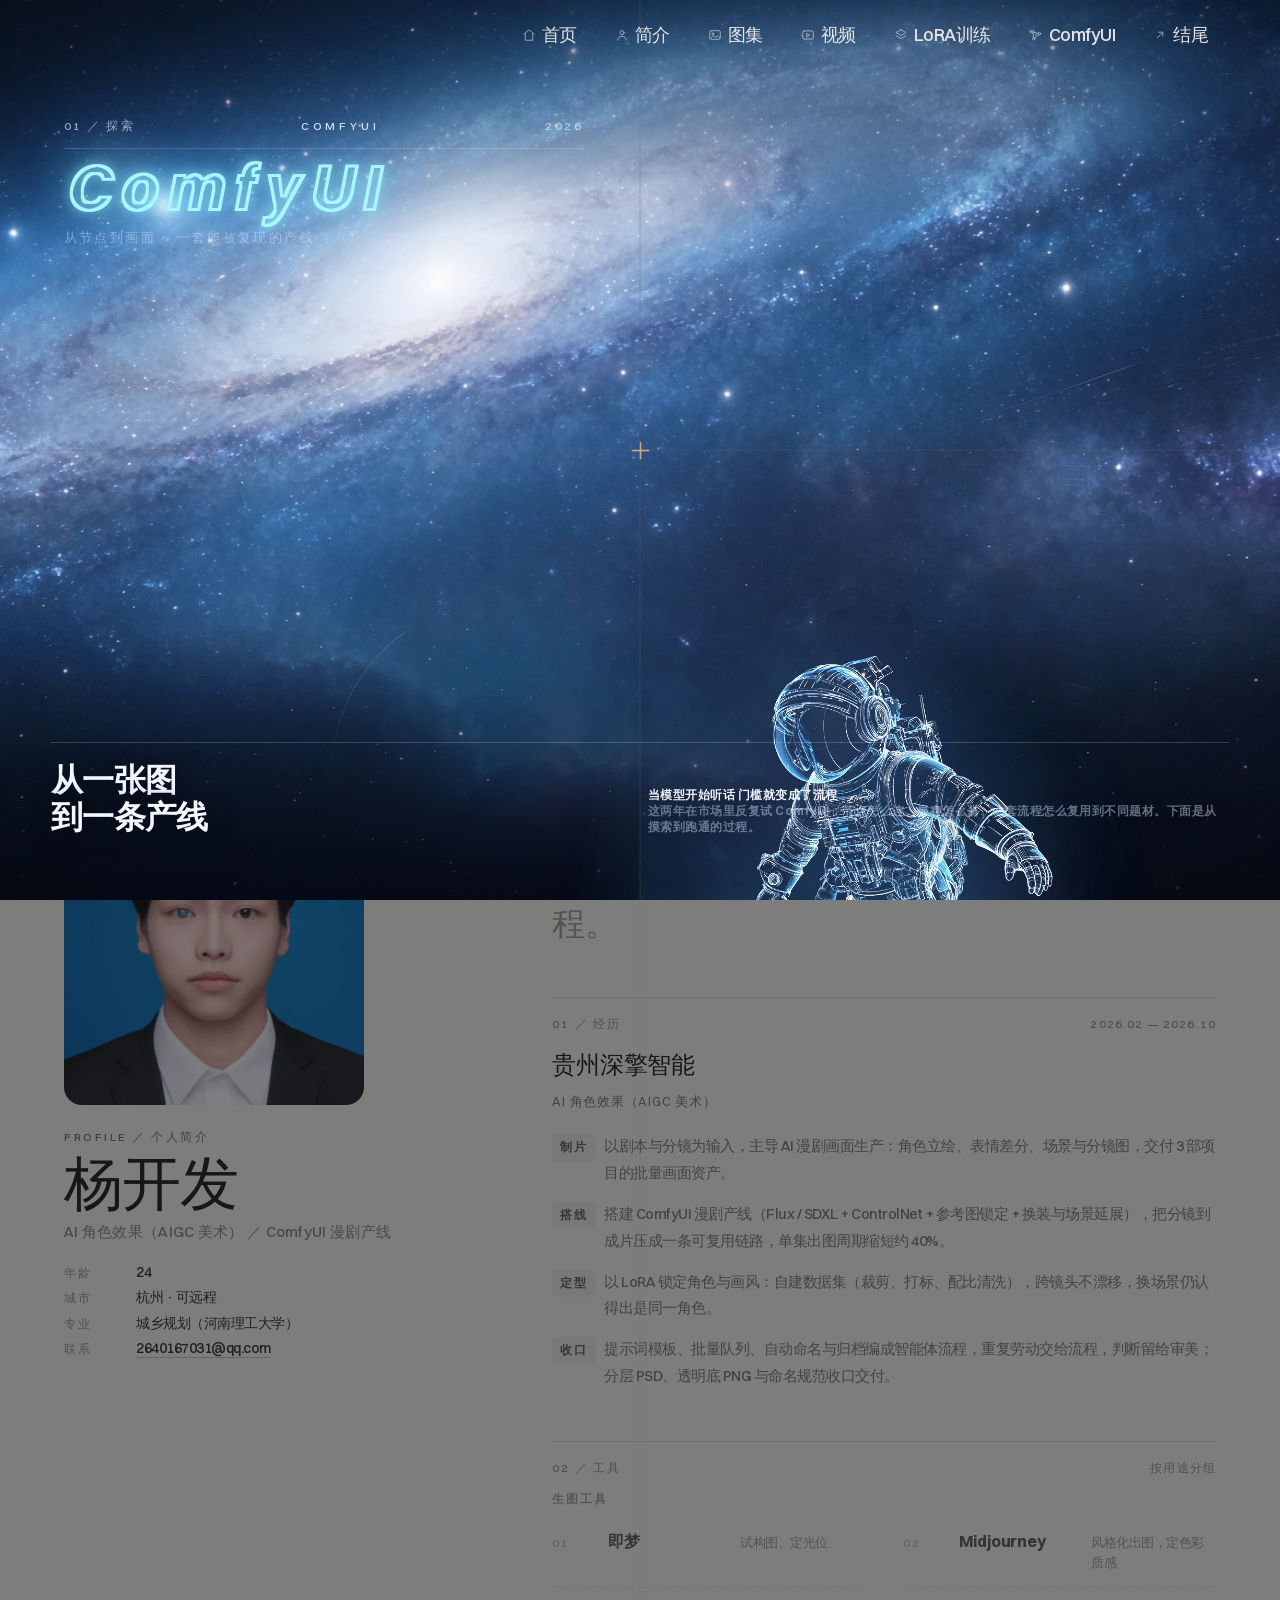
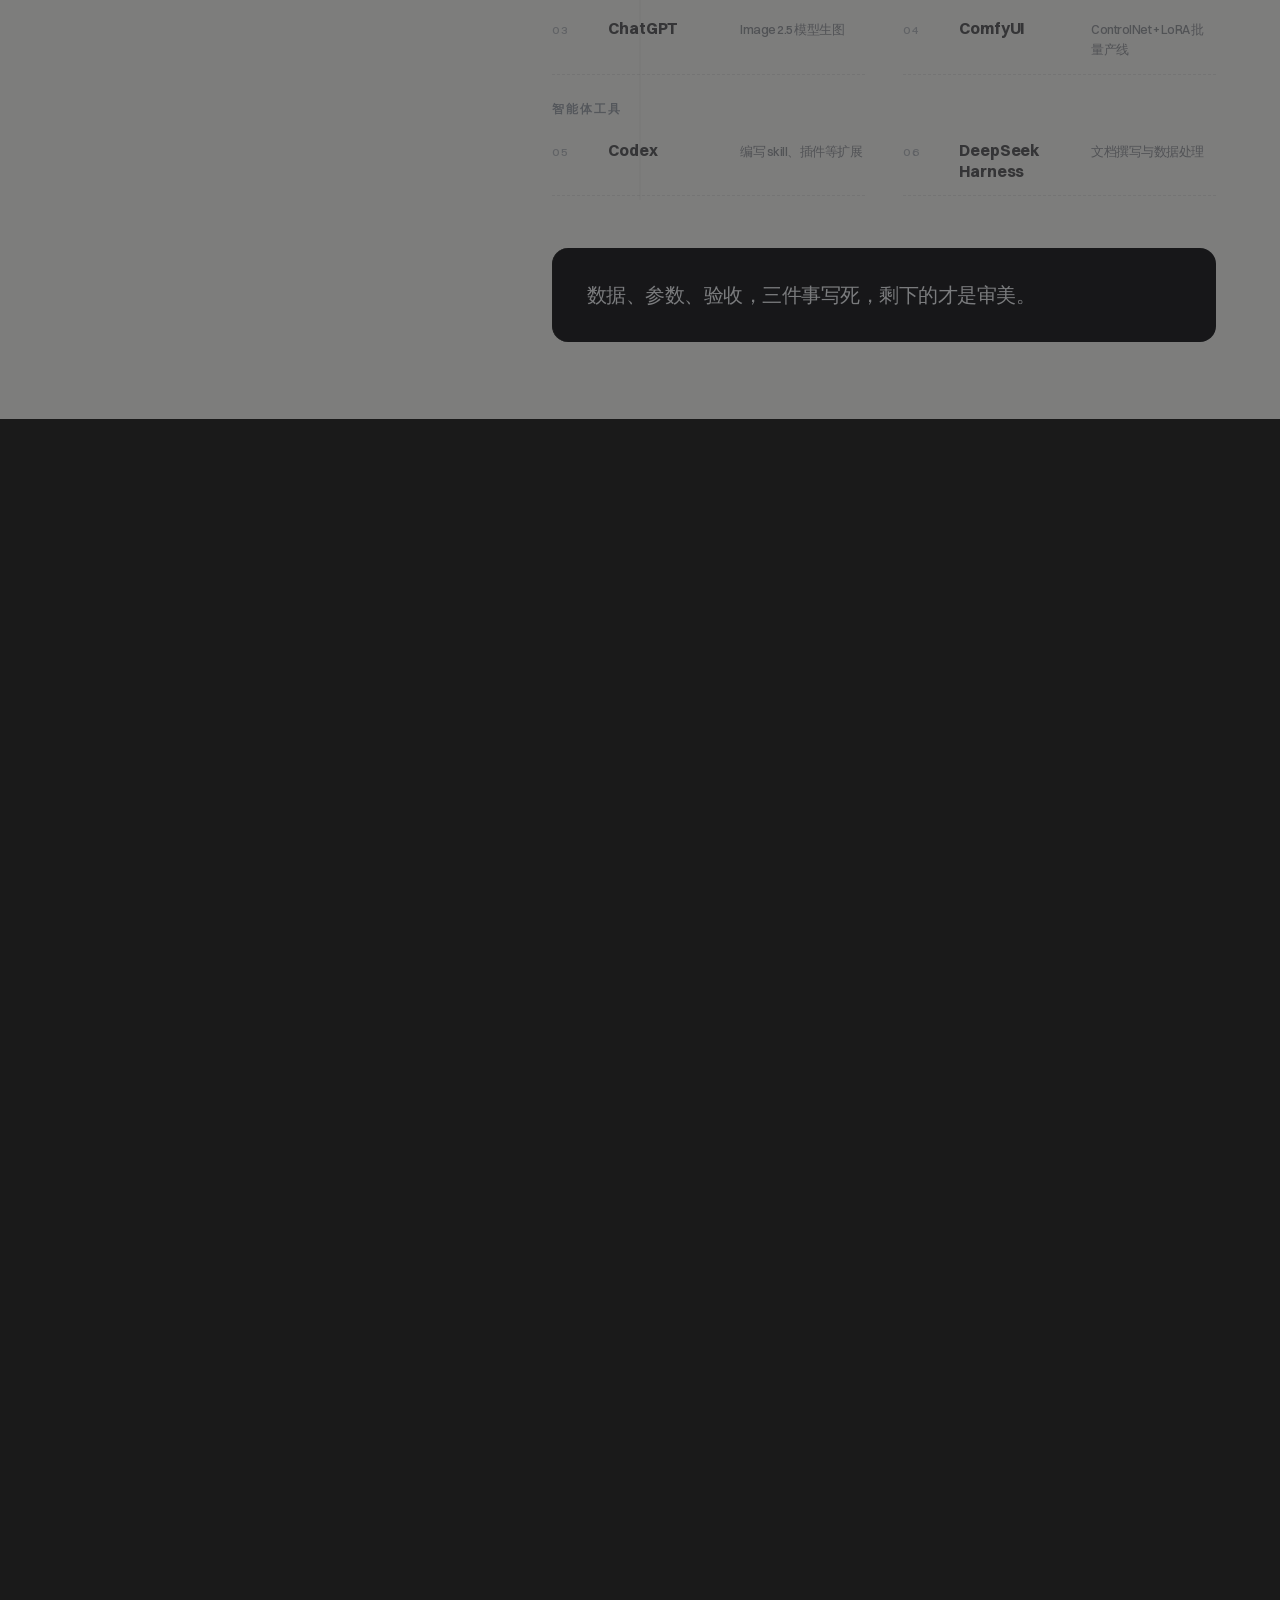
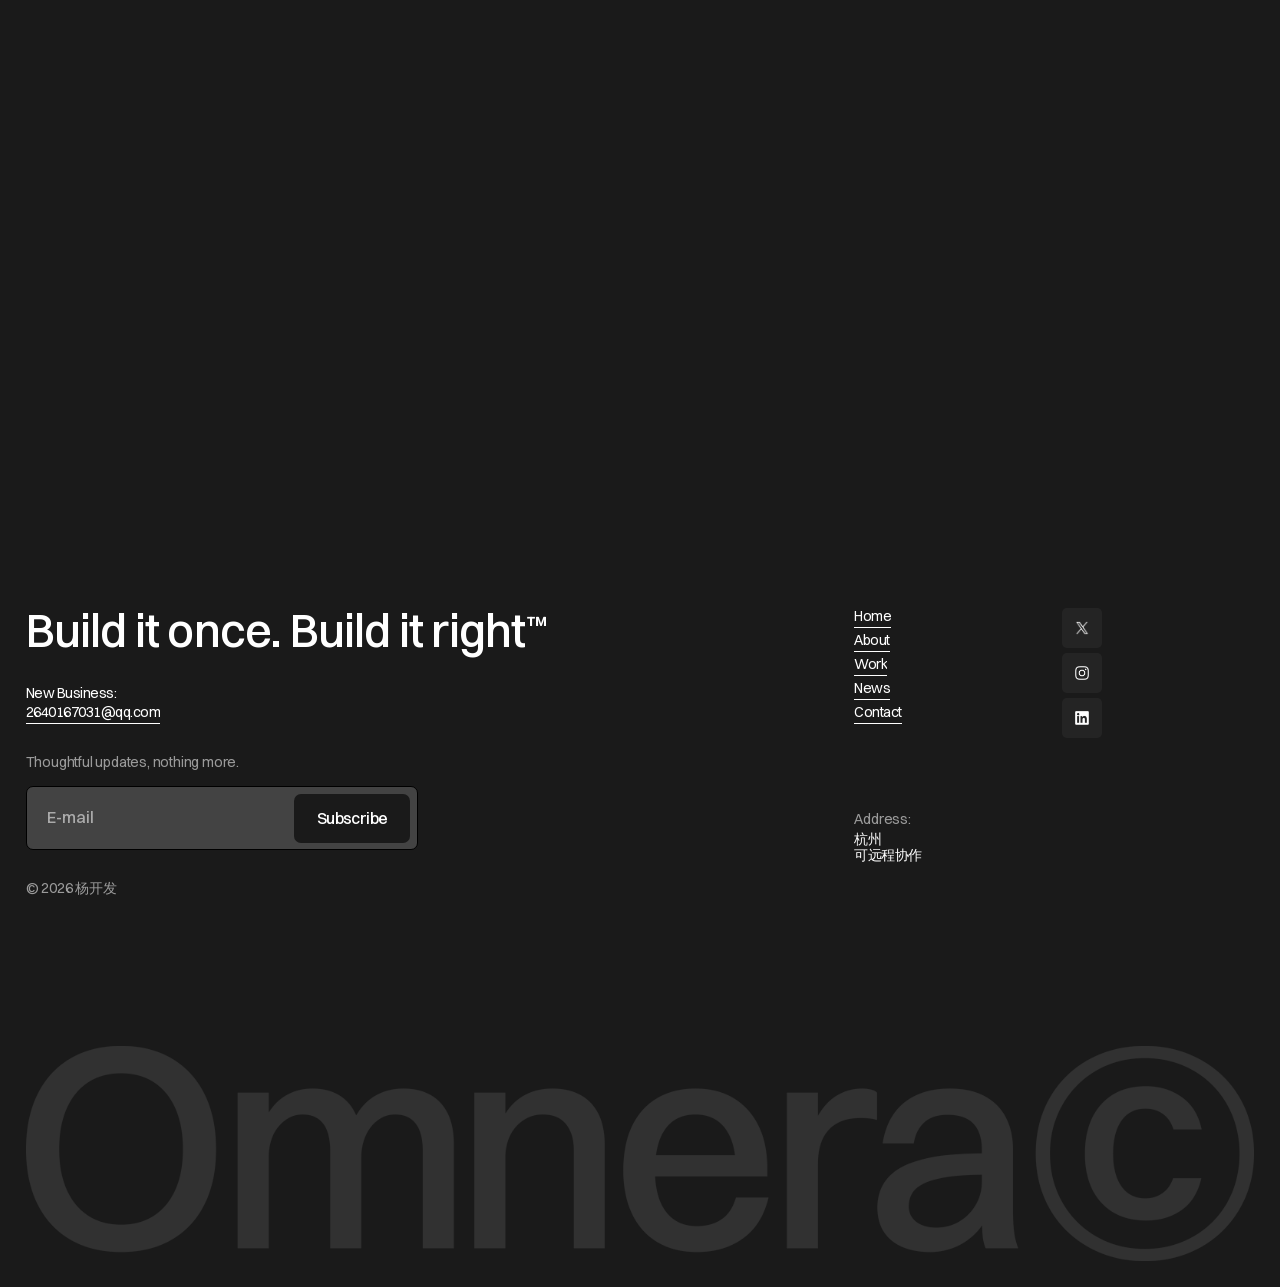
<file: index.html>
<!DOCTYPE html><!-- This site was created in Webflow. https://webflow.com --><!-- Last Published: Sun Nov 01 2026 21:32:20 GMT+0000 (Coordinated Universal Time) --><html data-wf-domain="omnerat-template.webflow.io" data-wf-page="69d61b912d27b4a53110043c" data-wf-site="69d61b912d27b4a531100460" lang="en"><head><meta charset="utf-8"/><title>Studio© — Portfolio</title><meta content="Studio© is a refined Webflow template crafted to showcase your work with clarity, structure, and intentional motion." name="description"/><meta content="Studio© - Webflow HTML website template" property="og:title"/><meta content="Studio© is a refined Webflow template crafted to showcase your work with clarity, structure, and intentional motion." property="og:description"/><meta content="https://cdn.prod.website-files.com/69d61b912d27b4a531100460/69e0c36503affcec815df52b_thumb.jpg" property="og:image"/><meta content="Studio© - Webflow HTML website template" name="twitter:title"/><meta content="Studio© is a refined Webflow template crafted to showcase your work with clarity, structure, and intentional motion." name="twitter:description"/><meta property="og:type" content="website"/><meta content="summary_large_image" name="twitter:card"/><meta content="width=device-width, initial-scale=1" name="viewport"/><meta content="Webflow" name="generator"/><link rel="stylesheet" href="assets/css/shared.css">
<link rel="stylesheet" href="assets/css/clone.css?v=89"><link rel="stylesheet" href="assets/css/v5.css?v=2"><link rel="stylesheet" href="assets/css/v6.css?v=71"><link href="assets/img/logo-small.jpg" rel="shortcut icon" type="image/x-icon"/><link href="assets/img/logo.png" rel="apple-touch-icon"/>



<style>

  html, body {
  -webkit-font-smoothing: antialiased;
  -moz-osx-font-smoothing: grayscale;
  text-rendering: optimizeLegibility;
}
  
  /* Show grid on page load (it's set to display none in Webflow) */
.transition{ display: grid; }

/* Hide grid in the editor */
.w-editor .transition{ display: none; }
  
.nav-text,
.button-text {
  display: inline-block;
  min-width: max-content;
  white-space: nowrap;
}
</style> </head><body><div class="fixed-element"><div data-w-id="ba0931a8-980e-89d4-01ec-0d3eb268380f" style="opacity:0" class="blur-effect"></div><div data-animation="default" class="navbar w-nav" data-easing2="ease" data-easing="ease" data-collapse="medium" data-w-id="9837f6c3-9169-b539-158a-ed2948b3ef44" role="banner" data-duration="400" id="Top" data-wf--navigation--variant="base"><div id="w-node-_9837f6c3-9169-b539-158a-ed2948b3ef48-48b3ef44" class="last-part"><div class="make-grid hide-mobile"><nav role="navigation" class="nav-menu w-nav-menu"><a href="index.html" class="nav-link w-inline-block w--current"><svg class="nav-ico" viewBox="0 0 24 24" fill="none" stroke="currentColor" stroke-width="1.4" stroke-linecap="round" stroke-linejoin="round" aria-hidden="true"><path d="M3 10.6 12 3.2l9 7.4"/><path d="M5.6 9.6V21h12.8V9.6"/></svg><div class="nav-text">首页</div></a><a href="index.html#meet" class="nav-link w-inline-block"><svg class="nav-ico" viewBox="0 0 24 24" fill="none" stroke="currentColor" stroke-width="1.4" stroke-linecap="round" stroke-linejoin="round" aria-hidden="true"><circle cx="12" cy="8" r="3.5"/><path d="M4.6 21c0-4.1 3.3-6.6 7.4-6.6s7.4 2.5 7.4 6.6"/></svg><div class="nav-text">简介</div></a><a href="index.html#works" class="nav-link w-inline-block"><svg class="nav-ico" viewBox="0 0 24 24" fill="none" stroke="currentColor" stroke-width="1.4" stroke-linecap="round" stroke-linejoin="round" aria-hidden="true"><rect x="3" y="4.6" width="18" height="14.8" rx="2.2"/><circle cx="8.4" cy="9.8" r="1.5"/><path d="m4.4 17.2 4.8-4.4 4 3.4 3-2.6 3.8 3.4"/></svg><div class="nav-text">图集</div></a><a href="index.html#motion" class="nav-link w-inline-block"><svg class="nav-ico" viewBox="0 0 24 24" fill="none" stroke="currentColor" stroke-width="1.4" stroke-linecap="round" stroke-linejoin="round" aria-hidden="true"><rect x="3" y="5" width="18" height="14" rx="2.2"/><path d="m10.2 9.2 4.8 2.8-4.8 2.8z"/></svg><div class="nav-text">视频</div></a><a href="index.html#lora" class="nav-link w-inline-block"><svg class="nav-ico" viewBox="0 0 24 24" fill="none" stroke="currentColor" stroke-width="1.4" stroke-linecap="round" stroke-linejoin="round" aria-hidden="true"><path d="m12 3 8.6 4.8L12 12.6 3.4 7.8 12 3Z"/><path d="m3.4 13.2 8.6 4.8 8.6-4.8"/></svg><div class="nav-text">LoRA训练</div></a><a href="index.html#comfyui" class="nav-link w-inline-block"><svg class="nav-ico" viewBox="0 0 24 24" fill="none" stroke="currentColor" stroke-width="1.4" stroke-linecap="round" stroke-linejoin="round" aria-hidden="true"><circle cx="6" cy="6.2" r="2.1"/><circle cx="18" cy="9.8" r="2.1"/><circle cx="8" cy="18" r="2.1"/><path d="M8 7.4 15.9 9.1M6.9 8.2l.7 7.7M16.3 11.9l-6.5 4.3"/></svg><div class="nav-text">ComfyUI</div></a><a href="index.html#end" class="nav-link w-inline-block"><svg class="nav-ico" viewBox="0 0 24 24" fill="none" stroke="currentColor" stroke-width="1.4" stroke-linecap="round" stroke-linejoin="round" aria-hidden="true"><path d="M7.2 16.8 16.8 7.2"/><path d="M9.6 7.2h7.2v7.2"/></svg><div class="nav-text">结尾</div></a></nav></div><div class="last-item"><div class="menu-button w-nav-button"><div data-is-ix2-target="1" class="lottie-white" data-w-id="9837f6c3-9169-b539-158a-ed2948b3ef53" data-animation-type="lottie" data-src="assets/json/hamburger-animation.json" data-loop="0" data-direction="1" data-autoplay="0" data-renderer="svg" data-default-duration="0" data-duration="1.5015014403440954" data-loading="eager"></div></div></div></div></div></div><div class="bgfx" aria-hidden="true">
  <div class="bgfx__sky"></div>
  <canvas class="bgfx__stars"></canvas>
  <div class="bgfx__veil"></div>
</div>
<div class="main-content"><div class="main-hero-wrapper"><div class="hero-main"><div class="hero-image with-image hero-space" data-hero-slot="3d">
<div class="space__camera">
<div class="space__sky"></div>
</div>
<div class="space__nebula"></div>
<div class="space__astro" aria-hidden="true"></div>
<div class="space__vig"></div>
</div><div class="container for-hero">
  <div class="hero-line"><span>01 ／ 探索</span><i>ComfyUI</i><span>2026</span></div>
  <h1 class="logo-big" data-text="ComfyUI">ComfyUI</h1>
  <p class="hero-sub">从节点到画面 · 一套能被复现的产线</p>
</div><div class="container absolute _100"><div class="bottom-grid"><div><h2 class="h2 _02 big">从一张图<br/>到一条产线</h2></div><div id="w-node-_3d052635-e052-89e0-c157-462c38f80e17-3110043c"><h2 class="h2 _01"><span class="hero-oneline">当模型开始听话 门槛就变成了流程</span><br/><span class="gray-color">这两年在市场里反复试 ComfyUI：节点怎么连、显存怎么省、一套流程怎么复用到不同题材。下面是从摸索到跑通的过程。</span></h2></div></div></div></div></div><div data-w-id="38d4477e-1853-8c35-ea4f-9aa9a42bb615"></div><div id="meet" class="content-effect _02">
<div class="bio2">
  <aside class="bio2__side">
    <figure class="bio2__portrait"><img src="assets/img/portrait-me.jpg" alt="杨开发"></figure>
    <div class="bio2__id">
      <span class="bio2__kicker">PROFILE ／ 个人简介</span>
      <h2 class="bio2__name">杨开发</h2>
      <p class="bio2__role">AI 角色效果（AIGC 美术） ／ ComfyUI 漫剧产线</p>
      <dl class="bio2__meta">
        <div><dt>年龄</dt><dd>24</dd></div>
        <div><dt>城市</dt><dd>杭州 · 可远程</dd></div>
        <div><dt>专业</dt><dd>城乡规划（河南理工大学）</dd></div>
        <div><dt>联系</dt><dd><a href="mailto:2640167031@qq.com">2640167031@qq.com</a></dd></div>
      </dl>
    </div>
  </aside>

  <div class="bio2__main">
    <p class="bio2__lede">我把生成式视觉当成产线来做：<em>把一次性的好结果，变成任何人接手都能复现的流程。</em></p>

    <section class="bio2__block">
      <header class="bio2__bhead"><span>01 ／ 经历</span><i>2026.02 — 2026.10</i></header>
      <h3>贵州深擎智能 <small>AI 角色效果（AIGC 美术）</small></h3>
      <ul class="bio2__list">
        <li><b>制片</b>以剧本与分镜为输入，主导 AI 漫剧画面生产：角色立绘、表情差分、场景与分镜图，交付 3 部项目的批量画面资产。</li>
        <li><b>搭线</b>搭建 ComfyUI 漫剧产线（Flux / SDXL + ControlNet + 参考图锁定 + 换装与场景延展），把分镜到成片压成一条可复用链路，单集出图周期缩短约 40%。</li>
        <li><b>定型</b>以 LoRA 锁定角色与画风：自建数据集（裁剪、打标、配比清洗），跨镜头不漂移，换场景仍认得出是同一角色。</li>
        <li><b>收口</b>提示词模板、批量队列、自动命名与归档编成智能体流程，重复劳动交给流程，判断留给审美；分层 PSD、透明底 PNG 与命名规范收口交付。</li>
      </ul>
    </section>

    <section class="bio2__block">
      <header class="bio2__bhead"><span>02 ／ 工具</span><i>按用途分组</i></header>
      <div class="bio2__tgroup">
      <div class="bio2__tlabel">生图工具</div>
      <ol class="bio2__tools">
        <li><span class="bio2__tn">01</span><b>即梦</b><i>试构图、定光位</i></li>
        <li><span class="bio2__tn">02</span><b>Midjourney</b><i>风格化出图，定色彩质感</i></li>
        <li><span class="bio2__tn">03</span><b>ChatGPT</b><i>Image 2.5 模型生图</i></li>
        <li><span class="bio2__tn">04</span><b>ComfyUI</b><i>ControlNet + LoRA 批量产线</i></li>
      </ol>
    </div>
    <div class="bio2__tgroup">
      <div class="bio2__tlabel">智能体工具</div>
      <ol class="bio2__tools">
        <li><span class="bio2__tn">05</span><b>Codex</b><i>编写 skill、插件等扩展</i></li>
        <li><span class="bio2__tn">06</span><b>DeepSeek Harness</b><i>文档撰写与数据处理</i></li>
      </ol>
    </div>
    </section>

    <blockquote class="bio2__quote">
      数据、参数、验收，三件事写死，剩下的才是审美。
    </blockquote>
  </div>
</div>
</div><div data-w-id="d9b97305-ff86-510a-5549-711d93bf6273"></div><div id="works" class="content-effect _01">
<header class="secx__head">
  <div class="secx__label">02 ／ 图集</div>
  <div class="secx__meta">85 张 ／ 6 个方向</div>
</header>
<h2 class="secx__title">图像是可以被拆解的</h2>
<p class="secx__lead">六个方向，同一条产线。点开任意一类，这个方向的所有图集铺开看。</p>
<div class="pf" id="catgrid"></div>
</div>
<div data-w-id="05297b9e-94fc-2baa-36f0-90a27cb0a5d5"></div><div id="motion" class="content-effect _03">
<header class="secx__head">
  <div class="secx__label">03 ／ 视频</div>
  <div class="secx__meta">5 段 ／ 共 2 分 03 秒</div>
</header>
<h2 class="secx__title">让它动起来</h2>
<p class="secx__lead">五段片子跑同一条产线：角色设定 → 关键帧 → 镜头。脸、衣服、配色在资产阶段就锁死，镜头只是把它展开；横屏那条多一步，拆角色、搭场景。</p>

<section class="flow" aria-label="横屏视频的制作思路">
  <header class="flow__head">
    <span class="flow__k">制作思路 ／ 横屏那条</span>
    <h3 class="flow__t">从一张四人同框，到一条横屏成片</h3>
    <p class="flow__intro">这条横屏不是一次生成的：先把人从合照里拆成 4 张角色设定，再按角色反推 2 套场景，最后把角色、场景和原图的构图一起合进镜头。每一步都留下可复用的资产，下次换题材，接着往下跑就行。</p>
  </header>
  <ol class="flow__list">
    <li class="flow__step">
      <span class="flow__rail" aria-hidden="true"><i>01</i></span>
      <div class="flow__side">
        <b>四人同框</b>
        <p>四个人在同一张图里，站位、身高差、服装方向已经对好。这张不直接拿去生成，只当「关系图」读：谁挨着谁、谁高谁低、视线朝哪、整体是什么氛围。</p>
        <p>真正被带走的是关系，不是像素——后面出角色、出场景、出镜头，都以它为准。</p>
        <div class="flow__chips"><span>站位关系</span><span>身高差</span><span>配色基调</span></div>
      </div>
      <div class="flow__media flow__media--one">
        <figure class="flow__cell"><div class="flow__ph"><img src="assets/img/flow-7-group.jpg" alt="参考图 07 四人同框" loading="lazy"/></div><figcaption>参考图 07 · 四人同框</figcaption></figure>
        <div class="flow__note flow__note--cards">
          <span class="flow__noteK">从这张图里拆出</span>
          <ul>
            <li><b>4</b><span>张角色设定：两男两女，服装、发色、配饰各自分开</span></li>
            <li><b>2</b><span>套场景：婚纱店与礼堂，色系跟着角色走</span></li>
            <li><b>1</b><span>条 16:9 横屏：站位沿用原图，镜头重新排</span></li>
          </ul>
        </div>
      </div>
    </li>
    <li class="flow__step">
      <span class="flow__rail" aria-hidden="true"><i>02</i></span>
      <div class="flow__side">
        <b>角色参考 1–4</b>
        <p>四个人的形象是分开定稿的：各自单独画成一张干净的设定图，去掉背景，统一光位和站姿，只保留脸型、发型、发色、服装版型和配色。</p>
        <p>四张「身份卡」按服装分得清——深蓝礼服、白纱长裙、红发鱼尾、黑色西装。定死之后换姿态、换场景、换镜头，人还是这个人。</p>
        <div class="flow__chips"><span>五官与发型固定</span><span>服装配色固定</span><span>白底全身</span><span>同一光位</span></div>
      </div>
      <div class="flow__media flow__media--four">
        <figure class="flow__cell"><div class="flow__ph"><img src="assets/img/flow-char-1.jpg" alt="角色参考 1 深蓝礼服" loading="lazy"/></div><figcaption>角色 01 · 深蓝礼服</figcaption></figure>
        <figure class="flow__cell"><div class="flow__ph"><img src="assets/img/flow-char-2.jpg" alt="角色参考 2 白纱长裙" loading="lazy"/></div><figcaption>角色 02 · 白纱长裙</figcaption></figure>
        <figure class="flow__cell"><div class="flow__ph"><img src="assets/img/flow-char-3.jpg" alt="角色参考 3 红发鱼尾" loading="lazy"/></div><figcaption>角色 03 · 红发鱼尾</figcaption></figure>
        <figure class="flow__cell"><div class="flow__ph"><img src="assets/img/flow-char-4.jpg" alt="角色参考 4 黑色西装" loading="lazy"/></div><figcaption>角色 04 · 黑色西装</figcaption></figure>
      </div>
    </li>
    <li class="flow__step">
      <span class="flow__rail" aria-hidden="true"><i>03</i></span>
      <div class="flow__side">
        <b>场景参考 5–6</b>
        <p>场景不是凭空写的，是照着角色反推的：两位新娘对应婚纱店与礼堂两个空间，白纱、花艺、吊灯、地毯的颜色都跟角色服装的色系对应。</p>
        <p>先出空景，再让人物站进去——人景分开做，才不会互相抢光、抢色。</p>
        <div class="flow__chips"><span>先空景后人物</span><span>与服装同色系</span><span>光位统一</span></div>
      </div>
      <div class="flow__media flow__media--two">
        <figure class="flow__cell"><div class="flow__ph"><img src="assets/img/flow-scene-5.jpg" alt="场景参考 5 婚纱店" loading="lazy"/></div><figcaption>场景 05 · 满墙白纱</figcaption></figure>
        <figure class="flow__cell"><div class="flow__ph"><img src="assets/img/flow-scene-6.jpg" alt="场景参考 6 礼堂" loading="lazy"/></div><figcaption>场景 06 · 粉色礼堂</figcaption></figure>
      </div>
    </li>
    <li class="flow__step">
      <span class="flow__rail" aria-hidden="true"><i>04</i></span>
      <div class="flow__side">
        <b>横屏成片</b>
        <p>把 4 张角色卡、2 张场景卡和参考图 07 的构图喂进同一条流程，顺序是：定构图 → 排站位 → 出关键帧 → 生成镜头。</p>
        <p>成片 16:9，站位和原图对得上，衣服、发色在多人镜头里保持一致——不换脸、不换装。</p>
        <div class="flow__chips"><span>构图对齐 07</span><span>多人一致性</span><span>16:9</span></div>
      </div>
      <div class="flow__media flow__media--wide">
        <figure class="flow__cell">
          <div class="flow__ph flow__ph--video">
            <figure class="film4 film4--landscape" data-film="assets/video/reel-wedding.mp4" data-orient="landscape">
              <video poster="assets/img/poster-reel-wedding.jpg" muted loop playsinline preload="none" src="assets/video/reel-wedding.mp4"></video>
            </figure>
          </div>
          <figcaption>成片 · 点开看完整片段</figcaption>
        </figure>
      </div>
    </li>
  </ol>
</section>

<div class="films4__head"><span>竖屏成片</span><em>4 条 ／ 一条挨一条，不错位</em></div>
<div class="films4__stack">
    <figure class="film4 film4--portrait" data-film="assets/video/reel-fit.mp4" data-orient="portrait">
      <video poster="assets/img/poster-reel-fit.jpg" muted loop playsinline preload="none" src="assets/video/reel-fit.mp4"></video>
    </figure>
    <figure class="film4 film4--portrait" data-film="assets/video/reel-dance.mp4" data-orient="portrait">
      <video poster="assets/img/poster-reel-dance.jpg" muted loop playsinline preload="none" src="assets/video/reel-dance.mp4"></video>
    </figure>
    <figure class="film4 film4--portrait" data-film="assets/video/reel-date.mp4" data-orient="portrait">
      <video poster="assets/img/poster-reel-date.jpg" muted loop playsinline preload="none" src="assets/video/reel-date.mp4"></video>
    </figure>
    <figure class="film4 film4--portrait" data-film="assets/video/reel-feixue.mp4" data-orient="portrait">
      <video poster="assets/img/poster-reel-feixue.jpg" muted loop playsinline preload="none" src="assets/video/reel-feixue.mp4"></video>
    </figure></div>
</div><div data-w-id="9b9b42bd-15e6-9a49-6d70-f230a6b0bef0"><div data-w-id="e12ade5c-94af-493e-64ec-2022334883fa"></div><div id="lora" class="content-effect _04">
<header class="secx__head">
  <div class="secx__label">04 ／ LoRA 训练</div>
  <div class="secx__meta">3 个模型 ／ 在线查看模型</div>
</header>
<h2 class="secx__title">LoRA 是怎么练出来的</h2>
<p class="secx__lead">50 张水彩、6000 步，练出一个画水彩的模型；50 张版画、3000 步，练出套色和刀痕；40 张非遗服饰配版型、纹样、配色标注，3000 步练成图生图编辑。底模、步数、数据量和许可都记在卡片上，点「在线查看模型」能看权重和示例图。</p>



<article class="lm">
  <header class="lm__head">
    <span class="lm__no">01</span>
    <h3 class="lm__title">水彩手绘</h3>
    <i class="lm__code">WATERCOLOR · KREA 2</i>
    <a class="lm__btn" href="https://www.modelscope.cn/aigc/models/ykf122945dcz/Shuicai_Shouhui_Krea2_Lora" target="_blank" rel="noopener">在线查看模型 ↗</a>
  </header>
  <div class="lm__grid">
    <figure class="lm__media">
      <img src="assets/img/lora-shuicai-main.jpg" alt="水彩手绘 LoRA 效果预览" loading="lazy">
      
    </figure>
    <div class="lm__body">
      <p class="lm__lede">纸纹、晕染、留白——水彩的笔触走向能被稳定复现，换题材也不跑味。</p>
      <dl class="lm__spec">
        <div class="wide"><dt>BASE MODEL</dt><dd>krea/Krea-2-Turbo</dd></div>
        <div><dt>MODEL TYPE</dt><dd>LoRA</dd></div>
        <div><dt>TASK</dt><dd>文生图</dd></div>
        <div><dt>SUB VISION</dt><dd>KREA_2_TURBO</dd></div>
        <div><dt>DATASET</dt><dd>50 张</dd></div>
        <div><dt>STEPS</dt><dd>6,000</dd></div>
        <div><dt>TRAINER</dt><dd>DiffSynth-Studio</dd></div>
        <div><dt>LICENSE</dt><dd>Apache-2.0</dd></div>
        <div><dt>TRIGGER</dt><dd>无</dd></div>
        <div><dt>AUTHOR</dt><dd>ykf122945dcz</dd></div>
        <div class="wide"><dt>MODEL ID</dt><dd>ykf122945dcz/Shuicai_Shouhui_Krea2_Lora</dd></div>
      </dl>
    </div>
  </div>
  <div class="lm__stripwrap">
    <div class="lm__stripcap"><span class="lm__tagline"><b>KREA 2</b><i>效果预览</i></span><span>示例 10 张</span></div>
    <div class="lm__strip" data-dir="right"><div class="lm__track"><img src="assets/img/lora-shuicai-t01.jpg" alt="" loading="lazy"><img src="assets/img/lora-shuicai-t02.jpg" alt="" loading="lazy"><img src="assets/img/lora-shuicai-t03.jpg" alt="" loading="lazy"><img src="assets/img/lora-shuicai-t04.jpg" alt="" loading="lazy"><img src="assets/img/lora-shuicai-t05.jpg" alt="" loading="lazy"><img src="assets/img/lora-shuicai-t06.jpg" alt="" loading="lazy"><img src="assets/img/lora-shuicai-t07.jpg" alt="" loading="lazy"><img src="assets/img/lora-shuicai-t08.jpg" alt="" loading="lazy"><img src="assets/img/lora-shuicai-t09.jpg" alt="" loading="lazy"><img src="assets/img/lora-shuicai-t10.jpg" alt="" loading="lazy"></div></div>
  </div>
</article>

<article class="lm">
  <header class="lm__head">
    <span class="lm__no">02</span>
    <h3 class="lm__title">版画</h3>
    <i class="lm__code">PRINT · KREA 2</i>
    <a class="lm__btn" href="https://www.modelscope.cn/aigc/models/ykf122945dcz/Banhua_Krea2_Lora" target="_blank" rel="noopener">在线查看模型 ↗</a>
  </header>
  <div class="lm__grid">
    <figure class="lm__media">
      <img src="assets/img/lora-banhua-1.png" alt="版画 LoRA 效果预览" loading="lazy">
      
    </figure>
    <div class="lm__body">
      <p class="lm__lede">硬边、套色、刀痕——版画的质感是结构性的，风格先立住，细节才有地方落。</p>
      <dl class="lm__spec">
        <div class="wide"><dt>BASE MODEL</dt><dd>krea/Krea-2-Turbo</dd></div>
        <div><dt>MODEL TYPE</dt><dd>LoRA</dd></div>
        <div><dt>TASK</dt><dd>文生图</dd></div>
        <div><dt>SUB VISION</dt><dd>KREA_2_TURBO</dd></div>
        <div><dt>DATASET</dt><dd>50 张</dd></div>
        <div><dt>STEPS</dt><dd>3,000</dd></div>
        <div><dt>TRAINER</dt><dd>DiffSynth-Studio</dd></div>
        <div><dt>LICENSE</dt><dd>Apache-2.0</dd></div>
        <div><dt>TRIGGER</dt><dd>无</dd></div>
        <div><dt>AUTHOR</dt><dd>ykf122945dcz</dd></div>
        <div class="wide"><dt>MODEL ID</dt><dd>ykf122945dcz/Banhua_Krea2_Lora</dd></div>
      </dl>
    </div>
  </div>
  <div class="lm__stripwrap">
    <div class="lm__stripcap"><span class="lm__tagline"><b>KREA 2</b><i>效果预览</i></span><span>示例 10 张</span></div>
    <div class="lm__strip" data-dir="left"><div class="lm__track"><img src="assets/img/lora-banhua-t01.jpg" alt="" loading="lazy"><img src="assets/img/lora-banhua-t02.jpg" alt="" loading="lazy"><img src="assets/img/lora-banhua-t03.jpg" alt="" loading="lazy"><img src="assets/img/lora-banhua-t04.jpg" alt="" loading="lazy"><img src="assets/img/lora-banhua-t05.jpg" alt="" loading="lazy"><img src="assets/img/lora-banhua-t06.jpg" alt="" loading="lazy"><img src="assets/img/lora-banhua-t07.jpg" alt="" loading="lazy"><img src="assets/img/lora-banhua-t08.jpg" alt="" loading="lazy"><img src="assets/img/lora-banhua-t09.jpg" alt="" loading="lazy"><img src="assets/img/lora-banhua-t10.jpg" alt="" loading="lazy"></div></div>
  </div>
</article>

<article class="lm">
  <header class="lm__head">
    <span class="lm__no">03</span>
    <h3 class="lm__title">非遗服饰</h3>
    <i class="lm__code">HERITAGE COSTUME · QWEN IMAGE EDIT</i>
    <a class="lm__btn" href="https://www.modelscope.cn/aigc/models/ykf122945dcz/FeiyiFushi_Qwen_Lora" target="_blank" rel="noopener">在线查看模型 ↗</a>
  </header>
  <div class="lm__grid">
    <figure class="lm__media">
      <img src="assets/img/lora-feiyi-main.jpg" alt="非遗服饰 LoRA 效果预览" loading="lazy">
      
    </figure>
    <div class="lm__body">
      <p class="lm__lede">版型、纹样、配色跟着角色走——换场景、换姿势，衣服还是那件衣服。</p>
      <dl class="lm__spec">
        <div class="wide"><dt>BASE MODEL</dt><dd>Qwen/Qwen-Image-Edit-2511</dd></div>
        <div><dt>MODEL TYPE</dt><dd>LoRA</dd></div>
        <div><dt>TASK</dt><dd>图生图编辑</dd></div>
        <div><dt>SUB VISION</dt><dd>QWEN_IMAGE_EDIT_2511</dd></div>
        <div><dt>DATASET</dt><dd>40 张</dd></div>
        <div><dt>STEPS</dt><dd>3,000</dd></div>
        <div><dt>TRAINER</dt><dd>DiffSynth-Studio</dd></div>
        <div><dt>LICENSE</dt><dd>Apache-2.0</dd></div>
        <div><dt>TRIGGER</dt><dd>无</dd></div>
        <div><dt>AUTHOR</dt><dd>ykf122945dcz</dd></div>
        <div class="wide"><dt>MODEL ID</dt><dd>ykf122945dcz/FeiyiFushi_Qwen_Lora</dd></div>
      </dl>
    </div>
  </div>
  <div class="lm__stripwrap">
    <div class="lm__stripcap"><span class="lm__tagline"><b>QWEN EDIT</b><i>效果预览</i></span><span>示例 10 张</span></div>
    <div class="lm__strip" data-dir="right"><div class="lm__track"><img src="assets/img/heritage-1.jpg" alt="" loading="lazy"><img src="assets/img/heritage-2.jpg" alt="" loading="lazy"><img src="assets/img/heritage-3.jpg" alt="" loading="lazy"><img src="assets/img/heritage-4.jpg" alt="" loading="lazy"><img src="assets/img/heritage-5.jpg" alt="" loading="lazy"><img src="assets/img/heritage-6.jpg" alt="" loading="lazy"><img src="assets/img/heritage-7.jpg" alt="" loading="lazy"><img src="assets/img/heritage-8.jpg" alt="" loading="lazy"><img src="assets/img/heritage-9.jpg" alt="" loading="lazy"><img src="assets/img/heritage-10.jpg" alt="" loading="lazy"></div></div>
  </div>
</article>
</div><div data-w-id="03a8aa71-00e5-6071-081d-68ddfeac844f"></div></div><div data-w-id="a1c85255-1cb9-3f59-8d3a-5d017ccef351"></div><div id="comfyui" class="content-effect _06">
<div class="secx">
  <header class="secx__head">
    <div class="secx__label">05 ／ ComfyUI</div>
    <div class="secx__meta">4 个在线工作流</div>
  </header>
  <h2 class="secx__title">流程是可以被复用的</h2>
  <p class="secx__lead">四套跑在 RunningHub 上的工作流——三套负责图片处理、一套负责文生图。节点和参数都固定好了，点「在线查看工作流」进运行页，带自己的图就能跑。</p>
  
  <div class="wfs">
    <article class="wf">
      <div class="wf__body">
        <span class="wf__tag">图片放大</span>
        <h3>动漫放大 · Upscale</h3>
        <p>二次元／cartoon 图一键放大，线条和脸都不糊，出图能直接接着用。</p>
        <div class="wf__chips"><span>动漫 · 二次元 · cartoon</span><span>Lite · Plus · Ultra</span><span>批量放大</span></div>
        <div class="wf__actions"><a href="https://www.runninghub.cn/workflow/2122090201991442434?source=workspace" target="_blank" rel="noopener" class="wf__btn">在线查看工作流 ↗</a></div>
      </div>
      <div class="wf__media wf__media--compare">
        <div class="wf__cmp-wrap">
          <div class="wf__compare" data-compare>
            <img class="wf__cmp-a" src="assets/img/comfy-1-before.jpg" alt="参考图" loading="lazy">
            <img class="wf__cmp-b" src="assets/img/comfy-1-after.jpg" alt="放大" loading="lazy">
            <span class="wf__cmp-handle" role="slider" aria-label="拖动对比原图与放大">↔</span>
          </div>
          <div class="wf__cmp-caption">
            <div><b>参考图</b></div>
            <div><b>放大</b></div>
          </div>
        </div>
      </div>
    </article>
    <article class="wf">
      <div class="wf__body">
        <span class="wf__tag">风格转绘</span>
        <h3>Qwen-Image-Edit · 一键转宫崎骏风</h3>
        <p>上传一张人像，整张转成宫崎骏动画的配色和笔触，人物特征保留。</p>
        <div class="wf__chips"><span>Qwen-Image-Edit 2511</span><span>宫崎骏风</span><span>一键转绘</span></div>
        <div class="wf__actions"><a href="https://www.runninghub.cn/workflow/2122044809585188865?source=workspace" target="_blank" rel="noopener" class="wf__btn">在线查看工作流 ↗</a></div>
      </div>
      <div class="wf__media wf__media--compare">
        <div class="wf__cmp-wrap">
          <div class="wf__compare" data-compare>
            <img class="wf__cmp-a" src="assets/img/comfy-2-before.jpg" alt="参考图" loading="lazy">
            <img class="wf__cmp-b" src="assets/img/comfy-2-after.jpg" alt="宫崎骏风" loading="lazy">
            <span class="wf__cmp-handle" role="slider" aria-label="拖动对比原图与宫崎骏风">↔</span>
          </div>
          <div class="wf__cmp-caption">
            <div><b>参考图</b></div>
            <div><b>宫崎骏风</b></div>
          </div>
        </div>
      </div>
    </article>
    <article class="wf">
      <div class="wf__body">
        <span class="wf__tag">图片修复</span>
        <h3>MOSS 洗图 · 2K 极速版</h3>
        <p>糊图、噪点和压缩痕迹一并洗掉，出 2K 干净图，二次修复也好用。</p>
        <div class="wf__chips"><span>MOSS 图生图</span><span>一键洗图</span><span>2K 极速</span></div>
        <div class="wf__actions"><a href="https://www.runninghub.cn/workflow/2122069588325257217?source=workspace" target="_blank" rel="noopener" class="wf__btn">在线查看工作流 ↗</a></div>
      </div>
      <div class="wf__media wf__media--compare">
        <div class="wf__cmp-wrap">
          <div class="wf__compare" data-compare>
            <img class="wf__cmp-a" src="assets/img/comfy-3-before.jpg" alt="参考图" loading="lazy">
            <img class="wf__cmp-b" src="assets/img/comfy-3-after.jpg" alt="洗图后" loading="lazy">
            <span class="wf__cmp-handle" role="slider" aria-label="拖动对比原图与洗图后">↔</span>
          </div>
          <div class="wf__cmp-caption">
            <div><b>参考图</b></div>
            <div><b>洗图后</b></div>
          </div>
        </div>
      </div>
    </article>
    <article class="wf">
      <div class="wf__body">
        <span class="wf__tag">文生图</span>
        <h3>Krea2 中式华服 · 簪花美人</h3>
        <p>Krea2 出中式华服人像：簪花、纹样、布料质感都写进提示词模板，换色换景不换人。</p>
        <div class="wf__chips"><span>Krea2</span><span>MJCN 9500 步</span><span>中式华服</span></div>
        <div class="wf__actions"><a href="https://www.runninghub.cn/workflow/2122089759584636930" target="_blank" rel="noopener" class="wf__btn">在线查看工作流 ↗</a></div>
      </div>
      <div class="wf__media wf__media--single">
        <figure><img src="assets/img/comfy-4.jpg" alt="Krea2 中式华服文生图示例" loading="lazy"><figcaption>文生图示例</figcaption></figure>
      </div>
    </article>
  </div>
</div>
</div><div data-w-id="6515c2c8-1564-5bf5-da63-c4faaee5df77"></div><div data-w-id="b031d7c8-7304-db85-87d0-4e4fa8886303"></div><div data-w-id="303f7865-e3ab-a398-e46e-b21982f0cbb1"></div>
<div class="endsec content-effect" id="end">
  <div class="endsec__bg" aria-hidden="true"></div>
  <div class="endsec__inner">
    <div class="endsec__eyebrow">06 ／ 结尾</div>
    <h2 class="endsec__title" data-text="Creation">Creation</h2>
    <div class="endsec__cols">
      <p>一开始只是想「让图好看一点」。后来发现真正难的是：同一个角色能不能稳定地画出来，一套流程能不能交给别人跑。</p>
      <p>现在这两件事算是跑通了，人也就松下来了——但松下来不等于到头。模型在变，题材在变，还有很多画面没被做出来。所以这片星系还得继续飞。</p>
    </div>
    <a href="index.html" class="endsec__back">回到起点 ↺</a>
  </div>
</div>

<div id="contact" class="content-effect _09"><div class="footer"><div class="container"><div class="footer-grid"><div class="footer-column"><h2 class="h2 text-weight">Build it once. Build it right<span class="tm-small">™</span><br/></h2><div class="divider-s"></div><div class="flex-footer"><div class="text-footer">New Business:</div><a href="#" data-wf--button-line--variant="base" class="button-link w-inline-block"><div class="button-flex"><div class="text-overflow"><div class="navigation-text-main _01">2640167031@qq.com</div><div class="navigation-text-main _02">2640167031@qq.com</div></div><div class="line-divider"><div class="line-absolute"></div></div></div></a></div><div class="divider-s"></div><div><div class="text-footer light">Thoughtful updates, nothing more.</div></div><div class="divider-xs"></div><div><div class="footer-form w-form"><form id="Subscribe-Footer" name="wf-form-Subscribe" data-name="Subscribe" method="get" class="subscribe-form" data-wf-page-id="69d61b912d27b4a53110043c" data-wf-element-id="e80e2e73-1bfa-7773-d1f8-732ce0ccb51a"><input class="subscribe-field-main w-node-e80e2e73-1bfa-7773-d1f8-732ce0ccb51b-e0ccb503 w-input" maxlength="256" name="Subscribe" data-name="Subscribe" placeholder="E-mail" type="email" id="Subscribe" required=""/><input type="submit" data-wait="Please wait..." class="button-sbc for-sbc w-button" value="Subscribe"/></form><div class="success-message-main w-form-done"><div>Thank you for subscribing!</div></div><div class="error-message w-form-fail"><div>Oops! Something went wrong while submitting the form.</div></div></div></div><div class="divider-xs"></div><div><div class="text-footer light">© 2026 杨开发</div></div></div><div class="grid-right-footer"><div><div class="flex-footer _01"><a href="index.html" data-wf--button-line--variant="base" aria-current="page" class="button-link w-inline-block w--current"><div class="button-flex"><div class="text-overflow"><div class="navigation-text-main _01">Home</div><div class="navigation-text-main _02">Home</div></div><div class="line-divider"><div class="line-absolute"></div></div></div></a><a href="index.html#meet" data-wf--button-line--variant="base" class="button-link w-inline-block"><div class="button-flex"><div class="text-overflow"><div class="navigation-text-main _01">About</div><div class="navigation-text-main _02">About</div></div><div class="line-divider"><div class="line-absolute"></div></div></div></a><a href="work.html" data-wf--button-line--variant="base" class="button-link w-inline-block"><div class="button-flex"><div class="text-overflow"><div class="navigation-text-main _01">Work</div><div class="navigation-text-main _02">Work</div></div><div class="line-divider"><div class="line-absolute"></div></div></div></a><a href="news.html" data-wf--button-line--variant="base" class="button-link w-inline-block"><div class="button-flex"><div class="text-overflow"><div class="navigation-text-main _01">News</div><div class="navigation-text-main _02">News</div></div><div class="line-divider"><div class="line-absolute"></div></div></div></a><a href="contact.html" data-wf--button-line--variant="base" class="button-link w-inline-block"><div class="button-flex"><div class="text-overflow"><div class="navigation-text-main _01">Contact</div><div class="navigation-text-main _02">Contact</div></div><div class="line-divider"><div class="line-absolute"></div></div></div></a></div></div><div><div class="flex-footer"><div class="social-wrapper"><a href="https://x.com/" target="_blank" class="logo-testimonials rl w-inline-block"><img width="14" loading="lazy" alt="" src="assets/img/x.webp" sizes="(max-width: 991px) 14px, 1vw" srcset="assets/img/x-p-500.png 500w, assets/img/x.webp 512w"/></a><a href="https://instagram.com/" target="_blank" class="logo-testimonials rl w-inline-block"><img width="16" loading="lazy" alt="" src="assets/img/insta.png" sizes="(max-width: 767px) 16px, (max-width: 991px) 2vw, (max-width: 1919px) 16px, 1vw" srcset="assets/img/insta-p-500.png 500w, assets/img/insta.png 512w"/></a><a href="https://linkedin.com/" target="_blank" class="logo-testimonials rl w-inline-block"><img width="16" loading="lazy" alt="" src="assets/img/li.png" sizes="(max-width: 767px) 16px, (max-width: 991px) 2vw, (max-width: 1919px) 16px, 1vw" srcset="assets/img/li-p-500.png 500w, assets/img/li.png 512w"/></a></div></div></div><div class="flex-footer"><div class="text-footer light">Address:</div><div class="text-footer">杭州<br/>可远程协作</div></div></div></div><div class="divider-xl"></div><div><img width="2000" loading="lazy" alt="" src="assets/img/logo-big.png" sizes="100vw" srcset="assets/img/logo-big-p-500.png 500w, assets/img/logo-big-p-800.png 800w, assets/img/logo-big-p-1080.png 1080w, assets/img/logo-big-p-1600.png 1600w, assets/img/logo-big-p-2000.png 2000w, assets/img/logo-big-p-2600.png 2600w, assets/img/logo-big-p-3200.png 3200w, assets/img/logo-big.png 4000w" class="logo-footer"/></div></div></div></div></div><div class="transition"><div class="transition-block"></div></div><div class="plus-line-wrapper"><div class="verical-line"></div><div class="horizontal-line"></div><div class="plus-wrapper"></div></div>


<!-- Lenis setup -->
<script src="assets/js/gsap.min.js"></script>
<script src="assets/js/ScrollTrigger.min.js"></script>
<script src="assets/js/SplitText.min.js"></script>
<script src="assets/js/CustomEase.min.js"></script>
<script src="assets/js/lenis.min.js"></script>
<script src="assets/js/clone.js?v=56"></script><script src="assets/js/works-data.js?v=1"></script><script src="assets/js/v5.js?v=1"></script><script src="assets/js/v6.js?v=17"></script><script src="assets/js/v7-gallery.js?v=6"></script>
<div data-w-id="bbff4991-767b-b614-f7ca-92750336a1ec" style="opacity:0" class="badge-content"><div data-w-id="bbff4991-767b-b614-f7ca-92750336a1ed" class="remove-icon"><img width="7" loading="lazy" alt="" src="assets/img/close.png"></div><a data-w-id="bbff4991-767b-b614-f7ca-92750336a1ef" href="assets/img/pricing" target="_blank" class="badge-wrapper w-inline-block"><div class="photo-badge"><video poster="assets/img/6970fd4b25986a180c7fdfd2-6ab50cd7bd8e93127ef54b92_rendere-1-_poster.0000000.jpg" playsinline="" loop="" muted="" autoplay="" class="badge-video badge-video"><source type="video/mp4" src="assets/video/6970fd4b25986a180c7fdfd2-6ab50cd7bd8e93127ef54b92_rendere-1-_mp4.mp4"><source type="video/webm" src="assets/video/6970fd4b25986a180c7fdfd2-6ab50cd7bd8e93127ef54b92_rendere-1-_webm.webm"></video></div></a></div>
<div class="vmodal" aria-hidden="true">
  <button class="vmodal__x" type="button" aria-label="关闭">✕</button>
  <div class="vmodal__stage"><video controls playsinline preload="none"></video></div>
  <span class="vmodal__src"></span>
</div>

<svg class="svg-defs" aria-hidden="true" focusable="false" width="0" height="0" style="position:absolute;width:0;height:0;overflow:hidden">
<defs>
<filter id="heroRing" x="-18%" y="-24%" width="136%" height="148%" color-interpolation-filters="sRGB">
<feMorphology in="SourceAlpha" operator="erode" radius="3" result="shrunk"/>
<feComposite in="SourceAlpha" in2="shrunk" operator="out" result="ring"/>
<feGaussianBlur in="ring" stdDeviation="0.35" result="ringSoft"/>
<feFlood flood-color="#a8f6ff" result="tint"/>
<feComposite in="tint" in2="ringSoft" operator="in" result="outline"/>
</filter>
</defs>
</svg>
<svg width="0" height="0" style="position:absolute;overflow:hidden" aria-hidden="true" focusable="false"><defs><filter id="endRing" x="-12%" y="-16%" width="124%" height="132%" color-interpolation-filters="sRGB"><feMorphology in="SourceAlpha" operator="erode" radius="9" result="shrunk"/><feComposite in="SourceAlpha" in2="shrunk" operator="out" result="ring"/><feGaussianBlur in="ring" stdDeviation="0.9"/><feFlood flood-color="#a8f6ff"/><feComposite in2="SourceAlpha" operator="in"/></filter></defs></svg>
</body></html>
</file>
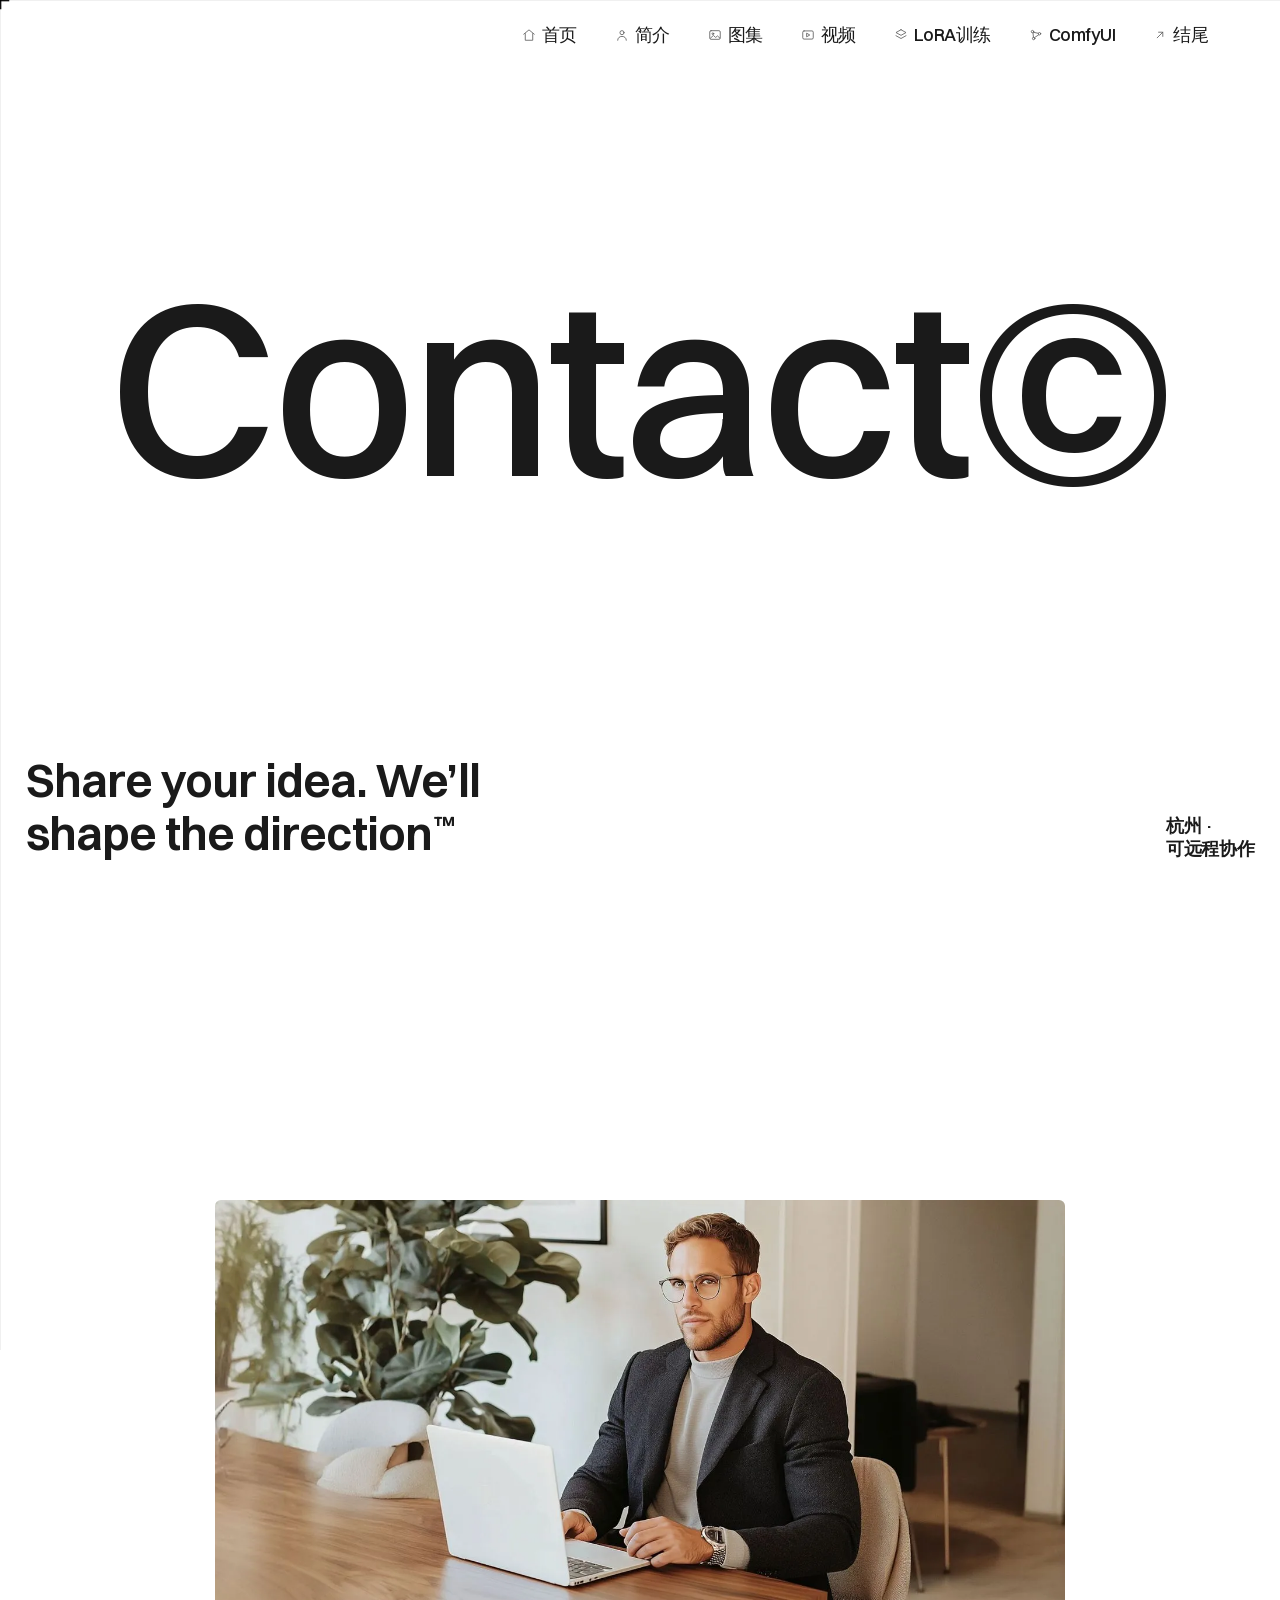
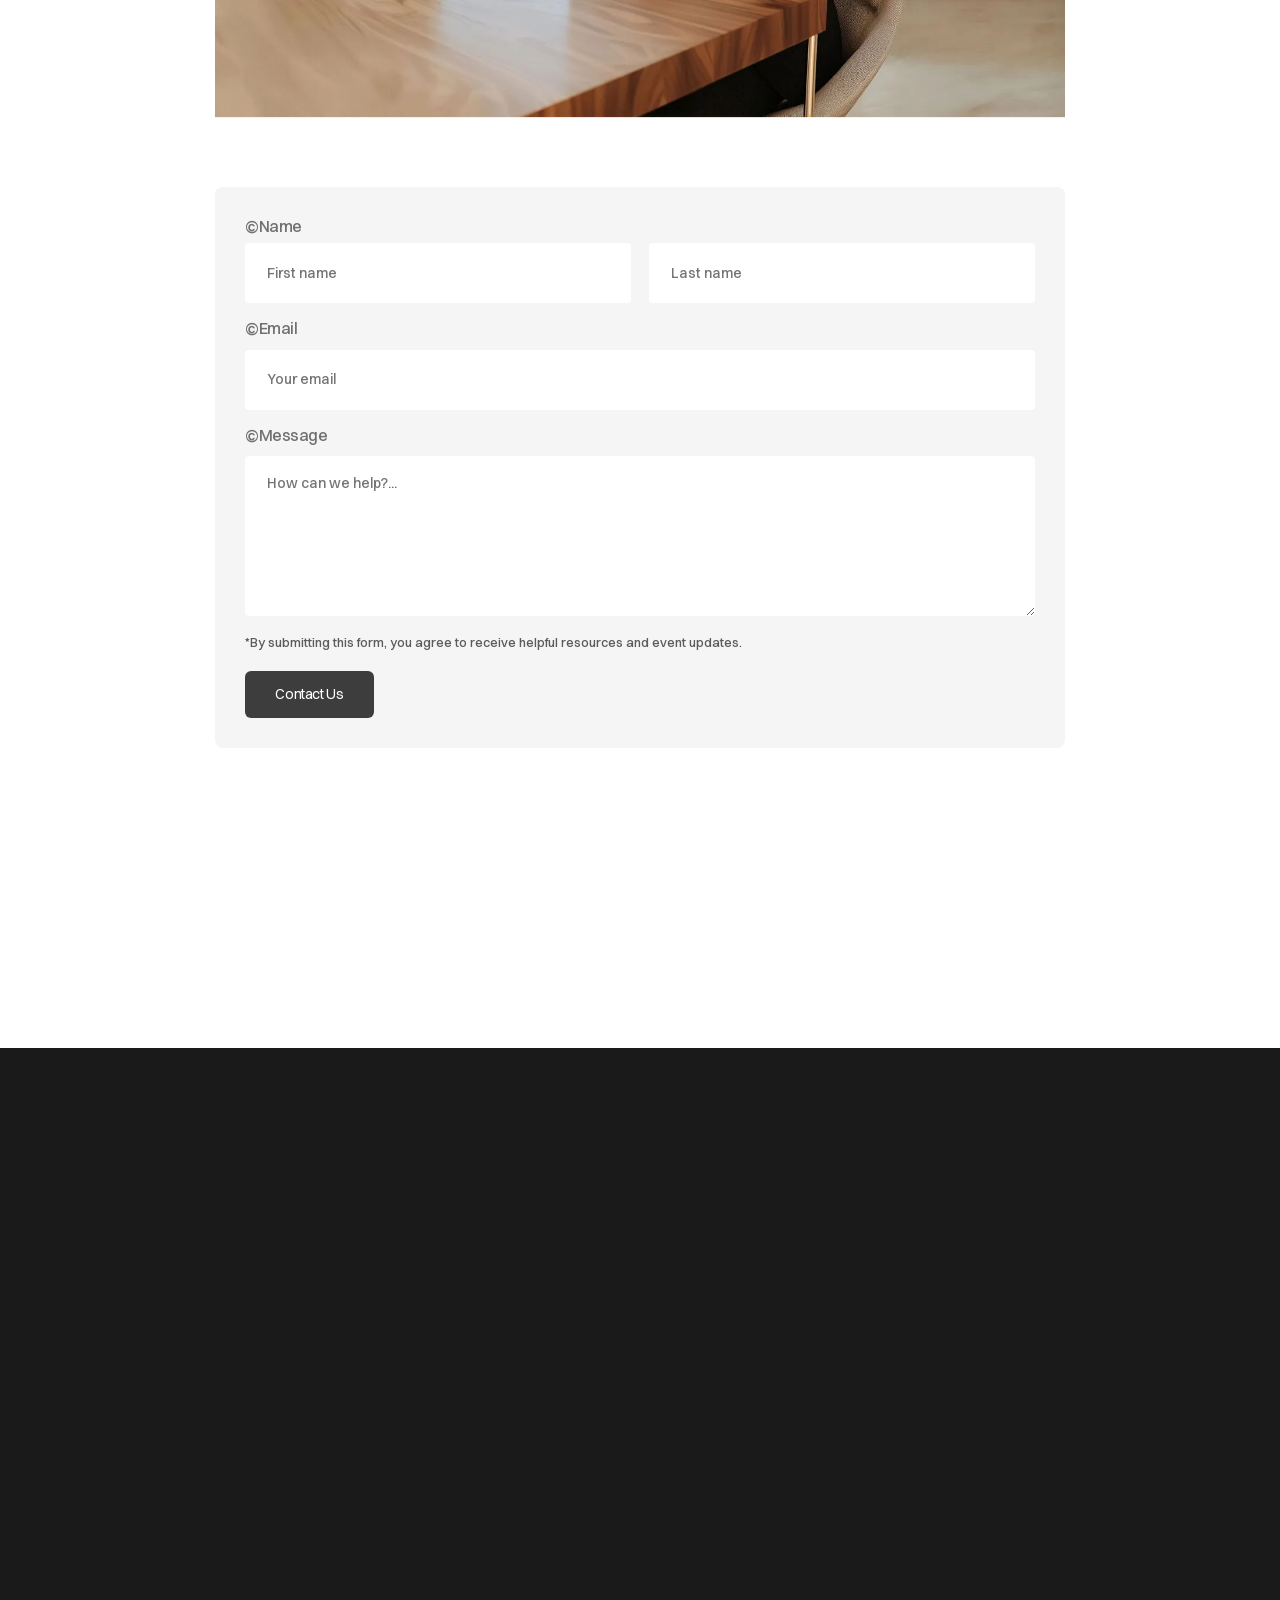
<file: contact.html>
<!DOCTYPE html><!-- This site was created in Webflow. https://webflow.com --><!-- Last Published: Sun Nov 01 2026 21:32:20 GMT+0000 (Coordinated Universal Time) --><html data-wf-domain="omnerat-template.webflow.io" data-wf-page="69d61b912d27b4a53110044b" data-wf-site="69d61b912d27b4a531100460" lang="en"><head><meta charset="utf-8"/><title>Contact — Studio©</title><meta content="Studio© is a refined Webflow template crafted to showcase your work with clarity, structure, and intentional motion." name="description"/><meta content="Contact - Studio© - Webflow HTML website template" property="og:title"/><meta content="Studio© is a refined Webflow template crafted to showcase your work with clarity, structure, and intentional motion." property="og:description"/><meta content="https://cdn.prod.website-files.com/69d61b912d27b4a531100460/69e0c36503affcec815df52b_thumb.jpg" property="og:image"/><meta content="Contact - Studio© - Webflow HTML website template" name="twitter:title"/><meta content="Studio© is a refined Webflow template crafted to showcase your work with clarity, structure, and intentional motion." name="twitter:description"/><meta property="og:type" content="website"/><meta content="summary_large_image" name="twitter:card"/><meta content="width=device-width, initial-scale=1" name="viewport"/><meta content="Webflow" name="generator"/><link rel="stylesheet" href="assets/css/shared.css">
<link rel="stylesheet" href="assets/css/clone.css?v=48"><link href="assets/img/logo-small.jpg" rel="shortcut icon" type="image/x-icon"/><link href="assets/img/logo.png" rel="apple-touch-icon"/>



<style>

  html, body {
  -webkit-font-smoothing: antialiased;
  -moz-osx-font-smoothing: grayscale;
  text-rendering: optimizeLegibility;
}
  
  /* Show grid on page load (it's set to display none in Webflow) */
.transition{ display: grid; }

/* Hide grid in the editor */
.w-editor .transition{ display: none; }
  
.nav-text,
.button-text {
  display: inline-block;
  min-width: max-content;
  white-space: nowrap;
}
</style> </head><body><div class="fixed-element"><div data-w-id="5f25a556-6add-be06-7438-9b97ad2235b2" style="opacity:0" class="blur-effect"></div><div data-animation="default" class="navbar w-nav" data-easing2="ease" data-easing="ease" data-collapse="medium" data-w-id="9837f6c3-9169-b539-158a-ed2948b3ef44" role="banner" data-duration="400" id="Top" data-wf--navigation--variant="base"><div id="w-node-_9837f6c3-9169-b539-158a-ed2948b3ef48-48b3ef44" class="last-part"><div class="make-grid hide-mobile"><nav role="navigation" class="nav-menu w-nav-menu"><a href="index.html" class="nav-link w-inline-block"><svg class="nav-ico" viewBox="0 0 24 24" fill="none" stroke="currentColor" stroke-width="1.4" stroke-linecap="round" stroke-linejoin="round" aria-hidden="true"><path d="M3 10.6 12 3.2l9 7.4"/><path d="M5.6 9.6V21h12.8V9.6"/></svg><div class="nav-text">首页</div></a><a href="index.html#meet" class="nav-link w-inline-block"><svg class="nav-ico" viewBox="0 0 24 24" fill="none" stroke="currentColor" stroke-width="1.4" stroke-linecap="round" stroke-linejoin="round" aria-hidden="true"><circle cx="12" cy="8" r="3.5"/><path d="M4.6 21c0-4.1 3.3-6.6 7.4-6.6s7.4 2.5 7.4 6.6"/></svg><div class="nav-text">简介</div></a><a href="index.html#works" class="nav-link w-inline-block"><svg class="nav-ico" viewBox="0 0 24 24" fill="none" stroke="currentColor" stroke-width="1.4" stroke-linecap="round" stroke-linejoin="round" aria-hidden="true"><rect x="3" y="4.6" width="18" height="14.8" rx="2.2"/><circle cx="8.4" cy="9.8" r="1.5"/><path d="m4.4 17.2 4.8-4.4 4 3.4 3-2.6 3.8 3.4"/></svg><div class="nav-text">图集</div></a><a href="index.html#motion" class="nav-link w-inline-block"><svg class="nav-ico" viewBox="0 0 24 24" fill="none" stroke="currentColor" stroke-width="1.4" stroke-linecap="round" stroke-linejoin="round" aria-hidden="true"><rect x="3" y="5" width="18" height="14" rx="2.2"/><path d="m10.2 9.2 4.8 2.8-4.8 2.8z"/></svg><div class="nav-text">视频</div></a><a href="index.html#lora" class="nav-link w-inline-block"><svg class="nav-ico" viewBox="0 0 24 24" fill="none" stroke="currentColor" stroke-width="1.4" stroke-linecap="round" stroke-linejoin="round" aria-hidden="true"><path d="m12 3 8.6 4.8L12 12.6 3.4 7.8 12 3Z"/><path d="m3.4 13.2 8.6 4.8 8.6-4.8"/></svg><div class="nav-text">LoRA训练</div></a><a href="index.html#comfyui" class="nav-link w-inline-block"><svg class="nav-ico" viewBox="0 0 24 24" fill="none" stroke="currentColor" stroke-width="1.4" stroke-linecap="round" stroke-linejoin="round" aria-hidden="true"><circle cx="6" cy="6.2" r="2.1"/><circle cx="18" cy="9.8" r="2.1"/><circle cx="8" cy="18" r="2.1"/><path d="M8 7.4 15.9 9.1M6.9 8.2l.7 7.7M16.3 11.9l-6.5 4.3"/></svg><div class="nav-text">ComfyUI</div></a><a href="index.html#contact" class="nav-link w-inline-block"><svg class="nav-ico" viewBox="0 0 24 24" fill="none" stroke="currentColor" stroke-width="1.4" stroke-linecap="round" stroke-linejoin="round" aria-hidden="true"><path d="M7.2 16.8 16.8 7.2"/><path d="M9.6 7.2h7.2v7.2"/></svg><div class="nav-text">结尾</div></a></nav></div><div class="last-item"><div class="menu-button w-nav-button"><div data-is-ix2-target="1" class="lottie-white" data-w-id="9837f6c3-9169-b539-158a-ed2948b3ef53" data-animation-type="lottie" data-src="assets/json/hamburger-animation.json" data-loop="0" data-direction="1" data-autoplay="0" data-renderer="svg" data-default-duration="0" data-duration="1.5015014403440954" data-loading="eager"></div></div></div></div></div></div><div class="main-content"><div class="main-hero-wrapper"><div class="hero-main inner"><div class="hero-image"></div><div class="container for-hero"><h1 class="logo-big">Contact©</h1></div><div class="container absolute _100"><div class="bottom-grid flx-center"><div class="max-w-inner"><h2 class="h2 _02">Share your idea. We’ll shape the direction<span class="tm-small">™</span></h2></div><div id="w-node-_46a66da6-e03b-62c1-a94f-ae9c173c271e-3110044b"><h2 class="h2 _01"><span>杭州 ·<br/>可远程协作</span></h2></div></div></div></div></div><div data-w-id="46a66da6-e03b-62c1-a94f-ae9c173c2722"></div><div id="contact" class="content-effect _02"><section class="section"><div class="container effect"><div class="flex-page"><div data-w-id="5188751a-1ddf-5621-2c2d-b8994a46c522" class="image-wrap auto"><img sizes="100vw" srcset="assets/img/Man-Working-at-Laptop-p-500.webp 500w, assets/img/Man-Working-at-Laptop-p-800.webp 800w, assets/img/Man-Working-at-Laptop-p-1080.webp 1080w, assets/img/Man-Working-at-Laptop-p-1600.webp 1600w, assets/img/Man-Working-at-Laptop-p-2000.webp 2000w, assets/img/Man-Working-at-Laptop.webp 2400w" alt="" src="assets/img/Man-Working-at-Laptop.webp" loading="lazy" class="paralax-image"/></div><div class="card-3 for-contact"><div id="Form" class="hero-form w-form"><form id="email-form" name="email-form" data-name="Email Form" method="get" class="hero-form-wrap w-node-a4aac3d9-fe0f-c00c-cbee-8d7e49aac249-3110044b" data-wf-page-id="69d61b912d27b4a53110044b" data-wf-element-id="a4aac3d9-fe0f-c00c-cbee-8d7e49aac249"><div class="name-text gray">©Name</div><div class="feild-block-wrapper invert"><div class="field-block invert"><input class="contact-field w-node-a4aac3d9-fe0f-c00c-cbee-8d7e49aac24e-3110044b w-input" maxlength="256" name="First-Name" data-name="First Name" placeholder="First name" type="text" id="First-Name" required=""/><input class="contact-field w-node-a4aac3d9-fe0f-c00c-cbee-8d7e49aac24f-3110044b w-input" maxlength="256" name="Last-Name" data-name="Last Name" placeholder="Last name" type="text" id="Last-Name" required=""/></div><div class="field-block invert"><div class="name-text gray">©Email</div><input class="contact-field w-node-a4aac3d9-fe0f-c00c-cbee-8d7e49aac253-3110044b w-input" maxlength="256" name="Email" data-name="Email" placeholder="Your email" type="email" id="Email" required=""/></div><div class="field-block invert"><div class="name-text gray">©Message</div><textarea id="Message" name="Message" maxlength="5000" data-name="Message" placeholder="How can we help?..." class="contact-field large w-node-a4aac3d9-fe0f-c00c-cbee-8d7e49aac257-3110044b w-input"></textarea></div><div class="privacy-space"><p class="p-smaller">*By submitting this form, you agree to receive helpful resources and event updates.</p></div><div class="contact-flex"><input type="submit" data-wait="Please wait..." class="button w-button" value="Contact Us"/></div></div></form><div class="success-message w-form-done"><h3>Thank you!</h3><div>Your submission has been received!</div></div><div class="error-message w-form-fail"><div>Oops! Something went wrong while submitting the form.</div></div></div></div></div></div></section></div><div data-w-id="46a66da6-e03b-62c1-a94f-ae9c173c273a"></div><div class="content-effect _09"><div class="footer"><div class="container"><div class="footer-grid"><div class="footer-column"><h2 class="h2 text-weight">Build it once. Build it right<span class="tm-small">™</span><br/></h2><div class="divider-s"></div><div class="flex-footer"><div class="text-footer">New Business:</div><a href="#" data-wf--button-line--variant="base" class="button-link w-inline-block"><div class="button-flex"><div class="text-overflow"><div class="navigation-text-main _01">2640167031@qq.com</div><div class="navigation-text-main _02">2640167031@qq.com</div></div><div class="line-divider"><div class="line-absolute"></div></div></div></a></div><div class="divider-s"></div><div><div class="text-footer light">Thoughtful updates, nothing more.</div></div><div class="divider-xs"></div><div><div class="footer-form w-form"><form id="Subscribe-Footer" name="wf-form-Subscribe" data-name="Subscribe" method="get" class="subscribe-form" data-wf-page-id="69d61b912d27b4a53110044b" data-wf-element-id="e80e2e73-1bfa-7773-d1f8-732ce0ccb51a"><input class="subscribe-field-main w-node-e80e2e73-1bfa-7773-d1f8-732ce0ccb51b-e0ccb503 w-input" maxlength="256" name="Subscribe" data-name="Subscribe" placeholder="E-mail" type="email" id="Subscribe" required=""/><input type="submit" data-wait="Please wait..." class="button-sbc for-sbc w-button" value="Subscribe"/></form><div class="success-message-main w-form-done"><div>Thank you for subscribing!</div></div><div class="error-message w-form-fail"><div>Oops! Something went wrong while submitting the form.</div></div></div></div><div class="divider-xs"></div><div><div class="text-footer light">© 2026 杨开发</div></div></div><div class="grid-right-footer"><div><div class="flex-footer _01"><a href="index.html" data-wf--button-line--variant="base" class="button-link w-inline-block"><div class="button-flex"><div class="text-overflow"><div class="navigation-text-main _01">Home</div><div class="navigation-text-main _02">Home</div></div><div class="line-divider"><div class="line-absolute"></div></div></div></a><a href="index.html#meet" data-wf--button-line--variant="base" class="button-link w-inline-block"><div class="button-flex"><div class="text-overflow"><div class="navigation-text-main _01">About</div><div class="navigation-text-main _02">About</div></div><div class="line-divider"><div class="line-absolute"></div></div></div></a><a href="work.html" data-wf--button-line--variant="base" class="button-link w-inline-block"><div class="button-flex"><div class="text-overflow"><div class="navigation-text-main _01">Work</div><div class="navigation-text-main _02">Work</div></div><div class="line-divider"><div class="line-absolute"></div></div></div></a><a href="news.html" data-wf--button-line--variant="base" class="button-link w-inline-block"><div class="button-flex"><div class="text-overflow"><div class="navigation-text-main _01">News</div><div class="navigation-text-main _02">News</div></div><div class="line-divider"><div class="line-absolute"></div></div></div></a><a href="contact.html" data-wf--button-line--variant="base" aria-current="page" class="button-link w-inline-block w--current"><div class="button-flex"><div class="text-overflow"><div class="navigation-text-main _01">Contact</div><div class="navigation-text-main _02">Contact</div></div><div class="line-divider"><div class="line-absolute"></div></div></div></a></div></div><div><div class="flex-footer"><div class="social-wrapper"><a href="https://x.com/" target="_blank" class="logo-testimonials rl w-inline-block"><img width="14" loading="lazy" alt="" src="assets/img/x.webp" sizes="(max-width: 991px) 14px, 1vw" srcset="assets/img/x-p-500.png 500w, assets/img/x.webp 512w"/></a><a href="https://instagram.com/" target="_blank" class="logo-testimonials rl w-inline-block"><img width="16" loading="lazy" alt="" src="assets/img/insta.png" sizes="(max-width: 767px) 16px, (max-width: 991px) 2vw, (max-width: 1919px) 16px, 1vw" srcset="assets/img/insta-p-500.png 500w, assets/img/insta.png 512w"/></a><a href="https://linkedin.com/" target="_blank" class="logo-testimonials rl w-inline-block"><img width="16" loading="lazy" alt="" src="assets/img/li.png" sizes="(max-width: 767px) 16px, (max-width: 991px) 2vw, (max-width: 1919px) 16px, 1vw" srcset="assets/img/li-p-500.png 500w, assets/img/li.png 512w"/></a></div></div></div><div class="flex-footer"><div class="text-footer light">Address:</div><div class="text-footer">杭州<br/>可远程协作</div></div></div></div><div class="divider-xl"></div><div><img width="2000" loading="lazy" alt="" src="assets/img/logo-big.png" sizes="100vw" srcset="assets/img/logo-big-p-500.png 500w, assets/img/logo-big-p-800.png 800w, assets/img/logo-big-p-1080.png 1080w, assets/img/logo-big-p-1600.png 1600w, assets/img/logo-big-p-2000.png 2000w, assets/img/logo-big-p-2600.png 2600w, assets/img/logo-big-p-3200.png 3200w, assets/img/logo-big.png 4000w" class="logo-footer"/></div></div></div></div></div><div class="transition"><div class="transition-block"></div></div><div class="plus-line-wrapper"><div class="verical-line"></div><div class="horizontal-line"></div><div class="plus-wrapper"></div></div>


<!-- Lenis setup -->
<script src="assets/js/gsap.min.js"></script>
<script src="assets/js/ScrollTrigger.min.js"></script>
<script src="assets/js/SplitText.min.js"></script>
<script src="assets/js/CustomEase.min.js"></script>
<script src="assets/js/lenis.min.js"></script>
<script src="assets/js/clone.js?v=35"></script>
</body></html>
</file>
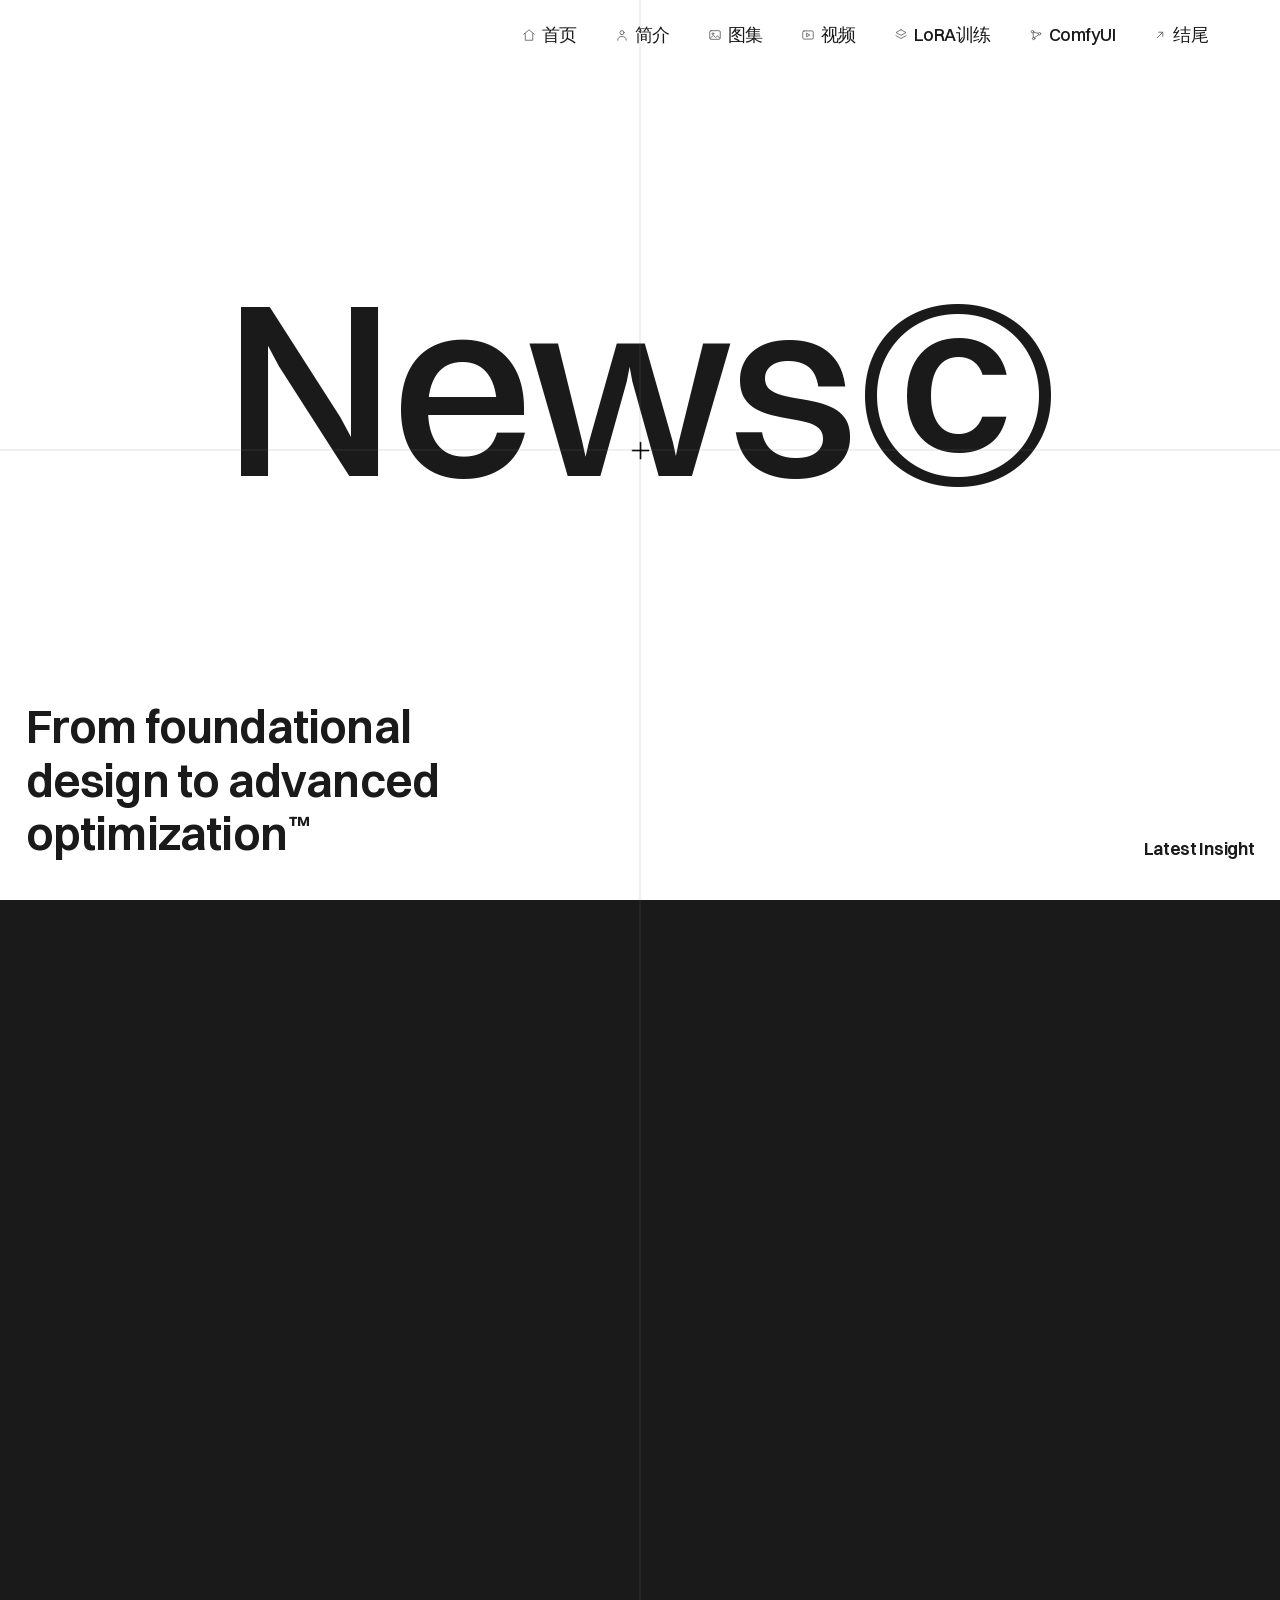
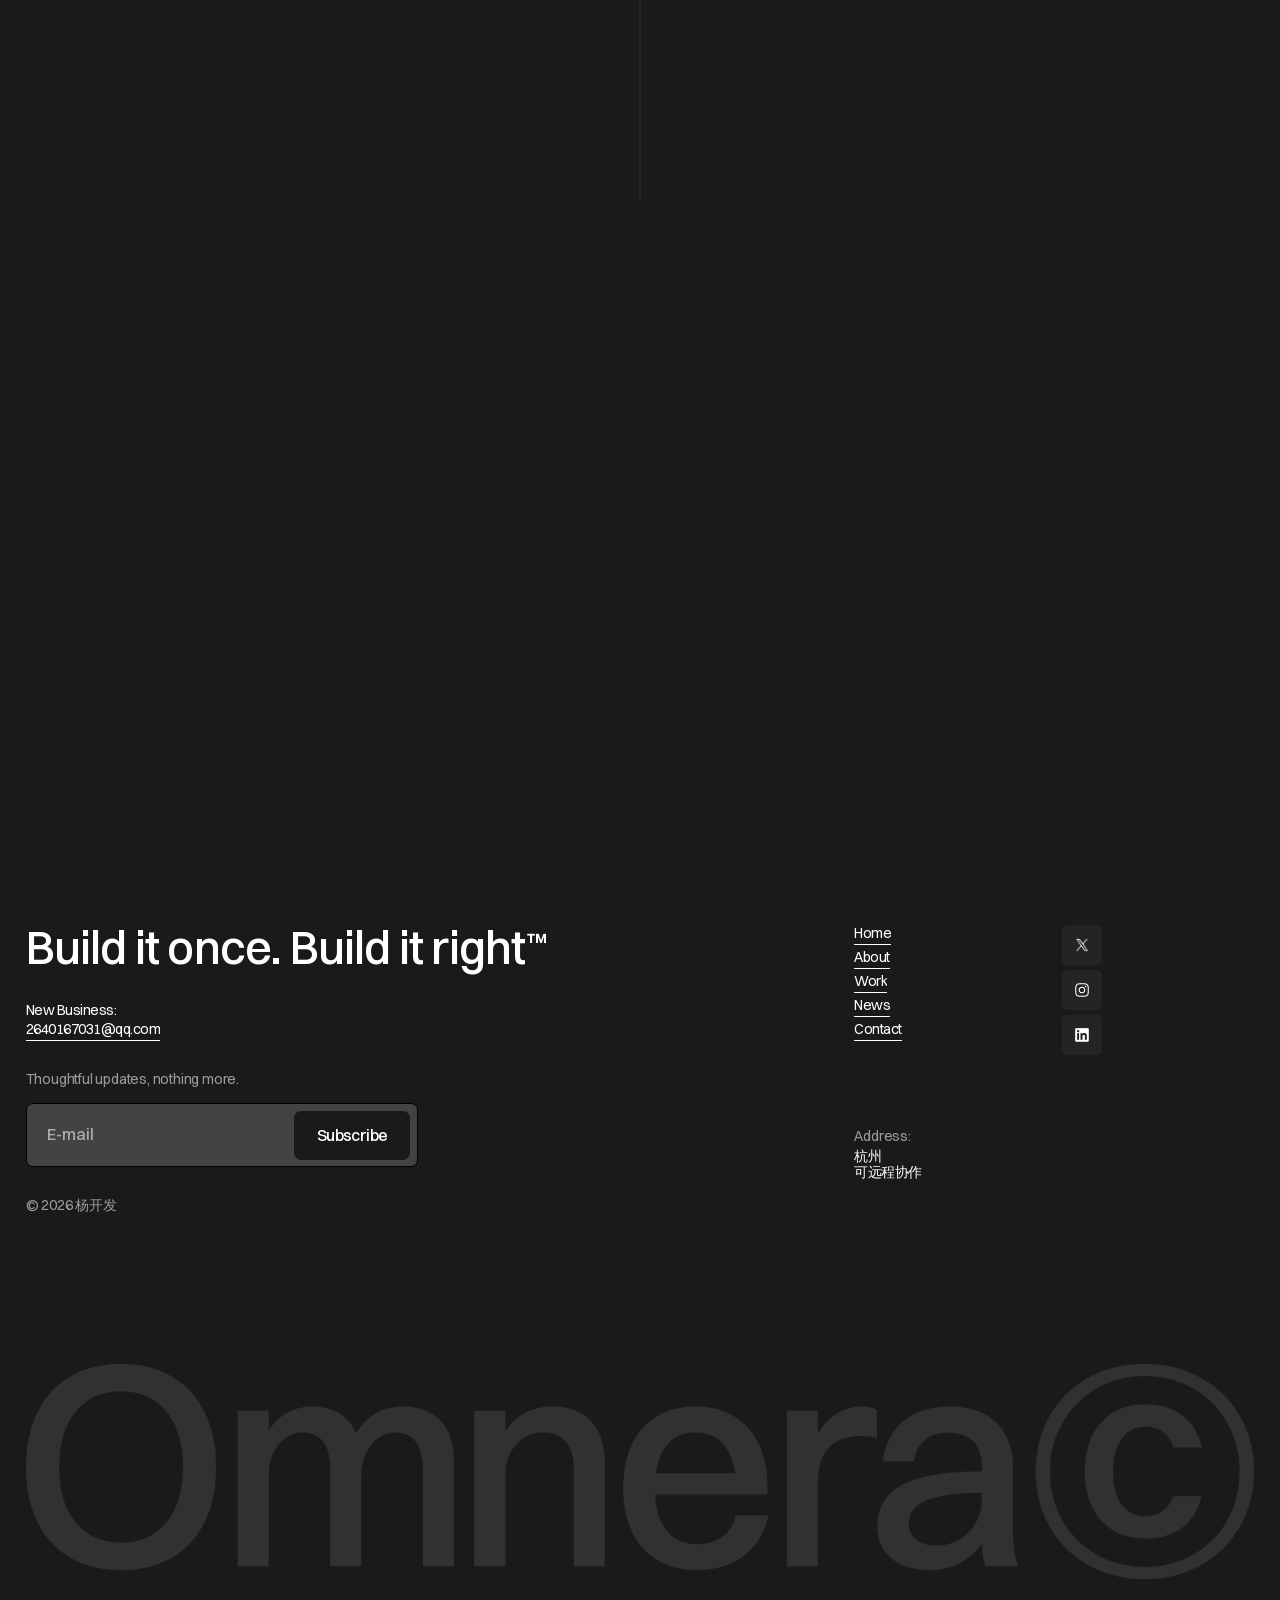
<file: news.html>
<!DOCTYPE html><!-- This site was created in Webflow. https://webflow.com --><!-- Last Published: Sun Nov 01 2026 21:32:20 GMT+0000 (Coordinated Universal Time) --><html data-wf-domain="omnerat-template.webflow.io" data-wf-page="69d61b912d27b4a53110044a" data-wf-site="69d61b912d27b4a531100460" lang="en"><head><meta charset="utf-8"/><title>News — Studio©</title><meta content="Studio© is a refined Webflow template crafted to showcase your work with clarity, structure, and intentional motion." name="description"/><meta content="Services - Studio© - Webflow HTML website template" property="og:title"/><meta content="Studio© is a refined Webflow template crafted to showcase your work with clarity, structure, and intentional motion." property="og:description"/><meta content="https://cdn.prod.website-files.com/69d61b912d27b4a531100460/69e0c36503affcec815df52b_thumb.jpg" property="og:image"/><meta content="Services - Studio© - Webflow HTML website template" name="twitter:title"/><meta content="Studio© is a refined Webflow template crafted to showcase your work with clarity, structure, and intentional motion." name="twitter:description"/><meta property="og:type" content="website"/><meta content="summary_large_image" name="twitter:card"/><meta content="width=device-width, initial-scale=1" name="viewport"/><meta content="Webflow" name="generator"/><link rel="stylesheet" href="assets/css/shared.css">
<link rel="stylesheet" href="assets/css/clone.css?v=48"><link href="assets/img/logo-small.jpg" rel="shortcut icon" type="image/x-icon"/><link href="assets/img/logo.png" rel="apple-touch-icon"/>



<style>

  html, body {
  -webkit-font-smoothing: antialiased;
  -moz-osx-font-smoothing: grayscale;
  text-rendering: optimizeLegibility;
}
  
  /* Show grid on page load (it's set to display none in Webflow) */
.transition{ display: grid; }

/* Hide grid in the editor */
.w-editor .transition{ display: none; }
  
.nav-text,
.button-text {
  display: inline-block;
  min-width: max-content;
  white-space: nowrap;
}
</style> </head><body class="body-dark"><div class="fixed-element"><div data-w-id="ea4eea0f-b3eb-64d0-557d-cca621ff13f8" style="opacity:0" class="blur-effect"></div><div data-animation="default" class="navbar w-nav" data-easing2="ease" data-easing="ease" data-collapse="medium" data-w-id="9837f6c3-9169-b539-158a-ed2948b3ef44" role="banner" data-duration="400" id="Top" data-wf--navigation--variant="base"><div id="w-node-_9837f6c3-9169-b539-158a-ed2948b3ef48-48b3ef44" class="last-part"><div class="make-grid hide-mobile"><nav role="navigation" class="nav-menu w-nav-menu"><a href="index.html" class="nav-link w-inline-block"><svg class="nav-ico" viewBox="0 0 24 24" fill="none" stroke="currentColor" stroke-width="1.4" stroke-linecap="round" stroke-linejoin="round" aria-hidden="true"><path d="M3 10.6 12 3.2l9 7.4"/><path d="M5.6 9.6V21h12.8V9.6"/></svg><div class="nav-text">首页</div></a><a href="index.html#meet" class="nav-link w-inline-block"><svg class="nav-ico" viewBox="0 0 24 24" fill="none" stroke="currentColor" stroke-width="1.4" stroke-linecap="round" stroke-linejoin="round" aria-hidden="true"><circle cx="12" cy="8" r="3.5"/><path d="M4.6 21c0-4.1 3.3-6.6 7.4-6.6s7.4 2.5 7.4 6.6"/></svg><div class="nav-text">简介</div></a><a href="index.html#works" class="nav-link w-inline-block"><svg class="nav-ico" viewBox="0 0 24 24" fill="none" stroke="currentColor" stroke-width="1.4" stroke-linecap="round" stroke-linejoin="round" aria-hidden="true"><rect x="3" y="4.6" width="18" height="14.8" rx="2.2"/><circle cx="8.4" cy="9.8" r="1.5"/><path d="m4.4 17.2 4.8-4.4 4 3.4 3-2.6 3.8 3.4"/></svg><div class="nav-text">图集</div></a><a href="index.html#motion" class="nav-link w-inline-block"><svg class="nav-ico" viewBox="0 0 24 24" fill="none" stroke="currentColor" stroke-width="1.4" stroke-linecap="round" stroke-linejoin="round" aria-hidden="true"><rect x="3" y="5" width="18" height="14" rx="2.2"/><path d="m10.2 9.2 4.8 2.8-4.8 2.8z"/></svg><div class="nav-text">视频</div></a><a href="index.html#lora" class="nav-link w-inline-block"><svg class="nav-ico" viewBox="0 0 24 24" fill="none" stroke="currentColor" stroke-width="1.4" stroke-linecap="round" stroke-linejoin="round" aria-hidden="true"><path d="m12 3 8.6 4.8L12 12.6 3.4 7.8 12 3Z"/><path d="m3.4 13.2 8.6 4.8 8.6-4.8"/></svg><div class="nav-text">LoRA训练</div></a><a href="index.html#comfyui" class="nav-link w-inline-block"><svg class="nav-ico" viewBox="0 0 24 24" fill="none" stroke="currentColor" stroke-width="1.4" stroke-linecap="round" stroke-linejoin="round" aria-hidden="true"><circle cx="6" cy="6.2" r="2.1"/><circle cx="18" cy="9.8" r="2.1"/><circle cx="8" cy="18" r="2.1"/><path d="M8 7.4 15.9 9.1M6.9 8.2l.7 7.7M16.3 11.9l-6.5 4.3"/></svg><div class="nav-text">ComfyUI</div></a><a href="index.html#contact" class="nav-link w-inline-block"><svg class="nav-ico" viewBox="0 0 24 24" fill="none" stroke="currentColor" stroke-width="1.4" stroke-linecap="round" stroke-linejoin="round" aria-hidden="true"><path d="M7.2 16.8 16.8 7.2"/><path d="M9.6 7.2h7.2v7.2"/></svg><div class="nav-text">结尾</div></a></nav></div><div class="last-item"><div class="menu-button w-nav-button"><div data-is-ix2-target="1" class="lottie-white" data-w-id="9837f6c3-9169-b539-158a-ed2948b3ef53" data-animation-type="lottie" data-src="assets/json/hamburger-animation.json" data-loop="0" data-direction="1" data-autoplay="0" data-renderer="svg" data-default-duration="0" data-duration="1.5015014403440954" data-loading="eager"></div></div></div></div></div></div><div class="main-content"><div class="main-hero-wrapper"><div class="hero-main inner"><div class="hero-image"></div><div class="container for-hero"><h1 class="logo-big">News©</h1></div><div class="container absolute _100"><div class="bottom-grid flx-center"><div class="max-w-inner"><h2 class="h2 _02">From foundational design to advanced optimization<span class="tm-small">™</span></h2></div><div id="w-node-a42ad2a0-1c8a-3471-adaf-2c937ccfd458-3110044a"><h2 class="h2 _01">Latest Insight</h2></div></div></div></div></div><div data-w-id="a42ad2a0-1c8a-3471-adaf-2c937ccfd45c"></div><div id="news" class="content-effect _02"><section class="section"><div class="container effect"><div><div class="w-dyn-list"><div role="list" class="collection-list _2-column w-dyn-items"><div role="listitem" class="w-dyn-item"><a href="post-how-great-design-drives-perception-and-growth.html" class="blog-main-wrapper w-inline-block"><div class="arrow-blog-icon"><div class="buton-icon-svg w-embed"><svg width="100%" height="100%" viewBox="0 0 24 24" fill="none" xmlns="http://www.w3.org/2000/svg">
 <path d="M7 17L17 7M17 7H7M17 7V17" stroke="currentColor" stroke-width="2" stroke-linecap="round" stroke-linejoin="round"/>
 </svg></div><div class="buton-icon-svg is-absolute w-embed"><svg width="100%" height="100%" viewBox="0 0 24 24" fill="none" xmlns="http://www.w3.org/2000/svg">
 <path d="M7 17L17 7M17 7H7M17 7V17" stroke="currentColor" stroke-width="2" stroke-linecap="round" stroke-linejoin="round"/>
 </svg></div></div><div data-w-id="a42ad2a0-1c8a-3471-adaf-2c937ccfd468" class="image-wrap auto"><img loading="lazy" src="assets/img/blog-4.webp" alt="" sizes="100vw" srcset="assets/img/blog-4-p-500.webp 500w, assets/img/blog-4-p-800.webp 800w, assets/img/blog-4-p-1080.webp 1080w, assets/img/blog-4-p-1600.webp 1600w, assets/img/blog-4-p-2000.webp 2000w, assets/img/blog-4.webp 2400w" class="paralax-image"/></div><div class="margin-10"><div>How great design drives perception and growth</div></div></a></div><div role="listitem" class="w-dyn-item"><a href="post-why-clarity-is-the-foundation-of-modern-brands.html" class="blog-main-wrapper w-inline-block"><div class="arrow-blog-icon"><div class="buton-icon-svg w-embed"><svg width="100%" height="100%" viewBox="0 0 24 24" fill="none" xmlns="http://www.w3.org/2000/svg">
 <path d="M7 17L17 7M17 7H7M17 7V17" stroke="currentColor" stroke-width="2" stroke-linecap="round" stroke-linejoin="round"/>
 </svg></div><div class="buton-icon-svg is-absolute w-embed"><svg width="100%" height="100%" viewBox="0 0 24 24" fill="none" xmlns="http://www.w3.org/2000/svg">
 <path d="M7 17L17 7M17 7H7M17 7V17" stroke="currentColor" stroke-width="2" stroke-linecap="round" stroke-linejoin="round"/>
 </svg></div></div><div data-w-id="a42ad2a0-1c8a-3471-adaf-2c937ccfd468" class="image-wrap auto"><img loading="lazy" src="assets/img/blog-2.webp" alt="" sizes="100vw" srcset="assets/img/blog-2-p-500.webp 500w, assets/img/blog-2-p-800.webp 800w, assets/img/blog-2-p-1080.webp 1080w, assets/img/blog-2-p-1600.webp 1600w, assets/img/blog-2-p-2000.webp 2000w, assets/img/blog-2.webp 2400w" class="paralax-image"/></div><div class="margin-10"><div>Why clarity is the foundation of modern brands</div></div></a></div><div role="listitem" class="w-dyn-item"><a href="post-designing-digital-systems-that-scale-with-intention.html" class="blog-main-wrapper w-inline-block"><div class="arrow-blog-icon"><div class="buton-icon-svg w-embed"><svg width="100%" height="100%" viewBox="0 0 24 24" fill="none" xmlns="http://www.w3.org/2000/svg">
 <path d="M7 17L17 7M17 7H7M17 7V17" stroke="currentColor" stroke-width="2" stroke-linecap="round" stroke-linejoin="round"/>
 </svg></div><div class="buton-icon-svg is-absolute w-embed"><svg width="100%" height="100%" viewBox="0 0 24 24" fill="none" xmlns="http://www.w3.org/2000/svg">
 <path d="M7 17L17 7M17 7H7M17 7V17" stroke="currentColor" stroke-width="2" stroke-linecap="round" stroke-linejoin="round"/>
 </svg></div></div><div data-w-id="a42ad2a0-1c8a-3471-adaf-2c937ccfd468" class="image-wrap auto"><img loading="lazy" src="assets/img/blog-1.webp" alt="" sizes="100vw" srcset="assets/img/blog-1-p-500.webp 500w, assets/img/blog-1-p-800.webp 800w, assets/img/blog-1-p-1080.webp 1080w, assets/img/blog-1-p-1600.webp 1600w, assets/img/blog-1-p-2000.webp 2000w, assets/img/blog-1.webp 2400w" class="paralax-image"/></div><div class="margin-10"><div>Designing digital systems that scale with intention</div></div></a></div><div role="listitem" class="w-dyn-item"><a href="post-from-idea-to-execution-building-with-precision.html" class="blog-main-wrapper w-inline-block"><div class="arrow-blog-icon"><div class="buton-icon-svg w-embed"><svg width="100%" height="100%" viewBox="0 0 24 24" fill="none" xmlns="http://www.w3.org/2000/svg">
 <path d="M7 17L17 7M17 7H7M17 7V17" stroke="currentColor" stroke-width="2" stroke-linecap="round" stroke-linejoin="round"/>
 </svg></div><div class="buton-icon-svg is-absolute w-embed"><svg width="100%" height="100%" viewBox="0 0 24 24" fill="none" xmlns="http://www.w3.org/2000/svg">
 <path d="M7 17L17 7M17 7H7M17 7V17" stroke="currentColor" stroke-width="2" stroke-linecap="round" stroke-linejoin="round"/>
 </svg></div></div><div data-w-id="a42ad2a0-1c8a-3471-adaf-2c937ccfd468" class="image-wrap auto"><img loading="lazy" src="assets/img/blog-3.webp" alt="" sizes="100vw" srcset="assets/img/blog-3-p-500.webp 500w, assets/img/blog-3-p-800.webp 800w, assets/img/blog-3-p-1080.webp 1080w, assets/img/blog-3-p-1600.webp 1600w, assets/img/blog-3-p-2000.webp 2000w, assets/img/blog-3.webp 2400w" class="paralax-image"/></div><div class="margin-10"><div>From idea to execution: building with precision</div></div></a></div></div></div></div></div></section></div><div data-w-id="a42ad2a0-1c8a-3471-adaf-2c937ccfd46f"></div><div id="contact" class="content-effect _09"><div class="footer"><div class="container"><div class="footer-grid"><div class="footer-column"><h2 class="h2 text-weight">Build it once. Build it right<span class="tm-small">™</span><br/></h2><div class="divider-s"></div><div class="flex-footer"><div class="text-footer">New Business:</div><a href="#" data-wf--button-line--variant="base" class="button-link w-inline-block"><div class="button-flex"><div class="text-overflow"><div class="navigation-text-main _01">2640167031@qq.com</div><div class="navigation-text-main _02">2640167031@qq.com</div></div><div class="line-divider"><div class="line-absolute"></div></div></div></a></div><div class="divider-s"></div><div><div class="text-footer light">Thoughtful updates, nothing more.</div></div><div class="divider-xs"></div><div><div class="footer-form w-form"><form id="Subscribe-Footer" name="wf-form-Subscribe" data-name="Subscribe" method="get" class="subscribe-form" data-wf-page-id="69d61b912d27b4a53110044a" data-wf-element-id="e80e2e73-1bfa-7773-d1f8-732ce0ccb51a"><input class="subscribe-field-main w-node-e80e2e73-1bfa-7773-d1f8-732ce0ccb51b-e0ccb503 w-input" maxlength="256" name="Subscribe" data-name="Subscribe" placeholder="E-mail" type="email" id="Subscribe" required=""/><input type="submit" data-wait="Please wait..." class="button-sbc for-sbc w-button" value="Subscribe"/></form><div class="success-message-main w-form-done"><div>Thank you for subscribing!</div></div><div class="error-message w-form-fail"><div>Oops! Something went wrong while submitting the form.</div></div></div></div><div class="divider-xs"></div><div><div class="text-footer light">© 2026 杨开发</div></div></div><div class="grid-right-footer"><div><div class="flex-footer _01"><a href="index.html" data-wf--button-line--variant="base" class="button-link w-inline-block"><div class="button-flex"><div class="text-overflow"><div class="navigation-text-main _01">Home</div><div class="navigation-text-main _02">Home</div></div><div class="line-divider"><div class="line-absolute"></div></div></div></a><a href="index.html#meet" data-wf--button-line--variant="base" class="button-link w-inline-block"><div class="button-flex"><div class="text-overflow"><div class="navigation-text-main _01">About</div><div class="navigation-text-main _02">About</div></div><div class="line-divider"><div class="line-absolute"></div></div></div></a><a href="work.html" data-wf--button-line--variant="base" class="button-link w-inline-block"><div class="button-flex"><div class="text-overflow"><div class="navigation-text-main _01">Work</div><div class="navigation-text-main _02">Work</div></div><div class="line-divider"><div class="line-absolute"></div></div></div></a><a href="news.html" data-wf--button-line--variant="base" aria-current="page" class="button-link w-inline-block w--current"><div class="button-flex"><div class="text-overflow"><div class="navigation-text-main _01">News</div><div class="navigation-text-main _02">News</div></div><div class="line-divider"><div class="line-absolute"></div></div></div></a><a href="contact.html" data-wf--button-line--variant="base" class="button-link w-inline-block"><div class="button-flex"><div class="text-overflow"><div class="navigation-text-main _01">Contact</div><div class="navigation-text-main _02">Contact</div></div><div class="line-divider"><div class="line-absolute"></div></div></div></a></div></div><div><div class="flex-footer"><div class="social-wrapper"><a href="https://x.com/" target="_blank" class="logo-testimonials rl w-inline-block"><img width="14" loading="lazy" alt="" src="assets/img/x.webp" sizes="(max-width: 991px) 14px, 1vw" srcset="assets/img/x-p-500.png 500w, assets/img/x.webp 512w"/></a><a href="https://instagram.com/" target="_blank" class="logo-testimonials rl w-inline-block"><img width="16" loading="lazy" alt="" src="assets/img/insta.png" sizes="(max-width: 767px) 16px, (max-width: 991px) 2vw, (max-width: 1919px) 16px, 1vw" srcset="assets/img/insta-p-500.png 500w, assets/img/insta.png 512w"/></a><a href="https://linkedin.com/" target="_blank" class="logo-testimonials rl w-inline-block"><img width="16" loading="lazy" alt="" src="assets/img/li.png" sizes="(max-width: 767px) 16px, (max-width: 991px) 2vw, (max-width: 1919px) 16px, 1vw" srcset="assets/img/li-p-500.png 500w, assets/img/li.png 512w"/></a></div></div></div><div class="flex-footer"><div class="text-footer light">Address:</div><div class="text-footer">杭州<br/>可远程协作</div></div></div></div><div class="divider-xl"></div><div><img width="2000" loading="lazy" alt="" src="assets/img/logo-big.png" sizes="100vw" srcset="assets/img/logo-big-p-500.png 500w, assets/img/logo-big-p-800.png 800w, assets/img/logo-big-p-1080.png 1080w, assets/img/logo-big-p-1600.png 1600w, assets/img/logo-big-p-2000.png 2000w, assets/img/logo-big-p-2600.png 2600w, assets/img/logo-big-p-3200.png 3200w, assets/img/logo-big.png 4000w" class="logo-footer"/></div></div></div></div></div><div class="transition"><div class="transition-block"></div></div><div class="plus-line-wrapper"><div class="verical-line"></div><div class="horizontal-line"></div><div class="plus-wrapper"></div></div>


<!-- Lenis setup -->
<script src="assets/js/gsap.min.js"></script>
<script src="assets/js/ScrollTrigger.min.js"></script>
<script src="assets/js/SplitText.min.js"></script>
<script src="assets/js/CustomEase.min.js"></script>
<script src="assets/js/lenis.min.js"></script>
<script src="assets/js/clone.js?v=35"></script>
</body></html>
</file>
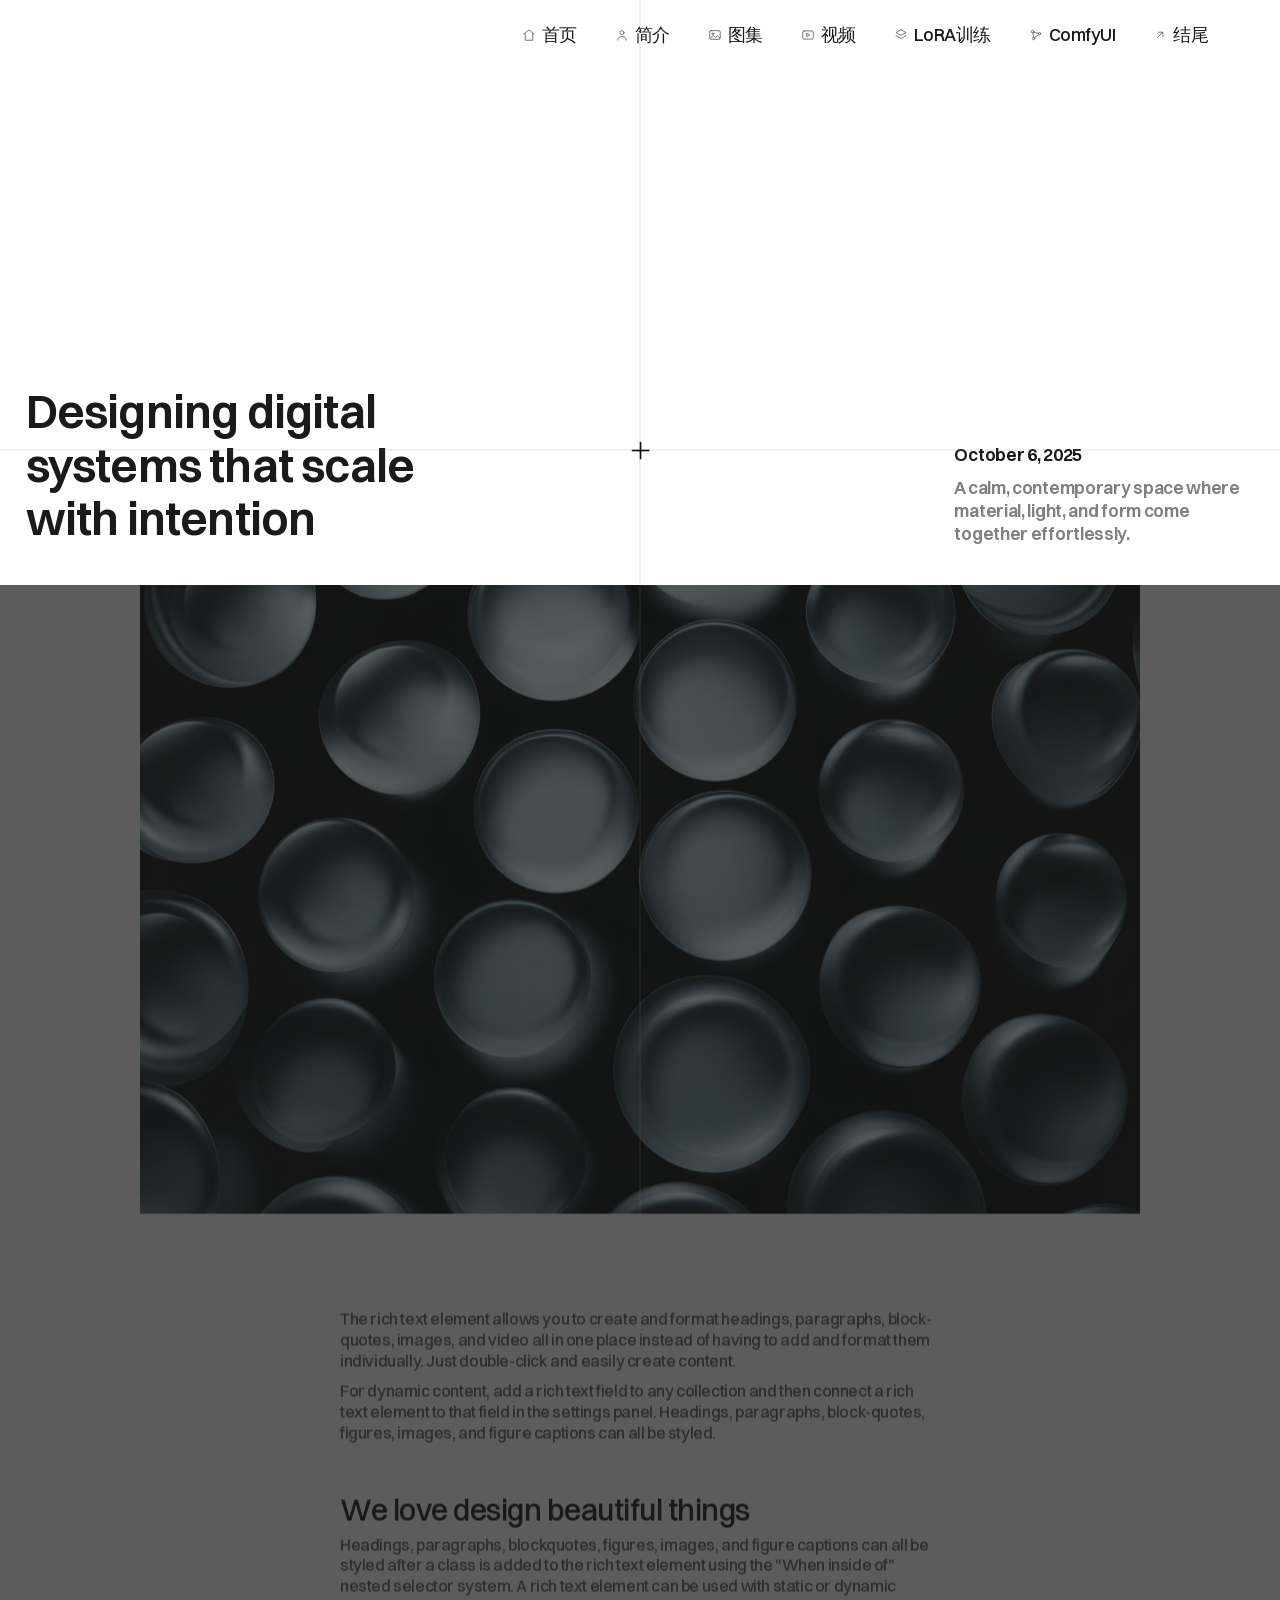
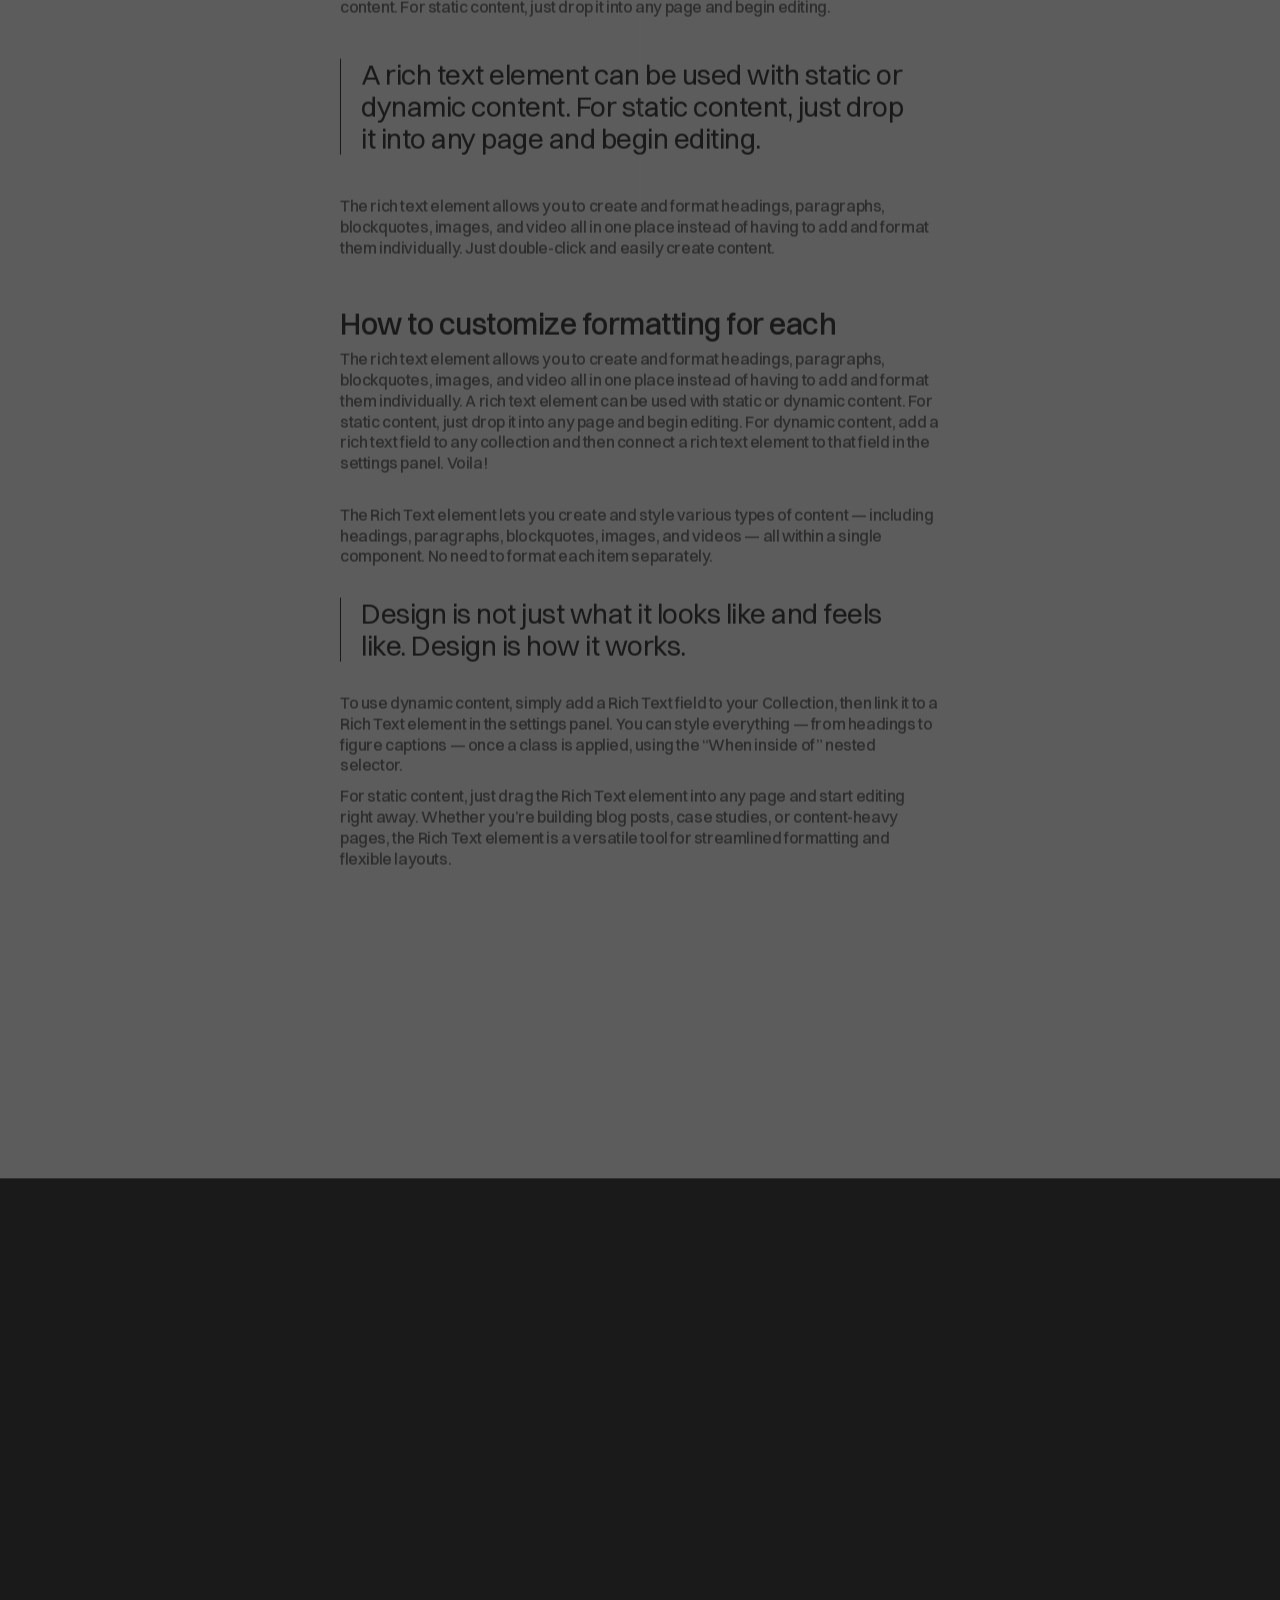
<file: post-designing-digital-systems-that-scale-with-intention.html>
<!DOCTYPE html><!-- This site was created in Webflow. https://webflow.com --><!-- Last Published: Sun Nov 01 2026 21:32:20 GMT+0000 (Coordinated Universal Time) --><html data-wf-domain="omnerat-template.webflow.io" data-wf-page="69d61b912d27b4a531100449" data-wf-site="69d61b912d27b4a531100460" lang="en" data-wf-collection="69d61b912d27b4a53110048e" data-wf-item-slug="designing-digital-systems-that-scale-with-intention"><head><meta charset="utf-8"/><title>Post — Studio©</title><meta content="A calm, contemporary space where material, light, and form come together effortlessly." name="description"/><meta content="Designing digital systems that scale with intention" property="og:title"/><meta content="A calm, contemporary space where material, light, and form come together effortlessly." property="og:description"/><meta content="assets/img/blog-1.webp" property="og:image"/><meta content="Designing digital systems that scale with intention" name="twitter:title"/><meta content="A calm, contemporary space where material, light, and form come together effortlessly." name="twitter:description"/><meta content="assets/img/blog-1.webp" name="twitter:image"/><meta property="og:type" content="website"/><meta content="summary_large_image" name="twitter:card"/><meta content="width=device-width, initial-scale=1" name="viewport"/><meta content="Webflow" name="generator"/><link rel="stylesheet" href="assets/css/shared.css">
<link rel="stylesheet" href="assets/css/clone.css?v=48"><link href="assets/img/logo-small.jpg" rel="shortcut icon" type="image/x-icon"/><link href="assets/img/logo.png" rel="apple-touch-icon"/>



<style>

  html, body {
  -webkit-font-smoothing: antialiased;
  -moz-osx-font-smoothing: grayscale;
  text-rendering: optimizeLegibility;
}
  
  /* Show grid on page load (it's set to display none in Webflow) */
.transition{ display: grid; }

/* Hide grid in the editor */
.w-editor .transition{ display: none; }
  
.nav-text,
.button-text {
  display: inline-block;
  min-width: max-content;
  white-space: nowrap;
}
</style> </head><body><div class="fixed-element"><div data-w-id="d9e6ffba-48cf-87f2-0856-4f92377759f4" style="opacity:0" class="blur-effect"></div><div data-animation="default" class="navbar w-nav" data-easing2="ease" data-easing="ease" data-collapse="medium" data-w-id="9837f6c3-9169-b539-158a-ed2948b3ef44" role="banner" data-duration="400" id="Top" data-wf--navigation--variant="base"><div id="w-node-_9837f6c3-9169-b539-158a-ed2948b3ef48-48b3ef44" class="last-part"><div class="make-grid hide-mobile"><nav role="navigation" class="nav-menu w-nav-menu"><a href="index.html" class="nav-link w-inline-block"><svg class="nav-ico" viewBox="0 0 24 24" fill="none" stroke="currentColor" stroke-width="1.4" stroke-linecap="round" stroke-linejoin="round" aria-hidden="true"><path d="M3 10.6 12 3.2l9 7.4"/><path d="M5.6 9.6V21h12.8V9.6"/></svg><div class="nav-text">首页</div></a><a href="index.html#meet" class="nav-link w-inline-block"><svg class="nav-ico" viewBox="0 0 24 24" fill="none" stroke="currentColor" stroke-width="1.4" stroke-linecap="round" stroke-linejoin="round" aria-hidden="true"><circle cx="12" cy="8" r="3.5"/><path d="M4.6 21c0-4.1 3.3-6.6 7.4-6.6s7.4 2.5 7.4 6.6"/></svg><div class="nav-text">简介</div></a><a href="index.html#works" class="nav-link w-inline-block"><svg class="nav-ico" viewBox="0 0 24 24" fill="none" stroke="currentColor" stroke-width="1.4" stroke-linecap="round" stroke-linejoin="round" aria-hidden="true"><rect x="3" y="4.6" width="18" height="14.8" rx="2.2"/><circle cx="8.4" cy="9.8" r="1.5"/><path d="m4.4 17.2 4.8-4.4 4 3.4 3-2.6 3.8 3.4"/></svg><div class="nav-text">图集</div></a><a href="index.html#motion" class="nav-link w-inline-block"><svg class="nav-ico" viewBox="0 0 24 24" fill="none" stroke="currentColor" stroke-width="1.4" stroke-linecap="round" stroke-linejoin="round" aria-hidden="true"><rect x="3" y="5" width="18" height="14" rx="2.2"/><path d="m10.2 9.2 4.8 2.8-4.8 2.8z"/></svg><div class="nav-text">视频</div></a><a href="index.html#lora" class="nav-link w-inline-block"><svg class="nav-ico" viewBox="0 0 24 24" fill="none" stroke="currentColor" stroke-width="1.4" stroke-linecap="round" stroke-linejoin="round" aria-hidden="true"><path d="m12 3 8.6 4.8L12 12.6 3.4 7.8 12 3Z"/><path d="m3.4 13.2 8.6 4.8 8.6-4.8"/></svg><div class="nav-text">LoRA训练</div></a><a href="index.html#comfyui" class="nav-link w-inline-block"><svg class="nav-ico" viewBox="0 0 24 24" fill="none" stroke="currentColor" stroke-width="1.4" stroke-linecap="round" stroke-linejoin="round" aria-hidden="true"><circle cx="6" cy="6.2" r="2.1"/><circle cx="18" cy="9.8" r="2.1"/><circle cx="8" cy="18" r="2.1"/><path d="M8 7.4 15.9 9.1M6.9 8.2l.7 7.7M16.3 11.9l-6.5 4.3"/></svg><div class="nav-text">ComfyUI</div></a><a href="index.html#contact" class="nav-link w-inline-block"><svg class="nav-ico" viewBox="0 0 24 24" fill="none" stroke="currentColor" stroke-width="1.4" stroke-linecap="round" stroke-linejoin="round" aria-hidden="true"><path d="M7.2 16.8 16.8 7.2"/><path d="M9.6 7.2h7.2v7.2"/></svg><div class="nav-text">结尾</div></a></nav></div><div class="last-item"><div class="menu-button w-nav-button"><div data-is-ix2-target="1" class="lottie-white" data-w-id="9837f6c3-9169-b539-158a-ed2948b3ef53" data-animation-type="lottie" data-src="assets/json/hamburger-animation.json" data-loop="0" data-direction="1" data-autoplay="0" data-renderer="svg" data-default-duration="0" data-duration="1.5015014403440954" data-loading="eager"></div></div></div></div></div></div><div class="main-content"><div class="main-hero-wrapper"><div class="hero-main inner form-blog"><div class="hero-image"></div><div class="container absolute _100"><div class="bottom-grid flx-center for-page"><div class="max-w-inner _01"><h2 class="h2 _02">Designing digital systems that scale with intention</h2></div><div id="w-node-d05cfd9a-0632-54b4-3296-0bd535339a7e-31100449" class="flex-blog-page"><h2 class="h2 _01">October 6, 2025</h2><h2 class="h2 _01 gray-light">A calm, contemporary space where material, light, and form come together effortlessly.</h2></div></div></div></div></div><div data-w-id="d05cfd9a-0632-54b4-3296-0bd535339a84"></div><div class="content-effect _10"><section class="section"><div class="container effect"><div class="blog-wrapper"><div data-w-id="da885b69-48ed-d070-17f1-84a0f6f810d6" class="image-wrap auto"><img loading="lazy" src="assets/img/blog-1.webp" alt="" sizes="100vw" srcset="assets/img/blog-1-p-500.webp 500w, assets/img/blog-1-p-800.webp 800w, assets/img/blog-1-p-1080.webp 1080w, assets/img/blog-1-p-1600.webp 1600w, assets/img/blog-1-p-2000.webp 2000w, assets/img/blog-1.webp 2400w" class="paralax-image"/></div><div class="divider-l"></div><div class="rich-blog w-richtext"><p>The rich text element allows you to create and format headings, paragraphs, block-quotes, images, and video all in one place instead of having to add and format them individually. Just double-click and easily create content.</p><p>For dynamic content, add a rich text field to any collection and then connect a rich text element to that field in the settings panel. Headings, paragraphs, block-quotes, figures, images, and figure captions can all be styled.</p><p>‍</p><h3>We love design beautiful things</h3><p>Headings, paragraphs, blockquotes, figures, images, and figure captions can all be styled after a class is added to the rich text element using the &quot;When inside of&quot; nested selector system. A rich text element can be used with static or dynamic content. For static content, just drop it into any page and begin editing.</p><p>‍</p><blockquote>A rich text element can be used with static or dynamic content. For static content, just drop it into any page and begin editing.</blockquote><p>‍</p><p>The rich text element allows you to create and format headings, paragraphs, blockquotes, images, and video all in one place instead of having to add and format them individually. Just double-click and easily create content.</p><p>‍</p><h3>How to customize formatting for each</h3><p>The rich text element allows you to create and format headings, paragraphs, blockquotes, images, and video all in one place instead of having to add and format them individually. A rich text element can be used with static or dynamic content. For static content, just drop it into any page and begin editing. For dynamic content, add a rich text field to any collection and then connect a rich text element to that field in the settings panel. Voila!<br/><strong>‍</strong></p><p>The Rich Text element lets you create and style various types of content — including headings, paragraphs, blockquotes, images, and videos — all within a single component. No need to format each item separately.<br/>‍</p><blockquote>Design is not just what it looks like and feels like. Design is how it works.</blockquote><p><br/>To use dynamic content, simply add a Rich Text field to your Collection, then link it to a Rich Text element in the settings panel. You can style everything — from headings to figure captions — once a class is applied, using the “When inside of” nested selector.</p><p>For static content, just drag the Rich Text element into any page and start editing right away. Whether you’re building blog posts, case studies, or content-heavy pages, the Rich Text element is a versatile tool for streamlined formatting and flexible layouts.</p></div></div></div></section></div><div data-w-id="5ee71ecf-03c8-4567-496e-d7d332b90bae"></div><div class="content-effect _03"><section class="section"><div class="container effect"><div><h2 class="h2 fade cnt">Latest News©</h2></div><div class="divider-xl"></div><div><div class="w-dyn-list"><div role="list" class="collection-list _2-column w-dyn-items"><div role="listitem" class="w-dyn-item"><a href="post-why-clarity-is-the-foundation-of-modern-brands.html" class="blog-main-wrapper w-inline-block"><div class="arrow-blog-icon"><div class="buton-icon-svg w-embed"><svg width="100%" height="100%" viewBox="0 0 24 24" fill="none" xmlns="http://www.w3.org/2000/svg">
 <path d="M7 17L17 7M17 7H7M17 7V17" stroke="currentColor" stroke-width="2" stroke-linecap="round" stroke-linejoin="round"/>
 </svg></div><div class="buton-icon-svg is-absolute w-embed"><svg width="100%" height="100%" viewBox="0 0 24 24" fill="none" xmlns="http://www.w3.org/2000/svg">
 <path d="M7 17L17 7M17 7H7M17 7V17" stroke="currentColor" stroke-width="2" stroke-linecap="round" stroke-linejoin="round"/>
 </svg></div></div><div data-w-id="fd62b051-0c73-6c53-9658-3c1c9b3849d2" class="image-wrap auto"><img loading="lazy" src="assets/img/blog-2.webp" alt="" sizes="100vw" srcset="assets/img/blog-2-p-500.webp 500w, assets/img/blog-2-p-800.webp 800w, assets/img/blog-2-p-1080.webp 1080w, assets/img/blog-2-p-1600.webp 1600w, assets/img/blog-2-p-2000.webp 2000w, assets/img/blog-2.webp 2400w" class="paralax-image"/></div><div class="margin-10"><div>Why clarity is the foundation of modern brands</div></div></a></div><div role="listitem" class="w-dyn-item"><a href="post-from-idea-to-execution-building-with-precision.html" class="blog-main-wrapper w-inline-block"><div class="arrow-blog-icon"><div class="buton-icon-svg w-embed"><svg width="100%" height="100%" viewBox="0 0 24 24" fill="none" xmlns="http://www.w3.org/2000/svg">
 <path d="M7 17L17 7M17 7H7M17 7V17" stroke="currentColor" stroke-width="2" stroke-linecap="round" stroke-linejoin="round"/>
 </svg></div><div class="buton-icon-svg is-absolute w-embed"><svg width="100%" height="100%" viewBox="0 0 24 24" fill="none" xmlns="http://www.w3.org/2000/svg">
 <path d="M7 17L17 7M17 7H7M17 7V17" stroke="currentColor" stroke-width="2" stroke-linecap="round" stroke-linejoin="round"/>
 </svg></div></div><div data-w-id="fd62b051-0c73-6c53-9658-3c1c9b3849d2" class="image-wrap auto"><img loading="lazy" src="assets/img/blog-3.webp" alt="" sizes="100vw" srcset="assets/img/blog-3-p-500.webp 500w, assets/img/blog-3-p-800.webp 800w, assets/img/blog-3-p-1080.webp 1080w, assets/img/blog-3-p-1600.webp 1600w, assets/img/blog-3-p-2000.webp 2000w, assets/img/blog-3.webp 2400w" class="paralax-image"/></div><div class="margin-10"><div>From idea to execution: building with precision</div></div></a></div></div></div></div></div></section></div><div data-w-id="d05cfd9a-0632-54b4-3296-0bd535339a89"></div><div class="content-effect _09"><div class="footer"><div class="container"><div class="footer-grid"><div class="footer-column"><h2 class="h2 text-weight">Build it once. Build it right<span class="tm-small">™</span><br/></h2><div class="divider-s"></div><div class="flex-footer"><div class="text-footer">New Business:</div><a href="#" data-wf--button-line--variant="base" class="button-link w-inline-block"><div class="button-flex"><div class="text-overflow"><div class="navigation-text-main _01">2640167031@qq.com</div><div class="navigation-text-main _02">2640167031@qq.com</div></div><div class="line-divider"><div class="line-absolute"></div></div></div></a></div><div class="divider-s"></div><div><div class="text-footer light">Thoughtful updates, nothing more.</div></div><div class="divider-xs"></div><div><div class="footer-form w-form"><form id="Subscribe-Footer" name="wf-form-Subscribe" data-name="Subscribe" method="get" class="subscribe-form" data-wf-page-id="69d61b912d27b4a531100449" data-wf-element-id="e80e2e73-1bfa-7773-d1f8-732ce0ccb51a"><input class="subscribe-field-main w-node-e80e2e73-1bfa-7773-d1f8-732ce0ccb51b-e0ccb503 w-input" maxlength="256" name="Subscribe" data-name="Subscribe" placeholder="E-mail" type="email" id="Subscribe" required=""/><input type="submit" data-wait="Please wait..." class="button-sbc for-sbc w-button" value="Subscribe"/></form><div class="success-message-main w-form-done"><div>Thank you for subscribing!</div></div><div class="error-message w-form-fail"><div>Oops! Something went wrong while submitting the form.</div></div></div></div><div class="divider-xs"></div><div><div class="text-footer light">© 2026 杨开发</div></div></div><div class="grid-right-footer"><div><div class="flex-footer _01"><a href="index.html" data-wf--button-line--variant="base" class="button-link w-inline-block"><div class="button-flex"><div class="text-overflow"><div class="navigation-text-main _01">Home</div><div class="navigation-text-main _02">Home</div></div><div class="line-divider"><div class="line-absolute"></div></div></div></a><a href="index.html#meet" data-wf--button-line--variant="base" class="button-link w-inline-block"><div class="button-flex"><div class="text-overflow"><div class="navigation-text-main _01">About</div><div class="navigation-text-main _02">About</div></div><div class="line-divider"><div class="line-absolute"></div></div></div></a><a href="work.html" data-wf--button-line--variant="base" class="button-link w-inline-block"><div class="button-flex"><div class="text-overflow"><div class="navigation-text-main _01">Work</div><div class="navigation-text-main _02">Work</div></div><div class="line-divider"><div class="line-absolute"></div></div></div></a><a href="news.html" data-wf--button-line--variant="base" class="button-link w-inline-block"><div class="button-flex"><div class="text-overflow"><div class="navigation-text-main _01">News</div><div class="navigation-text-main _02">News</div></div><div class="line-divider"><div class="line-absolute"></div></div></div></a><a href="contact.html" data-wf--button-line--variant="base" class="button-link w-inline-block"><div class="button-flex"><div class="text-overflow"><div class="navigation-text-main _01">Contact</div><div class="navigation-text-main _02">Contact</div></div><div class="line-divider"><div class="line-absolute"></div></div></div></a></div></div><div><div class="flex-footer"><div class="social-wrapper"><a href="https://x.com/" target="_blank" class="logo-testimonials rl w-inline-block"><img width="14" loading="lazy" alt="" src="assets/img/x.webp" sizes="(max-width: 991px) 14px, 1vw" srcset="assets/img/x-p-500.png 500w, assets/img/x.webp 512w"/></a><a href="https://instagram.com/" target="_blank" class="logo-testimonials rl w-inline-block"><img width="16" loading="lazy" alt="" src="assets/img/insta.png" sizes="(max-width: 767px) 16px, (max-width: 991px) 2vw, (max-width: 1919px) 16px, 1vw" srcset="assets/img/insta-p-500.png 500w, assets/img/insta.png 512w"/></a><a href="https://linkedin.com/" target="_blank" class="logo-testimonials rl w-inline-block"><img width="16" loading="lazy" alt="" src="assets/img/li.png" sizes="(max-width: 767px) 16px, (max-width: 991px) 2vw, (max-width: 1919px) 16px, 1vw" srcset="assets/img/li-p-500.png 500w, assets/img/li.png 512w"/></a></div></div></div><div class="flex-footer"><div class="text-footer light">Address:</div><div class="text-footer">杭州<br/>可远程协作</div></div></div></div><div class="divider-xl"></div><div><img width="2000" loading="lazy" alt="" src="assets/img/logo-big.png" sizes="100vw" srcset="assets/img/logo-big-p-500.png 500w, assets/img/logo-big-p-800.png 800w, assets/img/logo-big-p-1080.png 1080w, assets/img/logo-big-p-1600.png 1600w, assets/img/logo-big-p-2000.png 2000w, assets/img/logo-big-p-2600.png 2600w, assets/img/logo-big-p-3200.png 3200w, assets/img/logo-big.png 4000w" class="logo-footer"/></div></div></div></div></div><div class="transition"><div class="transition-block"></div></div><div class="plus-line-wrapper"><div class="verical-line"></div><div class="horizontal-line"></div><div class="plus-wrapper"></div></div>


<!-- Lenis setup -->
<script src="assets/js/gsap.min.js"></script>
<script src="assets/js/ScrollTrigger.min.js"></script>
<script src="assets/js/SplitText.min.js"></script>
<script src="assets/js/CustomEase.min.js"></script>
<script src="assets/js/lenis.min.js"></script>
<script src="assets/js/clone.js?v=35"></script>
</body></html>
</file>
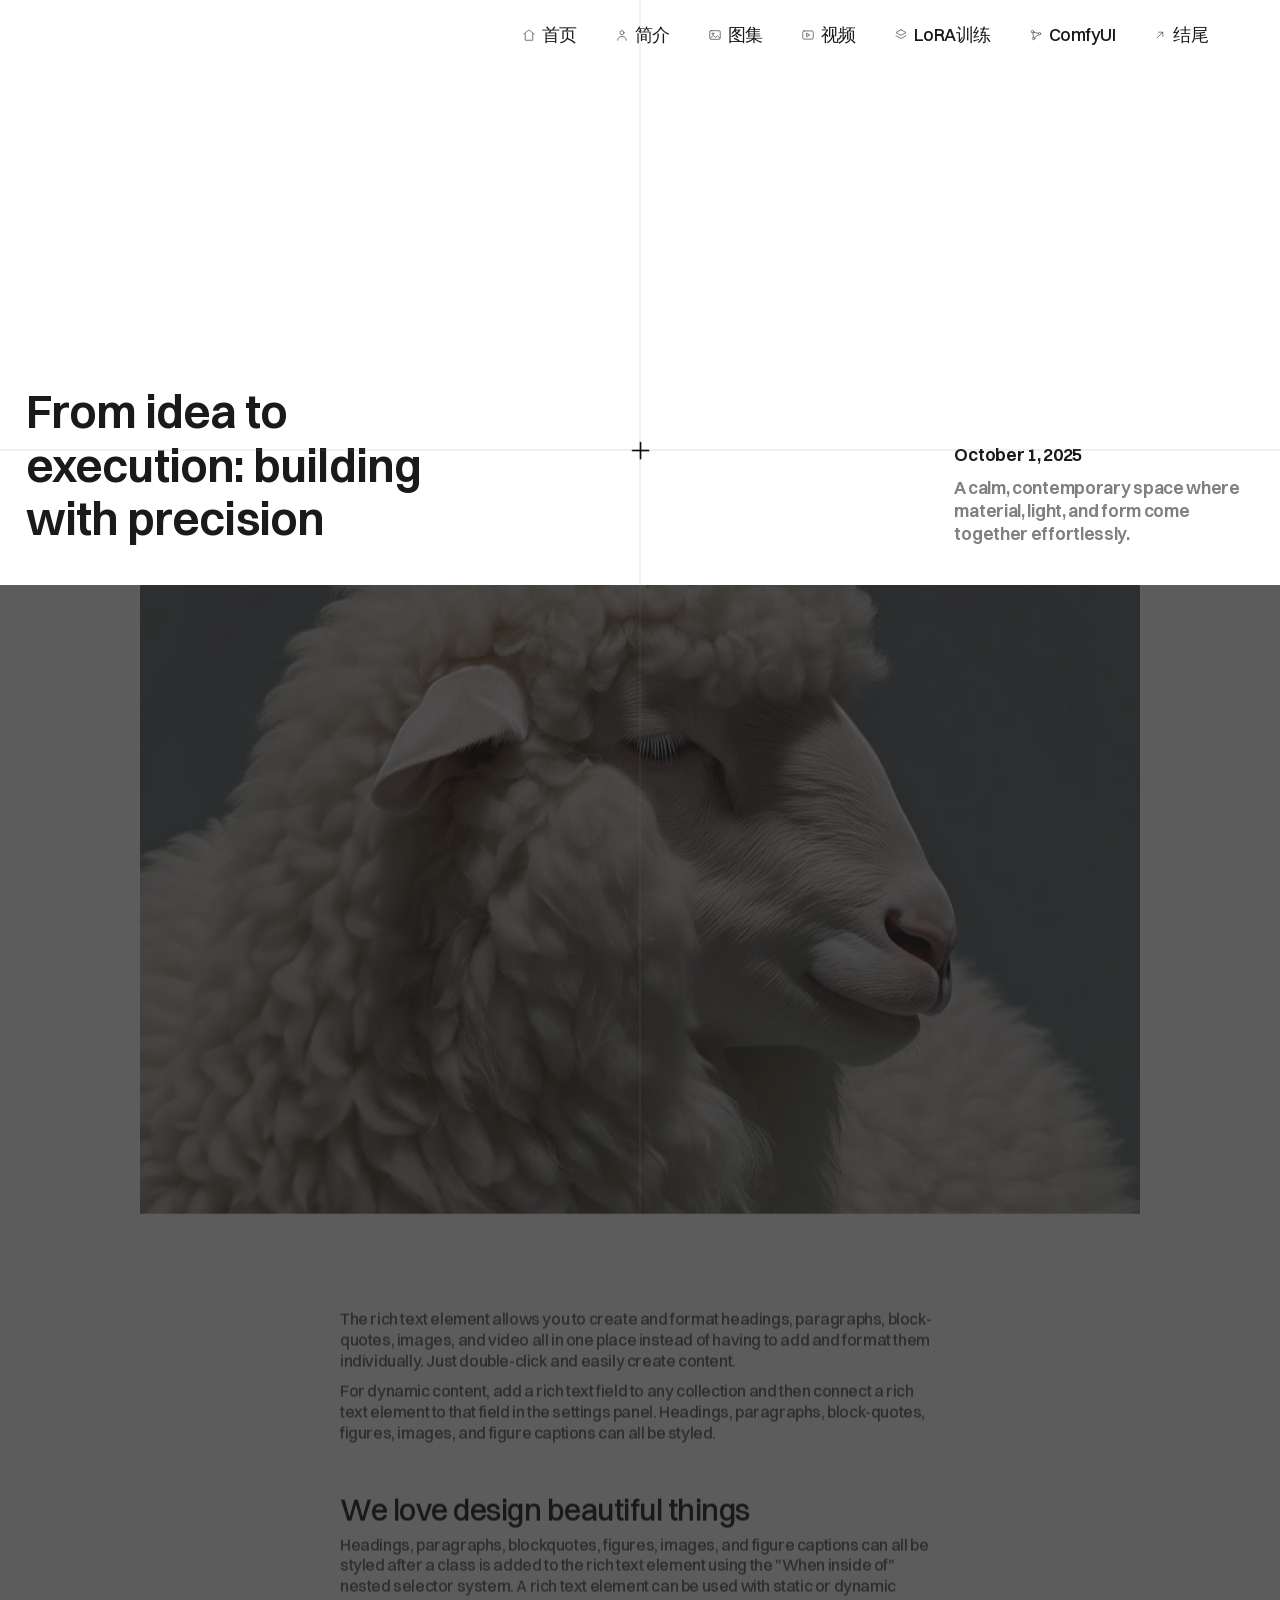
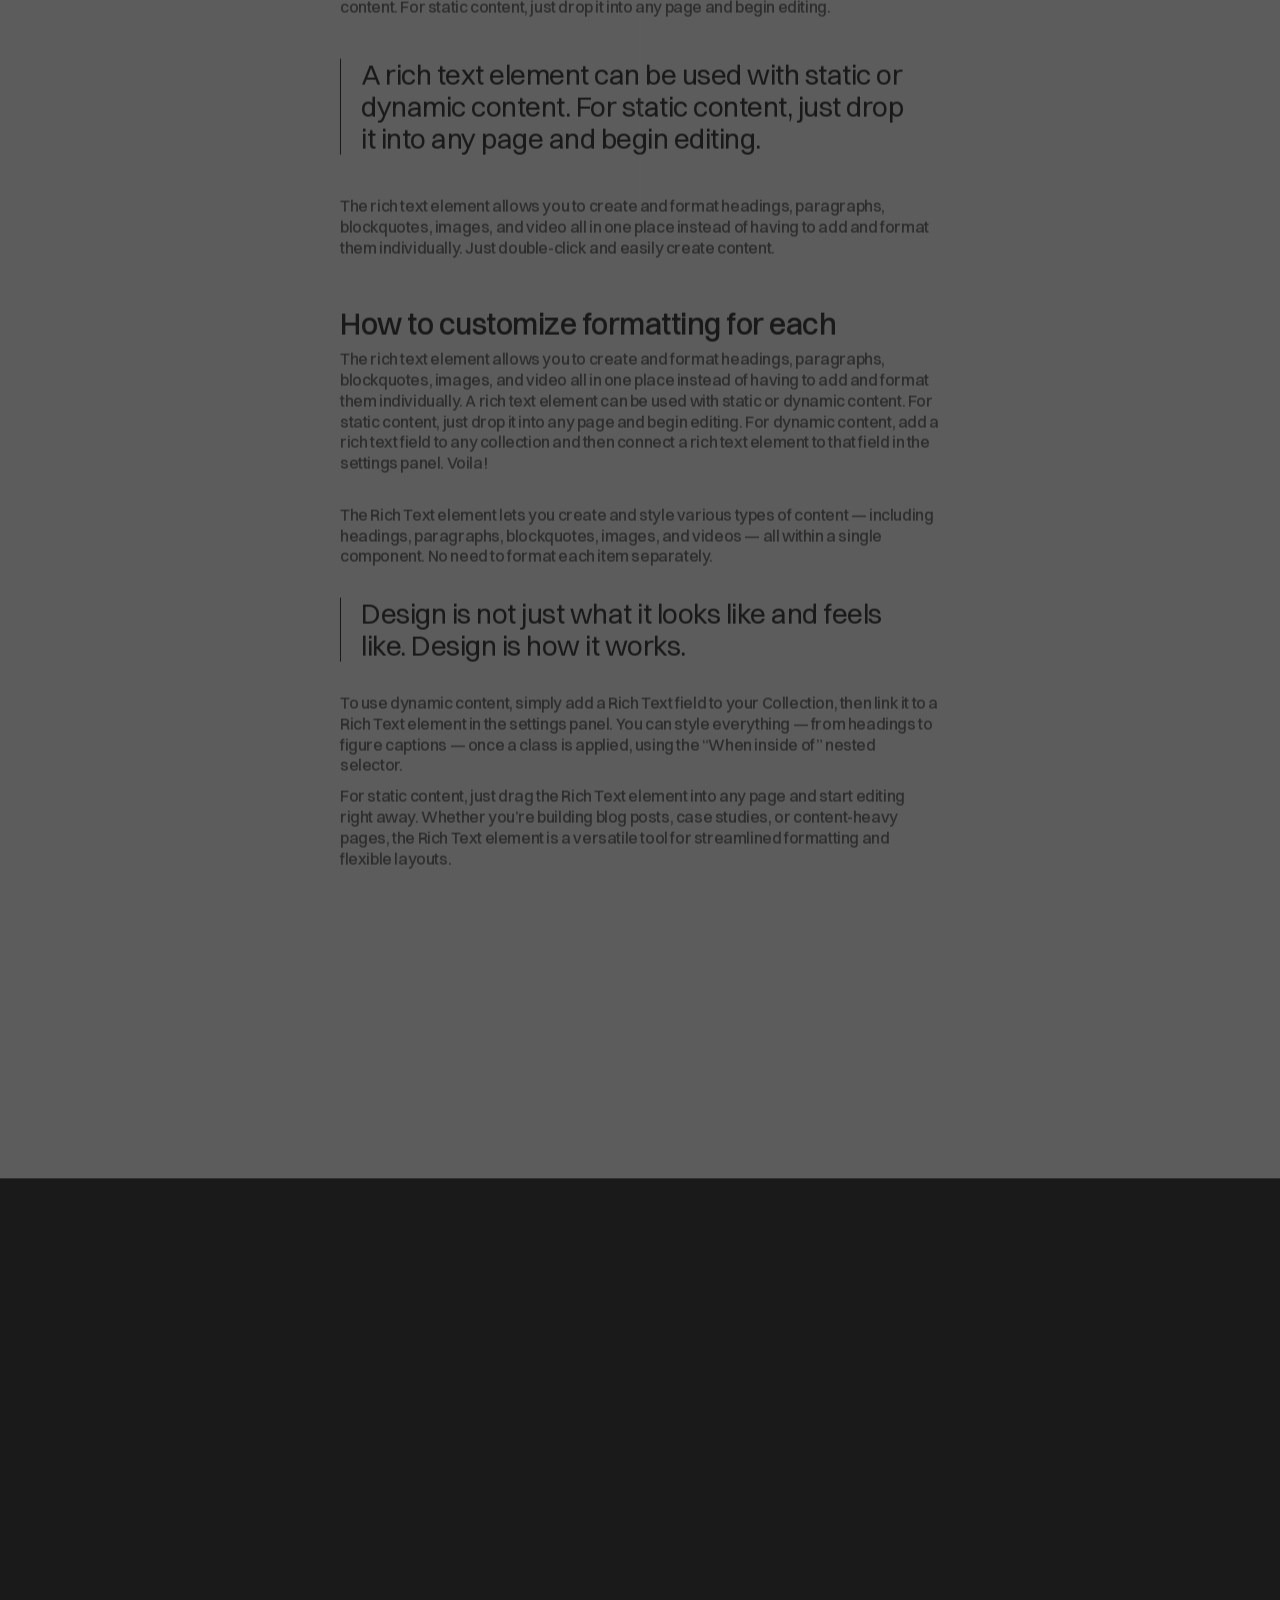
<file: post-from-idea-to-execution-building-with-precision.html>
<!DOCTYPE html><!-- This site was created in Webflow. https://webflow.com --><!-- Last Published: Sun Nov 01 2026 21:32:20 GMT+0000 (Coordinated Universal Time) --><html data-wf-domain="omnerat-template.webflow.io" data-wf-page="69d61b912d27b4a531100449" data-wf-site="69d61b912d27b4a531100460" lang="en" data-wf-collection="69d61b912d27b4a53110048e" data-wf-item-slug="from-idea-to-execution-building-with-precision"><head><meta charset="utf-8"/><title>Post — Studio©</title><meta content="A calm, contemporary space where material, light, and form come together effortlessly." name="description"/><meta content="From idea to execution: building with precision" property="og:title"/><meta content="A calm, contemporary space where material, light, and form come together effortlessly." property="og:description"/><meta content="assets/img/blog-3.webp" property="og:image"/><meta content="From idea to execution: building with precision" name="twitter:title"/><meta content="A calm, contemporary space where material, light, and form come together effortlessly." name="twitter:description"/><meta content="assets/img/blog-3.webp" name="twitter:image"/><meta property="og:type" content="website"/><meta content="summary_large_image" name="twitter:card"/><meta content="width=device-width, initial-scale=1" name="viewport"/><meta content="Webflow" name="generator"/><link rel="stylesheet" href="assets/css/shared.css">
<link rel="stylesheet" href="assets/css/clone.css?v=48"><link href="assets/img/logo-small.jpg" rel="shortcut icon" type="image/x-icon"/><link href="assets/img/logo.png" rel="apple-touch-icon"/>



<style>

  html, body {
  -webkit-font-smoothing: antialiased;
  -moz-osx-font-smoothing: grayscale;
  text-rendering: optimizeLegibility;
}
  
  /* Show grid on page load (it's set to display none in Webflow) */
.transition{ display: grid; }

/* Hide grid in the editor */
.w-editor .transition{ display: none; }
  
.nav-text,
.button-text {
  display: inline-block;
  min-width: max-content;
  white-space: nowrap;
}
</style> </head><body><div class="fixed-element"><div data-w-id="d9e6ffba-48cf-87f2-0856-4f92377759f4" style="opacity:0" class="blur-effect"></div><div data-animation="default" class="navbar w-nav" data-easing2="ease" data-easing="ease" data-collapse="medium" data-w-id="9837f6c3-9169-b539-158a-ed2948b3ef44" role="banner" data-duration="400" id="Top" data-wf--navigation--variant="base"><div id="w-node-_9837f6c3-9169-b539-158a-ed2948b3ef48-48b3ef44" class="last-part"><div class="make-grid hide-mobile"><nav role="navigation" class="nav-menu w-nav-menu"><a href="index.html" class="nav-link w-inline-block"><svg class="nav-ico" viewBox="0 0 24 24" fill="none" stroke="currentColor" stroke-width="1.4" stroke-linecap="round" stroke-linejoin="round" aria-hidden="true"><path d="M3 10.6 12 3.2l9 7.4"/><path d="M5.6 9.6V21h12.8V9.6"/></svg><div class="nav-text">首页</div></a><a href="index.html#meet" class="nav-link w-inline-block"><svg class="nav-ico" viewBox="0 0 24 24" fill="none" stroke="currentColor" stroke-width="1.4" stroke-linecap="round" stroke-linejoin="round" aria-hidden="true"><circle cx="12" cy="8" r="3.5"/><path d="M4.6 21c0-4.1 3.3-6.6 7.4-6.6s7.4 2.5 7.4 6.6"/></svg><div class="nav-text">简介</div></a><a href="index.html#works" class="nav-link w-inline-block"><svg class="nav-ico" viewBox="0 0 24 24" fill="none" stroke="currentColor" stroke-width="1.4" stroke-linecap="round" stroke-linejoin="round" aria-hidden="true"><rect x="3" y="4.6" width="18" height="14.8" rx="2.2"/><circle cx="8.4" cy="9.8" r="1.5"/><path d="m4.4 17.2 4.8-4.4 4 3.4 3-2.6 3.8 3.4"/></svg><div class="nav-text">图集</div></a><a href="index.html#motion" class="nav-link w-inline-block"><svg class="nav-ico" viewBox="0 0 24 24" fill="none" stroke="currentColor" stroke-width="1.4" stroke-linecap="round" stroke-linejoin="round" aria-hidden="true"><rect x="3" y="5" width="18" height="14" rx="2.2"/><path d="m10.2 9.2 4.8 2.8-4.8 2.8z"/></svg><div class="nav-text">视频</div></a><a href="index.html#lora" class="nav-link w-inline-block"><svg class="nav-ico" viewBox="0 0 24 24" fill="none" stroke="currentColor" stroke-width="1.4" stroke-linecap="round" stroke-linejoin="round" aria-hidden="true"><path d="m12 3 8.6 4.8L12 12.6 3.4 7.8 12 3Z"/><path d="m3.4 13.2 8.6 4.8 8.6-4.8"/></svg><div class="nav-text">LoRA训练</div></a><a href="index.html#comfyui" class="nav-link w-inline-block"><svg class="nav-ico" viewBox="0 0 24 24" fill="none" stroke="currentColor" stroke-width="1.4" stroke-linecap="round" stroke-linejoin="round" aria-hidden="true"><circle cx="6" cy="6.2" r="2.1"/><circle cx="18" cy="9.8" r="2.1"/><circle cx="8" cy="18" r="2.1"/><path d="M8 7.4 15.9 9.1M6.9 8.2l.7 7.7M16.3 11.9l-6.5 4.3"/></svg><div class="nav-text">ComfyUI</div></a><a href="index.html#contact" class="nav-link w-inline-block"><svg class="nav-ico" viewBox="0 0 24 24" fill="none" stroke="currentColor" stroke-width="1.4" stroke-linecap="round" stroke-linejoin="round" aria-hidden="true"><path d="M7.2 16.8 16.8 7.2"/><path d="M9.6 7.2h7.2v7.2"/></svg><div class="nav-text">结尾</div></a></nav></div><div class="last-item"><div class="menu-button w-nav-button"><div data-is-ix2-target="1" class="lottie-white" data-w-id="9837f6c3-9169-b539-158a-ed2948b3ef53" data-animation-type="lottie" data-src="assets/json/hamburger-animation.json" data-loop="0" data-direction="1" data-autoplay="0" data-renderer="svg" data-default-duration="0" data-duration="1.5015014403440954" data-loading="eager"></div></div></div></div></div></div><div class="main-content"><div class="main-hero-wrapper"><div class="hero-main inner form-blog"><div class="hero-image"></div><div class="container absolute _100"><div class="bottom-grid flx-center for-page"><div class="max-w-inner _01"><h2 class="h2 _02">From idea to execution: building with precision</h2></div><div id="w-node-d05cfd9a-0632-54b4-3296-0bd535339a7e-31100449" class="flex-blog-page"><h2 class="h2 _01">October 1, 2025</h2><h2 class="h2 _01 gray-light">A calm, contemporary space where material, light, and form come together effortlessly.</h2></div></div></div></div></div><div data-w-id="d05cfd9a-0632-54b4-3296-0bd535339a84"></div><div class="content-effect _10"><section class="section"><div class="container effect"><div class="blog-wrapper"><div data-w-id="da885b69-48ed-d070-17f1-84a0f6f810d6" class="image-wrap auto"><img loading="lazy" src="assets/img/blog-3.webp" alt="" sizes="100vw" srcset="assets/img/blog-3-p-500.webp 500w, assets/img/blog-3-p-800.webp 800w, assets/img/blog-3-p-1080.webp 1080w, assets/img/blog-3-p-1600.webp 1600w, assets/img/blog-3-p-2000.webp 2000w, assets/img/blog-3.webp 2400w" class="paralax-image"/></div><div class="divider-l"></div><div class="rich-blog w-richtext"><p>The rich text element allows you to create and format headings, paragraphs, block-quotes, images, and video all in one place instead of having to add and format them individually. Just double-click and easily create content.</p><p>For dynamic content, add a rich text field to any collection and then connect a rich text element to that field in the settings panel. Headings, paragraphs, block-quotes, figures, images, and figure captions can all be styled.</p><p>‍</p><h3>We love design beautiful things</h3><p>Headings, paragraphs, blockquotes, figures, images, and figure captions can all be styled after a class is added to the rich text element using the &quot;When inside of&quot; nested selector system. A rich text element can be used with static or dynamic content. For static content, just drop it into any page and begin editing.</p><p>‍</p><blockquote>A rich text element can be used with static or dynamic content. For static content, just drop it into any page and begin editing.</blockquote><p>‍</p><p>The rich text element allows you to create and format headings, paragraphs, blockquotes, images, and video all in one place instead of having to add and format them individually. Just double-click and easily create content.</p><p>‍</p><h3>How to customize formatting for each</h3><p>The rich text element allows you to create and format headings, paragraphs, blockquotes, images, and video all in one place instead of having to add and format them individually. A rich text element can be used with static or dynamic content. For static content, just drop it into any page and begin editing. For dynamic content, add a rich text field to any collection and then connect a rich text element to that field in the settings panel. Voila!<br/><strong>‍</strong></p><p>The Rich Text element lets you create and style various types of content — including headings, paragraphs, blockquotes, images, and videos — all within a single component. No need to format each item separately.<br/>‍</p><blockquote>Design is not just what it looks like and feels like. Design is how it works.</blockquote><p><br/>To use dynamic content, simply add a Rich Text field to your Collection, then link it to a Rich Text element in the settings panel. You can style everything — from headings to figure captions — once a class is applied, using the “When inside of” nested selector.</p><p>For static content, just drag the Rich Text element into any page and start editing right away. Whether you’re building blog posts, case studies, or content-heavy pages, the Rich Text element is a versatile tool for streamlined formatting and flexible layouts.</p></div></div></div></section></div><div data-w-id="5ee71ecf-03c8-4567-496e-d7d332b90bae"></div><div class="content-effect _03"><section class="section"><div class="container effect"><div><h2 class="h2 fade cnt">Latest News©</h2></div><div class="divider-xl"></div><div><div class="w-dyn-list"><div role="list" class="collection-list _2-column w-dyn-items"><div role="listitem" class="w-dyn-item"><a href="post-designing-digital-systems-that-scale-with-intention.html" class="blog-main-wrapper w-inline-block"><div class="arrow-blog-icon"><div class="buton-icon-svg w-embed"><svg width="100%" height="100%" viewBox="0 0 24 24" fill="none" xmlns="http://www.w3.org/2000/svg">
 <path d="M7 17L17 7M17 7H7M17 7V17" stroke="currentColor" stroke-width="2" stroke-linecap="round" stroke-linejoin="round"/>
 </svg></div><div class="buton-icon-svg is-absolute w-embed"><svg width="100%" height="100%" viewBox="0 0 24 24" fill="none" xmlns="http://www.w3.org/2000/svg">
 <path d="M7 17L17 7M17 7H7M17 7V17" stroke="currentColor" stroke-width="2" stroke-linecap="round" stroke-linejoin="round"/>
 </svg></div></div><div data-w-id="fd62b051-0c73-6c53-9658-3c1c9b3849d2" class="image-wrap auto"><img loading="lazy" src="assets/img/blog-1.webp" alt="" sizes="100vw" srcset="assets/img/blog-1-p-500.webp 500w, assets/img/blog-1-p-800.webp 800w, assets/img/blog-1-p-1080.webp 1080w, assets/img/blog-1-p-1600.webp 1600w, assets/img/blog-1-p-2000.webp 2000w, assets/img/blog-1.webp 2400w" class="paralax-image"/></div><div class="margin-10"><div>Designing digital systems that scale with intention</div></div></a></div><div role="listitem" class="w-dyn-item"><a href="post-why-clarity-is-the-foundation-of-modern-brands.html" class="blog-main-wrapper w-inline-block"><div class="arrow-blog-icon"><div class="buton-icon-svg w-embed"><svg width="100%" height="100%" viewBox="0 0 24 24" fill="none" xmlns="http://www.w3.org/2000/svg">
 <path d="M7 17L17 7M17 7H7M17 7V17" stroke="currentColor" stroke-width="2" stroke-linecap="round" stroke-linejoin="round"/>
 </svg></div><div class="buton-icon-svg is-absolute w-embed"><svg width="100%" height="100%" viewBox="0 0 24 24" fill="none" xmlns="http://www.w3.org/2000/svg">
 <path d="M7 17L17 7M17 7H7M17 7V17" stroke="currentColor" stroke-width="2" stroke-linecap="round" stroke-linejoin="round"/>
 </svg></div></div><div data-w-id="fd62b051-0c73-6c53-9658-3c1c9b3849d2" class="image-wrap auto"><img loading="lazy" src="assets/img/blog-2.webp" alt="" sizes="100vw" srcset="assets/img/blog-2-p-500.webp 500w, assets/img/blog-2-p-800.webp 800w, assets/img/blog-2-p-1080.webp 1080w, assets/img/blog-2-p-1600.webp 1600w, assets/img/blog-2-p-2000.webp 2000w, assets/img/blog-2.webp 2400w" class="paralax-image"/></div><div class="margin-10"><div>Why clarity is the foundation of modern brands</div></div></a></div></div></div></div></div></section></div><div data-w-id="d05cfd9a-0632-54b4-3296-0bd535339a89"></div><div class="content-effect _09"><div class="footer"><div class="container"><div class="footer-grid"><div class="footer-column"><h2 class="h2 text-weight">Build it once. Build it right<span class="tm-small">™</span><br/></h2><div class="divider-s"></div><div class="flex-footer"><div class="text-footer">New Business:</div><a href="#" data-wf--button-line--variant="base" class="button-link w-inline-block"><div class="button-flex"><div class="text-overflow"><div class="navigation-text-main _01">2640167031@qq.com</div><div class="navigation-text-main _02">2640167031@qq.com</div></div><div class="line-divider"><div class="line-absolute"></div></div></div></a></div><div class="divider-s"></div><div><div class="text-footer light">Thoughtful updates, nothing more.</div></div><div class="divider-xs"></div><div><div class="footer-form w-form"><form id="Subscribe-Footer" name="wf-form-Subscribe" data-name="Subscribe" method="get" class="subscribe-form" data-wf-page-id="69d61b912d27b4a531100449" data-wf-element-id="e80e2e73-1bfa-7773-d1f8-732ce0ccb51a"><input class="subscribe-field-main w-node-e80e2e73-1bfa-7773-d1f8-732ce0ccb51b-e0ccb503 w-input" maxlength="256" name="Subscribe" data-name="Subscribe" placeholder="E-mail" type="email" id="Subscribe" required=""/><input type="submit" data-wait="Please wait..." class="button-sbc for-sbc w-button" value="Subscribe"/></form><div class="success-message-main w-form-done"><div>Thank you for subscribing!</div></div><div class="error-message w-form-fail"><div>Oops! Something went wrong while submitting the form.</div></div></div></div><div class="divider-xs"></div><div><div class="text-footer light">© 2026 杨开发</div></div></div><div class="grid-right-footer"><div><div class="flex-footer _01"><a href="index.html" data-wf--button-line--variant="base" class="button-link w-inline-block"><div class="button-flex"><div class="text-overflow"><div class="navigation-text-main _01">Home</div><div class="navigation-text-main _02">Home</div></div><div class="line-divider"><div class="line-absolute"></div></div></div></a><a href="index.html#meet" data-wf--button-line--variant="base" class="button-link w-inline-block"><div class="button-flex"><div class="text-overflow"><div class="navigation-text-main _01">About</div><div class="navigation-text-main _02">About</div></div><div class="line-divider"><div class="line-absolute"></div></div></div></a><a href="work.html" data-wf--button-line--variant="base" class="button-link w-inline-block"><div class="button-flex"><div class="text-overflow"><div class="navigation-text-main _01">Work</div><div class="navigation-text-main _02">Work</div></div><div class="line-divider"><div class="line-absolute"></div></div></div></a><a href="news.html" data-wf--button-line--variant="base" class="button-link w-inline-block"><div class="button-flex"><div class="text-overflow"><div class="navigation-text-main _01">News</div><div class="navigation-text-main _02">News</div></div><div class="line-divider"><div class="line-absolute"></div></div></div></a><a href="contact.html" data-wf--button-line--variant="base" class="button-link w-inline-block"><div class="button-flex"><div class="text-overflow"><div class="navigation-text-main _01">Contact</div><div class="navigation-text-main _02">Contact</div></div><div class="line-divider"><div class="line-absolute"></div></div></div></a></div></div><div><div class="flex-footer"><div class="social-wrapper"><a href="https://x.com/" target="_blank" class="logo-testimonials rl w-inline-block"><img width="14" loading="lazy" alt="" src="assets/img/x.webp" sizes="(max-width: 991px) 14px, 1vw" srcset="assets/img/x-p-500.png 500w, assets/img/x.webp 512w"/></a><a href="https://instagram.com/" target="_blank" class="logo-testimonials rl w-inline-block"><img width="16" loading="lazy" alt="" src="assets/img/insta.png" sizes="(max-width: 767px) 16px, (max-width: 991px) 2vw, (max-width: 1919px) 16px, 1vw" srcset="assets/img/insta-p-500.png 500w, assets/img/insta.png 512w"/></a><a href="https://linkedin.com/" target="_blank" class="logo-testimonials rl w-inline-block"><img width="16" loading="lazy" alt="" src="assets/img/li.png" sizes="(max-width: 767px) 16px, (max-width: 991px) 2vw, (max-width: 1919px) 16px, 1vw" srcset="assets/img/li-p-500.png 500w, assets/img/li.png 512w"/></a></div></div></div><div class="flex-footer"><div class="text-footer light">Address:</div><div class="text-footer">杭州<br/>可远程协作</div></div></div></div><div class="divider-xl"></div><div><img width="2000" loading="lazy" alt="" src="assets/img/logo-big.png" sizes="100vw" srcset="assets/img/logo-big-p-500.png 500w, assets/img/logo-big-p-800.png 800w, assets/img/logo-big-p-1080.png 1080w, assets/img/logo-big-p-1600.png 1600w, assets/img/logo-big-p-2000.png 2000w, assets/img/logo-big-p-2600.png 2600w, assets/img/logo-big-p-3200.png 3200w, assets/img/logo-big.png 4000w" class="logo-footer"/></div></div></div></div></div><div class="transition"><div class="transition-block"></div></div><div class="plus-line-wrapper"><div class="verical-line"></div><div class="horizontal-line"></div><div class="plus-wrapper"></div></div>


<!-- Lenis setup -->
<script src="assets/js/gsap.min.js"></script>
<script src="assets/js/ScrollTrigger.min.js"></script>
<script src="assets/js/SplitText.min.js"></script>
<script src="assets/js/CustomEase.min.js"></script>
<script src="assets/js/lenis.min.js"></script>
<script src="assets/js/clone.js?v=35"></script>
</body></html>
</file>
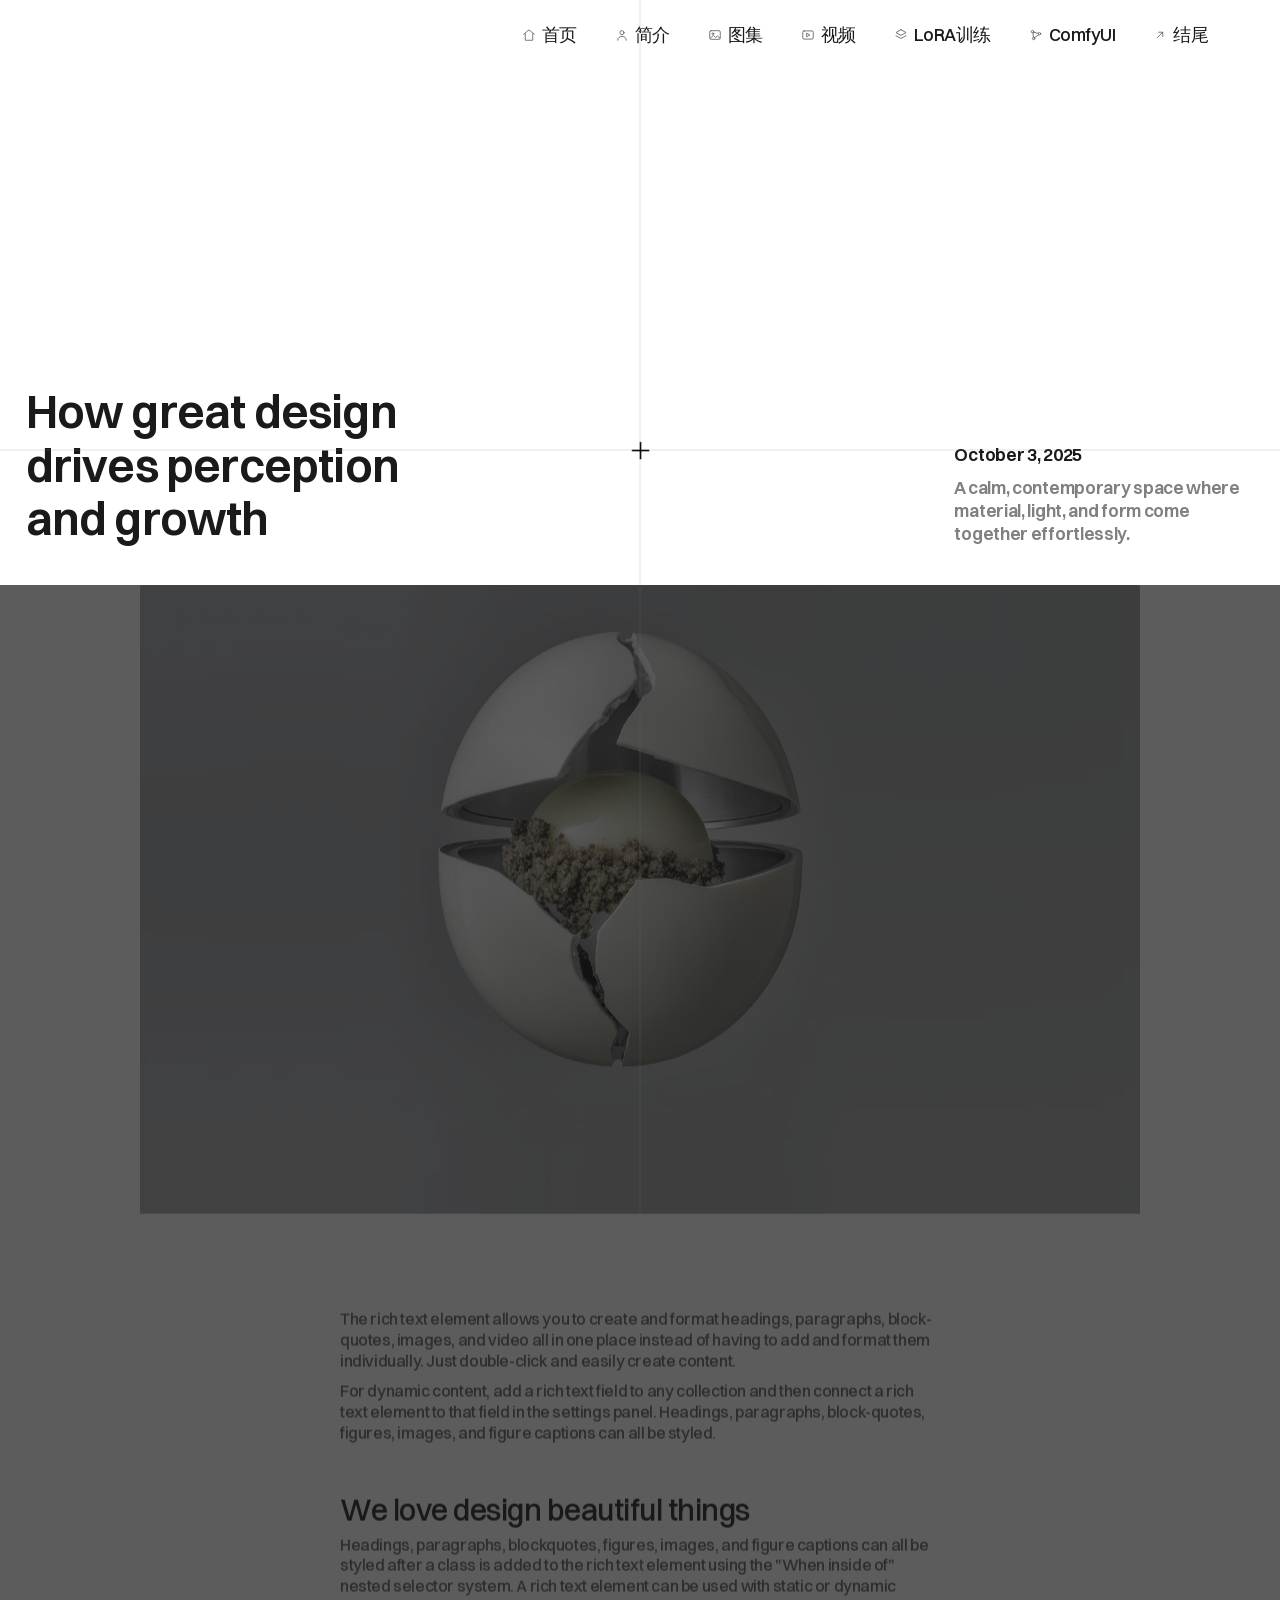
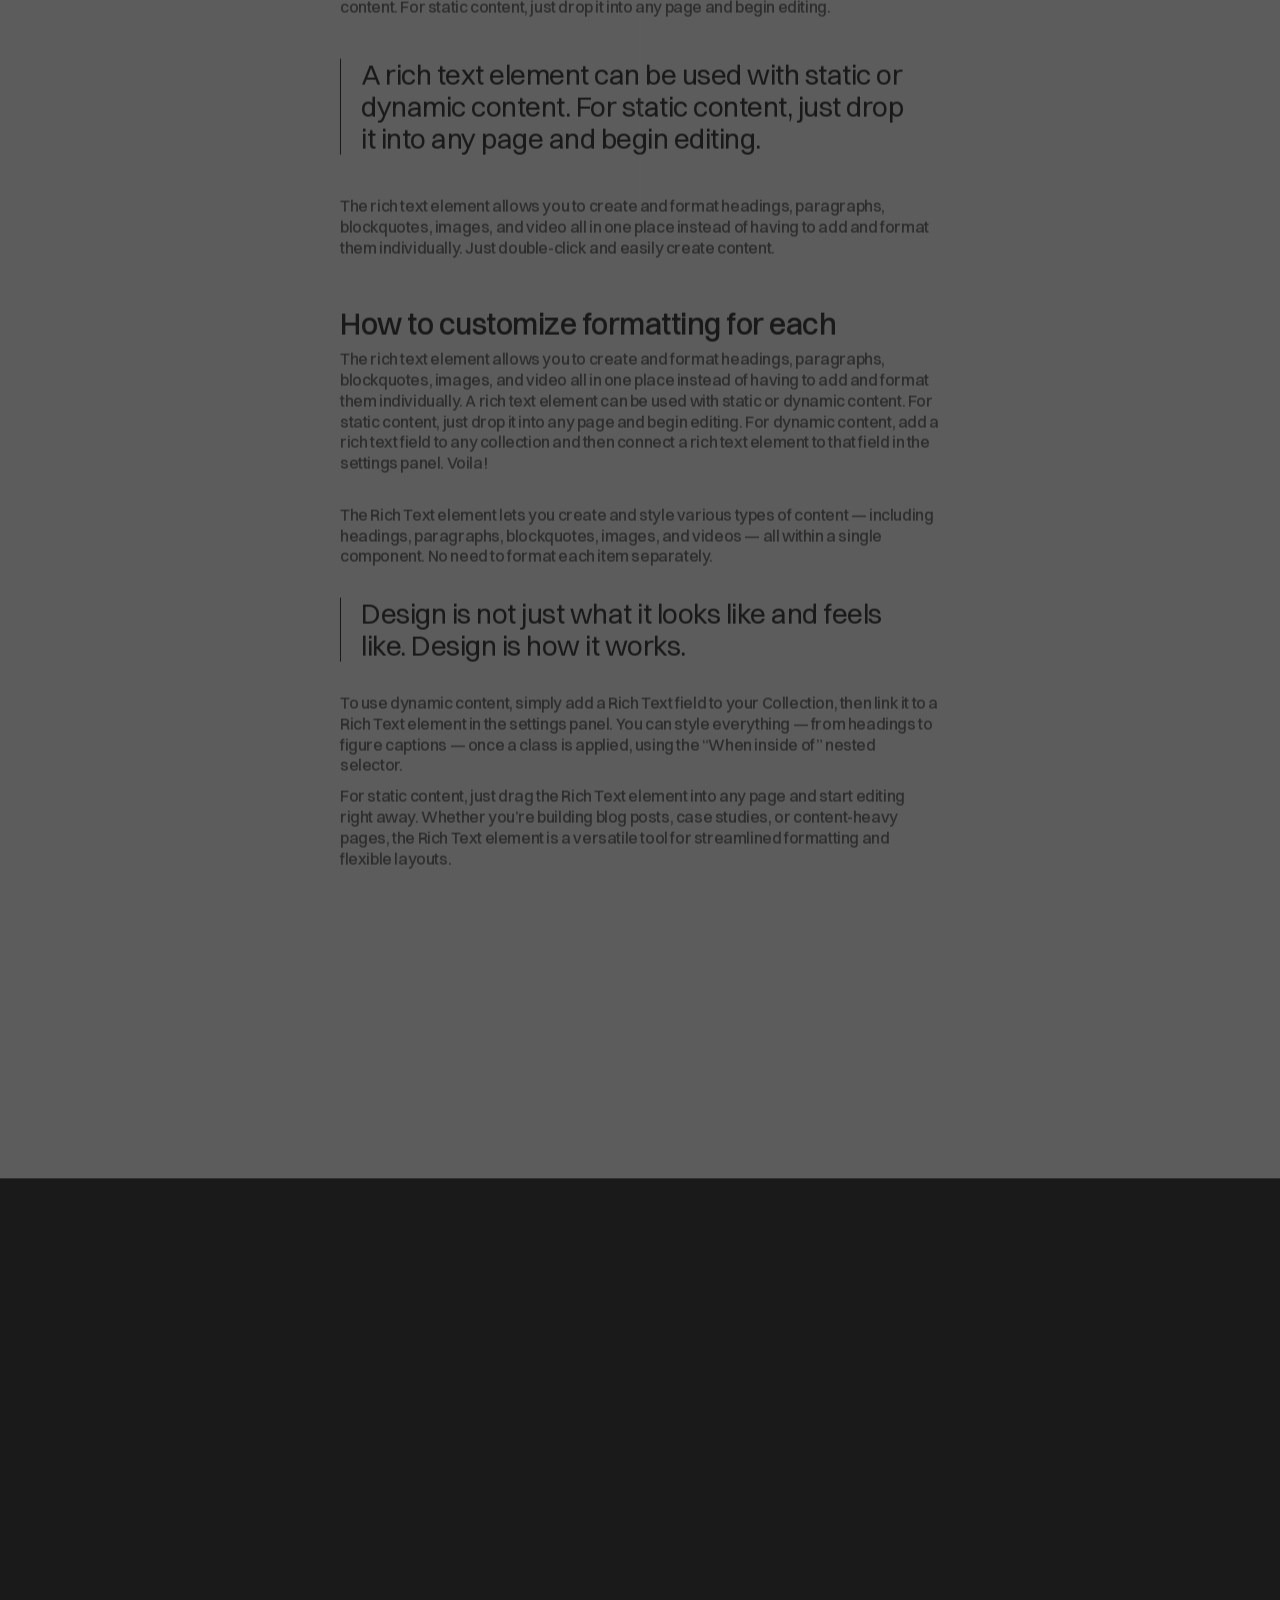
<file: post-how-great-design-drives-perception-and-growth.html>
<!DOCTYPE html><!-- This site was created in Webflow. https://webflow.com --><!-- Last Published: Sun Nov 01 2026 21:32:20 GMT+0000 (Coordinated Universal Time) --><html data-wf-domain="omnerat-template.webflow.io" data-wf-page="69d61b912d27b4a531100449" data-wf-site="69d61b912d27b4a531100460" lang="en" data-wf-collection="69d61b912d27b4a53110048e" data-wf-item-slug="how-great-design-drives-perception-and-growth"><head><meta charset="utf-8"/><title>Post — Studio©</title><meta content="A calm, contemporary space where material, light, and form come together effortlessly." name="description"/><meta content="How great design drives perception and growth" property="og:title"/><meta content="A calm, contemporary space where material, light, and form come together effortlessly." property="og:description"/><meta content="assets/img/blog-4.webp" property="og:image"/><meta content="How great design drives perception and growth" name="twitter:title"/><meta content="A calm, contemporary space where material, light, and form come together effortlessly." name="twitter:description"/><meta content="assets/img/blog-4.webp" name="twitter:image"/><meta property="og:type" content="website"/><meta content="summary_large_image" name="twitter:card"/><meta content="width=device-width, initial-scale=1" name="viewport"/><meta content="Webflow" name="generator"/><link rel="stylesheet" href="assets/css/shared.css">
<link rel="stylesheet" href="assets/css/clone.css?v=48"><link href="assets/img/logo-small.jpg" rel="shortcut icon" type="image/x-icon"/><link href="assets/img/logo.png" rel="apple-touch-icon"/>



<style>

  html, body {
  -webkit-font-smoothing: antialiased;
  -moz-osx-font-smoothing: grayscale;
  text-rendering: optimizeLegibility;
}
  
  /* Show grid on page load (it's set to display none in Webflow) */
.transition{ display: grid; }

/* Hide grid in the editor */
.w-editor .transition{ display: none; }
  
.nav-text,
.button-text {
  display: inline-block;
  min-width: max-content;
  white-space: nowrap;
}
</style> </head><body><div class="fixed-element"><div data-w-id="d9e6ffba-48cf-87f2-0856-4f92377759f4" style="opacity:0" class="blur-effect"></div><div data-animation="default" class="navbar w-nav" data-easing2="ease" data-easing="ease" data-collapse="medium" data-w-id="9837f6c3-9169-b539-158a-ed2948b3ef44" role="banner" data-duration="400" id="Top" data-wf--navigation--variant="base"><div id="w-node-_9837f6c3-9169-b539-158a-ed2948b3ef48-48b3ef44" class="last-part"><div class="make-grid hide-mobile"><nav role="navigation" class="nav-menu w-nav-menu"><a href="index.html" class="nav-link w-inline-block"><svg class="nav-ico" viewBox="0 0 24 24" fill="none" stroke="currentColor" stroke-width="1.4" stroke-linecap="round" stroke-linejoin="round" aria-hidden="true"><path d="M3 10.6 12 3.2l9 7.4"/><path d="M5.6 9.6V21h12.8V9.6"/></svg><div class="nav-text">首页</div></a><a href="index.html#meet" class="nav-link w-inline-block"><svg class="nav-ico" viewBox="0 0 24 24" fill="none" stroke="currentColor" stroke-width="1.4" stroke-linecap="round" stroke-linejoin="round" aria-hidden="true"><circle cx="12" cy="8" r="3.5"/><path d="M4.6 21c0-4.1 3.3-6.6 7.4-6.6s7.4 2.5 7.4 6.6"/></svg><div class="nav-text">简介</div></a><a href="index.html#works" class="nav-link w-inline-block"><svg class="nav-ico" viewBox="0 0 24 24" fill="none" stroke="currentColor" stroke-width="1.4" stroke-linecap="round" stroke-linejoin="round" aria-hidden="true"><rect x="3" y="4.6" width="18" height="14.8" rx="2.2"/><circle cx="8.4" cy="9.8" r="1.5"/><path d="m4.4 17.2 4.8-4.4 4 3.4 3-2.6 3.8 3.4"/></svg><div class="nav-text">图集</div></a><a href="index.html#motion" class="nav-link w-inline-block"><svg class="nav-ico" viewBox="0 0 24 24" fill="none" stroke="currentColor" stroke-width="1.4" stroke-linecap="round" stroke-linejoin="round" aria-hidden="true"><rect x="3" y="5" width="18" height="14" rx="2.2"/><path d="m10.2 9.2 4.8 2.8-4.8 2.8z"/></svg><div class="nav-text">视频</div></a><a href="index.html#lora" class="nav-link w-inline-block"><svg class="nav-ico" viewBox="0 0 24 24" fill="none" stroke="currentColor" stroke-width="1.4" stroke-linecap="round" stroke-linejoin="round" aria-hidden="true"><path d="m12 3 8.6 4.8L12 12.6 3.4 7.8 12 3Z"/><path d="m3.4 13.2 8.6 4.8 8.6-4.8"/></svg><div class="nav-text">LoRA训练</div></a><a href="index.html#comfyui" class="nav-link w-inline-block"><svg class="nav-ico" viewBox="0 0 24 24" fill="none" stroke="currentColor" stroke-width="1.4" stroke-linecap="round" stroke-linejoin="round" aria-hidden="true"><circle cx="6" cy="6.2" r="2.1"/><circle cx="18" cy="9.8" r="2.1"/><circle cx="8" cy="18" r="2.1"/><path d="M8 7.4 15.9 9.1M6.9 8.2l.7 7.7M16.3 11.9l-6.5 4.3"/></svg><div class="nav-text">ComfyUI</div></a><a href="index.html#contact" class="nav-link w-inline-block"><svg class="nav-ico" viewBox="0 0 24 24" fill="none" stroke="currentColor" stroke-width="1.4" stroke-linecap="round" stroke-linejoin="round" aria-hidden="true"><path d="M7.2 16.8 16.8 7.2"/><path d="M9.6 7.2h7.2v7.2"/></svg><div class="nav-text">结尾</div></a></nav></div><div class="last-item"><div class="menu-button w-nav-button"><div data-is-ix2-target="1" class="lottie-white" data-w-id="9837f6c3-9169-b539-158a-ed2948b3ef53" data-animation-type="lottie" data-src="assets/json/hamburger-animation.json" data-loop="0" data-direction="1" data-autoplay="0" data-renderer="svg" data-default-duration="0" data-duration="1.5015014403440954" data-loading="eager"></div></div></div></div></div></div><div class="main-content"><div class="main-hero-wrapper"><div class="hero-main inner form-blog"><div class="hero-image"></div><div class="container absolute _100"><div class="bottom-grid flx-center for-page"><div class="max-w-inner _01"><h2 class="h2 _02">How great design drives perception and growth</h2></div><div id="w-node-d05cfd9a-0632-54b4-3296-0bd535339a7e-31100449" class="flex-blog-page"><h2 class="h2 _01">October 3, 2025</h2><h2 class="h2 _01 gray-light">A calm, contemporary space where material, light, and form come together effortlessly.</h2></div></div></div></div></div><div data-w-id="d05cfd9a-0632-54b4-3296-0bd535339a84"></div><div class="content-effect _10"><section class="section"><div class="container effect"><div class="blog-wrapper"><div data-w-id="da885b69-48ed-d070-17f1-84a0f6f810d6" class="image-wrap auto"><img loading="lazy" src="assets/img/blog-4.webp" alt="" sizes="100vw" srcset="assets/img/blog-4-p-500.webp 500w, assets/img/blog-4-p-800.webp 800w, assets/img/blog-4-p-1080.webp 1080w, assets/img/blog-4-p-1600.webp 1600w, assets/img/blog-4-p-2000.webp 2000w, assets/img/blog-4.webp 2400w" class="paralax-image"/></div><div class="divider-l"></div><div class="rich-blog w-richtext"><p>The rich text element allows you to create and format headings, paragraphs, block-quotes, images, and video all in one place instead of having to add and format them individually. Just double-click and easily create content.</p><p>For dynamic content, add a rich text field to any collection and then connect a rich text element to that field in the settings panel. Headings, paragraphs, block-quotes, figures, images, and figure captions can all be styled.</p><p>‍</p><h3>We love design beautiful things</h3><p>Headings, paragraphs, blockquotes, figures, images, and figure captions can all be styled after a class is added to the rich text element using the &quot;When inside of&quot; nested selector system. A rich text element can be used with static or dynamic content. For static content, just drop it into any page and begin editing.</p><p>‍</p><blockquote>A rich text element can be used with static or dynamic content. For static content, just drop it into any page and begin editing.</blockquote><p>‍</p><p>The rich text element allows you to create and format headings, paragraphs, blockquotes, images, and video all in one place instead of having to add and format them individually. Just double-click and easily create content.</p><p>‍</p><h3>How to customize formatting for each</h3><p>The rich text element allows you to create and format headings, paragraphs, blockquotes, images, and video all in one place instead of having to add and format them individually. A rich text element can be used with static or dynamic content. For static content, just drop it into any page and begin editing. For dynamic content, add a rich text field to any collection and then connect a rich text element to that field in the settings panel. Voila!<br/><strong>‍</strong></p><p>The Rich Text element lets you create and style various types of content — including headings, paragraphs, blockquotes, images, and videos — all within a single component. No need to format each item separately.<br/>‍</p><blockquote>Design is not just what it looks like and feels like. Design is how it works.</blockquote><p><br/>To use dynamic content, simply add a Rich Text field to your Collection, then link it to a Rich Text element in the settings panel. You can style everything — from headings to figure captions — once a class is applied, using the “When inside of” nested selector.</p><p>For static content, just drag the Rich Text element into any page and start editing right away. Whether you’re building blog posts, case studies, or content-heavy pages, the Rich Text element is a versatile tool for streamlined formatting and flexible layouts.</p></div></div></div></section></div><div data-w-id="5ee71ecf-03c8-4567-496e-d7d332b90bae"></div><div class="content-effect _03"><section class="section"><div class="container effect"><div><h2 class="h2 fade cnt">Latest News©</h2></div><div class="divider-xl"></div><div><div class="w-dyn-list"><div role="list" class="collection-list _2-column w-dyn-items"><div role="listitem" class="w-dyn-item"><a href="post-designing-digital-systems-that-scale-with-intention.html" class="blog-main-wrapper w-inline-block"><div class="arrow-blog-icon"><div class="buton-icon-svg w-embed"><svg width="100%" height="100%" viewBox="0 0 24 24" fill="none" xmlns="http://www.w3.org/2000/svg">
 <path d="M7 17L17 7M17 7H7M17 7V17" stroke="currentColor" stroke-width="2" stroke-linecap="round" stroke-linejoin="round"/>
 </svg></div><div class="buton-icon-svg is-absolute w-embed"><svg width="100%" height="100%" viewBox="0 0 24 24" fill="none" xmlns="http://www.w3.org/2000/svg">
 <path d="M7 17L17 7M17 7H7M17 7V17" stroke="currentColor" stroke-width="2" stroke-linecap="round" stroke-linejoin="round"/>
 </svg></div></div><div data-w-id="fd62b051-0c73-6c53-9658-3c1c9b3849d2" class="image-wrap auto"><img loading="lazy" src="assets/img/blog-1.webp" alt="" sizes="100vw" srcset="assets/img/blog-1-p-500.webp 500w, assets/img/blog-1-p-800.webp 800w, assets/img/blog-1-p-1080.webp 1080w, assets/img/blog-1-p-1600.webp 1600w, assets/img/blog-1-p-2000.webp 2000w, assets/img/blog-1.webp 2400w" class="paralax-image"/></div><div class="margin-10"><div>Designing digital systems that scale with intention</div></div></a></div><div role="listitem" class="w-dyn-item"><a href="post-why-clarity-is-the-foundation-of-modern-brands.html" class="blog-main-wrapper w-inline-block"><div class="arrow-blog-icon"><div class="buton-icon-svg w-embed"><svg width="100%" height="100%" viewBox="0 0 24 24" fill="none" xmlns="http://www.w3.org/2000/svg">
 <path d="M7 17L17 7M17 7H7M17 7V17" stroke="currentColor" stroke-width="2" stroke-linecap="round" stroke-linejoin="round"/>
 </svg></div><div class="buton-icon-svg is-absolute w-embed"><svg width="100%" height="100%" viewBox="0 0 24 24" fill="none" xmlns="http://www.w3.org/2000/svg">
 <path d="M7 17L17 7M17 7H7M17 7V17" stroke="currentColor" stroke-width="2" stroke-linecap="round" stroke-linejoin="round"/>
 </svg></div></div><div data-w-id="fd62b051-0c73-6c53-9658-3c1c9b3849d2" class="image-wrap auto"><img loading="lazy" src="assets/img/blog-2.webp" alt="" sizes="100vw" srcset="assets/img/blog-2-p-500.webp 500w, assets/img/blog-2-p-800.webp 800w, assets/img/blog-2-p-1080.webp 1080w, assets/img/blog-2-p-1600.webp 1600w, assets/img/blog-2-p-2000.webp 2000w, assets/img/blog-2.webp 2400w" class="paralax-image"/></div><div class="margin-10"><div>Why clarity is the foundation of modern brands</div></div></a></div></div></div></div></div></section></div><div data-w-id="d05cfd9a-0632-54b4-3296-0bd535339a89"></div><div class="content-effect _09"><div class="footer"><div class="container"><div class="footer-grid"><div class="footer-column"><h2 class="h2 text-weight">Build it once. Build it right<span class="tm-small">™</span><br/></h2><div class="divider-s"></div><div class="flex-footer"><div class="text-footer">New Business:</div><a href="#" data-wf--button-line--variant="base" class="button-link w-inline-block"><div class="button-flex"><div class="text-overflow"><div class="navigation-text-main _01">2640167031@qq.com</div><div class="navigation-text-main _02">2640167031@qq.com</div></div><div class="line-divider"><div class="line-absolute"></div></div></div></a></div><div class="divider-s"></div><div><div class="text-footer light">Thoughtful updates, nothing more.</div></div><div class="divider-xs"></div><div><div class="footer-form w-form"><form id="Subscribe-Footer" name="wf-form-Subscribe" data-name="Subscribe" method="get" class="subscribe-form" data-wf-page-id="69d61b912d27b4a531100449" data-wf-element-id="e80e2e73-1bfa-7773-d1f8-732ce0ccb51a"><input class="subscribe-field-main w-node-e80e2e73-1bfa-7773-d1f8-732ce0ccb51b-e0ccb503 w-input" maxlength="256" name="Subscribe" data-name="Subscribe" placeholder="E-mail" type="email" id="Subscribe" required=""/><input type="submit" data-wait="Please wait..." class="button-sbc for-sbc w-button" value="Subscribe"/></form><div class="success-message-main w-form-done"><div>Thank you for subscribing!</div></div><div class="error-message w-form-fail"><div>Oops! Something went wrong while submitting the form.</div></div></div></div><div class="divider-xs"></div><div><div class="text-footer light">© 2026 杨开发</div></div></div><div class="grid-right-footer"><div><div class="flex-footer _01"><a href="index.html" data-wf--button-line--variant="base" class="button-link w-inline-block"><div class="button-flex"><div class="text-overflow"><div class="navigation-text-main _01">Home</div><div class="navigation-text-main _02">Home</div></div><div class="line-divider"><div class="line-absolute"></div></div></div></a><a href="index.html#meet" data-wf--button-line--variant="base" class="button-link w-inline-block"><div class="button-flex"><div class="text-overflow"><div class="navigation-text-main _01">About</div><div class="navigation-text-main _02">About</div></div><div class="line-divider"><div class="line-absolute"></div></div></div></a><a href="work.html" data-wf--button-line--variant="base" class="button-link w-inline-block"><div class="button-flex"><div class="text-overflow"><div class="navigation-text-main _01">Work</div><div class="navigation-text-main _02">Work</div></div><div class="line-divider"><div class="line-absolute"></div></div></div></a><a href="news.html" data-wf--button-line--variant="base" class="button-link w-inline-block"><div class="button-flex"><div class="text-overflow"><div class="navigation-text-main _01">News</div><div class="navigation-text-main _02">News</div></div><div class="line-divider"><div class="line-absolute"></div></div></div></a><a href="contact.html" data-wf--button-line--variant="base" class="button-link w-inline-block"><div class="button-flex"><div class="text-overflow"><div class="navigation-text-main _01">Contact</div><div class="navigation-text-main _02">Contact</div></div><div class="line-divider"><div class="line-absolute"></div></div></div></a></div></div><div><div class="flex-footer"><div class="social-wrapper"><a href="https://x.com/" target="_blank" class="logo-testimonials rl w-inline-block"><img width="14" loading="lazy" alt="" src="assets/img/x.webp" sizes="(max-width: 991px) 14px, 1vw" srcset="assets/img/x-p-500.png 500w, assets/img/x.webp 512w"/></a><a href="https://instagram.com/" target="_blank" class="logo-testimonials rl w-inline-block"><img width="16" loading="lazy" alt="" src="assets/img/insta.png" sizes="(max-width: 767px) 16px, (max-width: 991px) 2vw, (max-width: 1919px) 16px, 1vw" srcset="assets/img/insta-p-500.png 500w, assets/img/insta.png 512w"/></a><a href="https://linkedin.com/" target="_blank" class="logo-testimonials rl w-inline-block"><img width="16" loading="lazy" alt="" src="assets/img/li.png" sizes="(max-width: 767px) 16px, (max-width: 991px) 2vw, (max-width: 1919px) 16px, 1vw" srcset="assets/img/li-p-500.png 500w, assets/img/li.png 512w"/></a></div></div></div><div class="flex-footer"><div class="text-footer light">Address:</div><div class="text-footer">杭州<br/>可远程协作</div></div></div></div><div class="divider-xl"></div><div><img width="2000" loading="lazy" alt="" src="assets/img/logo-big.png" sizes="100vw" srcset="assets/img/logo-big-p-500.png 500w, assets/img/logo-big-p-800.png 800w, assets/img/logo-big-p-1080.png 1080w, assets/img/logo-big-p-1600.png 1600w, assets/img/logo-big-p-2000.png 2000w, assets/img/logo-big-p-2600.png 2600w, assets/img/logo-big-p-3200.png 3200w, assets/img/logo-big.png 4000w" class="logo-footer"/></div></div></div></div></div><div class="transition"><div class="transition-block"></div></div><div class="plus-line-wrapper"><div class="verical-line"></div><div class="horizontal-line"></div><div class="plus-wrapper"></div></div>


<!-- Lenis setup -->
<script src="assets/js/gsap.min.js"></script>
<script src="assets/js/ScrollTrigger.min.js"></script>
<script src="assets/js/SplitText.min.js"></script>
<script src="assets/js/CustomEase.min.js"></script>
<script src="assets/js/lenis.min.js"></script>
<script src="assets/js/clone.js?v=35"></script>
</body></html>
</file>
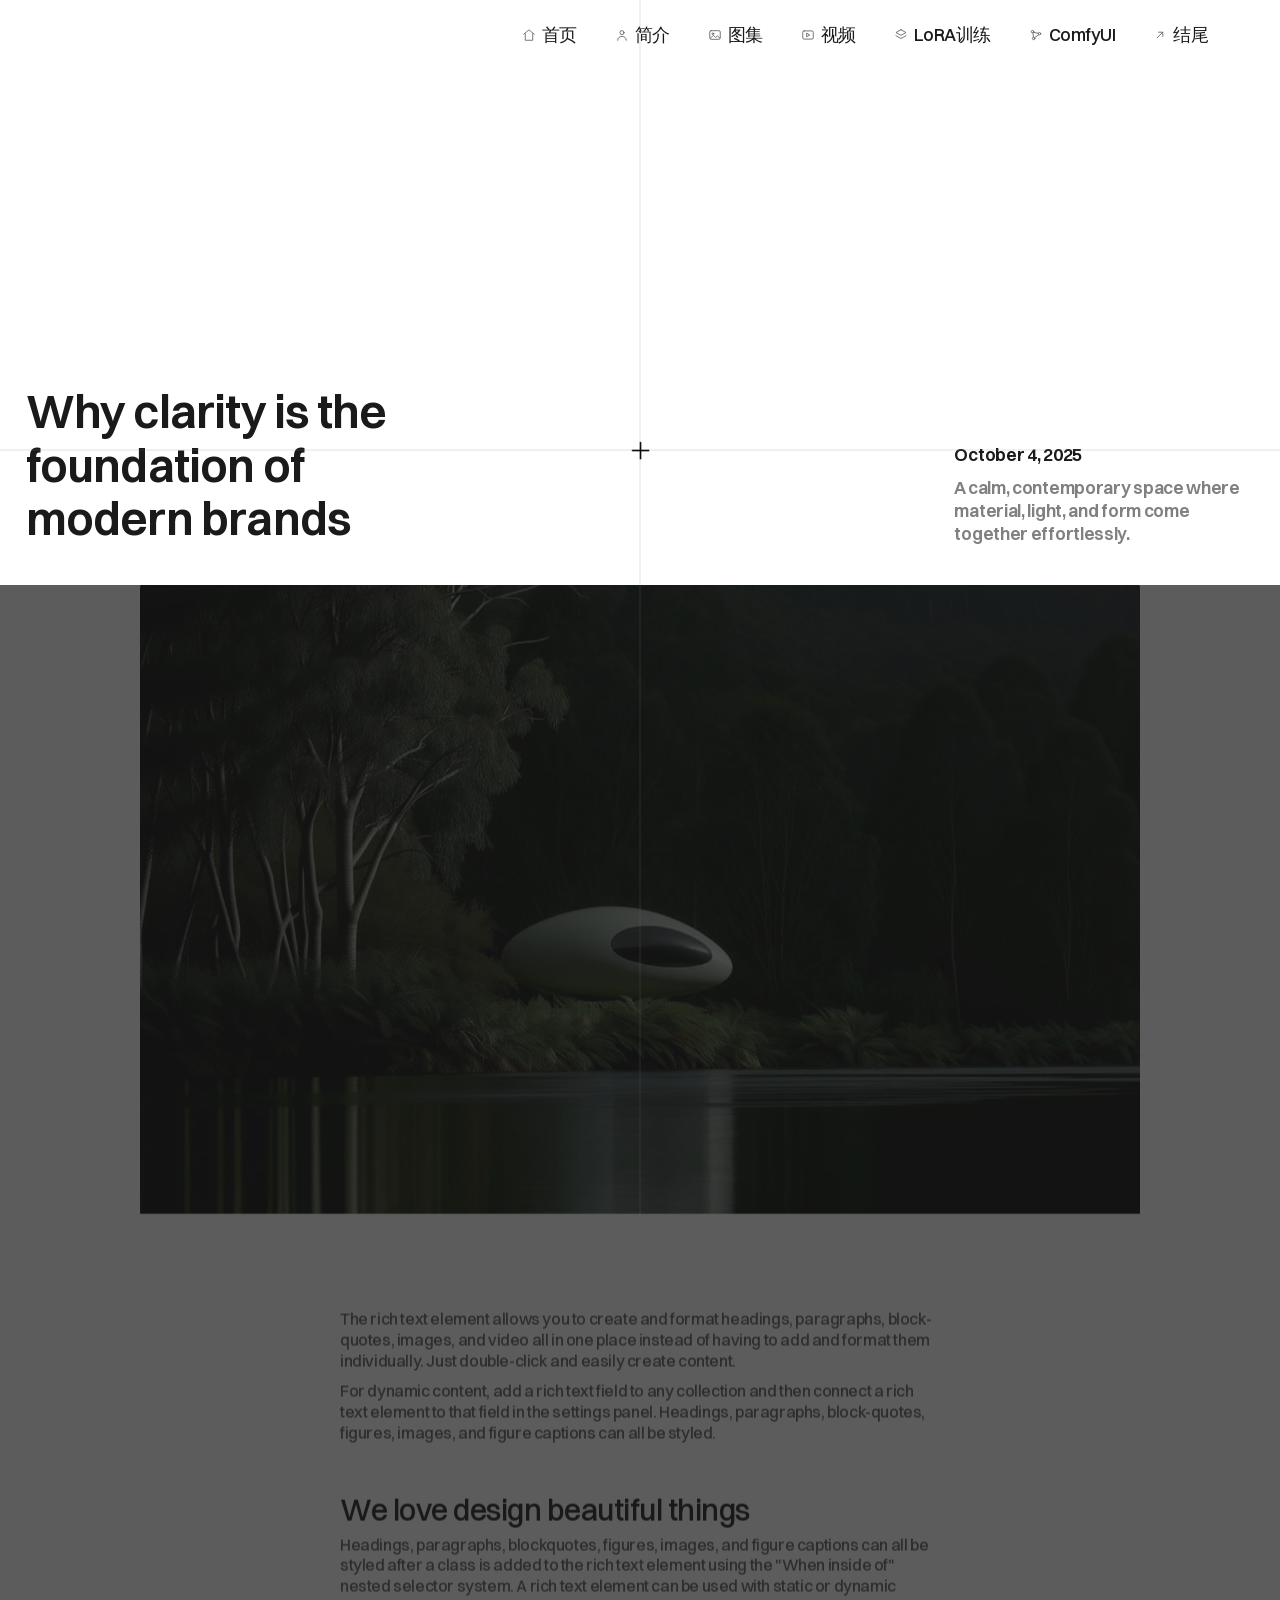
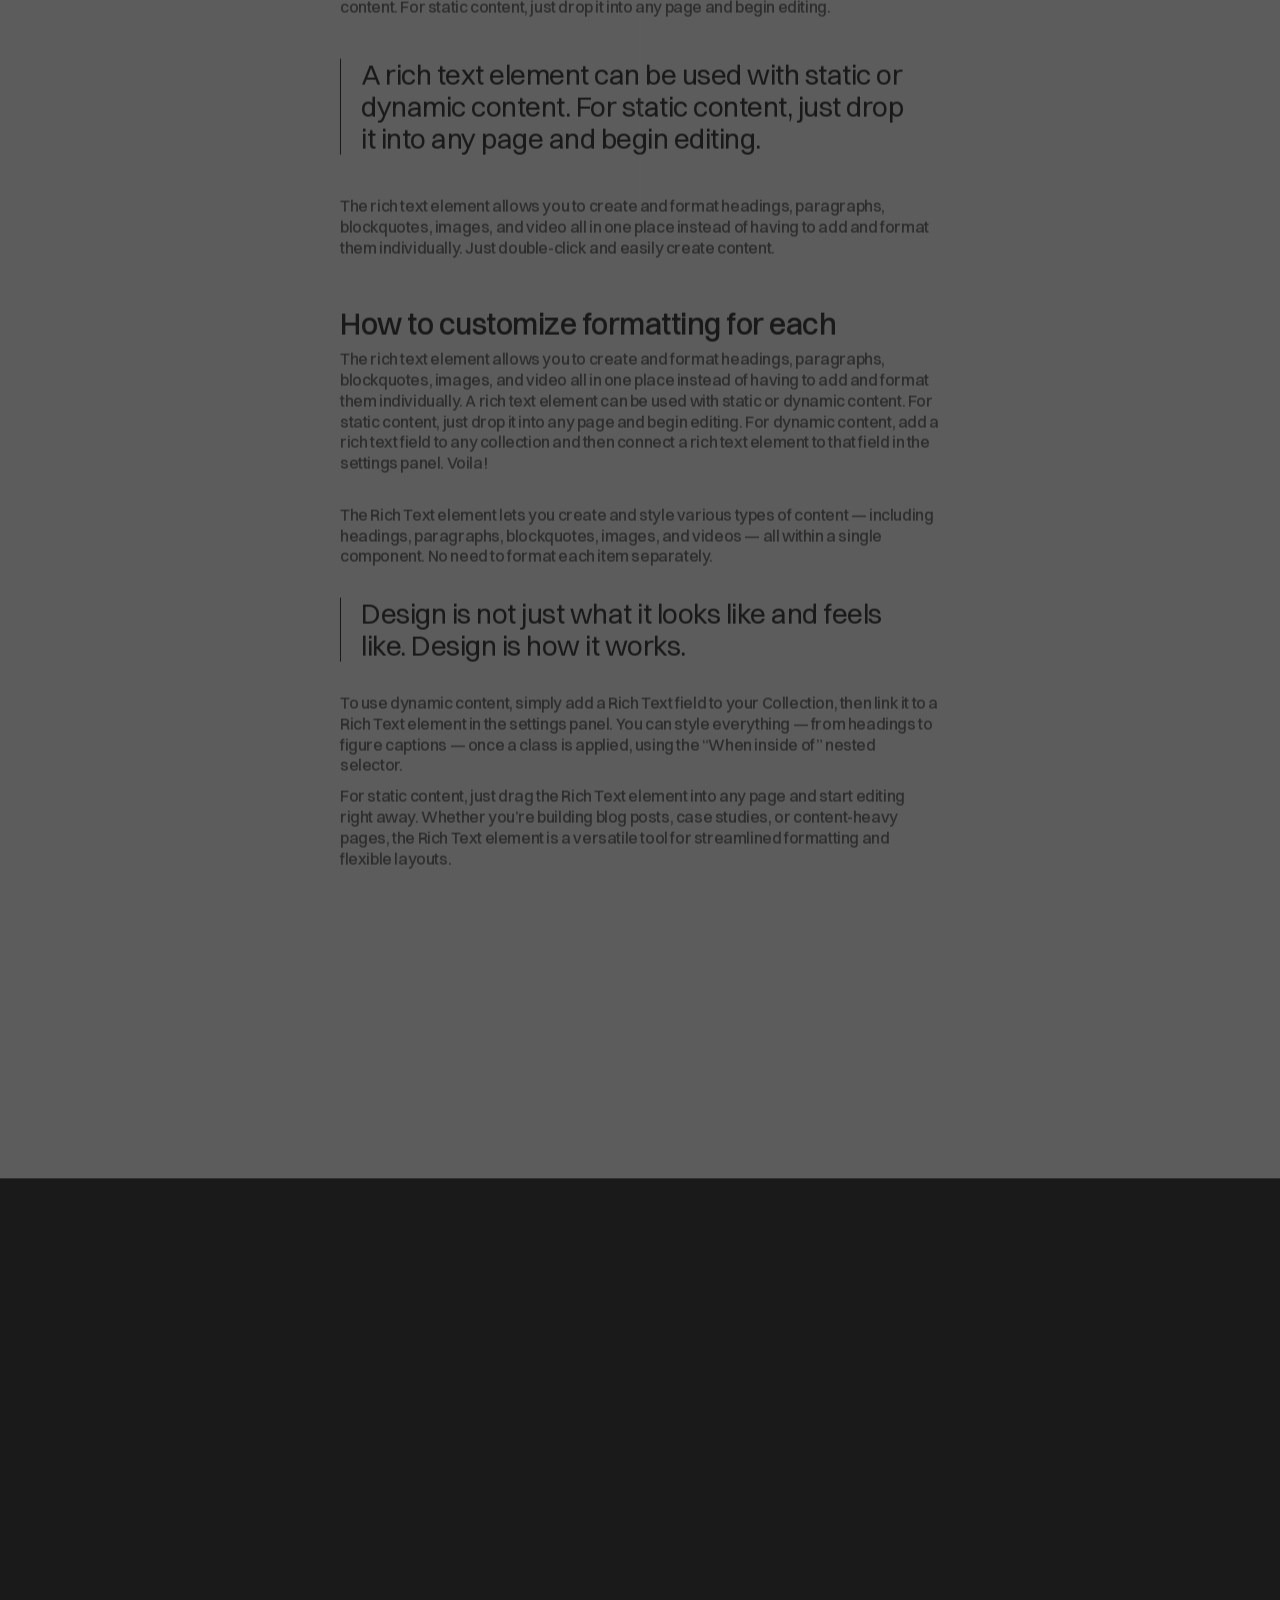
<file: post-why-clarity-is-the-foundation-of-modern-brands.html>
<!DOCTYPE html><!-- This site was created in Webflow. https://webflow.com --><!-- Last Published: Sun Nov 01 2026 21:32:20 GMT+0000 (Coordinated Universal Time) --><html data-wf-domain="omnerat-template.webflow.io" data-wf-page="69d61b912d27b4a531100449" data-wf-site="69d61b912d27b4a531100460" lang="en" data-wf-collection="69d61b912d27b4a53110048e" data-wf-item-slug="why-clarity-is-the-foundation-of-modern-brands"><head><meta charset="utf-8"/><title>Post — Studio©</title><meta content="A calm, contemporary space where material, light, and form come together effortlessly." name="description"/><meta content="Why clarity is the foundation of modern brands" property="og:title"/><meta content="A calm, contemporary space where material, light, and form come together effortlessly." property="og:description"/><meta content="assets/img/blog-2.webp" property="og:image"/><meta content="Why clarity is the foundation of modern brands" name="twitter:title"/><meta content="A calm, contemporary space where material, light, and form come together effortlessly." name="twitter:description"/><meta content="assets/img/blog-2.webp" name="twitter:image"/><meta property="og:type" content="website"/><meta content="summary_large_image" name="twitter:card"/><meta content="width=device-width, initial-scale=1" name="viewport"/><meta content="Webflow" name="generator"/><link rel="stylesheet" href="assets/css/shared.css">
<link rel="stylesheet" href="assets/css/clone.css?v=48"><link href="assets/img/logo-small.jpg" rel="shortcut icon" type="image/x-icon"/><link href="assets/img/logo.png" rel="apple-touch-icon"/>



<style>

  html, body {
  -webkit-font-smoothing: antialiased;
  -moz-osx-font-smoothing: grayscale;
  text-rendering: optimizeLegibility;
}
  
  /* Show grid on page load (it's set to display none in Webflow) */
.transition{ display: grid; }

/* Hide grid in the editor */
.w-editor .transition{ display: none; }
  
.nav-text,
.button-text {
  display: inline-block;
  min-width: max-content;
  white-space: nowrap;
}
</style> </head><body><div class="fixed-element"><div data-w-id="d9e6ffba-48cf-87f2-0856-4f92377759f4" style="opacity:0" class="blur-effect"></div><div data-animation="default" class="navbar w-nav" data-easing2="ease" data-easing="ease" data-collapse="medium" data-w-id="9837f6c3-9169-b539-158a-ed2948b3ef44" role="banner" data-duration="400" id="Top" data-wf--navigation--variant="base"><div id="w-node-_9837f6c3-9169-b539-158a-ed2948b3ef48-48b3ef44" class="last-part"><div class="make-grid hide-mobile"><nav role="navigation" class="nav-menu w-nav-menu"><a href="index.html" class="nav-link w-inline-block"><svg class="nav-ico" viewBox="0 0 24 24" fill="none" stroke="currentColor" stroke-width="1.4" stroke-linecap="round" stroke-linejoin="round" aria-hidden="true"><path d="M3 10.6 12 3.2l9 7.4"/><path d="M5.6 9.6V21h12.8V9.6"/></svg><div class="nav-text">首页</div></a><a href="index.html#meet" class="nav-link w-inline-block"><svg class="nav-ico" viewBox="0 0 24 24" fill="none" stroke="currentColor" stroke-width="1.4" stroke-linecap="round" stroke-linejoin="round" aria-hidden="true"><circle cx="12" cy="8" r="3.5"/><path d="M4.6 21c0-4.1 3.3-6.6 7.4-6.6s7.4 2.5 7.4 6.6"/></svg><div class="nav-text">简介</div></a><a href="index.html#works" class="nav-link w-inline-block"><svg class="nav-ico" viewBox="0 0 24 24" fill="none" stroke="currentColor" stroke-width="1.4" stroke-linecap="round" stroke-linejoin="round" aria-hidden="true"><rect x="3" y="4.6" width="18" height="14.8" rx="2.2"/><circle cx="8.4" cy="9.8" r="1.5"/><path d="m4.4 17.2 4.8-4.4 4 3.4 3-2.6 3.8 3.4"/></svg><div class="nav-text">图集</div></a><a href="index.html#motion" class="nav-link w-inline-block"><svg class="nav-ico" viewBox="0 0 24 24" fill="none" stroke="currentColor" stroke-width="1.4" stroke-linecap="round" stroke-linejoin="round" aria-hidden="true"><rect x="3" y="5" width="18" height="14" rx="2.2"/><path d="m10.2 9.2 4.8 2.8-4.8 2.8z"/></svg><div class="nav-text">视频</div></a><a href="index.html#lora" class="nav-link w-inline-block"><svg class="nav-ico" viewBox="0 0 24 24" fill="none" stroke="currentColor" stroke-width="1.4" stroke-linecap="round" stroke-linejoin="round" aria-hidden="true"><path d="m12 3 8.6 4.8L12 12.6 3.4 7.8 12 3Z"/><path d="m3.4 13.2 8.6 4.8 8.6-4.8"/></svg><div class="nav-text">LoRA训练</div></a><a href="index.html#comfyui" class="nav-link w-inline-block"><svg class="nav-ico" viewBox="0 0 24 24" fill="none" stroke="currentColor" stroke-width="1.4" stroke-linecap="round" stroke-linejoin="round" aria-hidden="true"><circle cx="6" cy="6.2" r="2.1"/><circle cx="18" cy="9.8" r="2.1"/><circle cx="8" cy="18" r="2.1"/><path d="M8 7.4 15.9 9.1M6.9 8.2l.7 7.7M16.3 11.9l-6.5 4.3"/></svg><div class="nav-text">ComfyUI</div></a><a href="index.html#contact" class="nav-link w-inline-block"><svg class="nav-ico" viewBox="0 0 24 24" fill="none" stroke="currentColor" stroke-width="1.4" stroke-linecap="round" stroke-linejoin="round" aria-hidden="true"><path d="M7.2 16.8 16.8 7.2"/><path d="M9.6 7.2h7.2v7.2"/></svg><div class="nav-text">结尾</div></a></nav></div><div class="last-item"><div class="menu-button w-nav-button"><div data-is-ix2-target="1" class="lottie-white" data-w-id="9837f6c3-9169-b539-158a-ed2948b3ef53" data-animation-type="lottie" data-src="assets/json/hamburger-animation.json" data-loop="0" data-direction="1" data-autoplay="0" data-renderer="svg" data-default-duration="0" data-duration="1.5015014403440954" data-loading="eager"></div></div></div></div></div></div><div class="main-content"><div class="main-hero-wrapper"><div class="hero-main inner form-blog"><div class="hero-image"></div><div class="container absolute _100"><div class="bottom-grid flx-center for-page"><div class="max-w-inner _01"><h2 class="h2 _02">Why clarity is the foundation of modern brands</h2></div><div id="w-node-d05cfd9a-0632-54b4-3296-0bd535339a7e-31100449" class="flex-blog-page"><h2 class="h2 _01">October 4, 2025</h2><h2 class="h2 _01 gray-light">A calm, contemporary space where material, light, and form come together effortlessly.</h2></div></div></div></div></div><div data-w-id="d05cfd9a-0632-54b4-3296-0bd535339a84"></div><div class="content-effect _10"><section class="section"><div class="container effect"><div class="blog-wrapper"><div data-w-id="da885b69-48ed-d070-17f1-84a0f6f810d6" class="image-wrap auto"><img loading="lazy" src="assets/img/blog-2.webp" alt="" sizes="100vw" srcset="assets/img/blog-2-p-500.webp 500w, assets/img/blog-2-p-800.webp 800w, assets/img/blog-2-p-1080.webp 1080w, assets/img/blog-2-p-1600.webp 1600w, assets/img/blog-2-p-2000.webp 2000w, assets/img/blog-2.webp 2400w" class="paralax-image"/></div><div class="divider-l"></div><div class="rich-blog w-richtext"><p>The rich text element allows you to create and format headings, paragraphs, block-quotes, images, and video all in one place instead of having to add and format them individually. Just double-click and easily create content.</p><p>For dynamic content, add a rich text field to any collection and then connect a rich text element to that field in the settings panel. Headings, paragraphs, block-quotes, figures, images, and figure captions can all be styled.</p><p>‍</p><h3>We love design beautiful things</h3><p>Headings, paragraphs, blockquotes, figures, images, and figure captions can all be styled after a class is added to the rich text element using the &quot;When inside of&quot; nested selector system. A rich text element can be used with static or dynamic content. For static content, just drop it into any page and begin editing.</p><p>‍</p><blockquote>A rich text element can be used with static or dynamic content. For static content, just drop it into any page and begin editing.</blockquote><p>‍</p><p>The rich text element allows you to create and format headings, paragraphs, blockquotes, images, and video all in one place instead of having to add and format them individually. Just double-click and easily create content.</p><p>‍</p><h3>How to customize formatting for each</h3><p>The rich text element allows you to create and format headings, paragraphs, blockquotes, images, and video all in one place instead of having to add and format them individually. A rich text element can be used with static or dynamic content. For static content, just drop it into any page and begin editing. For dynamic content, add a rich text field to any collection and then connect a rich text element to that field in the settings panel. Voila!<br/><strong>‍</strong></p><p>The Rich Text element lets you create and style various types of content — including headings, paragraphs, blockquotes, images, and videos — all within a single component. No need to format each item separately.<br/>‍</p><blockquote>Design is not just what it looks like and feels like. Design is how it works.</blockquote><p><br/>To use dynamic content, simply add a Rich Text field to your Collection, then link it to a Rich Text element in the settings panel. You can style everything — from headings to figure captions — once a class is applied, using the “When inside of” nested selector.</p><p>For static content, just drag the Rich Text element into any page and start editing right away. Whether you’re building blog posts, case studies, or content-heavy pages, the Rich Text element is a versatile tool for streamlined formatting and flexible layouts.</p></div></div></div></section></div><div data-w-id="5ee71ecf-03c8-4567-496e-d7d332b90bae"></div><div class="content-effect _03"><section class="section"><div class="container effect"><div><h2 class="h2 fade cnt">Latest News©</h2></div><div class="divider-xl"></div><div><div class="w-dyn-list"><div role="list" class="collection-list _2-column w-dyn-items"><div role="listitem" class="w-dyn-item"><a href="post-designing-digital-systems-that-scale-with-intention.html" class="blog-main-wrapper w-inline-block"><div class="arrow-blog-icon"><div class="buton-icon-svg w-embed"><svg width="100%" height="100%" viewBox="0 0 24 24" fill="none" xmlns="http://www.w3.org/2000/svg">
 <path d="M7 17L17 7M17 7H7M17 7V17" stroke="currentColor" stroke-width="2" stroke-linecap="round" stroke-linejoin="round"/>
 </svg></div><div class="buton-icon-svg is-absolute w-embed"><svg width="100%" height="100%" viewBox="0 0 24 24" fill="none" xmlns="http://www.w3.org/2000/svg">
 <path d="M7 17L17 7M17 7H7M17 7V17" stroke="currentColor" stroke-width="2" stroke-linecap="round" stroke-linejoin="round"/>
 </svg></div></div><div data-w-id="fd62b051-0c73-6c53-9658-3c1c9b3849d2" class="image-wrap auto"><img loading="lazy" src="assets/img/blog-1.webp" alt="" sizes="100vw" srcset="assets/img/blog-1-p-500.webp 500w, assets/img/blog-1-p-800.webp 800w, assets/img/blog-1-p-1080.webp 1080w, assets/img/blog-1-p-1600.webp 1600w, assets/img/blog-1-p-2000.webp 2000w, assets/img/blog-1.webp 2400w" class="paralax-image"/></div><div class="margin-10"><div>Designing digital systems that scale with intention</div></div></a></div><div role="listitem" class="w-dyn-item"><a href="post-from-idea-to-execution-building-with-precision.html" class="blog-main-wrapper w-inline-block"><div class="arrow-blog-icon"><div class="buton-icon-svg w-embed"><svg width="100%" height="100%" viewBox="0 0 24 24" fill="none" xmlns="http://www.w3.org/2000/svg">
 <path d="M7 17L17 7M17 7H7M17 7V17" stroke="currentColor" stroke-width="2" stroke-linecap="round" stroke-linejoin="round"/>
 </svg></div><div class="buton-icon-svg is-absolute w-embed"><svg width="100%" height="100%" viewBox="0 0 24 24" fill="none" xmlns="http://www.w3.org/2000/svg">
 <path d="M7 17L17 7M17 7H7M17 7V17" stroke="currentColor" stroke-width="2" stroke-linecap="round" stroke-linejoin="round"/>
 </svg></div></div><div data-w-id="fd62b051-0c73-6c53-9658-3c1c9b3849d2" class="image-wrap auto"><img loading="lazy" src="assets/img/blog-3.webp" alt="" sizes="100vw" srcset="assets/img/blog-3-p-500.webp 500w, assets/img/blog-3-p-800.webp 800w, assets/img/blog-3-p-1080.webp 1080w, assets/img/blog-3-p-1600.webp 1600w, assets/img/blog-3-p-2000.webp 2000w, assets/img/blog-3.webp 2400w" class="paralax-image"/></div><div class="margin-10"><div>From idea to execution: building with precision</div></div></a></div></div></div></div></div></section></div><div data-w-id="d05cfd9a-0632-54b4-3296-0bd535339a89"></div><div class="content-effect _09"><div class="footer"><div class="container"><div class="footer-grid"><div class="footer-column"><h2 class="h2 text-weight">Build it once. Build it right<span class="tm-small">™</span><br/></h2><div class="divider-s"></div><div class="flex-footer"><div class="text-footer">New Business:</div><a href="#" data-wf--button-line--variant="base" class="button-link w-inline-block"><div class="button-flex"><div class="text-overflow"><div class="navigation-text-main _01">2640167031@qq.com</div><div class="navigation-text-main _02">2640167031@qq.com</div></div><div class="line-divider"><div class="line-absolute"></div></div></div></a></div><div class="divider-s"></div><div><div class="text-footer light">Thoughtful updates, nothing more.</div></div><div class="divider-xs"></div><div><div class="footer-form w-form"><form id="Subscribe-Footer" name="wf-form-Subscribe" data-name="Subscribe" method="get" class="subscribe-form" data-wf-page-id="69d61b912d27b4a531100449" data-wf-element-id="e80e2e73-1bfa-7773-d1f8-732ce0ccb51a"><input class="subscribe-field-main w-node-e80e2e73-1bfa-7773-d1f8-732ce0ccb51b-e0ccb503 w-input" maxlength="256" name="Subscribe" data-name="Subscribe" placeholder="E-mail" type="email" id="Subscribe" required=""/><input type="submit" data-wait="Please wait..." class="button-sbc for-sbc w-button" value="Subscribe"/></form><div class="success-message-main w-form-done"><div>Thank you for subscribing!</div></div><div class="error-message w-form-fail"><div>Oops! Something went wrong while submitting the form.</div></div></div></div><div class="divider-xs"></div><div><div class="text-footer light">© 2026 杨开发</div></div></div><div class="grid-right-footer"><div><div class="flex-footer _01"><a href="index.html" data-wf--button-line--variant="base" class="button-link w-inline-block"><div class="button-flex"><div class="text-overflow"><div class="navigation-text-main _01">Home</div><div class="navigation-text-main _02">Home</div></div><div class="line-divider"><div class="line-absolute"></div></div></div></a><a href="index.html#meet" data-wf--button-line--variant="base" class="button-link w-inline-block"><div class="button-flex"><div class="text-overflow"><div class="navigation-text-main _01">About</div><div class="navigation-text-main _02">About</div></div><div class="line-divider"><div class="line-absolute"></div></div></div></a><a href="work.html" data-wf--button-line--variant="base" class="button-link w-inline-block"><div class="button-flex"><div class="text-overflow"><div class="navigation-text-main _01">Work</div><div class="navigation-text-main _02">Work</div></div><div class="line-divider"><div class="line-absolute"></div></div></div></a><a href="news.html" data-wf--button-line--variant="base" class="button-link w-inline-block"><div class="button-flex"><div class="text-overflow"><div class="navigation-text-main _01">News</div><div class="navigation-text-main _02">News</div></div><div class="line-divider"><div class="line-absolute"></div></div></div></a><a href="contact.html" data-wf--button-line--variant="base" class="button-link w-inline-block"><div class="button-flex"><div class="text-overflow"><div class="navigation-text-main _01">Contact</div><div class="navigation-text-main _02">Contact</div></div><div class="line-divider"><div class="line-absolute"></div></div></div></a></div></div><div><div class="flex-footer"><div class="social-wrapper"><a href="https://x.com/" target="_blank" class="logo-testimonials rl w-inline-block"><img width="14" loading="lazy" alt="" src="assets/img/x.webp" sizes="(max-width: 991px) 14px, 1vw" srcset="assets/img/x-p-500.png 500w, assets/img/x.webp 512w"/></a><a href="https://instagram.com/" target="_blank" class="logo-testimonials rl w-inline-block"><img width="16" loading="lazy" alt="" src="assets/img/insta.png" sizes="(max-width: 767px) 16px, (max-width: 991px) 2vw, (max-width: 1919px) 16px, 1vw" srcset="assets/img/insta-p-500.png 500w, assets/img/insta.png 512w"/></a><a href="https://linkedin.com/" target="_blank" class="logo-testimonials rl w-inline-block"><img width="16" loading="lazy" alt="" src="assets/img/li.png" sizes="(max-width: 767px) 16px, (max-width: 991px) 2vw, (max-width: 1919px) 16px, 1vw" srcset="assets/img/li-p-500.png 500w, assets/img/li.png 512w"/></a></div></div></div><div class="flex-footer"><div class="text-footer light">Address:</div><div class="text-footer">杭州<br/>可远程协作</div></div></div></div><div class="divider-xl"></div><div><img width="2000" loading="lazy" alt="" src="assets/img/logo-big.png" sizes="100vw" srcset="assets/img/logo-big-p-500.png 500w, assets/img/logo-big-p-800.png 800w, assets/img/logo-big-p-1080.png 1080w, assets/img/logo-big-p-1600.png 1600w, assets/img/logo-big-p-2000.png 2000w, assets/img/logo-big-p-2600.png 2600w, assets/img/logo-big-p-3200.png 3200w, assets/img/logo-big.png 4000w" class="logo-footer"/></div></div></div></div></div><div class="transition"><div class="transition-block"></div></div><div class="plus-line-wrapper"><div class="verical-line"></div><div class="horizontal-line"></div><div class="plus-wrapper"></div></div>


<!-- Lenis setup -->
<script src="assets/js/gsap.min.js"></script>
<script src="assets/js/ScrollTrigger.min.js"></script>
<script src="assets/js/SplitText.min.js"></script>
<script src="assets/js/CustomEase.min.js"></script>
<script src="assets/js/lenis.min.js"></script>
<script src="assets/js/clone.js?v=35"></script>
</body></html>
</file>
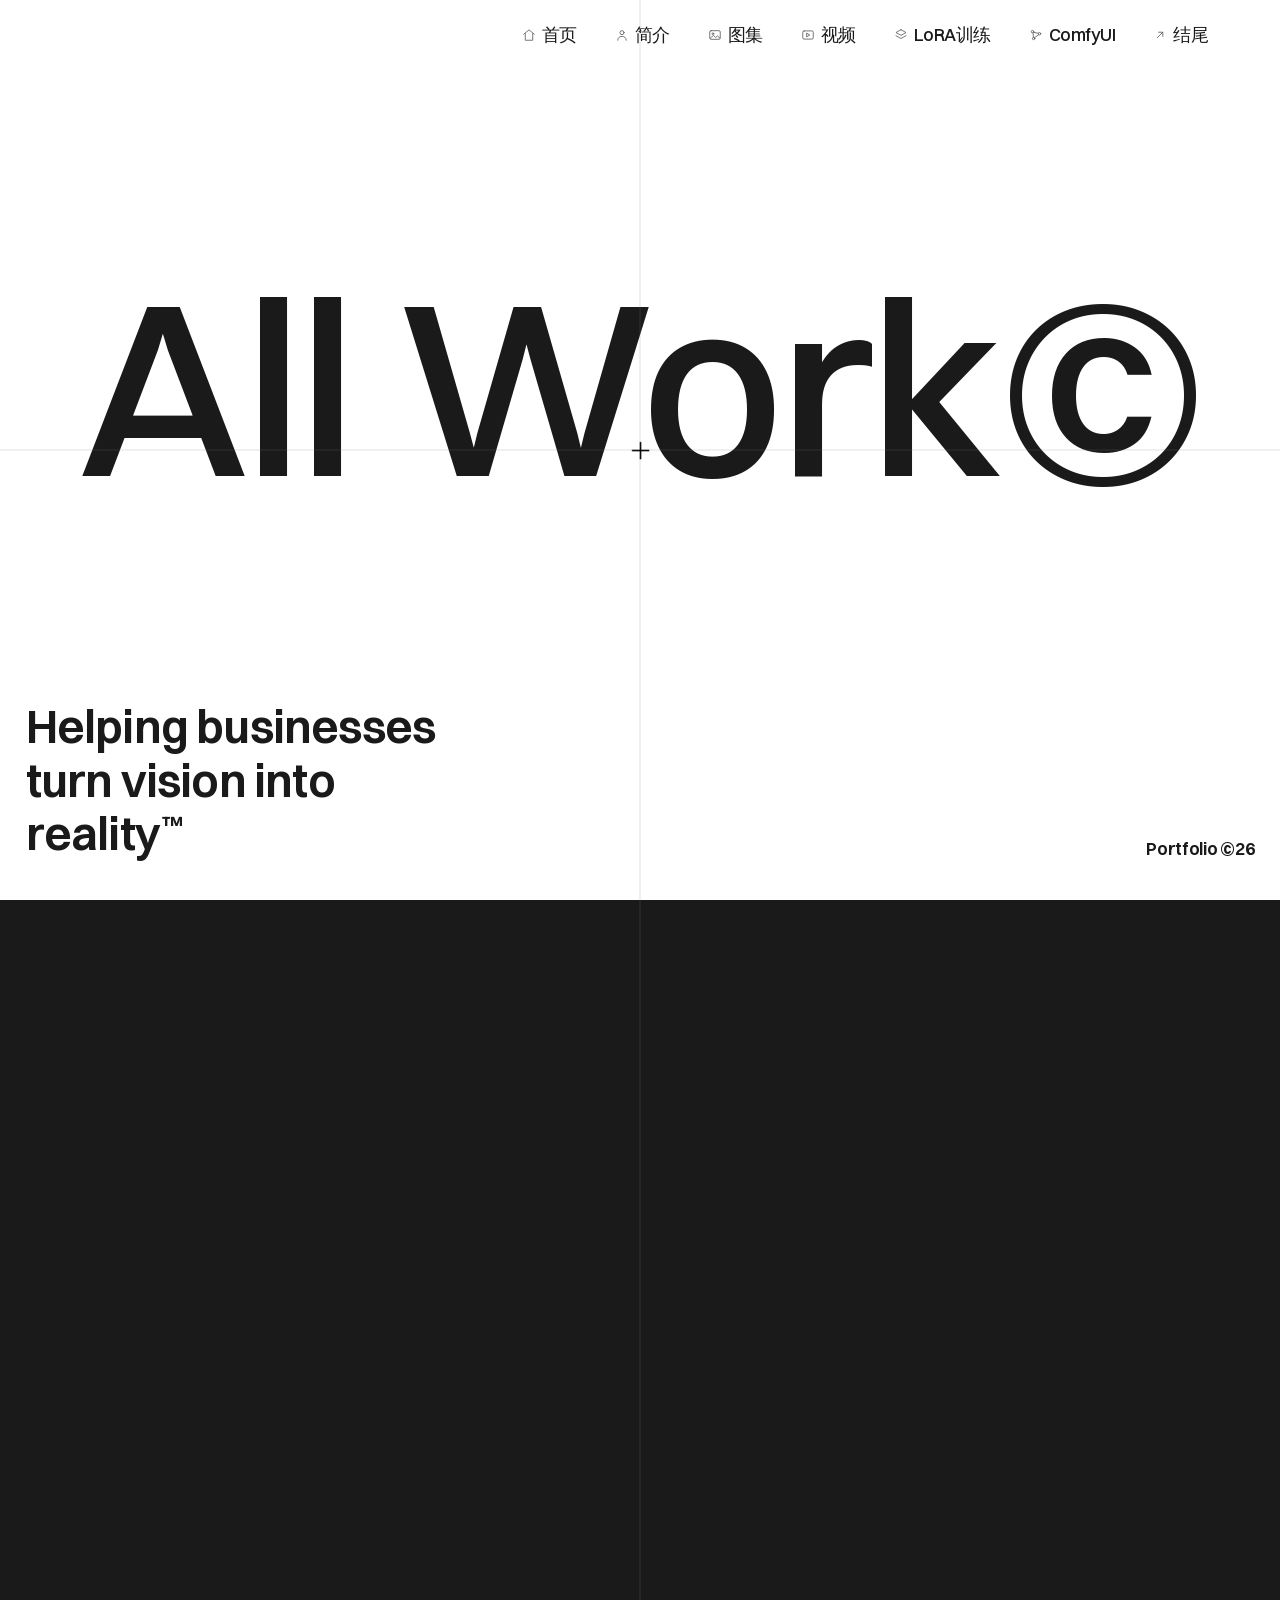
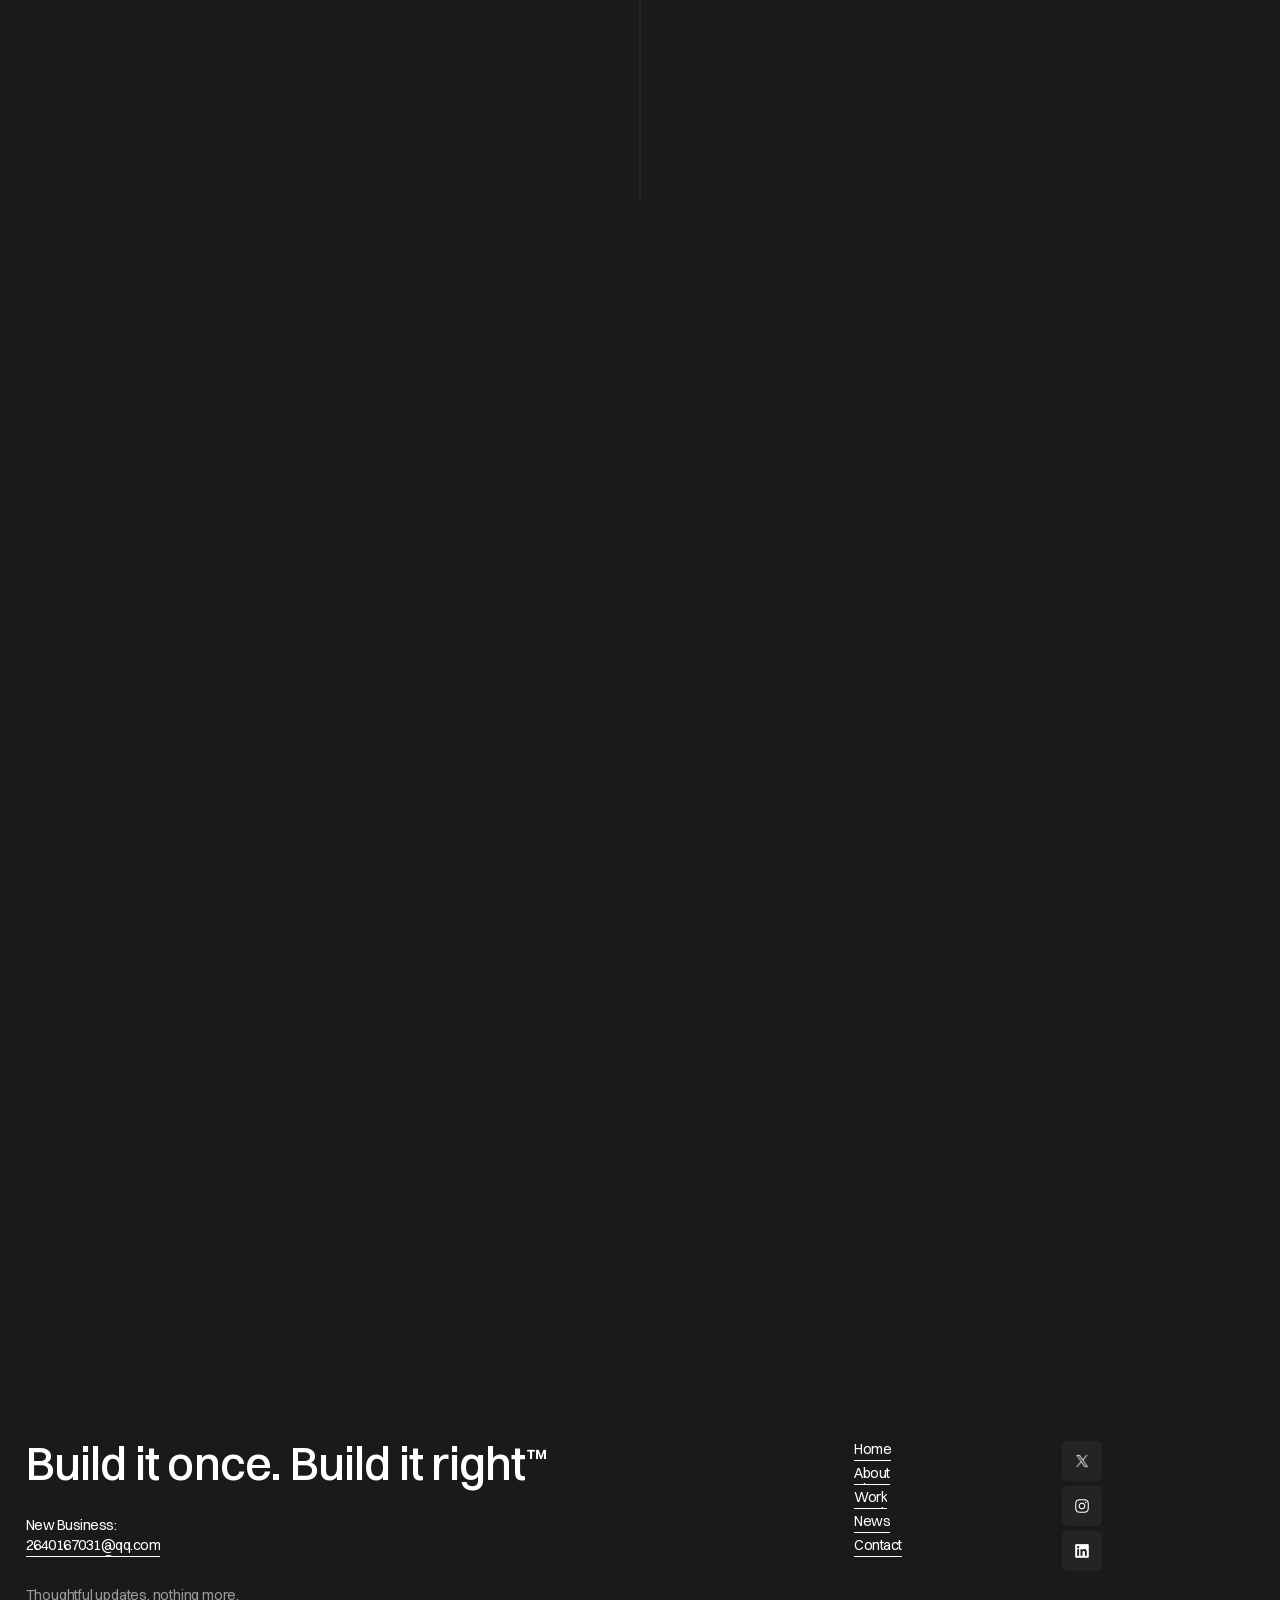
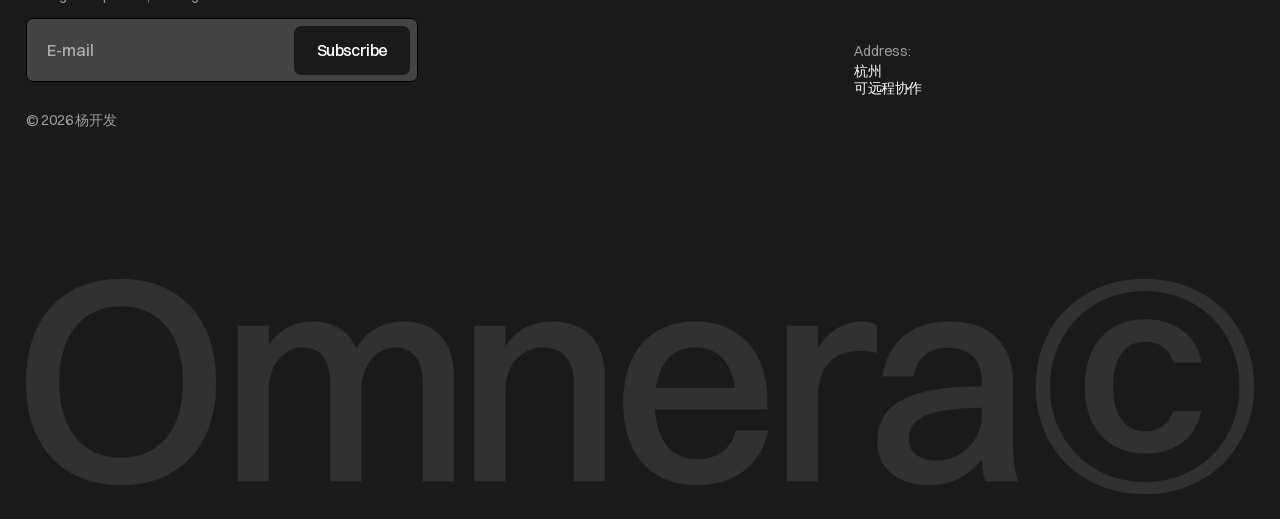
<file: work.html>
<!DOCTYPE html><!-- This site was created in Webflow. https://webflow.com --><!-- Last Published: Sun Nov 01 2026 21:32:20 GMT+0000 (Coordinated Universal Time) --><html data-wf-domain="omnerat-template.webflow.io" data-wf-page="69d61b912d27b4a531100445" data-wf-site="69d61b912d27b4a531100460" lang="en"><head><meta charset="utf-8"/><title>Work — Studio©</title><meta content="Studio© is a refined Webflow template crafted to showcase your work with clarity, structure, and intentional motion." name="description"/><meta content="Work - Studio© - Webflow HTML website template" property="og:title"/><meta content="Studio© is a refined Webflow template crafted to showcase your work with clarity, structure, and intentional motion." property="og:description"/><meta content="https://cdn.prod.website-files.com/69d61b912d27b4a531100460/69e0c36503affcec815df52b_thumb.jpg" property="og:image"/><meta content="Work - Studio© - Webflow HTML website template" name="twitter:title"/><meta content="Studio© is a refined Webflow template crafted to showcase your work with clarity, structure, and intentional motion." name="twitter:description"/><meta property="og:type" content="website"/><meta content="summary_large_image" name="twitter:card"/><meta content="width=device-width, initial-scale=1" name="viewport"/><meta content="Webflow" name="generator"/><link rel="stylesheet" href="assets/css/shared.css">
<link rel="stylesheet" href="assets/css/clone.css?v=48"><link href="assets/img/logo-small.jpg" rel="shortcut icon" type="image/x-icon"/><link href="assets/img/logo.png" rel="apple-touch-icon"/>



<style>

  html, body {
  -webkit-font-smoothing: antialiased;
  -moz-osx-font-smoothing: grayscale;
  text-rendering: optimizeLegibility;
}
  
  /* Show grid on page load (it's set to display none in Webflow) */
.transition{ display: grid; }

/* Hide grid in the editor */
.w-editor .transition{ display: none; }
  
.nav-text,
.button-text {
  display: inline-block;
  min-width: max-content;
  white-space: nowrap;
}
</style> </head><body class="body-dark"><div class="fixed-element"><div data-w-id="4d5b06cd-a965-20bf-b72a-e01f91f1c448" style="opacity:0" class="blur-effect"></div><div data-animation="default" class="navbar w-nav" data-easing2="ease" data-easing="ease" data-collapse="medium" data-w-id="9837f6c3-9169-b539-158a-ed2948b3ef44" role="banner" data-duration="400" id="Top" data-wf--navigation--variant="base"><div id="w-node-_9837f6c3-9169-b539-158a-ed2948b3ef48-48b3ef44" class="last-part"><div class="make-grid hide-mobile"><nav role="navigation" class="nav-menu w-nav-menu"><a href="index.html" class="nav-link w-inline-block"><svg class="nav-ico" viewBox="0 0 24 24" fill="none" stroke="currentColor" stroke-width="1.4" stroke-linecap="round" stroke-linejoin="round" aria-hidden="true"><path d="M3 10.6 12 3.2l9 7.4"/><path d="M5.6 9.6V21h12.8V9.6"/></svg><div class="nav-text">首页</div></a><a href="index.html#meet" class="nav-link w-inline-block"><svg class="nav-ico" viewBox="0 0 24 24" fill="none" stroke="currentColor" stroke-width="1.4" stroke-linecap="round" stroke-linejoin="round" aria-hidden="true"><circle cx="12" cy="8" r="3.5"/><path d="M4.6 21c0-4.1 3.3-6.6 7.4-6.6s7.4 2.5 7.4 6.6"/></svg><div class="nav-text">简介</div></a><a href="index.html#works" class="nav-link w-inline-block"><svg class="nav-ico" viewBox="0 0 24 24" fill="none" stroke="currentColor" stroke-width="1.4" stroke-linecap="round" stroke-linejoin="round" aria-hidden="true"><rect x="3" y="4.6" width="18" height="14.8" rx="2.2"/><circle cx="8.4" cy="9.8" r="1.5"/><path d="m4.4 17.2 4.8-4.4 4 3.4 3-2.6 3.8 3.4"/></svg><div class="nav-text">图集</div></a><a href="index.html#motion" class="nav-link w-inline-block"><svg class="nav-ico" viewBox="0 0 24 24" fill="none" stroke="currentColor" stroke-width="1.4" stroke-linecap="round" stroke-linejoin="round" aria-hidden="true"><rect x="3" y="5" width="18" height="14" rx="2.2"/><path d="m10.2 9.2 4.8 2.8-4.8 2.8z"/></svg><div class="nav-text">视频</div></a><a href="index.html#lora" class="nav-link w-inline-block"><svg class="nav-ico" viewBox="0 0 24 24" fill="none" stroke="currentColor" stroke-width="1.4" stroke-linecap="round" stroke-linejoin="round" aria-hidden="true"><path d="m12 3 8.6 4.8L12 12.6 3.4 7.8 12 3Z"/><path d="m3.4 13.2 8.6 4.8 8.6-4.8"/></svg><div class="nav-text">LoRA训练</div></a><a href="index.html#comfyui" class="nav-link w-inline-block"><svg class="nav-ico" viewBox="0 0 24 24" fill="none" stroke="currentColor" stroke-width="1.4" stroke-linecap="round" stroke-linejoin="round" aria-hidden="true"><circle cx="6" cy="6.2" r="2.1"/><circle cx="18" cy="9.8" r="2.1"/><circle cx="8" cy="18" r="2.1"/><path d="M8 7.4 15.9 9.1M6.9 8.2l.7 7.7M16.3 11.9l-6.5 4.3"/></svg><div class="nav-text">ComfyUI</div></a><a href="index.html#contact" class="nav-link w-inline-block"><svg class="nav-ico" viewBox="0 0 24 24" fill="none" stroke="currentColor" stroke-width="1.4" stroke-linecap="round" stroke-linejoin="round" aria-hidden="true"><path d="M7.2 16.8 16.8 7.2"/><path d="M9.6 7.2h7.2v7.2"/></svg><div class="nav-text">结尾</div></a></nav></div><div class="last-item"><div class="menu-button w-nav-button"><div data-is-ix2-target="1" class="lottie-white" data-w-id="9837f6c3-9169-b539-158a-ed2948b3ef53" data-animation-type="lottie" data-src="assets/json/hamburger-animation.json" data-loop="0" data-direction="1" data-autoplay="0" data-renderer="svg" data-default-duration="0" data-duration="1.5015014403440954" data-loading="eager"></div></div></div></div></div></div><div class="main-content"><div class="main-hero-wrapper"><div class="hero-main inner"><div class="hero-image"></div><div class="container for-hero"><h1 class="logo-big">All Work©</h1></div><div class="container absolute _100"><div class="bottom-grid flx-center"><div class="max-w-inner"><h2 class="h2 _02">Helping businesses turn vision into reality<span class="tm-small">™</span></h2></div><div id="w-node-_1dfe362b-4ecb-2e95-17cf-c4daa2a6db00-31100445"><h2 class="h2 _01"><span>Portfolio ©26</span></h2></div></div></div></div></div><div data-w-id="1dfe362b-4ecb-2e95-17cf-c4daa2a6db04"></div><div id="works" class="content-effect _02"><section class="section"><div class="container effect"><div><div class="w-dyn-list"><div role="list" class="grid-work-page w-dyn-items"><div role="listitem" class="w-dyn-item"><a href="project-atlas.html" class="work-wrapper w-inline-block"><div class="work-content"><div class="work-text">Atlas</div><div class="paragraph-opacity">Microinteractions · Engagement Optimization</div></div><div class="photo-wrapper-main"><div data-w-id="1dfe362b-4ecb-2e95-17cf-c4daa2a6db11" class="photo-work-1"><img alt="" loading="lazy" src="assets/img/Dramatic-Portrait-Close-Up-1-.webp" class="paralax-image"/></div><div data-w-id="1dfe362b-4ecb-2e95-17cf-c4daa2a6db13" class="photo-work-2"><img alt="" loading="lazy" src="assets/img/Hand-Reaching-for-Light-1-.webp" class="paralax-image"/></div><div data-w-id="1dfe362b-4ecb-2e95-17cf-c4daa2a6db15" class="photo-work-3"><img alt="" loading="lazy" src="assets/img/Mountainscape-Ablaze.webp" class="paralax-image"/></div><div class="circle-arrow"><img src="assets/img/arrow.webp" loading="lazy" width="20" alt="" class="arrow-project"/></div></div></a></div><div role="listitem" class="w-dyn-item"><a href="project-nova.html" class="work-wrapper w-inline-block"><div class="work-content"><div class="work-text">Nova</div><div class="paragraph-opacity">Web Development · Tracking Setup</div></div><div class="photo-wrapper-main"><div data-w-id="1dfe362b-4ecb-2e95-17cf-c4daa2a6db11" class="photo-work-1"><img alt="" loading="lazy" src="assets/img/Retro-Console-in-Nature.webp" class="paralax-image"/></div><div data-w-id="1dfe362b-4ecb-2e95-17cf-c4daa2a6db13" class="photo-work-2"><img alt="" loading="lazy" src="assets/img/Highland-Cow-Serenity.webp" class="paralax-image"/></div><div data-w-id="1dfe362b-4ecb-2e95-17cf-c4daa2a6db15" class="photo-work-3"><img alt="" loading="lazy" src="assets/img/Twilight-Car-Scene.webp" class="paralax-image"/></div><div class="circle-arrow"><img src="assets/img/arrow.webp" loading="lazy" width="20" alt="" class="arrow-project"/></div></div></a></div><div role="listitem" class="w-dyn-item"><a href="project-vertex.html" class="work-wrapper w-inline-block"><div class="work-content"><div class="work-text">Vertex</div><div class="paragraph-opacity">Technical Consulting · SEO Foundations</div></div><div class="photo-wrapper-main"><div data-w-id="1dfe362b-4ecb-2e95-17cf-c4daa2a6db11" class="photo-work-1"><img alt="" loading="lazy" src="assets/img/Focused-Gaze-Portrait.webp" class="paralax-image"/></div><div data-w-id="1dfe362b-4ecb-2e95-17cf-c4daa2a6db13" class="photo-work-2"><img alt="" loading="lazy" src="assets/img/Dramatic-Eye-Close-Up.webp" class="paralax-image"/></div><div data-w-id="1dfe362b-4ecb-2e95-17cf-c4daa2a6db15" class="photo-work-3"><img alt="" loading="lazy" src="assets/img/Dynamic-Portrait-Close-Up.webp" class="paralax-image"/></div><div class="circle-arrow"><img src="assets/img/arrow.webp" loading="lazy" width="20" alt="" class="arrow-project"/></div></div></a></div><div role="listitem" class="w-dyn-item"><a href="project-pulse.html" class="work-wrapper w-inline-block"><div class="work-content"><div class="work-text">Pulse</div><div class="paragraph-opacity">Motion · GSAP Animations</div></div><div class="photo-wrapper-main"><div data-w-id="1dfe362b-4ecb-2e95-17cf-c4daa2a6db11" class="photo-work-1"><img alt="" loading="lazy" src="assets/img/Mountainscape-Ablaze-1-.webp" class="paralax-image"/></div><div data-w-id="1dfe362b-4ecb-2e95-17cf-c4daa2a6db13" class="photo-work-2"><img alt="" loading="lazy" src="assets/img/Hand-Holding-Backlit-Skull.webp" class="paralax-image"/></div><div data-w-id="1dfe362b-4ecb-2e95-17cf-c4daa2a6db15" class="photo-work-3"><img alt="" loading="lazy" src="assets/img/Hand-Holding-Glowing-Orb.webp" class="paralax-image"/></div><div class="circle-arrow"><img src="assets/img/arrow.webp" loading="lazy" width="20" alt="" class="arrow-project"/></div></div></a></div><div role="listitem" class="w-dyn-item"><a href="project-aether.html" class="work-wrapper w-inline-block"><div class="work-content"><div class="work-text">Aether</div><div class="paragraph-opacity">Brand Strategy · Positioning</div></div><div class="photo-wrapper-main"><div data-w-id="1dfe362b-4ecb-2e95-17cf-c4daa2a6db11" class="photo-work-1"><img alt="" loading="lazy" src="assets/img/Futuristic-Robotic-Dragon.webp" class="paralax-image"/></div><div data-w-id="1dfe362b-4ecb-2e95-17cf-c4daa2a6db13" class="photo-work-2"><img alt="" loading="lazy" src="assets/img/Futuristic-Robotic-Dragon-2.webp" class="paralax-image"/></div><div data-w-id="1dfe362b-4ecb-2e95-17cf-c4daa2a6db15" class="photo-work-3"><img alt="" loading="lazy" src="assets/img/Futuristic-Soldier-Sunset.webp" class="paralax-image"/></div><div class="circle-arrow"><img src="assets/img/arrow.webp" loading="lazy" width="20" alt="" class="arrow-project"/></div></div></a></div></div></div></div></div></section></div><div data-w-id="1dfe362b-4ecb-2e95-17cf-c4daa2a6db1c"></div><div id="contact" class="content-effect _09"><div class="footer"><div class="container"><div class="footer-grid"><div class="footer-column"><h2 class="h2 text-weight">Build it once. Build it right<span class="tm-small">™</span><br/></h2><div class="divider-s"></div><div class="flex-footer"><div class="text-footer">New Business:</div><a href="#" data-wf--button-line--variant="base" class="button-link w-inline-block"><div class="button-flex"><div class="text-overflow"><div class="navigation-text-main _01">2640167031@qq.com</div><div class="navigation-text-main _02">2640167031@qq.com</div></div><div class="line-divider"><div class="line-absolute"></div></div></div></a></div><div class="divider-s"></div><div><div class="text-footer light">Thoughtful updates, nothing more.</div></div><div class="divider-xs"></div><div><div class="footer-form w-form"><form id="Subscribe-Footer" name="wf-form-Subscribe" data-name="Subscribe" method="get" class="subscribe-form" data-wf-page-id="69d61b912d27b4a531100445" data-wf-element-id="e80e2e73-1bfa-7773-d1f8-732ce0ccb51a"><input class="subscribe-field-main w-node-e80e2e73-1bfa-7773-d1f8-732ce0ccb51b-e0ccb503 w-input" maxlength="256" name="Subscribe" data-name="Subscribe" placeholder="E-mail" type="email" id="Subscribe" required=""/><input type="submit" data-wait="Please wait..." class="button-sbc for-sbc w-button" value="Subscribe"/></form><div class="success-message-main w-form-done"><div>Thank you for subscribing!</div></div><div class="error-message w-form-fail"><div>Oops! Something went wrong while submitting the form.</div></div></div></div><div class="divider-xs"></div><div><div class="text-footer light">© 2026 杨开发</div></div></div><div class="grid-right-footer"><div><div class="flex-footer _01"><a href="index.html" data-wf--button-line--variant="base" class="button-link w-inline-block"><div class="button-flex"><div class="text-overflow"><div class="navigation-text-main _01">Home</div><div class="navigation-text-main _02">Home</div></div><div class="line-divider"><div class="line-absolute"></div></div></div></a><a href="index.html#meet" data-wf--button-line--variant="base" class="button-link w-inline-block"><div class="button-flex"><div class="text-overflow"><div class="navigation-text-main _01">About</div><div class="navigation-text-main _02">About</div></div><div class="line-divider"><div class="line-absolute"></div></div></div></a><a href="work.html" data-wf--button-line--variant="base" aria-current="page" class="button-link w-inline-block w--current"><div class="button-flex"><div class="text-overflow"><div class="navigation-text-main _01">Work</div><div class="navigation-text-main _02">Work</div></div><div class="line-divider"><div class="line-absolute"></div></div></div></a><a href="news.html" data-wf--button-line--variant="base" class="button-link w-inline-block"><div class="button-flex"><div class="text-overflow"><div class="navigation-text-main _01">News</div><div class="navigation-text-main _02">News</div></div><div class="line-divider"><div class="line-absolute"></div></div></div></a><a href="contact.html" data-wf--button-line--variant="base" class="button-link w-inline-block"><div class="button-flex"><div class="text-overflow"><div class="navigation-text-main _01">Contact</div><div class="navigation-text-main _02">Contact</div></div><div class="line-divider"><div class="line-absolute"></div></div></div></a></div></div><div><div class="flex-footer"><div class="social-wrapper"><a href="https://x.com/" target="_blank" class="logo-testimonials rl w-inline-block"><img width="14" loading="lazy" alt="" src="assets/img/x.webp" sizes="(max-width: 991px) 14px, 1vw" srcset="assets/img/x-p-500.png 500w, assets/img/x.webp 512w"/></a><a href="https://instagram.com/" target="_blank" class="logo-testimonials rl w-inline-block"><img width="16" loading="lazy" alt="" src="assets/img/insta.png" sizes="(max-width: 767px) 16px, (max-width: 991px) 2vw, (max-width: 1919px) 16px, 1vw" srcset="assets/img/insta-p-500.png 500w, assets/img/insta.png 512w"/></a><a href="https://linkedin.com/" target="_blank" class="logo-testimonials rl w-inline-block"><img width="16" loading="lazy" alt="" src="assets/img/li.png" sizes="(max-width: 767px) 16px, (max-width: 991px) 2vw, (max-width: 1919px) 16px, 1vw" srcset="assets/img/li-p-500.png 500w, assets/img/li.png 512w"/></a></div></div></div><div class="flex-footer"><div class="text-footer light">Address:</div><div class="text-footer">杭州<br/>可远程协作</div></div></div></div><div class="divider-xl"></div><div><img width="2000" loading="lazy" alt="" src="assets/img/logo-big.png" sizes="100vw" srcset="assets/img/logo-big-p-500.png 500w, assets/img/logo-big-p-800.png 800w, assets/img/logo-big-p-1080.png 1080w, assets/img/logo-big-p-1600.png 1600w, assets/img/logo-big-p-2000.png 2000w, assets/img/logo-big-p-2600.png 2600w, assets/img/logo-big-p-3200.png 3200w, assets/img/logo-big.png 4000w" class="logo-footer"/></div></div></div></div></div><div class="transition"><div class="transition-block"></div></div><div class="plus-line-wrapper"><div class="verical-line"></div><div class="horizontal-line"></div><div class="plus-wrapper"></div></div>


<!-- Lenis setup -->
<script src="assets/js/gsap.min.js"></script>
<script src="assets/js/ScrollTrigger.min.js"></script>
<script src="assets/js/SplitText.min.js"></script>
<script src="assets/js/CustomEase.min.js"></script>
<script src="assets/js/lenis.min.js"></script>
<script src="assets/js/clone.js?v=35"></script>
</body></html>
</file>
<file: assets/css/shared.css>
html {
  -webkit-text-size-adjust: 100%;
  -ms-text-size-adjust: 100%;
  font-family: sans-serif;
}

body {
  margin: 0;
}

article, aside, details, figcaption, figure, footer, header, hgroup, main, menu, nav, section, summary {
  display: block;
}

audio, canvas, progress, video {
  vertical-align: baseline;
  display: inline-block;
}

audio:not([controls]) {
  height: 0;
  display: none;
}

[hidden], template {
  display: none;
}

a {
  background-color: #0000;
}

a:active, a:hover {
  outline: 0;
}

abbr[title] {
  border-bottom: 1px dotted;
}

b, strong {
  font-weight: bold;
}

dfn {
  font-style: italic;
}

h1 {
  margin: .67em 0;
  font-size: 2em;
}

mark {
  color: #000;
  background: #ff0;
}

small {
  font-size: 80%;
}

sub, sup {
  vertical-align: baseline;
  font-size: 75%;
  line-height: 0;
  position: relative;
}

sup {
  top: -.5em;
}

sub {
  bottom: -.25em;
}

img {
  border: 0;
}

svg:not(:root) {
  overflow: hidden;
}

hr {
  box-sizing: content-box;
  height: 0;
}

pre {
  overflow: auto;
}

code, kbd, pre, samp {
  font-family: monospace;
  font-size: 1em;
}

button, input, optgroup, select, textarea {
  color: inherit;
  font: inherit;
  margin: 0;
}

button {
  overflow: visible;
}

button, select {
  text-transform: none;
}

button, html input[type="button"], input[type="reset"] {
  -webkit-appearance: button;
  cursor: pointer;
}

button[disabled], html input[disabled] {
  cursor: default;
}

button::-moz-focus-inner, input::-moz-focus-inner {
  border: 0;
  padding: 0;
}

input {
  line-height: normal;
}

input[type="checkbox"], input[type="radio"] {
  box-sizing: border-box;
  padding: 0;
}

input[type="number"]::-webkit-inner-spin-button, input[type="number"]::-webkit-outer-spin-button {
  height: auto;
}

input[type="search"] {
  -webkit-appearance: none;
}

input[type="search"]::-webkit-search-cancel-button, input[type="search"]::-webkit-search-decoration {
  -webkit-appearance: none;
}

legend {
  border: 0;
  padding: 0;
}

textarea {
  overflow: auto;
}

optgroup {
  font-weight: bold;
}

table {
  border-collapse: collapse;
  border-spacing: 0;
}

td, th {
  padding: 0;
}

@font-face {
  font-family: webflow-icons;
  src: url("[data-uri]") format("truetype");
  font-weight: normal;
  font-style: normal;
}

[class^="w-icon-"], [class*=" w-icon-"] {
  speak: none;
  font-variant: normal;
  text-transform: none;
  -webkit-font-smoothing: antialiased;
  -moz-osx-font-smoothing: grayscale;
  font-style: normal;
  font-weight: normal;
  line-height: 1;
  font-family: webflow-icons !important;
}

.w-icon-slider-right:before {
  content: "";
}

.w-icon-slider-left:before {
  content: "";
}

.w-icon-nav-menu:before {
  content: "";
}

.w-icon-arrow-down:before, .w-icon-dropdown-toggle:before {
  content: "";
}

.w-icon-file-upload-remove:before {
  content: "";
}

.w-icon-file-upload-icon:before {
  content: "";
}

* {
  box-sizing: border-box;
}

html {
  height: 100%;
}

body {
  color: #333;
  background-color: #fff;
  min-height: 100%;
  margin: 0;
  font-family: Arial, sans-serif;
  font-size: 14px;
  line-height: 20px;
}

img {
  vertical-align: middle;
  max-width: 100%;
  display: inline-block;
}

html.w-mod-touch * {
  background-attachment: scroll !important;
}

.w-block {
  display: block;
}

.w-inline-block {
  max-width: 100%;
  display: inline-block;
}

.w-clearfix:before, .w-clearfix:after {
  content: " ";
  grid-area: 1 / 1 / 2 / 2;
  display: table;
}

.w-clearfix:after {
  clear: both;
}

.w-hidden {
  display: none;
}

.w-button {
  color: #fff;
  line-height: inherit;
  cursor: pointer;
  background-color: #3898ec;
  border: 0;
  border-radius: 0;
  padding: 9px 15px;
  text-decoration: none;
  display: inline-block;
}

input.w-button {
  -webkit-appearance: button;
}

:where(button.w-popover-trigger), :where(button.w-modal-trigger) {
  color: inherit;
  cursor: pointer;
  font: inherit;
  line-height: inherit;
  text-align: inherit;
  -webkit-text-decoration: inherit;
  text-decoration: inherit;
  background-color: #0000;
  border: 0;
  margin: 0;
  padding: 0;
}

:where(.w-popover) {
  position-anchor: auto;
  position-area: top;
}

:where(.w-popover[data-w-popover-backdrop-animated], .w-modal[data-w-popover-backdrop-animated])::backdrop {
  animation: var(--w-backdrop-animation, none);
}

:where(.w-popover, .w-modal) {
  --w-backdrop-animation: initial;
}

.w-popover-mask {
  opacity: 0 !important;
  clip-path: none !important;
  pointer-events: auto !important;
  border: 0 !important;
  width: auto !important;
  max-width: none !important;
  height: auto !important;
  max-height: none !important;
  margin: 0 !important;
  padding: 0 !important;
  position: fixed !important;
  inset: 0 !important;
  transform: none !important;
}

.w-popover-mask[popover] {
  translate: none !important;
  rotate: none !important;
  scale: none !important;
}

.w-popover-mask::backdrop {
  display: none !important;
}

.w-popover-mask:not(:popover-open) {
  display: none !important;
}

@supports not selector(:popover-open) {
  .w-popover-mask {
    display: none !important;
  }
}

.w-popover[popover]:not(:popover-open) {
  display: none;
}

.w-modal:not([open]):not([popover]) {
  display: none;
}

.w-modal[popover]:not(:popover-open) {
  display: none;
}

:where(.w-modal[data-w-modal-lock-scroll]) {
  overscroll-behavior: contain;
}

html[data-w-dynpage] [data-w-cloak] {
  color: #0000 !important;
}

.w-code-block {
  margin: unset;
}

pre.w-code-block code {
  all: inherit;
}

pre.w-code-block code > span {
  display: block !important;
}

.w-optimization {
  display: contents;
}

.w-webflow-badge, .w-webflow-badge > img {
  box-sizing: unset;
  width: unset;
  height: unset;
  max-height: unset;
  max-width: unset;
  min-height: unset;
  min-width: unset;
  margin: unset;
  padding: unset;
  float: unset;
  clear: unset;
  border: unset;
  border-radius: unset;
  background: unset;
  background-image: unset;
  background-position: unset;
  background-size: unset;
  background-repeat: unset;
  background-origin: unset;
  background-clip: unset;
  background-attachment: unset;
  background-color: unset;
  box-shadow: unset;
  transform: unset;
  direction: unset;
  font-family: unset;
  font-weight: unset;
  color: unset;
  font-size: unset;
  line-height: unset;
  font-style: unset;
  font-variant: unset;
  text-align: unset;
  letter-spacing: unset;
  -webkit-text-decoration: unset;
  text-decoration: unset;
  text-indent: unset;
  text-transform: unset;
  list-style-type: unset;
  text-shadow: unset;
  vertical-align: unset;
  cursor: unset;
  white-space: unset;
  word-break: unset;
  word-spacing: unset;
  word-wrap: unset;
  transition: unset;
}

.w-webflow-badge {
  white-space: nowrap;
  cursor: pointer;
  box-shadow: 0 0 0 1px #0000001a, 0 1px 3px #0000001a;
  visibility: visible !important;
  opacity: 1 !important;
  z-index: 2147483647 !important;
  color: #aaadb0 !important;
  width: auto !important;
  height: auto !important;
  overflow: unset !important;
  background-color: #fff !important;
  border-radius: 3px !important;
  margin: 0 !important;
  padding: 6px !important;
  font-size: 12px !important;
  line-height: 14px !important;
  text-decoration: none !important;
  display: inline-block !important;
  position: fixed !important;
  inset: auto 12px 12px auto !important;
  transform: none !important;
}

.w-webflow-badge > img {
  position: unset;
  visibility: unset !important;
  opacity: 1 !important;
  vertical-align: middle !important;
  display: inline-block !important;
}

h1, h2, h3, h4, h5, h6 {
  margin-bottom: 10px;
  font-weight: bold;
}

h1 {
  margin-top: 20px;
  font-size: 38px;
  line-height: 44px;
}

h2 {
  margin-top: 20px;
  font-size: 32px;
  line-height: 36px;
}

h3 {
  margin-top: 20px;
  font-size: 24px;
  line-height: 30px;
}

h4 {
  margin-top: 10px;
  font-size: 18px;
  line-height: 24px;
}

h5 {
  margin-top: 10px;
  font-size: 14px;
  line-height: 20px;
}

h6 {
  margin-top: 10px;
  font-size: 12px;
  line-height: 18px;
}

p {
  margin-top: 0;
  margin-bottom: 10px;
}

blockquote {
  border-left: 5px solid #e2e2e2;
  margin: 0 0 10px;
  padding: 10px 20px;
  font-size: 18px;
  line-height: 22px;
}

figure {
  margin: 0 0 10px;
}

figcaption {
  text-align: center;
  margin-top: 5px;
}

ul, ol {
  margin-top: 0;
  margin-bottom: 10px;
  padding-left: 40px;
}

.w-list-unstyled {
  padding-left: 0;
  list-style: none;
}

.w-embed:before, .w-embed:after {
  content: " ";
  grid-area: 1 / 1 / 2 / 2;
  display: table;
}

.w-embed:after {
  clear: both;
}

.w-video {
  width: 100%;
  padding: 0;
  position: relative;
}

.w-video iframe, .w-video object, .w-video embed {
  border: none;
  width: 100%;
  height: 100%;
  position: absolute;
  top: 0;
  left: 0;
}

fieldset {
  border: 0;
  margin: 0;
  padding: 0;
}

button, [type="button"], [type="reset"] {
  cursor: pointer;
  -webkit-appearance: button;
  border: 0;
}

.w-form {
  margin: 0 0 15px;
}

.w-form-done {
  text-align: center;
  background-color: #ddd;
  padding: 20px;
  display: none;
}

.w-form-fail {
  background-color: #ffdede;
  margin-top: 10px;
  padding: 10px;
  display: none;
}

label {
  margin-bottom: 5px;
  font-weight: bold;
  display: block;
}

.w-input, .w-select {
  color: #333;
  vertical-align: middle;
  background-color: #fff;
  border: 1px solid #ccc;
  width: 100%;
  height: 38px;
  margin-bottom: 10px;
  padding: 8px 12px;
  font-size: 14px;
  line-height: 1.42857;
  display: block;
}

.w-input::placeholder, .w-select::placeholder {
  color: #999;
}

.w-input:focus, .w-select:focus {
  border-color: #3898ec;
  outline: 0;
}

.w-input[disabled], .w-select[disabled], .w-input[readonly], .w-select[readonly], fieldset[disabled] .w-input, fieldset[disabled] .w-select {
  cursor: not-allowed;
}

.w-input[disabled]:not(.w-input-disabled), .w-select[disabled]:not(.w-input-disabled), .w-input[readonly], .w-select[readonly], fieldset[disabled]:not(.w-input-disabled) .w-input, fieldset[disabled]:not(.w-input-disabled) .w-select {
  background-color: #eee;
}

textarea.w-input, textarea.w-select {
  height: auto;
}

.w-select {
  background-color: #f3f3f3;
}

.w-select[multiple] {
  height: auto;
}

.w-form-label {
  cursor: pointer;
  margin-bottom: 0;
  font-weight: normal;
  display: inline-block;
}

.w-radio {
  margin-bottom: 5px;
  padding-left: 20px;
  display: block;
}

.w-radio:before, .w-radio:after {
  content: " ";
  grid-area: 1 / 1 / 2 / 2;
  display: table;
}

.w-radio:after {
  clear: both;
}

.w-radio-input {
  float: left;
  margin: 3px 0 0 -20px;
  line-height: normal;
}

.w-file-upload {
  margin-bottom: 10px;
  display: block;
}

.w-file-upload-input {
  opacity: 0;
  z-index: -100;
  width: .1px;
  height: .1px;
  position: absolute;
  overflow: hidden;
}

.w-file-upload-default, .w-file-upload-uploading, .w-file-upload-success {
  color: #333;
  display: inline-block;
}

.w-file-upload-error {
  margin-top: 10px;
  display: block;
}

.w-file-upload-default.w-hidden, .w-file-upload-uploading.w-hidden, .w-file-upload-error.w-hidden, .w-file-upload-success.w-hidden {
  display: none;
}

.w-file-upload-uploading-btn {
  cursor: pointer;
  background-color: #fafafa;
  border: 1px solid #ccc;
  margin: 0;
  padding: 8px 12px;
  font-size: 14px;
  font-weight: normal;
  display: flex;
}

.w-file-upload-file {
  background-color: #fafafa;
  border: 1px solid #ccc;
  flex-grow: 1;
  justify-content: space-between;
  margin: 0;
  padding: 8px 9px 8px 11px;
  display: flex;
}

.w-file-upload-file-name {
  font-size: 14px;
  font-weight: normal;
  display: block;
}

.w-file-remove-link {
  cursor: pointer;
  width: auto;
  height: auto;
  margin-top: 3px;
  margin-left: 10px;
  padding: 3px;
  display: block;
}

.w-icon-file-upload-remove {
  margin: auto;
  font-size: 10px;
}

.w-file-upload-error-msg {
  color: #ea384c;
  padding: 2px 0;
  display: inline-block;
}

.w-file-upload-info {
  padding: 0 12px;
  line-height: 38px;
  display: inline-block;
}

.w-file-upload-label {
  cursor: pointer;
  background-color: #fafafa;
  border: 1px solid #ccc;
  margin: 0;
  padding: 8px 12px;
  font-size: 14px;
  font-weight: normal;
  display: inline-block;
}

.w-icon-file-upload-icon, .w-icon-file-upload-uploading {
  width: 20px;
  margin-right: 8px;
  display: inline-block;
}

.w-icon-file-upload-uploading {
  height: 20px;
}

.w-container {
  max-width: 940px;
  margin-left: auto;
  margin-right: auto;
}

.w-container:before, .w-container:after {
  content: " ";
  grid-area: 1 / 1 / 2 / 2;
  display: table;
}

.w-container:after {
  clear: both;
}

.w-container .w-row {
  margin-left: -10px;
  margin-right: -10px;
}

.w-row:before, .w-row:after {
  content: " ";
  grid-area: 1 / 1 / 2 / 2;
  display: table;
}

.w-row:after {
  clear: both;
}

.w-row .w-row {
  margin-left: 0;
  margin-right: 0;
}

.w-col {
  float: left;
  width: 100%;
  min-height: 1px;
  padding-left: 10px;
  padding-right: 10px;
  position: relative;
}

.w-col .w-col {
  padding-left: 0;
  padding-right: 0;
}

.w-col-1 {
  width: 8.33333%;
}

.w-col-2 {
  width: 16.6667%;
}

.w-col-3 {
  width: 25%;
}

.w-col-4 {
  width: 33.3333%;
}

.w-col-5 {
  width: 41.6667%;
}

.w-col-6 {
  width: 50%;
}

.w-col-7 {
  width: 58.3333%;
}

.w-col-8 {
  width: 66.6667%;
}

.w-col-9 {
  width: 75%;
}

.w-col-10 {
  width: 83.3333%;
}

.w-col-11 {
  width: 91.6667%;
}

.w-col-12 {
  width: 100%;
}

.w-hidden-main {
  display: none !important;
}

@media screen and (max-width: 991px) {
  .w-container {
    max-width: 728px;
  }

  .w-hidden-main {
    display: inherit !important;
  }

  .w-hidden-medium {
    display: none !important;
  }

  .w-col-medium-1 {
    width: 8.33333%;
  }

  .w-col-medium-2 {
    width: 16.6667%;
  }

  .w-col-medium-3 {
    width: 25%;
  }

  .w-col-medium-4 {
    width: 33.3333%;
  }

  .w-col-medium-5 {
    width: 41.6667%;
  }

  .w-col-medium-6 {
    width: 50%;
  }

  .w-col-medium-7 {
    width: 58.3333%;
  }

  .w-col-medium-8 {
    width: 66.6667%;
  }

  .w-col-medium-9 {
    width: 75%;
  }

  .w-col-medium-10 {
    width: 83.3333%;
  }

  .w-col-medium-11 {
    width: 91.6667%;
  }

  .w-col-medium-12 {
    width: 100%;
  }

  .w-col-stack {
    width: 100%;
    left: auto;
    right: auto;
  }
}

@media screen and (max-width: 767px) {
  .w-hidden-main, .w-hidden-medium {
    display: inherit !important;
  }

  .w-hidden-small {
    display: none !important;
  }

  .w-row, .w-container .w-row {
    margin-left: 0;
    margin-right: 0;
  }

  .w-col {
    width: 100%;
    left: auto;
    right: auto;
  }

  .w-col-small-1 {
    width: 8.33333%;
  }

  .w-col-small-2 {
    width: 16.6667%;
  }

  .w-col-small-3 {
    width: 25%;
  }

  .w-col-small-4 {
    width: 33.3333%;
  }

  .w-col-small-5 {
    width: 41.6667%;
  }

  .w-col-small-6 {
    width: 50%;
  }

  .w-col-small-7 {
    width: 58.3333%;
  }

  .w-col-small-8 {
    width: 66.6667%;
  }

  .w-col-small-9 {
    width: 75%;
  }

  .w-col-small-10 {
    width: 83.3333%;
  }

  .w-col-small-11 {
    width: 91.6667%;
  }

  .w-col-small-12 {
    width: 100%;
  }
}

@media screen and (max-width: 479px) {
  .w-container {
    max-width: none;
  }

  .w-hidden-main, .w-hidden-medium, .w-hidden-small {
    display: inherit !important;
  }

  .w-hidden-tiny {
    display: none !important;
  }

  .w-col {
    width: 100%;
  }

  .w-col-tiny-1 {
    width: 8.33333%;
  }

  .w-col-tiny-2 {
    width: 16.6667%;
  }

  .w-col-tiny-3 {
    width: 25%;
  }

  .w-col-tiny-4 {
    width: 33.3333%;
  }

  .w-col-tiny-5 {
    width: 41.6667%;
  }

  .w-col-tiny-6 {
    width: 50%;
  }

  .w-col-tiny-7 {
    width: 58.3333%;
  }

  .w-col-tiny-8 {
    width: 66.6667%;
  }

  .w-col-tiny-9 {
    width: 75%;
  }

  .w-col-tiny-10 {
    width: 83.3333%;
  }

  .w-col-tiny-11 {
    width: 91.6667%;
  }

  .w-col-tiny-12 {
    width: 100%;
  }
}

.w-widget {
  position: relative;
}

.w-widget-map {
  width: 100%;
  height: 400px;
}

.w-widget-map label {
  width: auto;
  display: inline;
}

.w-widget-map img {
  max-width: inherit;
}

.w-widget-map .gm-style-iw {
  text-align: center;
}

.w-widget-map .gm-style-iw > button {
  display: none !important;
}

.w-widget-twitter {
  overflow: hidden;
}

.w-widget-twitter-count-shim {
  vertical-align: top;
  text-align: center;
  background: #fff;
  border: 1px solid #758696;
  border-radius: 3px;
  width: 28px;
  height: 20px;
  display: inline-block;
  position: relative;
}

.w-widget-twitter-count-shim * {
  pointer-events: none;
  -webkit-user-select: none;
  user-select: none;
}

.w-widget-twitter-count-shim .w-widget-twitter-count-inner {
  text-align: center;
  color: #999;
  font-family: serif;
  font-size: 15px;
  line-height: 12px;
  position: relative;
}

.w-widget-twitter-count-shim .w-widget-twitter-count-clear {
  display: block;
  position: relative;
}

.w-widget-twitter-count-shim.w--large {
  width: 36px;
  height: 28px;
}

.w-widget-twitter-count-shim.w--large .w-widget-twitter-count-inner {
  font-size: 18px;
  line-height: 18px;
}

.w-widget-twitter-count-shim:not(.w--vertical) {
  margin-left: 5px;
  margin-right: 8px;
}

.w-widget-twitter-count-shim:not(.w--vertical).w--large {
  margin-left: 6px;
}

.w-widget-twitter-count-shim:not(.w--vertical):before, .w-widget-twitter-count-shim:not(.w--vertical):after {
  content: " ";
  pointer-events: none;
  border: solid #0000;
  width: 0;
  height: 0;
  position: absolute;
  top: 50%;
  left: 0;
}

.w-widget-twitter-count-shim:not(.w--vertical):before {
  border-width: 4px;
  border-color: #75869600 #5d6c7b #75869600 #75869600;
  margin-top: -4px;
  margin-left: -9px;
}

.w-widget-twitter-count-shim:not(.w--vertical).w--large:before {
  border-width: 5px;
  margin-top: -5px;
  margin-left: -10px;
}

.w-widget-twitter-count-shim:not(.w--vertical):after {
  border-width: 4px;
  border-color: #fff0 #fff #fff0 #fff0;
  margin-top: -4px;
  margin-left: -8px;
}

.w-widget-twitter-count-shim:not(.w--vertical).w--large:after {
  border-width: 5px;
  margin-top: -5px;
  margin-left: -9px;
}

.w-widget-twitter-count-shim.w--vertical {
  width: 61px;
  height: 33px;
  margin-bottom: 8px;
}

.w-widget-twitter-count-shim.w--vertical:before, .w-widget-twitter-count-shim.w--vertical:after {
  content: " ";
  pointer-events: none;
  border: solid #0000;
  width: 0;
  height: 0;
  position: absolute;
  top: 100%;
  left: 50%;
}

.w-widget-twitter-count-shim.w--vertical:before {
  border-width: 5px;
  border-color: #5d6c7b #75869600 #75869600;
  margin-left: -5px;
}

.w-widget-twitter-count-shim.w--vertical:after {
  border-width: 4px;
  border-color: #fff #fff0 #fff0;
  margin-left: -4px;
}

.w-widget-twitter-count-shim.w--vertical .w-widget-twitter-count-inner {
  font-size: 18px;
  line-height: 22px;
}

.w-widget-twitter-count-shim.w--vertical.w--large {
  width: 76px;
}

.w-background-video {
  color: #fff;
  height: 500px;
  position: relative;
  overflow: hidden;
}

.w-background-video > video {
  object-fit: cover;
  z-index: -100;
  background-position: 50%;
  background-size: cover;
  width: 100%;
  height: 100%;
  margin: auto;
  position: absolute;
  inset: -100%;
}

.w-background-video > video::-webkit-media-controls-start-playback-button {
  -webkit-appearance: none;
  display: none !important;
}

.w-background-video--control {
  background-color: #0000;
  padding: 0;
  position: absolute;
  bottom: 1em;
  right: 1em;
}

.w-background-video--control > [hidden] {
  display: none !important;
}

.w-slider {
  text-align: center;
  clear: both;
  -webkit-tap-highlight-color: #0000;
  tap-highlight-color: #0000;
  background: #ddd;
  height: 300px;
  position: relative;
}

.w-slider-mask {
  z-index: 1;
  white-space: nowrap;
  height: 100%;
  display: block;
  position: relative;
  left: 0;
  right: 0;
  overflow: hidden;
}

.w-slide {
  vertical-align: top;
  white-space: normal;
  text-align: left;
  width: 100%;
  height: 100%;
  display: inline-block;
  position: relative;
}

.w-slider-nav {
  z-index: 2;
  text-align: center;
  -webkit-tap-highlight-color: #0000;
  tap-highlight-color: #0000;
  height: 40px;
  margin: auto;
  padding-top: 10px;
  position: absolute;
  inset: auto 0 0;
}

.w-slider-nav.w-round > div {
  border-radius: 100%;
}

.w-slider-nav.w-num > div {
  width: auto;
  height: auto;
  font-size: inherit;
  line-height: inherit;
  padding: .2em .5em;
}

.w-slider-nav.w-shadow > div {
  box-shadow: 0 0 3px #3336;
}

.w-slider-nav-invert {
  color: #fff;
}

.w-slider-nav-invert > div {
  background-color: #2226;
}

.w-slider-nav-invert > div.w-active {
  background-color: #222;
}

.w-slider-dot {
  cursor: pointer;
  background-color: #fff6;
  width: 1em;
  height: 1em;
  margin: 0 3px .5em;
  transition: background-color .1s, color .1s;
  display: inline-block;
  position: relative;
}

.w-slider-dot.w-active {
  background-color: #fff;
}

.w-slider-dot:focus {
  outline: none;
  box-shadow: 0 0 0 2px #fff;
}

.w-slider-dot:focus.w-active {
  box-shadow: none;
}

.w-slider-arrow-left, .w-slider-arrow-right {
  cursor: pointer;
  color: #fff;
  -webkit-tap-highlight-color: #0000;
  tap-highlight-color: #0000;
  -webkit-user-select: none;
  user-select: none;
  width: 80px;
  margin: auto;
  font-size: 40px;
  position: absolute;
  inset: 0;
  overflow: hidden;
}

.w-slider-arrow-left [class^="w-icon-"], .w-slider-arrow-right [class^="w-icon-"], .w-slider-arrow-left [class*=" w-icon-"], .w-slider-arrow-right [class*=" w-icon-"] {
  position: absolute;
}

.w-slider-arrow-left:focus, .w-slider-arrow-right:focus {
  outline: 0;
}

.w-slider-arrow-left {
  z-index: 3;
  right: auto;
}

.w-slider-arrow-right {
  z-index: 4;
  left: auto;
}

.w-icon-slider-left, .w-icon-slider-right {
  width: 1em;
  height: 1em;
  margin: auto;
  inset: 0;
}

.w-slider-aria-label {
  clip: rect(0 0 0 0);
  border: 0;
  width: 1px;
  height: 1px;
  margin: -1px;
  padding: 0;
  position: absolute;
  overflow: hidden;
}

.w-slider-force-show {
  display: block !important;
}

.w-dropdown {
  text-align: left;
  z-index: 900;
  margin-left: auto;
  margin-right: auto;
  display: inline-block;
  position: relative;
}

.w-dropdown-btn, .w-dropdown-toggle, .w-dropdown-link {
  vertical-align: top;
  color: #222;
  text-align: left;
  white-space: nowrap;
  margin-left: auto;
  margin-right: auto;
  padding: 20px;
  text-decoration: none;
  position: relative;
}

.w-dropdown-toggle {
  -webkit-user-select: none;
  user-select: none;
  cursor: pointer;
  padding-right: 40px;
  display: inline-block;
}

.w-dropdown-toggle:focus {
  outline: 0;
}

.w-icon-dropdown-toggle {
  width: 1em;
  height: 1em;
  margin: auto 20px auto auto;
  position: absolute;
  top: 0;
  bottom: 0;
  right: 0;
}

.w-dropdown-list {
  background: #ddd;
  min-width: 100%;
  display: none;
  position: absolute;
}

.w-dropdown-list.w--open {
  display: block;
}

.w-dropdown-link {
  color: #222;
  padding: 10px 20px;
  display: block;
}

.w-dropdown-link.w--current {
  color: #0082f3;
}

.w-dropdown-link:focus {
  outline: 0;
}

.w-lightbox-backdrop {
  cursor: auto;
  letter-spacing: normal;
  text-indent: 0;
  text-shadow: none;
  text-transform: none;
  visibility: visible;
  white-space: normal;
  word-break: normal;
  word-spacing: normal;
  word-wrap: normal;
  color: #fff;
  text-align: center;
  z-index: 2000;
  opacity: 0;
  -webkit-user-select: none;
  -moz-user-select: none;
  -webkit-tap-highlight-color: transparent;
  background: #000000e6;
  outline: 0;
  font-family: Helvetica Neue, Helvetica, Ubuntu, Segoe UI, Verdana, sans-serif;
  font-size: 17px;
  font-style: normal;
  font-weight: 300;
  line-height: 1.2;
  list-style: disc;
  position: fixed;
  inset: 0;
  -webkit-transform: translate(0);
}

.w-lightbox-backdrop, .w-lightbox-container {
  -webkit-overflow-scrolling: touch;
  height: 100%;
  overflow: auto;
}

.w-lightbox-content {
  height: 100vh;
  position: relative;
  overflow: hidden;
}

.w-lightbox-view {
  opacity: 0;
  width: 100vw;
  height: 100vh;
  position: absolute;
}

.w-lightbox-view:before {
  content: "";
  height: 100vh;
}

.w-lightbox-group, .w-lightbox-group .w-lightbox-view, .w-lightbox-group .w-lightbox-view:before {
  height: 86vh;
}

.w-lightbox-frame, .w-lightbox-view:before {
  vertical-align: middle;
  display: inline-block;
}

.w-lightbox-figure {
  margin: 0;
  position: relative;
}

.w-lightbox-group .w-lightbox-figure {
  cursor: pointer;
}

.w-lightbox-img {
  width: auto;
  max-width: none;
  height: auto;
}

.w-lightbox-image {
  float: none;
  max-width: 100vw;
  max-height: 100vh;
  display: block;
}

.w-lightbox-group .w-lightbox-image {
  max-height: 86vh;
}

.w-lightbox-caption {
  text-align: left;
  text-overflow: ellipsis;
  white-space: nowrap;
  background: #0006;
  padding: .5em 1em;
  position: absolute;
  bottom: 0;
  left: 0;
  right: 0;
  overflow: hidden;
}

.w-lightbox-embed {
  width: 100%;
  height: 100%;
  position: absolute;
  inset: 0;
}

.w-lightbox-control {
  cursor: pointer;
  background-position: center;
  background-repeat: no-repeat;
  background-size: 24px;
  width: 4em;
  transition: all .3s;
  position: absolute;
  top: 0;
}

.w-lightbox-left {
  background-image: url("[data-uri]");
  display: none;
  bottom: 0;
  left: 0;
}

.w-lightbox-right {
  background-image: url("[data-uri]");
  display: none;
  bottom: 0;
  right: 0;
}

.w-lightbox-close {
  background-image: url("[data-uri]");
  background-size: 18px;
  height: 2.6em;
  right: 0;
}

.w-lightbox-strip {
  white-space: nowrap;
  padding: 0 1vh;
  line-height: 0;
  position: absolute;
  bottom: 0;
  left: 0;
  right: 0;
  overflow: auto hidden;
}

.w-lightbox-item {
  box-sizing: content-box;
  cursor: pointer;
  width: 10vh;
  padding: 2vh 1vh;
  display: inline-block;
  -webkit-transform: translate3d(0, 0, 0);
}

.w-lightbox-active {
  opacity: .3;
}

.w-lightbox-thumbnail {
  background: #222;
  height: 10vh;
  position: relative;
  overflow: hidden;
}

.w-lightbox-thumbnail-image {
  position: absolute;
  top: 0;
  left: 0;
}

.w-lightbox-thumbnail .w-lightbox-tall {
  width: 100%;
  top: 50%;
  transform: translate(0, -50%);
}

.w-lightbox-thumbnail .w-lightbox-wide {
  height: 100%;
  left: 50%;
  transform: translate(-50%);
}

.w-lightbox-spinner {
  box-sizing: border-box;
  border: 5px solid #0006;
  border-radius: 50%;
  width: 40px;
  height: 40px;
  margin-top: -20px;
  margin-left: -20px;
  animation: .8s linear infinite spin;
  position: absolute;
  top: 50%;
  left: 50%;
}

.w-lightbox-spinner:after {
  content: "";
  border: 3px solid #0000;
  border-bottom-color: #fff;
  border-radius: 50%;
  position: absolute;
  inset: -4px;
}

.w-lightbox-hide {
  display: none;
}

.w-lightbox-noscroll {
  overflow: hidden;
}

@media (min-width: 768px) {
  .w-lightbox-content {
    height: 96vh;
    margin-top: 2vh;
  }

  .w-lightbox-view, .w-lightbox-view:before {
    height: 96vh;
  }

  .w-lightbox-group, .w-lightbox-group .w-lightbox-view, .w-lightbox-group .w-lightbox-view:before {
    height: 84vh;
  }

  .w-lightbox-image {
    max-width: 96vw;
    max-height: 96vh;
  }

  .w-lightbox-group .w-lightbox-image {
    max-width: 82.3vw;
    max-height: 84vh;
  }

  .w-lightbox-left, .w-lightbox-right {
    opacity: .5;
    display: block;
  }

  .w-lightbox-close {
    opacity: .8;
  }

  .w-lightbox-control:hover {
    opacity: 1;
  }
}

.w-lightbox-inactive, .w-lightbox-inactive:hover {
  opacity: 0;
}

.w-richtext:before, .w-richtext:after {
  content: " ";
  grid-area: 1 / 1 / 2 / 2;
  display: table;
}

.w-richtext:after {
  clear: both;
}

.w-richtext[contenteditable="true"]:before, .w-richtext[contenteditable="true"]:after {
  white-space: initial;
}

.w-richtext ol, .w-richtext ul {
  overflow: hidden;
}

.w-richtext .w-richtext-figure-selected.w-richtext-figure-type-video div:after, .w-richtext .w-richtext-figure-selected[data-rt-type="video"] div:after, .w-richtext .w-richtext-figure-selected.w-richtext-figure-type-image div, .w-richtext .w-richtext-figure-selected[data-rt-type="image"] div {
  outline: 2px solid #2895f7;
}

.w-richtext figure.w-richtext-figure-type-video > div:after, .w-richtext figure[data-rt-type="video"] > div:after {
  content: "";
  display: none;
  position: absolute;
  inset: 0;
}

.w-richtext figure {
  max-width: 60%;
  position: relative;
}

.w-richtext figure > div:before {
  cursor: default !important;
}

.w-richtext figure img {
  width: 100%;
}

.w-richtext figure figcaption.w-richtext-figcaption-placeholder {
  opacity: .6;
}

.w-richtext figure div {
  color: #0000;
  font-size: 0;
}

.w-richtext figure.w-richtext-figure-type-image, .w-richtext figure[data-rt-type="image"] {
  display: table;
}

.w-richtext figure.w-richtext-figure-type-image > div, .w-richtext figure[data-rt-type="image"] > div {
  display: inline-block;
}

.w-richtext figure.w-richtext-figure-type-image > figcaption, .w-richtext figure[data-rt-type="image"] > figcaption {
  caption-side: bottom;
  display: table-caption;
}

.w-richtext figure.w-richtext-figure-type-video, .w-richtext figure[data-rt-type="video"] {
  width: 60%;
  height: 0;
}

.w-richtext figure.w-richtext-figure-type-video iframe, .w-richtext figure[data-rt-type="video"] iframe {
  width: 100%;
  height: 100%;
  position: absolute;
  top: 0;
  left: 0;
}

.w-richtext figure.w-richtext-figure-type-video > div, .w-richtext figure[data-rt-type="video"] > div {
  width: 100%;
}

.w-richtext figure.w-richtext-align-center {
  clear: both;
  margin-left: auto;
  margin-right: auto;
}

.w-richtext figure.w-richtext-align-center.w-richtext-figure-type-image > div, .w-richtext figure.w-richtext-align-center[data-rt-type="image"] > div {
  max-width: 100%;
}

.w-richtext figure.w-richtext-align-normal {
  clear: both;
}

.w-richtext figure.w-richtext-align-fullwidth {
  text-align: center;
  clear: both;
  width: 100%;
  max-width: 100%;
  margin-left: auto;
  margin-right: auto;
  display: block;
}

.w-richtext figure.w-richtext-align-fullwidth > div {
  padding-bottom: inherit;
  display: inline-block;
}

.w-richtext figure.w-richtext-align-fullwidth > figcaption {
  display: block;
}

.w-richtext figure.w-richtext-align-floatleft {
  float: left;
  clear: none;
  margin-right: 15px;
}

.w-richtext figure.w-richtext-align-floatright {
  float: right;
  clear: none;
  margin-left: 15px;
}

.w-nav {
  z-index: 1000;
  background: #ddd;
  position: relative;
}

.w-nav:before, .w-nav:after {
  content: " ";
  grid-area: 1 / 1 / 2 / 2;
  display: table;
}

.w-nav:after {
  clear: both;
}

.w-nav-brand {
  float: left;
  color: #333;
  text-decoration: none;
  position: relative;
}

.w-nav-link {
  vertical-align: top;
  color: #222;
  text-align: left;
  margin-left: auto;
  margin-right: auto;
  padding: 20px;
  text-decoration: none;
  display: inline-block;
  position: relative;
}

.w-nav-link.w--current {
  color: #0082f3;
}

.w-nav-menu {
  float: right;
  position: relative;
}

[data-nav-menu-open] {
  text-align: center;
  background: #c8c8c8;
  min-width: 200px;
  position: absolute;
  top: 100%;
  left: 0;
  right: 0;
  overflow: visible;
  display: block !important;
}

.w--nav-link-open {
  display: block;
  position: relative;
}

.w-nav-overlay {
  width: 100%;
  display: none;
  position: absolute;
  top: 100%;
  left: 0;
  right: 0;
  overflow: hidden;
}

.w-nav-overlay [data-nav-menu-open] {
  top: 0;
}

.w-nav[data-animation="over-left"] .w-nav-overlay {
  width: auto;
}

.w-nav[data-animation="over-left"] .w-nav-overlay, .w-nav[data-animation="over-left"] [data-nav-menu-open] {
  z-index: 1;
  top: 0;
  right: auto;
}

.w-nav[data-animation="over-right"] .w-nav-overlay {
  width: auto;
}

.w-nav[data-animation="over-right"] .w-nav-overlay, .w-nav[data-animation="over-right"] [data-nav-menu-open] {
  z-index: 1;
  top: 0;
  left: auto;
}

.w-nav-button {
  float: right;
  cursor: pointer;
  -webkit-tap-highlight-color: #0000;
  tap-highlight-color: #0000;
  -webkit-user-select: none;
  user-select: none;
  padding: 18px;
  font-size: 24px;
  display: none;
  position: relative;
}

.w-nav-button:focus {
  outline: 0;
}

.w-nav-button.w--open {
  color: #fff;
  background-color: #c8c8c8;
}

.w-nav[data-collapse="all"] .w-nav-menu {
  display: none;
}

.w-nav[data-collapse="all"] .w-nav-button, .w--nav-dropdown-open, .w--nav-dropdown-toggle-open {
  display: block;
}

.w--nav-dropdown-list-open {
  position: static;
}

@media screen and (max-width: 991px) {
  .w-nav[data-collapse="medium"] .w-nav-menu {
    display: none;
  }

  .w-nav[data-collapse="medium"] .w-nav-button {
    display: block;
  }
}

@media screen and (max-width: 767px) {
  .w-nav[data-collapse="small"] .w-nav-menu {
    display: none;
  }

  .w-nav[data-collapse="small"] .w-nav-button {
    display: block;
  }

  .w-nav-brand {
    padding-left: 10px;
  }
}

@media screen and (max-width: 479px) {
  .w-nav[data-collapse="tiny"] .w-nav-menu {
    display: none;
  }

  .w-nav[data-collapse="tiny"] .w-nav-button {
    display: block;
  }
}

.w-tabs {
  position: relative;
}

.w-tabs:before, .w-tabs:after {
  content: " ";
  grid-area: 1 / 1 / 2 / 2;
  display: table;
}

.w-tabs:after {
  clear: both;
}

.w-tab-menu {
  position: relative;
}

.w-tab-link {
  vertical-align: top;
  text-align: left;
  cursor: pointer;
  color: #222;
  background-color: #ddd;
  padding: 9px 30px;
  text-decoration: none;
  display: inline-block;
  position: relative;
}

.w-tab-link.w--current {
  background-color: #c8c8c8;
}

.w-tab-link:focus {
  outline: 0;
}

.w-tab-content {
  display: block;
  position: relative;
  overflow: hidden;
}

.w-tab-pane {
  display: none;
  position: relative;
}

.w--tab-active {
  display: block;
}

@media screen and (max-width: 479px) {
  .w-tab-link {
    display: block;
  }
}

.w-ix-emptyfix:after {
  content: "";
}

@keyframes spin {
  0% {
    transform: rotate(0);
  }

  100% {
    transform: rotate(360deg);
  }
}

.w-dyn-empty {
  background-color: #ddd;
  padding: 10px;
}

.w-dyn-hide, .w-dyn-bind-empty, .w-condition-invisible {
  display: none !important;
}

.wf-layout-layout {
  display: grid;
}

@font-face {
  font-family: Switzer;
  src: url("../fonts/Switzer-VariableItalic.ttf") format("truetype");
  font-weight: 100 900;
  font-style: italic;
  font-display: swap;
}

@font-face {
  font-family: Switzer Variable;
  src: url("../fonts/Switzer-Variable.ttf") format("truetype");
  font-weight: 100 900;
  font-style: normal;
  font-display: swap;
}

@font-face {
  font-family: Librecasloncondensed Wght;
  src: url("../fonts/LibreCaslonCondensed-Italic-wght-.ttf") format("truetype");
  font-weight: 400 700;
  font-style: italic;
  font-display: swap;
}

@font-face {
  font-family: Librecasloncondensed Wght;
  src: url("../fonts/LibreCaslonCondensed-wght-.ttf") format("truetype");
  font-weight: 400 700;
  font-style: normal;
  font-display: swap;
}

:root {
  --colors--second-color: white;
  --font--third-font: "Switzer Variable", Arial, sans-serif;
  --colors--first-color: #1a1a1a;
  --button--font-size: 16px;
  --line-height--page-line-height: 1.15;
  --font-weight--500: 500;
  --font--h1: 7rem;
  --font--h2: 2.9rem;
  --font--h3: 1.9rem;
  --font--h4: 1.4rem;
  --font--h5: 1.1rem;
  --font--h6: 1rem;
  --line-height--paragraph-line-height: 1.3;
  --text-field: 1.1rem;
  --font-weight--400: 400;
  --font--work-title: .9rem;
  --page-container--width: 100%;
  --page-container--container-large: 1400px;
  --colors--footer-color: whitesmoke;
  --page-margin--margin-30px\<deleted\|variable-6c1e3925-07e9-8131-6edf-36a407b4761d\>: 30px;
  --font-weight--600: 600;
  --page-margin--divider-medium: 50px;
  --color--second-color: #000;
  --font--second-font: "IBM Plex Mono", sans-serif;
  --hero-title: 15.5rem;
  --color--first-color: white;
  --font--work-title-2: .8rem;
  --line-height--page-line-height-3: 1;
  --page-title: 4rem;
  --font--primary-font: "Librecasloncondensed Wght", "Times New Roman", sans-serif;
  --button--cta-title: 1.2rem;
  --colors--third-color: #1a1a1a;
  --work-title: 33vw;
  --counter-title: 3rem;
  --counter-title-2: 3.8rem;
  --colors--fourth-color: #ffd500;
  --button--button-color: white;
  --button--round-corners: 2.2rem;
  --button--circle-round-corners: 10rem;
  --button--nav-text: 15px;
  --backdrop-filter--blur-color: #f8f8f31a;
  --backdrop-filter--backdrop-size: 40px;
  --backdrop-filter--backdrop-size-second: 15px;
  --page-container--round-corners: .6rem;
  --page-margin--divider-extra-small: 10px;
  --page-margin--divider-small: 20px;
  --page-margin--divider-large: 60px;
  --page-margin--divider-x-large: 120px;
  --section--padding-top-bottom: 250px;
  --section--padding-left-right: 2%;
  --font-weight--300: 300;
  --font-weight--700: 700;
  --font-weight--800: 800;
  --line-height--page-line-height-2: .85;
}

.w-layout-grid {
  grid-row-gap: 16px;
  grid-column-gap: 16px;
  grid-template-rows: auto auto;
  grid-template-columns: 1fr 1fr;
  grid-auto-columns: 1fr;
  display: grid;
}

body {
  background-color: var(--colors--second-color);
  font-family: var(--font--third-font);
  color: var(--colors--first-color);
  font-size: var(--button--font-size);
  line-height: var(--line-height--page-line-height);
  font-weight: var(--font-weight--500);
  letter-spacing: -.5px;
  cursor: none;
}

h1 {
  font-size: var(--font--h1);
  line-height: var(--line-height--page-line-height);
  font-weight: var(--font-weight--500);
  margin-top: 20px;
  margin-bottom: 10px;
}

h2 {
  font-size: var(--font--h2);
  line-height: var(--line-height--page-line-height);
  font-weight: var(--font-weight--500);
  margin-top: 20px;
  margin-bottom: 10px;
}

h3 {
  font-size: var(--font--h3);
  font-weight: var(--font-weight--500);
  margin-top: 20px;
  margin-bottom: 10px;
}

h4 {
  font-size: var(--font--h4);
  font-weight: var(--font-weight--500);
  letter-spacing: -.7px;
  margin-top: 10px;
  margin-bottom: 10px;
}

h5 {
  font-size: var(--font--h5);
  font-weight: var(--font-weight--500);
  letter-spacing: -.3px;
  margin-top: 10px;
  margin-bottom: 10px;
}

h6 {
  font-size: var(--font--h6);
  letter-spacing: 0;
  margin-top: 10px;
  margin-bottom: 10px;
}

p {
  opacity: .7;
  font-size: var(--font--h6);
  line-height: var(--line-height--paragraph-line-height);
  font-weight: var(--font-weight--500);
  letter-spacing: -.4px;
  text-transform: none;
  margin-bottom: 10px;
}

a {
  color: var(--colors--first-color);
  cursor: none;
  text-decoration: underline;
}

li {
  opacity: .7;
  font-size: var(--text-field);
  line-height: var(--line-height--paragraph-line-height);
  font-weight: var(--font-weight--500);
  letter-spacing: -.5px;
}

img {
  max-width: 100%;
  display: inline-block;
}

blockquote {
  border-left: 1px solid var(--colors--first-color);
  color: var(--colors--first-color);
  font-size: 28px;
  line-height: var(--line-height--page-line-height);
  font-weight: var(--font-weight--400);
  margin-bottom: 10px;
  padding: 0 20px;
}

.page-wrapper {
  z-index: 20;
  position: relative;
}

.button {
  color: var(--colors--second-color);
  font-size: var(--font--work-title);
  font-weight: var(--font-weight--400);
  text-align: center;
  letter-spacing: -.4px;
  cursor: none;
  background-color: #000000bf;
  border-radius: 6px;
  padding: .95rem 1.9rem;
  text-decoration: none;
  overflow: visible;
}

.button:hover {
  opacity: .76;
}

.container {
  z-index: 1;
  width: var(--page-container--width);
  max-width: var(--page-container--container-large);
  margin-left: auto;
  margin-right: auto;
  position: relative;
}

.container.for-hero {
  perspective: 1000px;
  top: -70px;
}

.container.absolute {
  max-width: 1400px;
  position: absolute;
  inset: auto 0% 40px;
}

.container.absolute._100 {
  max-width: 100%;
  padding-left: 2%;
  padding-right: 2%;
}

.section {
  z-index: 11;
  background-color: var(--colors--second-color);
  padding: 300px 2%;
  position: relative;
}

.section.dark {
  background-color: var(--colors--footer-color);
}

.section.dark-second {
  background-color: var(--colors--first-color);
  color: var(--colors--second-color);
}

.section.photo, .section.for-testimonials {
  height: 300vh;
  padding: 0 0%;
  overflow: clip;
}

.section.gray {
  background-color: var(--colors--footer-color);
}

.section.for-style {
  padding-top: 150px;
  padding-bottom: 150px;
}

.section.overflow {
  overflow: hidden;
}

.display-1 {
  opacity: 100;
  line-height: var(--line-height--page-line-height);
  margin-top: 0;
  margin-bottom: 0;
  padding-bottom: 5px;
}

.display-1.second {
  letter-spacing: -.05rem;
}

.margin-30 {
  margin-top: var(--page-margin--margin-30px\<deleted\|variable-6c1e3925-07e9-8131-6edf-36a407b4761d\>);
}

.hero-pricing-link {
  color: #fff;
  text-align: center;
  background-color: #2a2a2d;
  border: 1px solid #414141;
  border-radius: 10px;
  width: 100%;
  max-width: 100%;
  padding-top: 10px;
  padding-bottom: 10px;
  font-weight: 300;
  text-decoration: none;
  transition: all .2s;
}

.hero-pricing-link:hover {
  box-shadow: 0 0 5px 2px #ffffffbf;
}

.hero-pricing-div {
  grid-column-gap: 10px;
  grid-row-gap: 10px;
  justify-content: space-between;
  align-items: center;
  width: 100%;
  height: 100%;
  display: flex;
}

.utility-page-wrap {
  z-index: 100;
  background-color: var(--colors--second-color);
  justify-content: center;
  align-items: center;
  width: 100vw;
  max-width: 100%;
  height: 100vh;
  max-height: 100%;
  display: flex;
  position: relative;
  overflow: hidden;
}

.utility-page-content {
  text-align: center;
  flex-direction: column;
  justify-content: center;
  align-items: center;
  display: flex;
}

.utility-page-form {
  grid-column-gap: 5px;
  grid-row-gap: 5px;
  flex-direction: column;
  align-items: stretch;
  display: flex;
}

.error-message {
  color: var(--colors--second-color);
  text-align: center;
  background-color: #fa242a;
  background-image: linear-gradient(#fa242a, #fc4247);
  border-radius: 7px;
}

.white-block {
  width: 100%;
  padding-top: 20px;
  padding-bottom: 40px;
  padding-right: 20px;
}

.caption {
  color: #ffffff8c;
  letter-spacing: 1px;
  text-transform: uppercase;
  font-size: 12px;
  font-weight: 700;
}

.caption.margined {
  opacity: .74;
  color: var(--colors--first-color);
  letter-spacing: 0;
  text-transform: uppercase;
  margin-top: 5px;
  font-size: 13px;
  font-weight: 700;
}

.caption.margined._2 {
  opacity: 100;
  font-size: var(--font--h6);
  font-weight: var(--font-weight--600);
  text-transform: none;
}

.color-block {
  background-color: var(--colors--first-color);
  border: 1px solid #ffffff59;
  border-radius: 2px;
  width: 100%;
  height: 85px;
  margin-bottom: 5px;
  padding: 10px;
  display: flex;
}

.color-block._2 {
  background-color: var(--colors--footer-color);
  color: var(--colors--second-color);
}

.light-block-second {
  border-radius: 3px;
  width: 100%;
  padding-top: 20px;
  padding-bottom: 40px;
  padding-right: 20px;
}

.light-block-second.rounded-bottom {
  border-radius: 3px;
  padding-bottom: 30px;
}

.color-block-parent {
  width: 20%;
  margin-right: 20px;
}

.color-row {
  justify-content: flex-start;
  width: 100%;
  margin-bottom: 35px;
  padding: 25px 0 15px;
  display: flex;
}

.light-block {
  border-radius: 3px;
  width: 100%;
  padding-top: 20px;
  padding-bottom: 40px;
  padding-right: 20px;
}

.licensing-content {
  max-width: 840px;
  margin-left: auto;
  margin-right: auto;
}

.licensing-content.center {
  text-align: center;
  flex-flow: column;
  justify-content: center;
  align-items: center;
  display: flex;
}

.margin-50 {
  margin-top: var(--page-margin--divider-medium);
}

.licensing-title {
  font-size: var(--font--h4);
  text-transform: uppercase;
}

.licensing-link {
  color: var(--colors--first-color);
  text-decoration: underline;
}

.licensing-grid {
  grid-column-gap: 15px;
  grid-row-gap: 15px;
  grid-template-rows: auto;
  grid-template-columns: 1fr 1fr;
  grid-auto-columns: 1fr;
  display: grid;
}

.wrok-card-wrapper {
  width: 100%;
}

.service-item {
  cursor: pointer;
  border-top: 1px solid #333;
  border-bottom: 1px solid #333;
  margin-top: -1px;
}

.item-wrapper {
  flex-flow: column;
  width: 100%;
  margin-bottom: 6px;
  text-decoration: none;
  display: flex;
}

.main-content {
  background-color: var(--colors--first-color);
  perspective: 1000px;
  margin-left: auto;
  margin-right: auto;
}

.divider-s {
  height: 30px;
}

.field-main {
  background-color: var(--colors--footer-color);
  min-height: 60px;
  color: var(--color--second-color);
  font-weight: var(--font-weight--600);
  border: 1px #ffffff1a;
  border-radius: 4px;
  margin-bottom: 0;
  padding: 18px 22px;
  transition: all .4s cubic-bezier(.25, .46, .45, .94);
}

.field-main:focus {
  background-color: #121212;
  border-color: #ffffff40;
  padding-left: 26px;
}

.field-main::placeholder {
  color: #00000080;
  font-weight: var(--font-weight--600);
}

.field-main.add-bottom {
  background-color: var(--colors--footer-color);
  margin-bottom: 5px;
}

.hero-main {
  z-index: 11;
  flex-flow: column;
  justify-content: center;
  align-items: center;
  width: 100%;
  height: 100vh;
  margin-left: auto;
  margin-right: auto;
  padding: 2% 20px;
  display: flex;
  position: relative;
  overflow: hidden;
}

.hero-main.inner.form-blog {
  height: 65vh;
}

.hero-main.inner.for-about {
  color: var(--colors--second-color);
}

.anton-text {
  font-family: var(--font--second-font);
  letter-spacing: .5px;
  text-transform: uppercase;
}

.anton-text._01 {
  font-size: var(--font--h3);
}

._404 {
  font-family: var(--font--second-font);
  font-size: var(--hero-title);
  letter-spacing: 1px;
  text-transform: uppercase;
}

.hero-image {
  z-index: 1;
  background-color: var(--colors--second-color);
  width: 100%;
  height: 100%;
  margin: auto;
  position: absolute;
  inset: 0%;
  overflow: hidden;
}

.hero-image.with-image {
  background-image: linear-gradient(#0003, #0003), url("../img/Futuristic-Spacecraft-Scene.webp");
  background-position: 0 0, 50%;
  background-repeat: repeat, no-repeat;
  background-size: auto, cover;
}

.hero-overlay {
  z-index: 1;
  background-image: linear-gradient(#0006, #0006);
  width: 100%;
  height: 100%;
  position: absolute;
  inset: 0%;
}

.text-small {
  -webkit-backdrop-filter: blur(10px);
  backdrop-filter: blur(10px);
  font-family: var(--font--second-font);
  color: var(--color--first-color);
  font-size: var(--font--work-title-2);
  letter-spacing: 0;
  clip-path: polygon(0 0, calc(100% - 6px) 0, 100% 6px, 100% 100%, 0 100%);
  text-transform: uppercase;
  background-color: #ffffff21;
  flex: none;
  margin-bottom: 5px;
  padding: 7px 8px 7px 9px;
}

.text-small.invert {
  color: #0009;
  background-color: #706e6e21;
}

.main-hero-wrapper {
  z-index: 14;
  justify-content: center;
  align-items: center;
  display: flex;
  position: relative;
}

.toggle-wrapper-main {
  text-align: left;
  margin-bottom: 10px;
}

.body-dark {
  background-color: var(--colors--first-color);
}

.nav-link {
  z-index: 999;
  min-width: 120px;
  min-height: 70px;
  color: var(--colors--first-color);
  font-size: var(--font--h5);
  font-weight: var(--font-weight--500);
  justify-content: center;
  align-items: center;
  padding-top: 15px;
  padding-bottom: 15px;
  text-decoration: none;
  display: flex;
  position: relative;
  overflow: hidden;
}

.nav-link.for-logo {
  justify-content: flex-start;
  align-items: center;
}

.nav-link.for-button {
  grid-column-gap: 8px;
  grid-row-gap: 8px;
  border-radius: 10px;
  min-width: 123px;
  height: 30px;
  min-height: 50px;
  overflow: hidden;
}

.nav-link.for-button:where(.w-variant-ae3dc2b7-a10b-3749-bdd8-0dac8d0b0667) {
  min-width: 150px;
}

.nav-text {
  z-index: 1;
  font-weight: var(--font-weight--500);
  position: relative;
}

.nav-text._01 {
  color: var(--colors--second-color);
  font-size: var(--font--h5);
}

.navbar {
  grid-column-gap: 10px;
  grid-row-gap: 10px;
  background-color: #ddd0;
  grid-template-rows: auto;
  grid-template-columns: 1fr 1fr 1fr 1fr 1fr 1fr;
  grid-auto-columns: 1fr;
  justify-content: center;
  place-items: center stretch;
  width: 100%;
  margin-left: auto;
  margin-right: auto;
  padding-left: 2%;
  padding-right: 2%;
  display: grid;
}

.navbar:where(.w-variant-dc1c5419-ba9a-0278-42c8-a97e8838cdd6) {
  filter: invert();
}

.last-part {
  justify-content: flex-end;
  align-items: flex-start;
  display: flex;
}

.nav-menu {
  grid-column-gap: 0px;
  grid-row-gap: 0px;
  justify-content: center;
  align-items: center;
  display: flex;
}

.make-grid {
  grid-column-gap: 4px;
  grid-row-gap: 4px;
  flex-flow: column;
  grid-template-rows: auto;
  grid-template-columns: 1fr 1fr;
  grid-auto-columns: 1fr;
  justify-content: center;
  align-items: flex-start;
  display: grid;
}

.make-grid.hide-mobile {
  display: block;
}

.fixed-element {
  z-index: 999;
  position: fixed;
  inset: 0% 0% auto;
}

.last-item {
  grid-column-gap: 9px;
  grid-row-gap: 9px;
  order: 1;
  justify-content: flex-end;
  align-items: flex-start;
  display: flex;
}

.logo-big {
  font-size: var(--hero-title);
  text-align: center;
  letter-spacing: -5px;
}

.tm-small {
  font-size: var(--font--h4);
  vertical-align: top;
  margin-left: 2px;
  position: relative;
  top: 5px;
}

.transition {
  z-index: 1001;
  background-color: var(--colors--first-color);
  flex-flow: wrap;
  grid-template-columns: repeat(8, 1fr);
  place-content: center;
  place-items: center;
  width: 100%;
  min-height: 100vh;
  display: none;
  position: fixed;
  top: 0%;
  left: 0%;
  right: 0%;
}

.transition-block {
  aspect-ratio: 1;
  background-color: var(--colors--first-color);
  width: 100%;
}

.bottom-grid {
  grid-column-gap: 16px;
  grid-row-gap: 16px;
  grid-template-rows: auto;
  grid-template-columns: 1fr 1fr;
  grid-auto-columns: 1fr;
  place-items: end stretch;
  display: grid;
}

.h2 {
  font-size: var(--font--h2);
  line-height: var(--line-height--page-line-height-3);
  font-weight: var(--font-weight--600);
  letter-spacing: -.8px;
  margin-top: 0;
  margin-bottom: 0;
}

.h2._01 {
  max-width: 300px;
  font-size: var(--font--h5);
  line-height: var(--line-height--paragraph-line-height);
  letter-spacing: -.3px;
}

.h2._01.on-cms-page {
  max-width: 450px;
}

.h2._01.gray-light {
  opacity: .55;
}

.h2._02 {
  line-height: var(--line-height--page-line-height);
}

.h2.fade {
  line-height: var(--line-height--page-line-height);
  text-align: left;
  margin-left: auto;
  margin-right: auto;
}

.h2.fade.cnt {
  font-size: var(--font--h1);
  text-align: center;
}

.h2.fade.big {
  font-size: var(--page-title);
}

.h2.fade.big.invert {
  filter: invert();
  text-align: center;
}

.h2._03 {
  font-size: var(--font--h5);
  line-height: var(--line-height--page-line-height);
  letter-spacing: -.2px;
  margin-bottom: 10px;
}

.h2._03.sm {
  background-color: var(--colors--footer-color);
  color: #1a1a1ab3;
  width: auto;
  font-size: var(--font--work-title);
  border-radius: 3px;
  padding: 5px 9px;
  display: block;
}

.h2._03.sm.w {
  background-color: var(--colors--second-color);
  opacity: 100;
  color: #1a1a1aa8;
}

.h2._03.gr {
  opacity: .55;
}

.h2._03.no-bottom {
  margin-bottom: 5px;
}

.h2._03.bg {
  font-size: var(--font--h4);
}

.h2._04 {
  line-height: var(--line-height--page-line-height);
}

.h2._05 {
  font-size: var(--font--h5);
  line-height: var(--line-height--page-line-height);
  letter-spacing: -.2px;
  margin-bottom: 10px;
}

.h2._05.s2 {
  font-size: var(--font--work-title);
  margin-bottom: 0;
}

.h2._06 {
  font-size: var(--font--h5);
  line-height: var(--line-height--paragraph-line-height);
  letter-spacing: -.2px;
}

.h2.text-weight {
  font-weight: var(--font-weight--500);
}

.h2._07 {
  font-size: var(--font--h1);
}

.gray-color {
  opacity: .6;
}

.gray-color._01 {
  opacity: .7;
}

.content-effect {
  z-index: 2;
  position: relative;
}

.content-effect._01 {
  z-index: 12;
}

.content-effect._02 {
  z-index: 13;
}

.content-effect._03 {
  z-index: 11;
}

.content-effect._04 {
  z-index: 10;
}

.content-effect._05 {
  z-index: 9;
}

.content-effect._06 {
  z-index: 8;
}

.content-effect._07 {
  z-index: 7;
}

.content-effect._08 {
  z-index: 6;
}

.divider-xl {
  height: 150px;
}

.title-grid {
  grid-column-gap: 16px;
  grid-row-gap: 16px;
  grid-template-rows: auto;
  grid-template-columns: 1fr 1fr 1fr 1fr 1fr;
  grid-auto-columns: 1fr;
  display: grid;
}

.title-grid._01 {
  grid-template-columns: 1fr 1fr 1fr 1fr;
}

.title-grid._02 {
  text-align: center;
  justify-content: center;
  align-items: center;
  display: flex;
}

.title-grid._03 {
  grid-column-gap: 100px;
  grid-row-gap: 100px;
}

.button-overlay {
  background-color: var(--colors--first-color);
  border-radius: 200%;
  width: 200%;
  height: 200%;
  position: absolute;
  inset: -21% 0% 0% -54%;
  transform: translate(0, 70%);
}

.button-main-color {
  background-color: var(--colors--footer-color);
  border-radius: 10px;
  position: absolute;
  inset: 0%;
  overflow: hidden;
}

.button-main-color:where(.w-variant-1dcad131-6943-524c-3c63-b1da51de81e8) {
  background-color: var(--colors--second-color);
}

.button-text {
  z-index: 1;
  font-size: var(--font--h6);
  position: relative;
}

.button-icon-main {
  z-index: 5;
  color: var(--colors--first-color);
  border-radius: 4px;
  flex-flow: row;
  flex: none;
  justify-content: flex-end;
  align-items: center;
  position: relative;
  overflow: hidden;
  transform: none;
}

.button-icon-main._01 {
  background-color: var(--colors--footer-color);
  width: 50px;
  height: 50px;
  font-family: var(--font--primary-font);
  color: #1a1a1aab;
  font-size: var(--font--h5);
  font-weight: var(--font-weight--500);
  border-radius: 6px;
  justify-content: center;
  align-items: center;
  display: flex;
}

.photo-wrapper {
  border-radius: 10px;
  justify-content: center;
  align-items: center;
  display: flex;
  position: relative;
  overflow: hidden;
}

.photo-wrapper._01 {
  width: 100%;
  height: 100%;
}

.photo-wrapper._02 {
  border-radius: 0;
}

.work-photo-first {
  aspect-ratio: 1 / 1.2;
  object-fit: cover;
  width: 100%;
  height: 100%;
  min-height: 100%;
  transform: scale(1.15);
}

.work-photo-first._01, .work-photo-first._02 {
  aspect-ratio: 3 / 2;
}

.work-photo-first._02.full {
  aspect-ratio: auto;
  height: 100vh;
}

.work-photo-first._03 {
  aspect-ratio: 1;
}

.work-photo-first._04 {
  aspect-ratio: 3 / 2;
}

.testimonials-small {
  flex-flow: column;
  align-items: flex-start;
  margin-top: 10px;
  display: flex;
}

.testimonials-small.flx {
  justify-content: space-between;
  align-items: flex-start;
  height: 100%;
  margin-top: 0;
  padding-top: 55px;
}

.testimonials-small._01 {
  padding-right: 15px;
}

.work-grid {
  grid-column-gap: 0px;
  grid-row-gap: 10vh;
  grid-template-rows: auto;
  grid-template-columns: 1fr 1fr 1fr 1fr 1fr 1fr 1fr 1fr 1fr;
  grid-auto-columns: 1fr;
  display: grid;
}

.collection-item {
  position: relative;
}

.work-wrapper {
  width: 100%;
  height: 100%;
  color: var(--colors--first-color);
  font-size: var(--button--cta-title);
  font-weight: var(--font-weight--600);
  letter-spacing: -.3px;
  text-decoration: none;
  position: relative;
}

.photo-wrapper-main {
  justify-content: center;
  align-items: center;
  display: flex;
  position: relative;
}

.photo-work-1 {
  z-index: 5;
  aspect-ratio: 3 / 2;
  border-radius: 20px;
  width: 100%;
  height: 100%;
  position: relative;
  overflow: hidden;
}

.paralax-image {
  object-fit: cover;
  width: 100%;
  height: 110%;
  position: absolute;
  bottom: 0;
}

.photo-work-2 {
  z-index: 4;
  aspect-ratio: 1;
  border-radius: 20px;
  width: 100%;
  height: 100%;
  position: absolute;
  inset: 0% auto auto 0%;
  overflow: hidden;
}

.photo-work-3 {
  z-index: 4;
  aspect-ratio: 1;
  border-radius: 20px;
  width: 100%;
  height: 100%;
  position: absolute;
  inset: 0% 0% auto auto;
  overflow: hidden;
}

.work-content {
  border-top: 1px solid #0000001f;
  justify-content: space-between;
  align-items: center;
  padding-top: 20px;
  padding-bottom: 23px;
  display: flex;
}

.paragraph-opacity {
  opacity: .7;
  font-size: var(--font--work-title);
}

.blur-effect {
  z-index: 20;
  -webkit-backdrop-filter: blur(10px);
  backdrop-filter: blur(10px);
  pointer-events: none;
  height: 110px;
  position: fixed;
  inset: 0% 0% auto;
  -webkit-mask-image: linear-gradient(#000 50%, #0000 100%);
  mask-image: linear-gradient(#000 50%, #0000 100%);
}

.service-grid {
  grid-column-gap: 10px;
  grid-row-gap: 10px;
  grid-template-rows: auto;
  grid-template-columns: 1fr 1fr 1fr 1fr;
  grid-auto-columns: 1fr;
  display: grid;
}

.services-card {
  background-color: var(--colors--second-color);
  border-radius: 6px;
  flex-flow: column;
  justify-content: space-between;
  align-items: flex-start;
  min-height: 300px;
  padding: 20px;
  display: flex;
}

.icon {
  opacity: .7;
  width: 35px;
}

.icon._01 {
  filter: invert();
  width: 40px;
}

.photo-services {
  position: relative;
}

.blur-div {
  -webkit-backdrop-filter: blur(20px);
  backdrop-filter: blur(20px);
  background-color: #0003;
  border-radius: 30px;
  justify-content: center;
  align-items: center;
  min-width: 270px;
  padding: 31px 62px;
  display: flex;
  position: absolute;
}

.photo-radius {
  border-radius: 5px;
  overflow: hidden;
}

.image-full {
  width: 100%;
  height: 100%;
}

.circle-arrow {
  z-index: 10;
  -webkit-backdrop-filter: blur(20px);
  backdrop-filter: blur(20px);
  background-color: #ffffff26;
  border-radius: 100%;
  justify-content: center;
  align-items: center;
  width: 100px;
  height: 100px;
  display: flex;
  position: absolute;
}

.arrow-project {
  filter: invert();
  width: 18px;
}

.work-card {
  grid-column-gap: 0rem;
  grid-row-gap: 0rem;
  -webkit-backdrop-filter: blur(20px);
  backdrop-filter: blur(20px);
  background-color: #2e2e2e80;
  border-radius: 25px;
  grid-template-rows: auto;
  grid-template-columns: 1fr 1fr;
  grid-auto-columns: 1fr;
  align-content: center;
  align-items: stretch;
  height: 600px;
  margin-bottom: 4vh;
  padding: 15px 15px 15px 35px;
  position: sticky;
  top: 10%;
  overflow: hidden;
}

.work-card.card-1 {
  justify-content: flex-start;
}

.work-card.no-mrg {
  margin-bottom: 0;
}

.wrok-wrapper {
  grid-column-gap: 0rem;
  grid-row-gap: 0rem;
  grid-template-rows: auto;
  grid-template-columns: 1fr;
  position: sticky;
  top: 0;
}

.work-main {
  max-width: 1240px;
  min-height: 1200px;
  margin-left: auto;
  margin-right: auto;
}

.service-main-grid {
  grid-column-gap: 30px;
  grid-row-gap: 30px;
  grid-template-rows: auto;
  grid-template-columns: 1fr 1fr;
  grid-auto-columns: 1fr;
  height: 100%;
  display: grid;
}

.service-flex {
  flex-flow: column;
  justify-content: space-between;
  align-items: stretch;
  padding-top: 15px;
  padding-bottom: 50px;
  padding-right: 71px;
  display: flex;
}

.flex-category {
  grid-column-gap: 5px;
  grid-row-gap: 5px;
  flex-flow: wrap;
  display: flex;
}

.top-text {
  opacity: 100;
  letter-spacing: .7px;
  text-transform: uppercase;
  margin-bottom: 0;
  font-size: 1rem;
  font-weight: 500;
}

.top-text.color {
  opacity: 100;
  color: #ffffff8f;
  font-size: var(--font--work-title);
  letter-spacing: 0;
  text-transform: none;
  background-color: #535353;
  border-radius: 5px;
  padding: 5px 9px;
  display: inline-block;
}

.sticky-photo {
  width: 100%;
  height: 100vh;
  color: var(--colors--second-color);
  position: sticky;
  top: 0;
}

.grid-cta {
  grid-column-gap: 16px;
  grid-row-gap: 16px;
  grid-template-rows: auto;
  grid-template-columns: 1fr 1fr;
  grid-auto-columns: 1fr;
  place-items: start stretch;
  display: grid;
}

.max-left {
  max-width: 600px;
}

.max-right {
  width: 100%;
  max-width: 400px;
  margin-left: auto;
}

.flex-item {
  flex-flow: column;
  justify-content: flex-start;
  align-items: flex-start;
  display: flex;
}

.light {
  color: #fffc;
}

.cta-relativ {
  position: relative;
}

.sticky-testimonials {
  flex-flow: column;
  justify-content: center;
  align-items: center;
  max-width: 1400px;
  height: 100vh;
  margin-left: auto;
  margin-right: auto;
  display: flex;
  position: sticky;
  top: 0;
}

.testimonial-wrap {
  grid-column-gap: 20px;
  grid-row-gap: 20px;
  width: 100%;
  display: flex;
}

.testimonial-list {
  border-radius: 10px;
  flex: none;
  width: 100%;
  max-width: 400px;
  min-height: 400px;
}

.testimonials-card {
  background-color: var(--colors--footer-color);
  border-radius: 10px;
  width: 100%;
  height: 100%;
  padding: 30px 40px 30px 30px;
  position: relative;
}

.testimonials-photo {
  object-fit: cover;
  border-radius: 4px;
  width: 50px;
  height: 60px;
  margin-bottom: 10px;
}

.logo-testimonials {
  background-color: var(--colors--second-color);
  border-radius: 5px;
  justify-content: center;
  align-items: center;
  width: 40px;
  height: 40px;
  transition: opacity .2s;
  display: flex;
  position: absolute;
  inset: 10px 10px auto auto;
}

.logo-testimonials:hover {
  opacity: .5;
}

.logo-testimonials.rl {
  filter: invert();
  background-color: #dbdbdb;
  position: relative;
  top: 0;
  right: 0;
}

.divider-l {
  height: 60px;
}

.card-side {
  background-color: var(--colors--footer-color);
  backface-visibility: hidden;
  border-radius: 4px;
  justify-content: center;
  align-items: center;
  display: flex;
  position: absolute;
  inset: 0%;
}

.card-side.is-back {
  transform-style: preserve-3d;
  transform: rotateX(0)rotateY(180deg)rotateZ(0);
}

.card-wrapper {
  width: 100%;
  height: 100%;
  padding-top: 70px;
  padding-bottom: 70px;
}

.partner-logo {
  filter: invert();
  height: 4.5rem;
}

.partner-logo.back {
  transform: rotate(0);
}

.partner-logo._01 {
  height: 6rem;
}

.back-logo {
  border-radius: 4px;
  justify-content: center;
  align-items: center;
  width: 100%;
  height: 100%;
  display: flex;
  position: relative;
}

.front-logo {
  border-radius: 4px;
  justify-content: center;
  align-items: center;
  width: 100%;
  height: 100%;
  display: flex;
}

.card-container {
  perspective: 500px;
  justify-content: center;
  align-items: center;
  width: 100%;
  height: 100%;
  display: flex;
}

.partner-grid {
  grid-column-gap: 5px;
  grid-row-gap: 5px;
  grid-template-rows: auto auto;
  grid-template-columns: 1fr 1fr 1fr 1fr 1fr;
  grid-auto-columns: 1fr;
  width: 100%;
  height: 100%;
  display: grid;
}

.partner-grid._01 {
  grid-template-columns: 1fr 1fr 1fr 1fr;
}

.partner-card {
  flex-flow: column;
  justify-content: center;
  align-items: center;
  display: flex;
  position: relative;
}

.grid-title {
  grid-column-gap: 16px;
  grid-row-gap: 40px;
  text-align: center;
  flex-flow: column;
  grid-template-rows: auto;
  grid-template-columns: 1fr 1fr;
  grid-auto-columns: 1fr;
  justify-content: center;
  place-items: center start;
  display: flex;
}

.pricing-text {
  opacity: 100;
  font-size: var(--font--work-title);
  margin-bottom: 0;
  font-weight: 600;
}

.pricing-text.gray {
  opacity: 1;
}

.team-flex {
  display: flex;
}

.team-small-flex {
  grid-column-gap: 18px;
  grid-row-gap: 18px;
  flex-flow: row;
  justify-content: flex-end;
  align-items: center;
  margin-top: 10px;
  padding-left: 10px;
  display: flex;
}

.team-small-card {
  aspect-ratio: 1;
  border: 3px solid var(--colors--second-color);
  background-image: url("../img/Portrait-of-Serenity.webp");
  background-position: 50%;
  background-repeat: no-repeat;
  background-size: cover;
  border-radius: 100%;
  width: 45px;
  height: 100%;
  margin-left: -10px;
  font-size: .75rem;
}

.team-small-card._03 {
  background-image: url("../img/Minimalist-Portrait-3-.webp");
}

.team-small-card._02 {
  background-image: url("../img/Vibrant-Portrait-Close-Up.webp");
}

.team-small-card._04 {
  background-image: url("../img/Contemplative-Man-in-Stylish-Attire.webp");
}

.team-small-card.no-photo {
  background-color: var(--colors--first-color);
  color: var(--colors--second-color);
  background-image: none;
  background-repeat: repeat;
  background-size: auto;
  justify-content: center;
  align-items: center;
  padding-right: 3px;
  display: flex;
}

.max-w {
  max-width: 320px;
}

.pricing-title-overflow {
  grid-row-gap: 0px;
  flex-flow: column;
  height: 33px;
  margin-top: 15px;
  margin-bottom: 15px;
  display: flex;
  overflow: hidden;
}

.plus-icon {
  opacity: .7;
  justify-content: center;
  align-items: center;
  width: 10px;
  height: 10px;
  display: flex;
  position: relative;
}

.plus-icon.invert {
  opacity: 1;
  filter: invert();
}

.pricing-grid {
  grid-column-gap: 15px;
  grid-row-gap: 15px;
  grid-template-rows: auto;
  grid-template-columns: 1fr 1fr;
  grid-auto-columns: 1fr;
  display: grid;
}

.switch-circle {
  background-color: var(--colors--second-color);
  border-radius: 100%;
  width: 17px;
  height: 17px;
  position: absolute;
  inset: 4px auto auto 4px;
}

.month-gray {
  opacity: .5;
  font-size: var(--font--work-title);
}

.annual-switch {
  grid-column-gap: 7px;
  grid-row-gap: 7px;
  border-radius: 10px;
  justify-content: flex-end;
  align-items: center;
  display: flex;
  position: absolute;
  inset: -30px -15px auto auto;
}

.line-divider {
  background-color: #ffffff4d;
  width: 100%;
  height: 1px;
  margin-top: 0;
  position: relative;
  top: auto;
  left: 0%;
  right: 0%;
}

.line-divider.dts {
  background-color: #e1e1e1;
  margin-top: 15px;
  margin-bottom: 15px;
}

.line-divider.dts._01 {
  opacity: .2;
}

.card-max {
  max-width: 90%;
}

.margin-20 {
  margin-top: 20px;
}

.card-title {
  font-size: var(--font--h3);
  margin-top: 0;
  margin-bottom: 15px;
}

.card-title.for-prc-2 {
  font-weight: 500;
}

.card-title.sec {
  font-size: var(--font--h4);
  font-weight: var(--font-weight--600);
  margin-bottom: 10px;
}

.card-title.for-prc {
  font-weight: var(--font-weight--600);
  margin-bottom: 0;
}

.switch {
  background-color: #444;
  border-radius: 30px;
  width: 45px;
  height: 25px;
  padding: 10px;
  position: relative;
}

.flex-pricing {
  justify-content: space-between;
  align-items: center;
  display: flex;
}

.item-flex {
  grid-column-gap: 7px;
  grid-row-gap: 7px;
  justify-content: flex-start;
  align-items: center;
  margin-bottom: 13px;
  display: flex;
}

.item-flex.no-btm {
  margin-bottom: 0;
}

.p-no-bottom {
  opacity: .68;
  margin-bottom: 0;
}

.plan-1 {
  grid-row-gap: 20px;
  background-color: var(--colors--first-color);
  border-radius: 7px;
  flex-flow: column;
  align-items: stretch;
  padding: 50px 30px 40px;
  display: flex;
}

.plan-1.no-bg {
  background-color: #07070700;
}

.plan-1.white {
  color: var(--colors--second-color);
  position: relative;
  overflow: hidden;
}

.div-block {
  background-color: var(--colors--second-color);
  border-radius: 7px;
  max-width: 1240px;
  margin-left: auto;
  margin-right: auto;
  padding: 20px;
}

.abolsute-photo {
  z-index: 0;
  background-color: #3d3d3d;
  width: 102%;
  height: 102%;
  position: absolute;
  inset: 0%;
}

.relative-pricing {
  z-index: 3;
  grid-column-gap: 20px;
  grid-row-gap: 20px;
  flex-flow: column;
  justify-content: flex-start;
  align-items: stretch;
  height: 100%;
  display: flex;
  position: relative;
}

.blur-part {
  z-index: 1;
  background-color: var(--colors--first-color);
  -webkit-backdrop-filter: blur(10px);
  backdrop-filter: blur(10px);
  width: 100%;
  height: 100%;
  position: absolute;
  inset: 0%;
}

.collection-list {
  grid-column-gap: 16px;
  grid-row-gap: 16px;
  grid-template-rows: auto;
  grid-template-columns: 1fr 1fr 1fr;
  grid-auto-columns: 1fr;
  display: grid;
}

.collection-list._2-column {
  grid-column-gap: 40px;
  grid-row-gap: 60px;
  grid-template-columns: 1fr 1fr;
}

.margin-10 {
  margin-top: 10px;
}

.arrow-blog-icon {
  z-index: 5;
  -webkit-backdrop-filter: blur(20px);
  backdrop-filter: blur(20px);
  color: #fff;
  background-color: #0000003b;
  border-radius: 6px;
  flex-direction: column;
  justify-content: center;
  align-items: center;
  width: 42px;
  height: 42px;
  display: flex;
  position: absolute;
  inset: 10px 10px auto auto;
  overflow: hidden;
  transform: none;
}

.image-wrap {
  z-index: 1;
  object-fit: cover;
  border-radius: 7px;
  flex: none;
  width: 100%;
  height: 80vh;
  position: relative;
  overflow: hidden;
}

.image-wrap.auto {
  aspect-ratio: 3 / 2;
  border-radius: 6px;
  height: auto;
}

.image-wrap._01 {
  aspect-ratio: 3 / 2;
  object-fit: cover;
  height: auto;
}

.buton-icon-svg {
  justify-content: center;
  align-items: center;
  width: 16px;
  font-size: .875rem;
  font-weight: 500;
  display: flex;
}

.buton-icon-svg.is-absolute {
  z-index: 2;
  position: absolute;
  transform: translate(-30px);
}

.blog-main-wrapper {
  width: 100%;
  color: var(--colors--first-color);
  font-size: var(--font--h5);
  line-height: var(--line-height--paragraph-line-height);
  font-weight: var(--font-weight--600);
  letter-spacing: -.3px;
  text-decoration: none;
  position: relative;
  overflow: hidden;
}

.footer {
  background-color: var(--colors--first-color);
  color: var(--colors--second-color);
  padding: 100px 2% 2%;
}

.footer-grid {
  grid-column-gap: 16px;
  grid-row-gap: 16px;
  grid-template-rows: auto;
  grid-template-columns: 1fr 1fr;
  grid-auto-columns: 1fr;
  display: grid;
}

.divider-xs {
  height: 15px;
}

.footer-column {
  max-width: 530px;
}

.text-overflow {
  height: 19px;
  overflow: hidden;
}

.line-absolute {
  background-color: #fff;
  width: 100%;
  height: 1px;
  position: absolute;
}

.button-flex {
  position: relative;
  overflow: hidden;
}

.button-link {
  grid-column-gap: 0rem;
  grid-row-gap: 1px;
  color: var(--colors--second-color);
  font-size: var(--font--work-title);
  background-color: #f0f0f000;
  flex-flow: row;
  justify-content: flex-start;
  align-items: center;
  padding: 0;
  text-decoration: none;
  display: flex;
  position: relative;
}

.button-link:where(.w-variant-a0738c45-fa83-d48e-37c1-365c7c35110a) {
  filter: invert();
}

.number-text {
  opacity: .6;
  margin-top: -6px;
  margin-left: 3px;
  font-size: .75rem;
}

.navigation-text-main {
  z-index: 1;
  font-size: var(--font--work-title);
  font-weight: var(--font-weight--400);
  letter-spacing: -.5px;
  justify-content: flex-start;
  display: flex;
  position: relative;
}

.flex-footer {
  grid-column-gap: 3px;
  grid-row-gap: 3px;
  flex-flow: column;
  justify-content: flex-start;
  display: flex;
}

.flex-footer._01 {
  grid-column-gap: 4px;
  grid-row-gap: 4px;
}

.text-footer {
  font-size: var(--font--work-title);
  font-weight: var(--font-weight--400);
  display: block;
}

.text-footer.light {
  opacity: .7;
  letter-spacing: -.2px;
}

.grid-right-footer {
  grid-column-gap: 16px;
  grid-row-gap: 40px;
  grid-template-rows: auto;
  grid-template-columns: 1fr 1fr;
  grid-auto-columns: 1fr;
  place-items: start stretch;
  width: 100%;
  max-width: 400px;
  margin-left: auto;
  display: grid;
}

.social-wrapper {
  grid-column-gap: 5px;
  grid-row-gap: 5px;
  flex-flow: column;
  justify-content: space-between;
  align-items: flex-start;
  display: flex;
}

.footer-form {
  max-width: 74%;
}

.subscribe-form {
  flex-direction: column;
  align-items: flex-start;
  display: flex;
  position: relative;
}

.button-sbc {
  background-color: var(--colors--first-color);
  width: 100%;
  color: var(--colors--second-color);
  font-size: var(--font--h6);
  font-weight: var(--font-weight--500);
  text-align: center;
  letter-spacing: -.6px;
  border-radius: 7px;
  padding: .95rem 1.4rem;
  text-decoration: none;
  transition: all .2s;
  overflow: visible;
}

.button-sbc:hover {
  opacity: .76;
}

.button-sbc.for-sbc {
  width: auto;
  position: absolute;
  inset: 8px 8px auto auto;
}

.subscribe-field-main {
  height: 64px;
  color: var(--colors--second-color);
  font-size: var(--font--h6);
  background-color: #bbbbbb40;
  border: 1px solid #000;
  border-radius: 7px;
  align-self: center;
  margin-bottom: 0;
  padding-left: 20px;
  transition: all .2s;
}

.subscribe-field-main:focus {
  background-color: #bbbbbb4d;
  border-style: none;
  padding-left: 25px;
}

.subscribe-field-main::placeholder {
  color: #ffffff8c;
  font-size: var(--font--h6);
  font-weight: var(--font-weight--500);
}

.success-message-main {
  color: #f5f5f5;
  background-color: #000;
  background-image: linear-gradient(#000, #141414);
  border: 1px solid #ffffff4a;
  border-radius: 7px;
}

.logo-footer {
  opacity: .1;
  width: 100%;
}

.plus-line-wrapper {
  z-index: 1000;
  pointer-events: none;
  mix-blend-mode: difference;
  justify-content: center;
  align-items: center;
  display: flex;
  position: fixed;
  inset: 0%;
}

.verical-line {
  opacity: .14;
  background-color: #d3d3d3;
  width: 100%;
  height: 1px;
}

.horizontal-line {
  opacity: .14;
  background-color: #d3d3d3;
  width: 1px;
  height: 100vh;
  position: absolute;
}

.plus-wrapper {
  z-index: 2;
  background-image: url("../img/plus-2-.webp");
  background-position: 50%;
  background-repeat: no-repeat;
  background-size: contain;
  width: 23px;
  height: 23px;
  position: absolute;
}

.grid-work-page {
  grid-column-gap: 40px;
  grid-row-gap: 60px;
  grid-template-rows: auto auto;
  grid-template-columns: 1fr 1fr;
  grid-auto-columns: 1fr;
  display: grid;
}

.max-w-inner {
  max-width: 470px;
}

.max-w-inner._01 {
  max-width: 400px;
}

.case-details {
  grid-column-gap: 10px;
  grid-row-gap: 10px;
  grid-template-rows: auto;
  grid-template-columns: 1fr 1fr;
  grid-auto-columns: 1fr;
  display: grid;
}

.margin-20px {
  margin-top: 20px;
}

.line-flex {
  border-top: .5px solid #ffffff4d;
  border-bottom: 1px solid #00000026;
  justify-content: space-between;
  align-items: center;
  padding-top: 10px;
  padding-bottom: 10px;
  display: flex;
}

.project-text {
  opacity: 100;
  margin-bottom: 0;
  font-size: 1rem;
  font-weight: 600;
}

.case-picture {
  grid-column-gap: 15px;
  grid-row-gap: 15px;
  flex-flow: column;
  display: flex;
}

.case-sticky {
  flex-flow: column;
  justify-content: space-between;
  align-items: stretch;
  max-height: 100vh;
  padding-top: 102px;
  padding-bottom: 20px;
  display: flex;
  position: sticky;
  top: 0;
}

.project-bottom-line {
  max-width: 95%;
}

.flex-kllapa {
  display: flex;
}

.max-w-left {
  max-width: 300px;
}

.max-w-left.add-wkp {
  max-width: 550px;
}

.blog-wrapper {
  max-width: 1000px;
  margin-left: auto;
  margin-right: auto;
}

.rich-blog {
  max-width: 60%;
  margin-left: auto;
  margin-right: auto;
}

.flex-blog-page {
  grid-row-gap: 10px;
  flex-flow: column;
  display: flex;
}

.name-text {
  opacity: 100;
  margin-bottom: 0;
  font-size: 1rem;
  font-weight: 500;
}

.name-text.gray {
  opacity: .6;
}

.privacy-space {
  margin-top: 10px;
  margin-bottom: 10px;
}

.card-3.for-contact {
  background-color: var(--colors--footer-color);
  -webkit-backdrop-filter: blur(15px);
  backdrop-filter: blur(15px);
  border-radius: 8px;
  width: 100%;
  margin-left: auto;
  margin-right: auto;
  padding: 30px;
}

.contact-flex {
  display: flex;
}

.feild-block-wrapper {
  flex-direction: column;
  grid-template-rows: auto auto;
  grid-template-columns: 1fr;
  grid-auto-columns: 1fr;
  display: flex;
}

.feild-block-wrapper.invert {
  align-items: stretch;
}

.contact-field {
  background-color: var(--colors--second-color);
  min-height: 60px;
  color: var(--colors--third-color);
  border: 1px #ffffff1a;
  border-radius: 4px;
  margin-bottom: 0;
  padding: 18px 22px;
  transition: all .4s cubic-bezier(.25, .46, .45, .94);
}

.contact-field:focus {
  border-color: #ffffff40;
  padding-left: 26px;
}

.contact-field::placeholder {
  color: #0000008a;
}

.contact-field.large {
  min-height: 160px;
}

.hero-form-wrap {
  flex-direction: column;
  grid-template-rows: auto auto;
  grid-template-columns: 1fr;
  grid-auto-columns: 1fr;
  align-content: center;
  width: 100%;
  display: flex;
}

.success-message {
  color: #fff;
  background-color: #212121;
  border-radius: 8px;
  width: 100%;
  padding-bottom: 38px;
  font-size: 1rem;
  font-weight: 600;
}

.field-block {
  grid-column-gap: 18px;
  grid-row-gap: 12px;
  grid-template-rows: auto auto;
  grid-template-columns: 1fr 1fr;
  grid-auto-columns: 1fr;
  margin-bottom: 1rem;
  display: grid;
}

.field-block.invert {
  grid-template-rows: auto;
  margin-top: .5rem;
  margin-bottom: .5rem;
}

.hero-form {
  z-index: 50;
  flex-flow: column;
  grid-template-rows: 1fr auto;
  grid-template-columns: 1fr;
  grid-auto-columns: 1fr;
  align-content: space-between;
  width: 100%;
  height: 100%;
  margin-bottom: 0;
  padding-top: 0;
  padding-left: 0;
  padding-right: 0;
  display: flex;
  position: relative;
}

.p-smaller {
  opacity: .7;
  letter-spacing: 0;
  font-size: .8rem;
}

.flex-page {
  grid-row-gap: 20px;
  flex-flow: column;
  max-width: 850px;
  margin-left: auto;
  margin-right: auto;
  display: flex;
}

.light-link {
  color: var(--colors--second-color);
}

.flex-btw {
  flex-flow: column;
  justify-content: space-between;
  align-items: stretch;
  height: 100%;
  display: flex;
}

.insta-flex {
  grid-column-gap: 5px;
  grid-row-gap: 5px;
  justify-content: flex-start;
  align-items: center;
  display: flex;
}

.insta {
  width: 17px;
}

.margin-20s {
  margin-top: 20px;
}

.stats-grid {
  grid-column-gap: 5px;
  grid-row-gap: 5px;
  grid-template-rows: auto;
  grid-template-columns: .4fr 1fr;
  grid-auto-columns: 1fr;
  align-items: center;
  display: grid;
}

.contact-info {
  grid-column-gap: 10px;
  grid-row-gap: 10px;
  color: #000;
  border: 1px solid #0000001f;
  border-radius: 100px;
  justify-content: flex-start;
  align-items: center;
  max-width: 220px;
  padding: 7px;
  text-decoration: none;
  display: flex;
}

.contact-info.for-awa {
  background-color: var(--colors--second-color);
  max-width: 100%;
  color: var(--colors--first-color);
  border-style: none;
  border-radius: 7px;
  flex-flow: column;
  padding: 35px 36px;
  display: block;
}

.award-wrapper {
  z-index: 10;
  grid-column-gap: 16px;
  grid-row-gap: 16px;
  min-width: 8rem;
  color: var(--colors--first-color);
  font-size: var(--font--h6);
  font-weight: var(--font-weight--600);
  text-align: center;
  border-top: 1px dashed #cac8c8;
  grid-template-rows: auto;
  grid-template-columns: 1fr 1fr .25fr;
  grid-auto-columns: 1fr;
  justify-content: center;
  align-items: center;
  margin-bottom: -1px;
  padding: 15px;
  text-decoration: none;
  display: grid;
  position: relative;
  overflow: hidden;
}

.award-text {
  z-index: 1;
  opacity: .6;
  font-weight: var(--font-weight--500);
  letter-spacing: -.7px;
  background-color: #0000;
  justify-content: center;
  align-items: center;
  position: relative;
}

.text-award {
  opacity: 100;
  margin-bottom: 0;
  font-size: 1rem;
  font-weight: 600;
}

.text-award.aw-t {
  opacity: 1;
}

.award-content {
  margin-top: 20px;
  margin-left: auto;
  margin-right: auto;
}

.grdi-3-columns {
  grid-column-gap: 16px;
  grid-row-gap: 16px;
  grid-template-rows: auto;
  grid-template-columns: 1fr 1fr 1fr;
  grid-auto-columns: 1fr;
  display: grid;
}

.grdi-3-columns.opaciy {
  opacity: .7;
}

.grdi-3-columns.opaciy.mk3 {
  opacity: 100;
  grid-template-columns: 1fr 1fr .25fr;
  padding-left: 15px;
  padding-right: 15px;
}

.button-overlay-2 {
  background-color: #000;
  border-radius: 100%;
  width: 200%;
  height: 300%;
  display: none;
  position: absolute;
  inset: auto auto auto -82px;
}

.team-grid {
  grid-column-gap: 16px;
  grid-row-gap: 25px;
  grid-template-rows: auto;
  grid-template-columns: 1fr 1fr 1fr 1fr;
  grid-auto-columns: 1fr;
  place-items: start stretch;
  display: grid;
}

.team-wrapper {
  grid-row-gap: 10px;
  flex-flow: column;
  display: flex;
}

.team-content {
  flex-flow: column;
  justify-content: center;
  align-items: flex-start;
  display: flex;
}

.team-image {
  border-radius: 7px;
  width: 100%;
  position: relative;
  overflow: hidden;
}

.text-badge {
  grid-column-gap: 6px;
  grid-row-gap: 6px;
  -webkit-backdrop-filter: blur(4px);
  backdrop-filter: blur(4px);
  background-color: #fffffff7;
  border: 1px solid #e1e1e1;
  border-radius: 7px;
  justify-content: flex-start;
  align-items: center;
  padding: 10px 13px 10px 11px;
  display: flex;
  position: relative;
  overflow: hidden;
}

.icon-badge {
  z-index: 1;
  width: 20px;
  height: 20px;
  position: relative;
}

.circle-badge-hover {
  background-color: #4353ff;
  border-radius: 100%;
  width: 0;
  height: 0;
  position: absolute;
  inset: auto auto 15px 15px;
}

.text-badge-wrapper {
  z-index: 1;
  height: 18px;
  position: relative;
  overflow: hidden;
}

.badge-paragraph {
  opacity: 1;
  color: #000;
  letter-spacing: 0;
  text-transform: none;
  margin-bottom: 0;
  font-family: system-ui, -apple-system, BlinkMacSystemFont, Segoe UI, Roboto, Oxygen, Ubuntu, Cantarell, Fira Sans, Droid Sans, Helvetica Neue, sans-serif;
  font-size: 13px;
  font-weight: 700;
  line-height: 1.4;
  position: relative;
}

.badge-paragraph.biger {
  color: #fff;
  font-size: 15px;
  font-weight: 700;
}

.badge-wrapper {
  z-index: 999;
  grid-row-gap: 5px;
  flex-flow: column;
  text-decoration: none;
  display: flex;
  position: relative;
}

.photo-badge {
  border-radius: 7px;
  width: 230px;
  height: 170px;
  overflow: hidden;
}

.code-embed {
  color: #000;
}

.remove-icon {
  z-index: 1000;
  cursor: pointer;
  background-color: #fff;
  border: 1px solid #e1e1e1;
  border-radius: 3px;
  justify-content: center;
  align-items: center;
  width: 20px;
  height: 20px;
  display: flex;
  position: absolute;
  inset: -5px -5px auto auto;
}

.badge-content {
  z-index: 9999;
  display: flex;
  position: fixed;
  inset: auto 15px 15px auto;
}

.badge-video {
  object-fit: cover;
  width: 100%;
  height: 100%;
  display: block;
}

@media screen and (max-width: 991px) {
  body {
    --colors--second-color: white;
    --font--third-font: "Switzer Variable", Arial, sans-serif;
    --colors--first-color: #1a1a1a;
    --button--font-size: 16px;
    --line-height--page-line-height: 1.15;
    --font-weight--500: 500;
    --font--h1: 5.5rem;
    --font--h2: 2rem;
    --font--h3: 1.6rem;
    --font--h4: 1.4rem;
    --font--h5: 1.1rem;
    --font--h6: 16px;
    --line-height--paragraph-line-height: 1.3;
    --text-field: 1.1rem;
    --font-weight--400: 400;
    --font--work-title: 16px;
    --page-container--width: 100%;
    --page-container--container-large: 1400px;
    --colors--footer-color: whitesmoke;
    --page-margin--margin-30px\<deleted\|variable-6c1e3925-07e9-8131-6edf-36a407b4761d\>: 30px;
    --font-weight--600: 600;
    --page-margin--divider-medium: 50px;
    --color--second-color: #000;
    --font--second-font: "IBM Plex Mono", sans-serif;
    --hero-title: 10rem;
    --color--first-color: white;
    --font--work-title-2: 16px;
    --line-height--page-line-height-3: 1;
    --page-title: 3rem;
    --font--primary-font: "Librecasloncondensed Wght", "Times New Roman", sans-serif;
    --button--cta-title: 1.2rem;
    --colors--third-color: #1a1a1a;
    --work-title: 15rem;
    --counter-title: 3rem;
    --counter-title-2: 3.8rem;
    --colors--fourth-color: #ffd500;
    --button--button-color: white;
    --button--round-corners: 2.2rem;
    --button--circle-round-corners: 10rem;
    --button--nav-text: 15px;
    --backdrop-filter--blur-color: #f8f8f31a;
    --backdrop-filter--backdrop-size: 40px;
    --backdrop-filter--backdrop-size-second: 15px;
    --page-container--round-corners: .6rem;
    --page-margin--divider-extra-small: 10px;
    --page-margin--divider-small: 20px;
    --page-margin--divider-large: 60px;
    --page-margin--divider-x-large: 120px;
    --section--padding-top-bottom: 100px;
    --section--padding-left-right: 2%;
    --font-weight--300: 300;
    --font-weight--700: 700;
    --font-weight--800: 800;
    --line-height--page-line-height-2: .85;
  }

  .section {
    padding-top: 100px;
    padding-bottom: 100px;
  }

  .section.photo {
    height: 800px;
  }

  .display-1, .display-1.second {
    letter-spacing: -.05rem;
  }

  .utility-page-wrap {
    height: auto;
    padding-top: 200px;
    padding-bottom: 200px;
  }

  .color-block-parent {
    width: 33.3333%;
  }

  .hero-main {
    height: 700px;
    padding-top: 50px;
    padding-bottom: 20px;
  }

  .hero-main.inner.form-blog {
    height: 400px;
  }

  .text-small {
    font-size: var(--font--h6);
  }

  .navbar {
    grid-template-columns: 1fr 1fr 1fr;
    justify-content: space-between;
    align-items: center;
    padding: 1% 2%;
  }

  .last-part {
    justify-content: flex-end;
    align-items: center;
  }

  .nav-menu {
    grid-row-gap: 5px;
    background-color: var(--colors--footer-color);
    justify-content: flex-start;
    align-items: center;
    padding: 20px;
  }

  .make-grid.hide-mobile {
    display: none;
  }

  .menu-button {
    order: 1;
    padding: 15px 12px 12px;
  }

  .menu-button.w--open {
    background-color: #c8c8c800;
  }

  .last-item {
    grid-column-gap: 15px;
    grid-row-gap: 15px;
    justify-content: center;
    align-items: center;
  }

  .lottie-white {
    width: 25px;
  }

  .logo-big {
    font-size: var(--hero-title);
    letter-spacing: -3px;
  }

  .divider-xl {
    height: 75px;
  }

  .title-grid._03 {
    grid-column-gap: 20px;
    grid-row-gap: 20px;
  }

  .photo-wrapper._02 {
    height: 100%;
  }

  .work-photo-first._02 {
    aspect-ratio: 2 / 3;
  }

  .work-photo-first._02.full {
    height: 800px;
  }

  .work-grid {
    flex-flow: column;
    display: flex;
  }

  .blur-effect {
    height: 57px;
  }

  .service-grid {
    grid-template-columns: 1fr 1fr;
  }

  .services-card {
    min-height: 250px;
  }

  .work-card {
    height: 60vh;
  }

  .sticky-photo {
    height: 100%;
    position: relative;
  }

  .grid-cta {
    padding-left: 2%;
    padding-right: 2%;
  }

  .sticky-testimonials {
    padding-left: 2%;
  }

  .logo-testimonials {
    width: 35px;
    height: 35px;
  }

  .card-wrapper._03 {
    padding-top: 25px;
    padding-bottom: 25px;
  }

  .partner-logo {
    height: 4rem;
  }

  .partner-logo._01 {
    height: 5.5rem;
  }

  .team-small-flex {
    flex-flow: column;
    margin-top: 25px;
  }

  .flex-pricing {
    grid-row-gap: 20px;
    flex-flow: column;
    justify-content: space-between;
    align-items: flex-start;
  }

  .item-flex {
    justify-content: flex-start;
    align-items: center;
  }

  .p-no-bottom {
    font-size: var(--font--work-title-2);
  }

  .collection-list._2-column {
    grid-column-gap: 30px;
    grid-row-gap: 50px;
  }

  .image-wrap {
    height: 60vh;
  }

  .image-wrap._02.with-px {
    height: 350px;
  }

  .footer-grid {
    grid-column-gap: 16px;
    grid-row-gap: 16px;
  }

  .button-link {
    padding-top: 4px;
    padding-bottom: 4px;
  }

  .grid-right-footer {
    max-width: 80%;
  }

  .footer-form {
    max-width: 100%;
  }

  .plus-line-wrapper {
    display: none;
  }

  .grid-work-page {
    grid-column-gap: 20px;
    grid-row-gap: 40px;
  }

  .case-details {
    grid-row-gap: 50px;
    flex-flow: column;
    display: flex;
  }

  .case-picture {
    grid-column-gap: 10px;
    grid-row-gap: 20px;
  }

  .case-picture.gr {
    grid-column-gap: 20px;
    grid-row-gap: 20px;
    grid-template-rows: auto;
    grid-template-columns: 1fr 1fr;
    grid-auto-columns: 1fr;
    display: grid;
  }

  .case-sticky {
    grid-column-gap: 20px;
    grid-row-gap: 50px;
    max-height: none;
    padding-top: 0;
    padding-bottom: 0;
    position: relative;
  }

  .max-w-left, .rich-blog, .card-3.for-contact {
    max-width: 100%;
  }

  .hero-form {
    padding-bottom: 60px;
  }

  .contact-info.for-awa {
    padding-left: 10px;
    padding-right: 10px;
  }

  .award-content {
    max-width: 100%;
  }

  .hide-item {
    display: none;
  }

  .photo-badge {
    width: 200px;
    height: 150px;
  }
}

@media screen and (max-width: 767px) {
  body {
    --colors--second-color: white;
    --font--third-font: "Switzer Variable", Arial, sans-serif;
    --colors--first-color: #1a1a1a;
    --button--font-size: 16px;
    --line-height--page-line-height: 1.15;
    --font-weight--500: 500;
    --font--h1: 4rem;
    --font--h2: 2rem;
    --font--h3: 1.6rem;
    --font--h4: 1.4rem;
    --font--h5: 1.1rem;
    --font--h6: 16px;
    --line-height--paragraph-line-height: 1.3;
    --text-field: 1.1rem;
    --font-weight--400: 400;
    --font--work-title: 16px;
    --page-container--width: 100%;
    --page-container--container-large: 1400px;
    --colors--footer-color: whitesmoke;
    --page-margin--margin-30px\<deleted\|variable-6c1e3925-07e9-8131-6edf-36a407b4761d\>: 30px;
    --font-weight--600: 600;
    --page-margin--divider-medium: 50px;
    --color--second-color: #000;
    --font--second-font: "IBM Plex Mono", sans-serif;
    --hero-title: 7rem;
    --color--first-color: white;
    --font--work-title-2: 16px;
    --line-height--page-line-height-3: 1;
    --page-title: 3rem;
    --font--primary-font: "Librecasloncondensed Wght", "Times New Roman", sans-serif;
    --button--cta-title: 1.2rem;
    --colors--third-color: #1a1a1a;
    --work-title: 11rem;
    --counter-title: 2.6rem;
    --counter-title-2: 3.8rem;
    --colors--fourth-color: #ffd500;
    --button--button-color: white;
    --button--round-corners: 2.2rem;
    --button--circle-round-corners: 10rem;
    --button--nav-text: 15px;
    --backdrop-filter--blur-color: #f8f8f31a;
    --backdrop-filter--backdrop-size: 40px;
    --backdrop-filter--backdrop-size-second: 15px;
    --page-container--round-corners: .4rem;
    --page-margin--divider-extra-small: 10px;
    --page-margin--divider-small: 20px;
    --page-margin--divider-large: 60px;
    --page-margin--divider-x-large: 100px;
    --section--padding-top-bottom: 60px;
    --section--padding-left-right: 2%;
    --font-weight--300: 300;
    --font-weight--700: 700;
    --font-weight--800: 800;
    --line-height--page-line-height-2: .85;
  }

  .button {
    font-size: var(--font--work-title);
  }

  .section {
    padding: 50px 2%;
  }

  .section.photo {
    height: 700px;
  }

  .section.for-testimonials {
    height: auto;
  }

  .display-1.second {
    font-size: 2rem;
  }

  .utility-page-wrap {
    padding-top: 175px;
    padding-bottom: 155px;
  }

  .hero-main {
    justify-content: center;
    align-items: stretch;
    height: 600px;
  }

  .hero-main.inner.form-blog {
    height: 350px;
  }

  .nav-link.for-logo {
    min-height: 50px;
  }

  .last-part {
    order: 1;
  }

  .menu-button {
    padding-left: 19px;
    padding-right: 0;
  }

  .last-item {
    grid-column-gap: 5px;
    grid-row-gap: 5px;
  }

  .logo-big {
    letter-spacing: -2px;
  }

  .transition {
    grid-template-columns: repeat(6, 1fr);
  }

  .h2 {
    letter-spacing: -.3px;
  }

  .h2._03.sm.w {
    font-size: var(--font--work-title-2);
  }

  .work-photo-first._02.full {
    height: 700px;
  }

  .testimonials-small.flx {
    padding-top: 52px;
  }

  .work-grid {
    grid-row-gap: 5vh;
  }

  .service-grid {
    grid-column-gap: 10px;
    grid-row-gap: 10px;
  }

  .icon._01 {
    width: 30px;
  }

  .blur-div {
    min-width: 160px;
    padding: 20px 50px;
  }

  .work-card {
    border-radius: 10px;
    grid-template-columns: 1fr;
    width: 100%;
    height: auto;
    min-height: 400px;
    margin-bottom: 0;
    padding-left: 15px;
    position: relative;
    top: 0%;
  }

  .wrok-wrapper {
    grid-column-gap: 10px;
    grid-row-gap: 10px;
  }

  .service-main-grid {
    grid-column-gap: 15px;
    grid-row-gap: 15px;
  }

  .service-flex {
    padding-bottom: 15px;
    padding-right: 0;
  }

  .grid-cta {
    grid-row-gap: 30px;
    grid-template-columns: 1fr;
  }

  .max-left {
    max-width: 400px;
  }

  .max-right {
    margin-left: 0;
    margin-right: auto;
  }

  .sticky-testimonials {
    height: auto;
    padding-top: 50px;
    padding-bottom: 50px;
    padding-right: 2%;
    position: relative;
  }

  .testimonial-wrap {
    grid-column-gap: 10px;
    grid-row-gap: 10px;
    grid-template-rows: auto auto;
    grid-template-columns: 1fr 1fr;
    grid-auto-columns: 1fr;
    display: grid;
  }

  .testimonial-list._01 {
    flex: 1;
    max-width: none;
  }

  .testimonials-card {
    border-radius: 6px;
    padding: 11px 15px 15px;
  }

  .partner-grid {
    grid-template-columns: 1fr 1fr;
  }

  .pricing-text {
    font-size: .75rem;
  }

  .team-small-flex {
    justify-content: center;
    align-items: flex-start;
  }

  .team-small-card {
    margin-left: 0;
    margin-right: -10px;
  }

  .pricing-grid {
    grid-template-columns: 1fr;
  }

  .collection-list._2-column {
    grid-row-gap: 40px;
  }

  .image-wrap {
    height: 55vh;
  }

  .image-wrap.auto {
    aspect-ratio: 3 / 2;
  }

  .button-sbc {
    font-size: 1rem;
  }

  .hide {
    display: none;
  }

  .grid-work-page {
    grid-template-columns: 1fr;
  }

  .max-w-inner {
    max-width: 100%;
  }

  .case-picture.gr {
    grid-column-gap: 10px;
    grid-row-gap: 10px;
  }

  .name-text {
    font-size: .75rem;
  }

  .hero-form {
    padding-left: 0;
    padding-right: 0;
  }

  .insta-flex {
    margin-top: 20px;
  }

  .stats-grid {
    grid-row-gap: 20px;
    flex-flow: column;
    justify-content: center;
    align-items: flex-start;
    display: flex;
  }

  .team-grid {
    grid-template-columns: 1fr 1fr;
  }

  .grid-mobile {
    grid-column-gap: 16px;
    grid-row-gap: 16px;
    grid-template-rows: auto auto;
    grid-template-columns: 1fr 1fr;
    grid-auto-columns: 1fr;
    display: grid;
  }
}

@media screen and (max-width: 479px) {
  body {
    --colors--second-color: white;
    --font--third-font: "Switzer Variable", Arial, sans-serif;
    --colors--first-color: #1a1a1a;
    --button--font-size: 16px;
    --line-height--page-line-height: 1.15;
    --font-weight--500: 500;
    --font--h1: 2.5rem;
    --font--h2: 16px;
    --font--h3: 1.2rem;
    --font--h4: 1.2rem;
    --font--h5: 1.1rem;
    --font--h6: 16px;
    --line-height--paragraph-line-height: 1.3;
    --text-field: 1.1rem;
    --font-weight--400: 400;
    --font--work-title: 16px;
    --page-container--width: 100%;
    --page-container--container-large: 1400px;
    --colors--footer-color: whitesmoke;
    --page-margin--margin-30px\<deleted\|variable-6c1e3925-07e9-8131-6edf-36a407b4761d\>: 30px;
    --font-weight--600: 600;
    --page-margin--divider-medium: 50px;
    --color--second-color: #000;
    --font--second-font: "IBM Plex Mono", sans-serif;
    --hero-title: 3.6rem;
    --color--first-color: white;
    --font--work-title-2: 16px;
    --line-height--page-line-height-3: 1;
    --page-title: 1.9rem;
    --font--primary-font: "Librecasloncondensed Wght", "Times New Roman", sans-serif;
    --button--cta-title: 1.2rem;
    --colors--third-color: #1a1a1a;
    --work-title: 26vw;
    --counter-title: 3rem;
    --counter-title-2: 3.8rem;
    --colors--fourth-color: #ffd500;
    --button--button-color: white;
    --button--round-corners: 2.2rem;
    --button--circle-round-corners: 10rem;
    --button--nav-text: 15px;
    --backdrop-filter--blur-color: #f8f8f31a;
    --backdrop-filter--backdrop-size: 40px;
    --backdrop-filter--backdrop-size-second: 15px;
    --page-container--round-corners: .4rem;
    --page-margin--divider-extra-small: 10px;
    --page-margin--divider-small: 20px;
    --page-margin--divider-large: 60px;
    --page-margin--divider-x-large: 60px;
    --section--padding-top-bottom: 60px;
    --section--padding-left-right: 2%;
    --font-weight--300: 300;
    --font-weight--700: 700;
    --font-weight--800: 800;
    --line-height--page-line-height-2: .85;
  }

  h4 {
    letter-spacing: -.5px;
  }

  p {
    font-size: var(--button--font-size);
  }

  .button {
    font-size: var(--font--h6);
    letter-spacing: -.3px;
  }

  .section {
    padding-top: 50px;
  }

  .display-1.second {
    font-size: 1.6rem;
  }

  .hero-pricing-link {
    width: 100%;
  }

  .utility-page-wrap {
    padding-top: 111px;
    padding-bottom: 54px;
  }

  .utility-page-content {
    padding-left: 20px;
    padding-right: 20px;
  }

  .color-block {
    width: 100%;
    height: 55px;
    margin-bottom: 10px;
    margin-right: 0;
  }

  .color-block-parent {
    width: 100%;
    margin-right: 3%;
  }

  .color-row {
    flex-direction: column;
  }

  .licensing-title {
    font-size: 29px;
  }

  .licensing-grid {
    grid-column-gap: 5px;
    grid-row-gap: 5px;
  }

  .hero-main {
    justify-content: flex-start;
    align-items: stretch;
    padding-top: 165px;
    padding-bottom: 11px;
  }

  .hero-main.inner {
    height: 350px;
  }

  .hero-main.inner.form-blog {
    height: 340px;
    padding-top: 20px;
  }

  .hero-overlay {
    background-image: linear-gradient(#0009, #0009);
  }

  .navbar {
    grid-column-gap: 5px;
    grid-row-gap: 5px;
    grid-template-columns: 1fr 1fr;
  }

  .last-item {
    grid-column-gap: 5px;
    grid-row-gap: 5px;
    flex: none;
  }

  .logo-big {
    letter-spacing: -1px;
    margin-top: 0;
    margin-bottom: 0;
  }

  .transition {
    grid-template-columns: repeat(4, 1fr);
  }

  .bottom-grid {
    grid-template-columns: 1fr;
  }

  .bottom-grid.flx-center {
    text-align: center;
    flex-flow: column;
    justify-content: center;
    align-items: center;
    display: flex;
  }

  .bottom-grid.flx-center.for-page {
    grid-row-gap: 50px;
  }

  .h2 {
    font-size: var(--font--h3);
  }

  .h2._01 {
    max-width: none;
    font-size: var(--font--h6);
  }

  .h2._02 {
    font-size: var(--page-title);
  }

  .h2._02.big {
    font-size: var(--font--h1);
  }

  .h2.fade {
    font-size: var(--page-title);
  }

  .h2._03 {
    font-size: var(--font--work-title);
  }

  .h2._03.sm.w {
    opacity: 100;
  }

  .h2._04 {
    font-size: var(--page-title);
  }

  .h2._05 {
    font-size: var(--font--h3);
  }

  .h2.text-weight {
    font-size: var(--page-title);
  }

  .divider-xl {
    height: 35px;
  }

  .title-grid {
    flex-flow: column;
    display: flex;
  }

  .photo-wrapper._02.for-cta {
    height: 700px;
  }

  .work-photo-first._02 {
    aspect-ratio: 1;
  }

  .testimonials-small {
    padding-bottom: 7px;
  }

  .testimonials-small.flx {
    grid-row-gap: 20px;
    justify-content: space-between;
    align-items: center;
    padding-top: 47px;
    padding-bottom: 0;
  }

  .photo-work-1, .photo-work-2, .photo-work-3 {
    border-radius: 10px;
  }

  .work-content {
    grid-row-gap: 10px;
    flex-flow: column;
  }

  .service-grid {
    grid-column-gap: 10px;
    grid-row-gap: 10px;
    flex-flow: column;
    grid-template-rows: auto;
    grid-template-columns: 1fr 1fr 1fr 1fr;
    grid-auto-columns: 1fr;
    display: grid;
  }

  .services-card {
    min-height: 220px;
    padding: 15px;
  }

  .icon._01 {
    width: 40px;
  }

  .blur-div.mobile-only {
    display: none;
  }

  .circle-arrow {
    width: 50px;
    height: 50px;
  }

  .arrow-project {
    width: 12px;
  }

  .work-card {
    min-height: auto;
  }

  .service-main-grid {
    flex-flow: column;
    display: flex;
  }

  .flex-category {
    margin-top: 20px;
  }

  .top-text {
    font-size: .9rem;
  }

  .testimonial-wrap {
    grid-column-gap: 10px;
    grid-row-gap: 10px;
    flex-flow: column;
    grid-template-rows: auto auto;
    grid-template-columns: 1fr;
    grid-auto-columns: 1fr;
    display: grid;
  }

  .testimonial-list._01 {
    min-height: auto;
  }

  .testimonials-card {
    text-align: center;
    padding-bottom: 3px;
    padding-left: 5px;
    padding-right: 5px;
  }

  .testimonials-photo {
    width: 40px;
    height: 50px;
  }

  .divider-l {
    height: 30px;
  }

  .card-container.hdi {
    display: none;
  }

  .partner-grid._01 {
    grid-template-columns: 1fr 1fr;
  }

  .partner-card.hdi {
    display: none;
  }

  .pricing-text {
    font-size: 16px;
  }

  .annual-switch {
    top: -40px;
    right: -2px;
  }

  .item-flex {
    justify-content: flex-start;
    align-items: center;
  }

  .p-no-bottom {
    font-size: var(--font--work-title);
  }

  .plan-1 {
    padding-left: 15px;
    padding-right: 15px;
  }

  .div-block {
    padding: 5px;
  }

  .collection-list {
    grid-template-columns: 1fr 1fr;
  }

  .collection-list._2-column {
    grid-row-gap: 30px;
    grid-template-columns: 1fr 1fr;
  }

  .image-wrap {
    height: auto;
    min-height: 450px;
  }

  .image-wrap.auto {
    min-height: auto;
  }

  .image-wrap._01 {
    min-height: 300px;
  }

  .footer-grid {
    grid-row-gap: 30px;
    grid-template-columns: 1fr;
  }

  .button-link {
    grid-column-gap: 0rem;
    grid-row-gap: 0rem;
  }

  .grid-right-footer {
    margin-left: 0;
  }

  .subscribe-form {
    width: 100%;
  }

  .button-sbc {
    letter-spacing: -.3px;
    font-size: .9rem;
  }

  .subscribe-field-main {
    background-image: none;
    font-size: .9rem;
  }

  .subscribe-field-main::placeholder {
    font-size: .9rem;
  }

  .line-flex.vertical {
    grid-row-gap: 7px;
    flex-flow: column;
    justify-content: space-between;
    align-items: flex-start;
  }

  .project-text {
    font-size: .9rem;
  }

  .case-sticky {
    grid-column-gap: 30px;
    grid-row-gap: 30px;
  }

  .name-text {
    font-size: 16px;
  }

  .card-3.for-contact {
    padding-left: 15px;
    padding-right: 15px;
  }

  .field-block, .field-block.invert {
    flex-direction: column;
    display: flex;
  }

  .hero-form {
    grid-row-gap: 80px;
    padding-bottom: 0;
  }

  .stats-grid {
    grid-row-gap: 15px;
    flex-flow: column;
    grid-template-columns: .4fr;
    justify-content: center;
    align-items: flex-start;
    display: flex;
  }

  .award-wrapper {
    flex-flow: column;
    display: flex;
  }

  .text-award {
    font-size: .9rem;
  }

  .grdi-3-columns.opaciy {
    grid-template-columns: 1fr 1fr;
  }

  .grdi-3-columns.opaciy.mk3 {
    grid-template-columns: 1fr 1fr 1fr;
  }

  .team-grid {
    grid-column-gap: 10px;
    grid-template-columns: 1fr 1fr;
  }

  .left {
    align-self: flex-start;
    width: 100%;
    display: flex;
  }

  .hide-mobile {
    display: none;
  }

  .full-button {
    align-self: flex-start;
    width: 100%;
    display: flex;
  }

  .photo-badge {
    border-radius: 10px;
  }
}

#w-node-_3d052635-e052-89e0-c157-462c38f80e17-3110043c {
  justify-self: end;
}

#w-node-_9e84dd4c-c9fb-37ba-c019-ac333962bc91-3110043c {
  grid-area: 1 / 2 / 2 / 4;
}

#w-node-_332060aa-1742-abbc-d231-368f29a3a43d-3110043c {
  grid-area: 2 / 3 / 3 / 4;
}

#w-node-_332060aa-1742-abbc-d231-368f29a3a446-3110043c {
  grid-area: 2 / 5 / 3 / 6;
}

#w-node-_3497a68d-d385-e52e-14a9-1f7ba206191f-3110043c, #w-node-ca4a5b9a-b19b-ee17-a17f-ce5b6e50bd00-3110043c {
  place-self: center;
}

#w-node-_76026512-6d5e-2b3c-038e-6d06f1c180db-3110043c {
  grid-area: 3 / 4 / 4 / 5;
}

#w-node-_4eaddee2-be0a-838b-4074-7f611b48ed61-3110043c {
  grid-area: 4 / 4 / 5 / 5;
}

#w-node-ed819fd4-ae97-98db-24f0-f278100fe452-3110043c {
  grid-area: 1 / 2 / 2 / 7;
}

#w-node-ed819fd4-ae97-98db-24f0-f278100fe458-3110043c {
  grid-area: 2 / 5 / 3 / 9;
}

#w-node-ed819fd4-ae97-98db-24f0-f278100fe45e-3110043c {
  grid-area: 3 / 2 / 4 / 9;
}

#w-node-ed819fd4-ae97-98db-24f0-f278100fe464-3110043c {
  grid-area: 4 / 1 / 5 / 6;
}

#w-node-ed819fd4-ae97-98db-24f0-f278100fe46a-3110043c {
  grid-area: 5 / 5 / 6 / 10;
}

#w-node-_12370064-f8b9-7a98-41ed-5f2959cb2eb2-3110043c {
  grid-area: 1 / 1 / 2 / 3;
}

#w-node-ab065a43-a29d-ae45-cec5-cc31c940e9bf-3110043c {
  grid-area: 2 / 1 / 3 / 3;
}

#w-node-_87f115a4-c46d-da4b-2354-e15970538630-3110043c {
  grid-area: 2 / 3 / 3 / 5;
}

#w-node-_73aa4288-146f-a36f-a63b-dbf27f27609e-3110043c {
  grid-area: 1 / 1 / 2 / 3;
}

#w-node-_18e01cce-0dc0-430c-e5d8-9bb09c1cc4ea-3110043c {
  grid-area: span 1 / span 1 / span 1 / span 1;
}

#w-node-_0c8ffd5c-6ebc-bf04-c5ce-1f31041b5d79-3110043c {
  justify-self: end;
}

#w-node-_32a8e9bb-b6ee-4696-cde1-45c6cb0bf0e0-3110043c {
  grid-area: 1 / 1 / 2 / 3;
}

#w-node-_5f160be2-459b-638a-7492-77e8fb2ddbd3-3110043c {
  grid-area: 1 / 4 / 2 / 5;
  place-self: end;
}

#Subscribe.w-node-e80e2e73-1bfa-7773-d1f8-732ce0ccb51b-e0ccb503 {
  align-self: stretch;
}

#w-node-_9837f6c3-9169-b539-158a-ed2948b3ef45-48b3ef44 {
  grid-area: 1 / 1 / 2 / 2;
}

#w-node-_9837f6c3-9169-b539-158a-ed2948b3ef48-48b3ef44 {
  grid-area: 1 / 6 / 2 / 7;
}

#w-node-_9255adcb-c2a7-9bcb-4168-70ff0413030c-31100441 {
  justify-self: end;
}

#w-node-d4fbe061-d2b3-b1a0-dbf0-5e042fd709f1-31100441 {
  grid-area: span 1 / span 1 / span 1 / span 1;
}

#w-node-ce0207ed-7b6b-0731-20f6-dc41c8f4b8dd-31100444 {
  justify-self: end;
}

#w-node-_08309894-17cb-142b-55db-ea2cde4f3fbb-31100444 {
  grid-area: 1 / 2 / 2 / 4;
}

#w-node-_20e097bd-cd28-774d-0d9d-b06402315502-31100444 {
  grid-area: 1 / 3 / 2 / 5;
}

#w-node-_3ce47f64-0f26-54e5-1f66-34fd06e4928f-31100444 {
  grid-area: 1 / 2 / 2 / 3;
  align-self: end;
}

#w-node-d93b54c0-5c6a-760c-1310-0000d7118c5b-31100444 {
  grid-area: 1 / 1 / 2 / 4;
}

#w-node-fe5f1ae8-974f-d7ff-0a58-d130ca61badf-31100444 {
  grid-area: 1 / 4 / 2 / 6;
}

#w-node-_6ef554e4-7630-ece6-29fd-efeb30fdae29-31100444 {
  grid-area: 1 / 1 / 2 / 3;
}

#w-node-_476ea104-7d0b-def0-f5bb-673718d17e7d-31100444 {
  grid-area: 2 / 3 / 3 / 4;
}

#w-node-_47e61aee-d4c3-aa67-ae07-d335ee98923e-31100444 {
  grid-area: 2 / 4 / 3 / 5;
}

#w-node-f0c5a7c4-121f-8eab-e298-084f926b3835-31100444 {
  grid-area: 3 / 3 / 4 / 5;
}

#w-node-e7655196-c3e4-2a0a-8af2-4576b646e586-31100444 {
  grid-area: 1 / 1 / 2 / 3;
}

#w-node-a598fb9c-d970-eed3-eb21-8a98e86de439-31100444 {
  justify-self: start;
}

#w-node-a598fb9c-d970-eed3-eb21-8a98e86de43b-31100444 {
  grid-area: 1 / 3 / 2 / 4;
  justify-self: end;
}

#w-node-a598fb9c-d970-eed3-eb21-8a98e86de440-31100444, #w-node-a598fb9c-d970-eed3-eb21-8a98e86de442-31100444 {
  justify-self: start;
}

#w-node-a598fb9c-d970-eed3-eb21-8a98e86de444-31100444 {
  justify-self: end;
}

#w-node-a598fb9c-d970-eed3-eb21-8a98e86de448-31100444, #w-node-a598fb9c-d970-eed3-eb21-8a98e86de44a-31100444 {
  justify-self: start;
}

#w-node-a598fb9c-d970-eed3-eb21-8a98e86de44c-31100444 {
  justify-self: end;
}

#w-node-a598fb9c-d970-eed3-eb21-8a98e86de450-31100444, #w-node-a598fb9c-d970-eed3-eb21-8a98e86de452-31100444 {
  justify-self: start;
}

#w-node-a598fb9c-d970-eed3-eb21-8a98e86de454-31100444 {
  justify-self: end;
}

#w-node-a598fb9c-d970-eed3-eb21-8a98e86de458-31100444, #w-node-a598fb9c-d970-eed3-eb21-8a98e86de45a-31100444 {
  justify-self: start;
}

#w-node-a598fb9c-d970-eed3-eb21-8a98e86de45c-31100444 {
  justify-self: end;
}

#w-node-a598fb9c-d970-eed3-eb21-8a98e86de460-31100444, #w-node-a598fb9c-d970-eed3-eb21-8a98e86de462-31100444 {
  justify-self: start;
}

#w-node-a598fb9c-d970-eed3-eb21-8a98e86de464-31100444 {
  justify-self: end;
}

#w-node-a598fb9c-d970-eed3-eb21-8a98e86de468-31100444, #w-node-a598fb9c-d970-eed3-eb21-8a98e86de46a-31100444 {
  justify-self: start;
}

#w-node-a598fb9c-d970-eed3-eb21-8a98e86de46c-31100444 {
  justify-self: end;
}

#w-node-a598fb9c-d970-eed3-eb21-8a98e86de470-31100444, #w-node-a598fb9c-d970-eed3-eb21-8a98e86de472-31100444 {
  justify-self: start;
}

#w-node-a598fb9c-d970-eed3-eb21-8a98e86de474-31100444 {
  justify-self: end;
}

#w-node-bf3129ae-8ee2-901b-41fc-009caf7bcce7-31100444 {
  grid-area: 1 / 1 / 2 / 3;
}

#w-node-_8c836fdd-c451-f9ee-73df-191897dca195-31100444 {
  grid-area: 1 / 5 / 2 / 6;
  align-self: end;
}

#w-node-ef4b74bf-3874-c4d4-a205-6fef06666478-31100444, #w-node-ef4b74bf-3874-c4d4-a205-6fef06666481-31100444 {
  grid-area: 2 / 3 / 3 / 4;
}

#w-node-ef4b74bf-3874-c4d4-a205-6fef0666648a-31100444 {
  grid-area: 2 / 4 / 3 / 5;
}

#w-node-ef4b74bf-3874-c4d4-a205-6fef06666493-31100444 {
  grid-area: 2 / 2 / 3 / 3;
  place-self: center;
}

#w-node-_1dfe362b-4ecb-2e95-17cf-c4daa2a6db00-31100445, #w-node-d05cfd9a-0632-54b4-3296-0bd535339a7e-31100449, #w-node-a42ad2a0-1c8a-3471-adaf-2c937ccfd458-3110044a, #w-node-_46a66da6-e03b-62c1-a94f-ae9c173c271e-3110044b {
  justify-self: end;
}

#email-form.w-node-a4aac3d9-fe0f-c00c-cbee-8d7e49aac249-3110044b {
  place-self: start center;
}

#First-Name.w-node-a4aac3d9-fe0f-c00c-cbee-8d7e49aac24e-3110044b, #Last-Name.w-node-a4aac3d9-fe0f-c00c-cbee-8d7e49aac24f-3110044b {
  grid-area: span 1 / span 1 / span 1 / span 1;
}

#Email.w-node-a4aac3d9-fe0f-c00c-cbee-8d7e49aac253-3110044b, #Message.w-node-a4aac3d9-fe0f-c00c-cbee-8d7e49aac257-3110044b {
  grid-area: span 1 / span 2 / span 1 / span 2;
}

@media screen and (max-width: 991px) {
  #w-node-_9e84dd4c-c9fb-37ba-c019-ac333962bc91-3110043c {
    grid-column-end: 5;
  }

  #w-node-_76026512-6d5e-2b3c-038e-6d06f1c180db-3110043c, #w-node-_4eaddee2-be0a-838b-4074-7f611b48ed61-3110043c {
    grid-column-end: 6;
  }

  #w-node-_3ce45d8a-9fee-a64c-a45d-43ec29f1f320-3110043c {
    grid-area: 1 / 1 / 2 / 3;
  }

  #w-node-e91f34b1-b5cd-53bb-8490-ea352e62ae83-3110043c {
    grid-area: 1 / 3 / 2 / 5;
  }

  #w-node-b6afa4b8-e273-4ea0-f85e-c8922b02711c-3110043c {
    grid-area: 3 / 1 / 4 / 3;
  }

  #w-node-f25d5158-9e90-285b-e5c4-959ff25645c2-3110043c {
    grid-area: 3 / 3 / 4 / 5;
  }

  #w-node-_9837f6c3-9169-b539-158a-ed2948b3ef48-48b3ef44 {
    grid-column-start: 3;
  }

  #w-node-_08309894-17cb-142b-55db-ea2cde4f3fbb-31100444 {
    grid-column-end: 5;
  }

  #w-node-_3ce47f64-0f26-54e5-1f66-34fd06e4928f-31100444 {
    grid-column-start: 1;
  }

  #w-node-fe5f1ae8-974f-d7ff-0a58-d130ca61badf-31100444 {
    grid-column-end: 6;
  }

  #w-node-_6ef554e4-7630-ece6-29fd-efeb30fdae29-31100444 {
    grid-column-end: 5;
  }

  #w-node-_022e41dc-5a4c-bd81-51bf-f112d678b3a8-31100444 {
    grid-area: 1 / 1 / 2 / 3;
  }

  #w-node-_022e41dc-5a4c-bd81-51bf-f112d678b3b1-31100444 {
    grid-area: 1 / 3 / 2 / 5;
  }

  #w-node-_476ea104-7d0b-def0-f5bb-673718d17e7d-31100444 {
    grid-area: 2 / 1 / 3 / 3;
  }

  #w-node-_47e61aee-d4c3-aa67-ae07-d335ee98923e-31100444 {
    grid-area: 2 / 3 / 3 / 5;
  }

  #w-node-f0c5a7c4-121f-8eab-e298-084f926b3835-31100444 {
    grid-column: 1 / 4;
  }

  #w-node-e7655196-c3e4-2a0a-8af2-4576b646e586-31100444, #w-node-bf3129ae-8ee2-901b-41fc-009caf7bcce7-31100444 {
    grid-column-end: 5;
  }
}

@media screen and (max-width: 767px) {
  #w-node-_332060aa-1742-abbc-d231-368f29a3a43d-3110043c {
    grid-column: 2 / 3;
  }

  #w-node-_332060aa-1742-abbc-d231-368f29a3a446-3110043c {
    grid-column: 1 / 2;
  }

  #w-node-_76026512-6d5e-2b3c-038e-6d06f1c180db-3110043c {
    grid-column: 1 / 3;
  }

  #w-node-_4eaddee2-be0a-838b-4074-7f611b48ed61-3110043c {
    grid-column: 1 / 3;
    grid-row-start: 4;
  }

  #w-node-_20e097bd-cd28-774d-0d9d-b06402315502-31100444, #w-node-d93b54c0-5c6a-760c-1310-0000d7118c5b-31100444 {
    grid-column-end: 6;
  }

  #w-node-fe5f1ae8-974f-d7ff-0a58-d130ca61badf-31100444 {
    grid-area: 2 / 1 / 3 / 4;
  }

  #w-node-f0c5a7c4-121f-8eab-e298-084f926b3835-31100444 {
    grid-column-end: 5;
  }

  #w-node-a598fb9c-d970-eed3-eb21-8a98e86de439-31100444 {
    justify-self: start;
  }

  #w-node-ef4b74bf-3874-c4d4-a205-6fef06666481-31100444 {
    grid-column: 2 / 3;
  }

  #w-node-ef4b74bf-3874-c4d4-a205-6fef0666648a-31100444 {
    grid-column: 1 / 2;
  }
}

@media screen and (max-width: 479px) {
  #w-node-_9e84dd4c-c9fb-37ba-c019-ac333962bc91-3110043c {
    grid-column: 1 / 4;
  }

  #w-node-_12370064-f8b9-7a98-41ed-5f2959cb2eb2-3110043c {
    grid-column-end: 5;
  }

  #w-node-_3ce45d8a-9fee-a64c-a45d-43ec29f1f320-3110043c {
    grid-column-end: 3;
  }

  #w-node-e91f34b1-b5cd-53bb-8490-ea352e62ae83-3110043c {
    grid-area: 1 / 3 / 2 / 5;
  }

  #w-node-_9837f6c3-9169-b539-158a-ed2948b3ef48-48b3ef44 {
    grid-column: 2 / 3;
  }

  #w-node-_9255adcb-c2a7-9bcb-4168-70ff0413030c-31100441, #w-node-ce0207ed-7b6b-0731-20f6-dc41c8f4b8dd-31100444 {
    justify-self: start;
  }

  #w-node-_08309894-17cb-142b-55db-ea2cde4f3fbb-31100444, #w-node-fe5f1ae8-974f-d7ff-0a58-d130ca61badf-31100444, #w-node-_6ef554e4-7630-ece6-29fd-efeb30fdae29-31100444 {
    grid-column: 1 / 4;
  }

  #w-node-_022e41dc-5a4c-bd81-51bf-f112d678b3a8-31100444 {
    grid-column-end: 3;
  }

  #w-node-_022e41dc-5a4c-bd81-51bf-f112d678b3b1-31100444 {
    grid-area: 1 / 3 / 2 / 5;
  }

  #w-node-_476ea104-7d0b-def0-f5bb-673718d17e7d-31100444 {
    grid-area: 2 / 1 / 3 / 3;
  }

  #w-node-_47e61aee-d4c3-aa67-ae07-d335ee98923e-31100444 {
    grid-area: 2 / 3 / 3 / 5;
  }

  #w-node-e7655196-c3e4-2a0a-8af2-4576b646e586-31100444 {
    grid-column: 1 / 4;
  }

  #w-node-a598fb9c-d970-eed3-eb21-8a98e86de437-31100444 {
    justify-self: start;
  }

  #w-node-a598fb9c-d970-eed3-eb21-8a98e86de439-31100444 {
    justify-self: center;
  }

  #w-node-bf3129ae-8ee2-901b-41fc-009caf7bcce7-31100444 {
    grid-column: 1 / 4;
  }

  #w-node-ef4b74bf-3874-c4d4-a205-6fef06666478-31100444 {
    grid-area: span 1 / span 1 / span 1 / span 1;
  }

  #w-node-_1dfe362b-4ecb-2e95-17cf-c4daa2a6db00-31100445, #w-node-d05cfd9a-0632-54b4-3296-0bd535339a7e-31100449, #w-node-a42ad2a0-1c8a-3471-adaf-2c937ccfd458-3110044a, #w-node-_46a66da6-e03b-62c1-a94f-ae9c173c271e-3110044b {
    justify-self: start;
  }
}
</file>
<file: assets/css/clone.css>
/* clone 覆盖样式（先留空，逐页补） */

/* 隐藏模板自带的推广角标 */
.badge-content { display: none !important; }

/* SplitText 行遮罩 */
.line-split { display: block; overflow: hidden; }

/* 导航反相改为整体控制（原模板把 invert 挂在 .navbar 的变体类上） */
.navbar { filter: none !important; }
.fixed-element[data-inv="1"] { filter: invert(1); }
.fixed-element[data-inv="1"] .nav-link.for-button { filter: invert(1); }

/* 十字准星光标：跟随鼠标（原站由 IX2 驱动，这里用 transform 补上） */
.plus-line-wrapper { will-change: transform; }
/* 模板里两个类名是反的：horizontal-line 是竖线、verical-line 是横线；用绝对定位居中避免 flex 收缩 */
.plus-line-wrapper .horizontal-line { position: absolute; left: 50%; top: 50%; width: 1px; height: 300vh; transform: translate(-50%, -50%); }
.plus-line-wrapper .verical-line { position: absolute; left: 50%; top: 50%; width: 300vw; height: 1px; transform: translate(-50%, -50%); }
@media (hover: none), (max-width: 767px) { .plus-line-wrapper { display: none !important; } }

/* 准星在可点元素/图片上的状态 */
.plus-line-wrapper .plus-wrapper {
  transition: transform .38s cubic-bezier(.22,.61,.36,1), opacity .3s ease;
  transform-origin: 50% 50%;
}
.plus-line-wrapper .horizontal-line,
.plus-line-wrapper .verical-line { transition: opacity .3s ease; }
.plus-line-wrapper.is-link .plus-wrapper { transform: scale(1.55) rotate(90deg); }
.plus-line-wrapper.is-link .horizontal-line,
.plus-line-wrapper.is-link .verical-line { opacity: .26; }
.plus-line-wrapper.is-media .plus-wrapper { transform: scale(2.2) rotate(90deg); }
.plus-line-wrapper.is-media .horizontal-line,
.plus-line-wrapper.is-media .verical-line { opacity: .06; }

/* 导航：7 项 + 图标 */
.nav-menu { gap: 18px; justify-content: flex-end; }
.nav-menu .nav-link { width: auto; min-width: 0; display: inline-flex; align-items: center; }
.nav-ico { width: 15px; height: 15px; flex: none; margin-right: 7px; opacity: .72; }
.nav-link.for-button .nav-ico { margin-right: 8px; opacity: .9; }
.nav-link:hover .nav-ico { opacity: 1; }
@media (max-width: 1439px) {
  .nav-menu { gap: 14px; }
  .nav-ico { width: 14px; height: 14px; margin-right: 6px; }
}
@media (max-width: 991px) {
  .nav-menu { gap: 10px; }
  .nav-ico { display: none; }
}

/* 导航项：悬停出现包住图标+文字的轮廓，文字不参与乱码 */
.nav-menu .nav-link:not(.for-button) {
  padding: 6px 12px;
  min-height: 0;
  border-radius: 999px;
  box-shadow: inset 0 0 0 1px rgba(26, 26, 26, 0);
  transition: box-shadow .28s ease, background-color .28s ease;
}
.nav-menu .nav-link:not(.for-button):hover {
  box-shadow: inset 0 0 0 1px rgba(26, 26, 26, .45);
  background-color: rgba(26, 26, 26, .055);
}
.fixed-element[data-inv="1"] .nav-menu .nav-link:not(.for-button):hover {
  box-shadow: inset 0 0 0 1px rgba(255, 255, 255, .5);
  background-color: rgba(255, 255, 255, .09);
}
.nav-menu .nav-link .nav-text { transform: none !important; }

/* ============ 首页 Hero：星系场景 ============ */
.hero-space {
  position: absolute;
  inset: 0;
  overflow: hidden;
  background: #04060e;
  border-radius: 0;
}
.hero-space .space__sky,
.hero-space .space__nebula,
.hero-space .space__figure {
  position: absolute;
  inset: -6%;
  background-image: url("../img/space-hero.jpg");
  background-position: 50% 52%;
  background-size: cover;
  will-change: transform;
}
.hero-space .space__sky {
  inset: -10%;
  filter: blur(3px) brightness(.86) saturate(.95);
  animation: skyDrift 38s ease-in-out infinite alternate;
}
.hero-space .space__nebula {
  inset: -14%;
  opacity: .55;
  filter: blur(14px) saturate(1.35) brightness(1.05);
  mix-blend-mode: screen;
  animation: nebulaDrift 26s ease-in-out infinite alternate;
}
.hero-space .space__stars { position: absolute; inset: 0; width: 100%; height: 100%; }
.hero-space .space__figure-mask {
  position: absolute;
  inset: 0;
  display: grid;
  place-items: center;
  pointer-events: none;
  -webkit-mask-image: radial-gradient(46% 52% at 50% 56%, #000 52%, rgba(0,0,0,.45) 72%, transparent 88%);
  mask-image: radial-gradient(46% 52% at 50% 56%, #000 52%, rgba(0,0,0,.45) 72%, transparent 88%);
}
.hero-space .space__figure {
  inset: 6% 12% 2% 12%;
  background-position: 50% 54%;
  filter: saturate(1.15) brightness(1.1) contrast(1.02);
  animation: figureFloat 11s ease-in-out infinite;
}
.hero-space .space__ring {
  position: absolute;
  left: 50%; top: 56%;
  width: min(52vw, 620px); height: min(52vw, 620px);
  transform: translate(-50%, -50%);
  border-radius: 50%;
  border: 1px dashed rgba(126, 178, 255, .22);
  box-shadow: 0 0 90px rgba(58, 122, 255, .16) inset;
  animation: ringSpin 62s linear infinite;
}
.hero-space .space__ring::after {
  content: "";
  position: absolute; inset: 12%;
  border-radius: 50%;
  border: 1px solid rgba(126, 178, 255, .10);
}
.hero-space .space__hud {
  position: absolute;
  left: 0; right: 0; bottom: 5.5%;
  display: flex;
  justify-content: center;
  gap: clamp(16px, 4vw, 64px);
  font-size: 10px;
  letter-spacing: .26em;
  text-transform: uppercase;
  color: rgba(186, 214, 255, .55);
}
.hero-space .space__vig {
  position: absolute; inset: 0;
  background:
    radial-gradient(120% 90% at 50% 46%, transparent 42%, rgba(2, 5, 14, .72) 100%),
    linear-gradient(to bottom, rgba(2, 5, 14, .55), transparent 28%, transparent 72%, rgba(2, 5, 14, .75));
}
@keyframes skyDrift {
  from { transform: scale(1.04) translate3d(-1.2%, 0, 0); }
  to   { transform: scale(1.12) translate3d(1.4%, -1%, 0); }
}
@keyframes nebulaDrift {
  from { transform: scale(1.06) translate3d(2%, 1%, 0) rotate(-1.2deg); opacity: .42; }
  to   { transform: scale(1.16) translate3d(-2.2%, -1.4%, 0) rotate(1.4deg); opacity: .68; }
}
@keyframes figureFloat {
  0%, 100% { transform: translate3d(0, -1.2%, 0) scale(1.02); }
  50%      { transform: translate3d(0, 1.4%, 0) scale(1.05); }
}
@keyframes ringSpin { to { transform: translate(-50%, -50%) rotate(360deg); } }

/* hero 文本在星空上改白 */
.hero-space ~ .container.for-hero .logo-big,
.hero-space ~ .container .logo-big { color: #f4f8ff; }
.hero-main:has(.hero-space) .logo-big { color: #f4f8ff; }
.hero-main .logo-big { transition: color .4s ease; }
/* 只有 ?calm=1（给 html 加 .calm）才停掉 hero 动效 */
html.calm .hero-space .space__sky, html.calm .hero-space .space__nebula,
html.calm .hero-space .space__figure, html.calm .hero-space .space__ring { animation: none; }

/* 视差：用独立的 translate 属性，避免与 keyframes 的 transform 打架 */
.hero-space .space__sky,
.hero-space .space__nebula,
.hero-space .space__figure { translate: var(--px, 0px) 0; }
.hero-space .space__ring { translate: var(--px, 0px) 0; }

/* Hero 文本在星空上转白 */
.hero-main:has(.hero-space) .h2._02.big,
.hero-main:has(.hero-space) .container.absolute._100 .h2._01 { color: #f2f6ff; }
.hero-main:has(.hero-space) .container.absolute._100 .gray-color { color: rgba(214, 228, 255, .74); }
.hero-main:has(.hero-space) .bottom-grid .h2 { text-shadow: 0 1px 24px rgba(3, 8, 20, .55); }
/* 人物层再放大一点、略下移，让宇航员落在标题下方 */
.hero-space .space__figure { inset: 10% 6% -6% 6%; background-position: 50% 56%; }
.hero-space .space__figure-mask { -webkit-mask-image: radial-gradient(42% 50% at 50% 60%, #000 48%, rgba(0,0,0,.5) 70%, transparent 86%); }

@media (max-width: 767px) {
  .hero-space .space__hud { display: none; }
  .hero-space .space__figure { inset: 16% -12% -16% -12%; background-position: 50% 56%; }
  .hero-space .space__ring { width: 82vw; height: 82vw; top: 60%; }
  .hero-space .space__vig { background: radial-gradient(120% 80% at 50% 40%, transparent 38%, rgba(2,5,14,.8) 100%), linear-gradient(to bottom, rgba(2,5,14,.5), transparent 30%, transparent 52%, rgba(2,5,14,.85)); }
}

/* ===== 星系 hero 2.0：银河缓慢自转 + 星云呼吸 + 星流 ===== */
.hero-space .space__sky {
  inset: -18%;
  filter: brightness(.92) saturate(1.05) contrast(1.02);
  animation: galaxyTurn 120s linear infinite;
}
.hero-space .space__nebula {
  inset: -22%;
  opacity: .5;
  filter: blur(18px) saturate(1.5) brightness(1.12);
  mix-blend-mode: screen;
  animation: nebulaBreathe 18s ease-in-out infinite;
}
@keyframes galaxyTurn {
  0%   { transform: scale(1.12) rotate(-1.6deg) translate3d(-1%, 0, 0); }
  50%  { transform: scale(1.20) rotate(0deg)   translate3d(0, -1%, 0); }
  100% { transform: scale(1.12) rotate(1.6deg) translate3d(1%, 0, 0); }
}
@keyframes nebulaBreathe {
  0%, 100% { transform: scale(1.02) translate3d(1.5%, 1%, 0); opacity: .38; }
  50%      { transform: scale(1.10) translate3d(-1.5%, -1%, 0); opacity: .62; }
}
.hero-space .space__ring {
  border-color: rgba(150, 196, 255, .30);
  box-shadow: 0 0 120px rgba(70, 140, 255, .20) inset, 0 0 40px rgba(90, 160, 255, .10);
}

/* ===== hero 动效 v3：只用图片本身做运动，不加装饰元素 ===== */
.hero-space .space__sky {
  inset: -10%;
  filter: saturate(1.04) brightness(.98);
  animation: heroPush 30s ease-in-out infinite alternate;
  transform-origin: 46% 40%;
}
.hero-space .space__nebula {
  inset: -16%;
  opacity: .42;
  filter: blur(22px) saturate(1.5) brightness(1.10);
  mix-blend-mode: screen;
  animation: heroGlow 22s ease-in-out infinite alternate;
  transform-origin: 60% 55%;
}
@keyframes heroPush {
  0%   { transform: scale(1.05) translate3d(-1.8%, 1.0%, 0) rotate(-0.6deg); }
  55%  { transform: scale(1.14) translate3d(0.8%, -1.2%, 0) rotate(0.3deg); }
  100% { transform: scale(1.22) translate3d(2.0%, 1.6%, 0) rotate(1.0deg); }
}
@keyframes heroGlow {
  0%   { transform: scale(1.02) translate3d(1.8%, 1.2%, 0); opacity: .30; }
  100% { transform: scale(1.12) translate3d(-1.6%, -1.4%, 0); opacity: .55; }
}
.hero-space .space__vig {
  background:
    radial-gradient(130% 95% at 48% 44%, transparent 46%, rgba(2, 5, 14, .66) 100%),
    linear-gradient(to bottom, rgba(2, 5, 14, .42), transparent 26%, transparent 70%, rgba(2, 5, 14, .7));
}

/* ===== 相机层：底层与旋转层共用同一变换，保证粒子与星空对齐 ===== */
.hero-space .space__camera {
  position: absolute;
  inset: -10%;
  animation: heroPush 30s ease-in-out infinite alternate;
  transform-origin: 46% 40%;
  will-change: transform;
}
.hero-space .space__camera .space__sky {
  inset: 0;
  animation: none;
  transform: none;
  filter: saturate(1.04) brightness(.98);
}

/* ===== hero 里的 3D 宇航员（线框叠加光） ===== */
.hero-space .space__astro {
  position: absolute;
  left: 50%;
  top: 52%;
  width: min(52vh, 430px);
  aspect-ratio: 1254 / 1881;
  background: url("../img/astro.webp") center / contain no-repeat;
  opacity: .96;
  filter: drop-shadow(0 0 46px rgba(96, 156, 255, .38)) saturate(1.1) brightness(1.06);
  pointer-events: none;
  z-index: 2;
  translate: var(--px, 0px) 0;
  animation: astroFloat 9s ease-in-out infinite;
  will-change: transform;
}
@keyframes astroFloat {
  0%, 100% { transform: translate(-50%, -50%) translateY(-1.6%) rotate(-1.1deg); }
  50%      { transform: translate(-50%, -50%) translateY(1.9%) rotate(1.3deg); }
}
@media (max-width: 991px) {
  .hero-space .space__astro { width: min(46vh, 340px); top: 50%; }
}
@media (max-width: 767px) {
  .hero-space .space__astro { width: 62vw; top: 46%; opacity: .9; }
}
html.calm .hero-space .space__astro { animation: none; }

/* 宇航员位置微调：略大、下移，避开标题笔画 */
.hero-space .space__astro {
  width: min(58vh, 470px);
  top: 56%;
  filter: drop-shadow(0 0 52px rgba(110, 170, 255, .42)) saturate(1.15) brightness(1.14) contrast(1.06);
}
@media (max-width: 991px) { .hero-space .space__astro { width: min(50vh, 360px); top: 54%; } }
@media (max-width: 767px) { .hero-space .space__astro { width: 66vw; top: 48%; } }

/* 去掉左上 logo 后导航高度塌了，手动撑回 70px */
.fixed-element .navbar { min-height: 70px; display: flex; align-items: center; }
.fixed-element .nav-menu, .fixed-element .last-part { align-items: center; }
/* 没有 logo 之后，把菜单推回右侧，与原来结尾按钮的位置对齐 */
.fixed-element .last-part { justify-content: flex-end; }
/* navbar 宽度被算成 1907px（超出视口），把它收回视口宽再右对齐 */
.fixed-element .navbar { width: 100%; max-width: 100%; }
.fixed-element .last-part { margin-left: auto; padding-right: 24px; }
/* 主内容默认从 18px 开始，会让 hero 顶部露出一条白边 */
body { background-color: #060b16; }
.page-wrapper .main-content, .main-content { margin-top: -18px; }

/* 首屏姓名：中文三字，字号与位置单独调 */
.hero-main:has(.hero-space) .container.for-hero .logo-big {
  font-size: clamp(104px, 16vw, 306px);
  letter-spacing: -.015em;
  line-height: .92;
  transform: translateY(104px);
  text-shadow: 0 4px 40px rgba(6, 14, 32, .45);
}
@media (max-width: 767px) {
  .hero-main:has(.hero-space) .container.for-hero .logo-big {
    font-size: clamp(72px, 26vw, 132px);
    transform: translateY(46px);
  }
}

/* 姓名：大小贴近宇航员身躯，做成全息描边字 */
.hero-main:has(.hero-space) .container.for-hero .logo-big {
  font-family: "Switzer", "PingFang SC", "Microsoft YaHei", sans-serif;
  font-weight: 700;
  font-size: clamp(72px, 10.3vw, 152px);
  letter-spacing: .06em;
  line-height: 1;
  transform: translateY(132px);
  color: transparent;
  background-image: linear-gradient(180deg, #ffffff 6%, #dceaff 46%, #9dc6ff 78%, #6aa7ff 100%);
  -webkit-background-clip: text;
  background-clip: text;
  -webkit-text-stroke: 1px rgba(228, 242, 255, .85);
  text-shadow: none;
  filter: drop-shadow(0 0 18px rgba(128, 182, 255, .55)) drop-shadow(0 0 52px rgba(64, 130, 255, .38));
}
@media (max-width: 767px) {
  .hero-main:has(.hero-space) .container.for-hero .logo-big {
    font-size: clamp(56px, 17vw, 96px);
    transform: translateY(74px);
    letter-spacing: .04em;
  }
}

/* 姓名用更"科技感"的字形：Noto Sans SC（本机已装）优先，宽体化处理 */
.hero-main:has(.hero-space) .container.for-hero .logo-big {
  font-family: "Noto Sans SC", "Source Han Sans SC", "PingFang SC",
               "HarmonyOS Sans SC", "Microsoft YaHei", sans-serif;
  font-weight: 800;
  font-size: clamp(64px, 9.4vw, 140px);
  letter-spacing: .1em;
  font-feature-settings: "palt" 1;
  transform: translateY(138px) scaleX(1.04);
  -webkit-text-stroke: 1.2px rgba(232, 244, 255, .9);
  background-image: linear-gradient(178deg, #ffffff 4%, #e8f2ff 38%, #a9cdff 72%, #6ba6ff 100%);
  filter: drop-shadow(0 0 16px rgba(132, 186, 255, .6)) drop-shadow(0 0 54px rgba(64, 130, 255, .42));
}

/* 提高姓名在亮宇航员上的可读性：暗色外晕 + 稍粗描边 */
.hero-main:has(.hero-space) .container.for-hero .logo-big {
  -webkit-text-stroke: 1.6px rgba(236, 246, 255, .95);
  filter: drop-shadow(0 0 3px rgba(4, 12, 30, .75)) drop-shadow(0 0 16px rgba(132, 186, 255, .6)) drop-shadow(0 0 54px rgba(64, 130, 255, .42));
  text-shadow: none;
  background-image: linear-gradient(178deg, #ffffff 2%, #eef6ff 34%, #b7d6ff 70%, #86b8ff 100%);
}

/* 文字压在宇航员之上：astro 降到 1，文字容器抬到 3 */
.hero-space .space__astro { z-index: 1; }
.hero-main:has(.hero-space) .container.for-hero { position: relative; z-index: 3; }
.hero-main:has(.hero-space) .container.absolute._100 { z-index: 3; }

/* ===== 姓名：银河纹理填充 + 霓虹描边（参考 GALAXY 效果） ===== */
.hero-main:has(.hero-space) .container.for-hero .logo-big {
  color: transparent;
  background-image: url("../img/space-hero.jpg");
  background-size: 260% auto;
  background-position: 34% 26%;
  background-repeat: no-repeat;
  -webkit-background-clip: text;
  background-clip: text;
  -webkit-text-stroke: 1.8px rgba(178, 238, 255, .82);
  text-shadow:
    -2px 0 0 rgba(255, 92, 214, .55),
     2px 0 0 rgba(84, 226, 255, .55),
     0 0 18px rgba(120, 210, 255, .55);
  filter:
    drop-shadow(0 0 6px rgba(120, 220, 255, .85))
    drop-shadow(0 0 26px rgba(88, 160, 255, .7))
    drop-shadow(0 0 64px rgba(150, 90, 255, .45));
  animation: nameGlow 6s ease-in-out infinite alternate;
}
@keyframes nameGlow {
  0%   { filter: drop-shadow(0 0 5px rgba(120, 220, 255, .75)) drop-shadow(0 0 22px rgba(88, 160, 255, .55)) drop-shadow(0 0 58px rgba(150, 90, 255, .35)); }
  100% { filter: drop-shadow(0 0 9px rgba(160, 240, 255, .95)) drop-shadow(0 0 34px rgba(88, 160, 255, .85)) drop-shadow(0 0 80px rgba(160, 100, 255, .6)); }
}

/* 纹理采样调整：让字母里能看见星点与星云层次 */
.hero-main:has(.hero-space) .container.for-hero .logo-big {
  background-size: 150% auto;
  background-position: 12% 32%;
  -webkit-text-stroke: 1.4px rgba(196, 244, 255, .9);
  text-shadow: 0 0 20px rgba(120, 210, 255, .5);
}

/* 姓名纹理换成专用星野切片：字母里能看见深空 + 星点 */
.hero-main:has(.hero-space) .container.for-hero .logo-big {
  background-image: url("../img/name-tex.jpg");
  background-size: 100% 100%;
  background-position: 0 0;
  -webkit-text-stroke: 1.5px rgba(150, 240, 255, .95);
  text-shadow: none;
}

/* 霓虹色散：外圈青 + 洋红双描边（参考图那种 RGB 分离边） */
.hero-main:has(.hero-space) .container.for-hero .logo-big {
  text-shadow:
    -3px 0 0 rgba(255, 84, 200, .38),
     3px 0 0 rgba(72, 226, 255, .38),
     0 0 24px rgba(110, 205, 255, .45);
  filter:
    drop-shadow(0 0 4px rgba(150, 240, 255, .95))
    drop-shadow(0 0 16px rgba(70, 190, 255, .8))
    drop-shadow(0 0 46px rgba(120, 90, 255, .55))
    drop-shadow(0 0 96px rgba(80, 150, 255, .35));
}

/* 色散边改用伪元素描边（text-shadow 会染进字母里） */
.hero-main:has(.hero-space) .container.for-hero .logo-big {
  position: relative;
  text-shadow: none;
}
.hero-main:has(.hero-space) .container.for-hero .logo-big::before,
.hero-main:has(.hero-space) .container.for-hero .logo-big::after {
  content: attr(data-text);
  position: absolute;
  left: 0; top: 0;
  width: 100%;
  color: transparent;
  z-index: -1;
  pointer-events: none;
}
.hero-main:has(.hero-space) .container.for-hero .logo-big::before {
  -webkit-text-stroke: 3px rgba(255, 86, 205, .42);
  transform: translateX(-3px);
  filter: blur(1px);
}
.hero-main:has(.hero-space) .container.for-hero .logo-big::after {
  -webkit-text-stroke: 3px rgba(80, 232, 255, .45);
  transform: translateX(3px);
  filter: blur(1px);
}

/* ===== 向参考图靠拢：更宽的字、更亮的星云填充、更重的霓虹边 ===== */
.hero-main:has(.hero-space) .container.for-hero .logo-big {
  font-weight: 900;
  font-size: clamp(66px, 9.8vw, 146px);
  letter-spacing: .14em;
  transform: translateY(138px) scaleX(1.1);
  background-size: 100% 100%;
  -webkit-text-stroke: 2.2px #8ff3ff;
  filter:
    drop-shadow(0 0 3px rgba(150, 250, 255, .95))
    drop-shadow(0 0 12px rgba(90, 220, 255, .9))
    drop-shadow(0 0 32px rgba(120, 110, 255, .75))
    drop-shadow(0 0 72px rgba(255, 80, 200, .35));
}
.hero-main:has(.hero-space) .container.for-hero .logo-big::before {
  -webkit-text-stroke: 4.5px rgba(255, 74, 198, .55);
  transform: translate(-4px, 2px);
  filter: blur(1.6px);
}
.hero-main:has(.hero-space) .container.for-hero .logo-big::after {
  -webkit-text-stroke: 4.5px rgba(96, 244, 255, .55);
  transform: translate(4px, -2px);
  filter: blur(1.6px);
}

/* 姓名：只要外部轮廓（空心霓虹字） */
.hero-main:has(.hero-space) .container.for-hero .logo-big {
  color: transparent;
  background-image: none;
  -webkit-background-clip: border-box;
  background-clip: border-box;
  -webkit-text-stroke: 3px #9ff5ff;
  filter:
    drop-shadow(0 0 4px rgba(150, 250, 255, 1))
    drop-shadow(0 0 16px rgba(80, 216, 255, .95))
    drop-shadow(0 0 40px rgba(110, 120, 255, .8))
    drop-shadow(0 0 90px rgba(150, 90, 255, .45));
}
.hero-main:has(.hero-space) .container.for-hero .logo-big::before {
  -webkit-text-stroke: 3px rgba(255, 84, 205, .6);
  transform: translate(-3px, 1px);
  filter: blur(1.2px);
}
.hero-main:has(.hero-space) .container.for-hero .logo-big::after {
  -webkit-text-stroke: 3px rgba(110, 248, 255, .6);
  transform: translate(3px, -1px);
  filter: blur(1.2px);
}

/* ===== 第二段：个人简介（简历式排版） ===== */
#meet { background: #ffffff; color: #1a1a1a; }
.bio { max-width: 1440px; margin: 0 auto; padding: clamp(64px, 7vw, 110px) clamp(20px, 4vw, 56px) clamp(80px, 9vw, 140px); }
.bio__head { display: grid; grid-template-columns: 220px 1fr; gap: clamp(24px, 3vw, 56px); align-items: center;
  border-bottom: 1px solid rgba(26,26,26,.14); padding-bottom: clamp(26px, 3vw, 46px); }
.bio__photo img { width: 100%; aspect-ratio: 1 / 1; object-fit: cover; border-radius: 16px; display: block; }
.bio__eyebrow { font-size: 12px; letter-spacing: .18em; text-transform: uppercase; color: #8a8a8a; }
.bio__name { font-size: clamp(44px, 6.4vw, 92px); line-height: .95; letter-spacing: -.02em; margin: 12px 0 8px; font-weight: 800; }
.bio__role { font-size: clamp(15px, 1.5vw, 19px); color: #3a3a3a; }
.bio__meta { display: grid; grid-template-columns: repeat(2, minmax(0, 1fr)); gap: 8px 26px; margin: 22px 0 0; padding: 0; list-style: none; font-size: 13px; color: #4a4a4a; }
.bio__meta span { display: inline-block; min-width: 44px; color: #9a9a9a; }
.bio__cols { display: grid; grid-template-columns: 1.24fr .96fr; gap: clamp(30px, 4.6vw, 76px); padding-top: clamp(34px, 4vw, 60px); }
.bio__label { font-size: 12px; letter-spacing: .18em; text-transform: uppercase; color: #9a9a9a; margin: 26px 0 12px; }
.bio__col > .bio__label:first-child { margin-top: 0; }
.bio__item { border-top: 1px solid rgba(26,26,26,.12); padding: 16px 0 6px; }
.bio__item:first-of-type { border-top: 0; padding-top: 0; }
.bio__row { display: flex; justify-content: space-between; gap: 16px; align-items: baseline; }
.bio__row h3 { font-size: clamp(17px, 1.7vw, 21px); font-weight: 700; margin: 0; }
.bio__row span { font-size: 12px; color: #8a8a8a; letter-spacing: .06em; white-space: nowrap; }
.bio__sub { font-size: 13px; color: #6a6a6a; margin: 3px 0 10px; }
.bio__item ul { margin: 0; padding-left: 17px; }
.bio__item li { font-size: 14px; line-height: 1.72; color: #333; margin-bottom: 4px; }
.bio__skills { list-style: none; margin: 0; padding: 0; }
.bio__skills li { display: grid; grid-template-columns: 96px 1fr; gap: 12px; padding: 13px 0; border-top: 1px solid rgba(26,26,26,.12); font-size: 14px; }
.bio__skills li:first-child { border-top: 0; }
.bio__skills b { font-weight: 700; }
.bio__skills span { color: #555; }
.bio__p { font-size: 14px; line-height: 1.72; color: #333; margin: 0; }
.bio__quote { margin-top: 36px; padding: 24px 26px; background: #f4f5f7; border-radius: 16px; font-size: 15px; line-height: 1.78; color: #2a2a2a; }
@media (max-width: 991px) {
  .bio__head { grid-template-columns: 150px 1fr; }
  .bio__cols { grid-template-columns: 1fr; }
}
@media (max-width: 600px) {
  .bio__head { grid-template-columns: 1fr; }
  .bio__photo { max-width: 168px; }
  .bio__meta { grid-template-columns: 1fr; }
  .bio__skills li { grid-template-columns: 80px 1fr; }
}

/* ================= 第 3-6 页 + 结尾 ================= */
.secx { max-width: 1440px; margin: 0 auto; padding: clamp(64px, 7vw, 120px) clamp(20px, 4vw, 56px) clamp(70px, 8vw, 130px); }
.secx__head { display: flex; justify-content: space-between; align-items: baseline; gap: 16px;
  border-top: 1px solid rgba(26,26,26,.16); padding-top: 14px; }
.secx__label { font-size: 12px; letter-spacing: .2em; text-transform: uppercase; color: #8a8a8a; }
.secx__meta { font-size: 12px; letter-spacing: .14em; text-transform: uppercase; color: #8a8a8a; }
.secx__title { font-size: clamp(38px, 5.6vw, 88px); line-height: .98; letter-spacing: -.03em; font-weight: 800;
  margin: clamp(22px, 3vw, 44px) 0 0; max-width: 16em; }
.secx__lead { font-size: clamp(15px, 1.5vw, 18px); line-height: 1.75; color: #4a4a4a; max-width: 34em; margin: 18px 0 0; }

/* ---- 分类扇形卡 ---- */
.cats { margin-top: clamp(30px, 4vw, 60px); }
.cat { display: grid; grid-template-columns: minmax(0, .92fr) minmax(0, 1.08fr); gap: clamp(20px, 4vw, 64px);
  align-items: center; padding: clamp(26px, 3.4vw, 46px) 0; border-top: 1px solid rgba(26,26,26,.12); }
.cat:first-child { border-top: 0; }
.cat__idx { font-size: 12px; letter-spacing: .18em; color: #b0b0b0; }
.cat__name { font-size: clamp(24px, 2.8vw, 40px); line-height: 1.1; letter-spacing: -.02em; font-weight: 700; margin: 8px 0 0; }
.cat__desc { font-size: 14.5px; line-height: 1.78; color: #555; margin: 12px 0 0; max-width: 26em; }
.cat__count { margin-top: 16px; font-size: 12px; letter-spacing: .14em; color: #9a9a9a; }
.cat__fan { position: relative; height: clamp(250px, 26vw, 380px); }
.fan { position: absolute; inset: 0; }
.fan__card { position: absolute; top: 50%; left: 50%; width: 54%; aspect-ratio: 4 / 5; margin: 0;
  border-radius: 14px; overflow: hidden; background: #eee;
  transform: translate(-50%, -50%) rotate(calc((var(--i) - 2.5) * 3deg)) translateX(calc((var(--i) - 2.5) * 7%)) scale(calc(1 - abs(var(--i) - 2.5) * .02));
  transition: transform .62s cubic-bezier(.22,.71,.2,1), box-shadow .5s;
  box-shadow: 0 18px 44px rgba(12,16,28,.16); z-index: calc(10 - abs(var(--i) - 2.5)); }
.fan__card img { width: 100%; height: 100%; object-fit: cover; display: block; }
.cat:hover .fan__card { transform: translate(-50%, -50%) rotate(calc((var(--i) - 2.5) * 4.4deg)) translateX(calc((var(--i) - 2.5) * 37%)) scale(1.03); box-shadow: 0 26px 60px rgba(12,16,28,.22); }
.cat:hover .fan__card:nth-child(4) { transform: translate(-50%, -50%) rotate(0deg) translateX(0) translateY(-6px) scale(1.1); z-index: 20; }

/* ---- 衔接页：滚动放大 ---- */
.zoomsec { position: relative; background: #0b0d12; }
.zoomsec__inner { position: relative; height: 120vh; display: grid; place-items: center; overflow: hidden; }
.zoomsec__img { position: absolute; inset: 0; background: #10131a url("../img/cat-3d-1.jpg") center/cover no-repeat;
  transform: scale(1); will-change: transform, border-radius; border-radius: 0; }
.zoomsec__note { position: relative; z-index: 2; color: rgba(255,255,255,.82); font-size: 12px; letter-spacing: .22em; text-transform: uppercase; }

/* ---- 视频 ---- */
.films { display: grid; grid-template-columns: repeat(4, 1fr); gap: clamp(12px, 1.6vw, 22px); margin-top: clamp(28px, 3.4vw, 52px); }
.film { position: relative; border: 0; padding: 0; background: #0e1016; border-radius: 14px; overflow: hidden; cursor: pointer;
  aspect-ratio: 9 / 16; color: #fff; text-align: left; }
.film--hero { grid-column: span 2; grid-row: span 2; aspect-ratio: 3 / 4; }
.film__media { position: absolute; inset: 0; }
.film__media video { width: 100%; height: 100%; object-fit: cover; display: block; }
.film__bar { position: absolute; left: 0; right: 0; bottom: 0; padding: 16px 18px;
  display: flex; align-items: baseline; gap: 10px; justify-content: space-between;
  background: linear-gradient(to top, rgba(6,8,14,.86), rgba(6,8,14,0)); }
.film__bar b { font-size: 15px; font-weight: 600; }
.film__bar i { font-style: normal; font-size: 11px; letter-spacing: .12em; color: rgba(255,255,255,.7); }
.film:hover .film__bar b { text-decoration: underline; text-underline-offset: 4px; }

/* ---- 资产说明 ---- */
.assetnote { margin-top: clamp(46px, 5.6vw, 96px); display: grid; grid-template-columns: minmax(0, 1fr) minmax(0, 1.15fr);
  gap: clamp(24px, 4vw, 64px); border-top: 1px solid rgba(26,26,26,.14); padding-top: clamp(26px, 3vw, 44px); }
.assetnote__text h3 { font-size: clamp(22px, 2.4vw, 32px); letter-spacing: -.02em; margin: 10px 0 14px; }
.assetnote__text p { font-size: 14.5px; line-height: 1.8; color: #4a4a4a; margin: 0 0 12px; }
.assetnote__grid { display: grid; grid-template-columns: repeat(3, 1fr); gap: 12px; }
.assetnote__item { margin: 0; }
.assetnote__item img { width: 100%; aspect-ratio: 1; object-fit: cover; border-radius: 12px; display: block; }
.assetnote__item figcaption { font-size: 11.5px; color: #8a8a8a; margin-top: 8px; line-height: 1.5; }

/* ---- LoRA（深色） ---- */
.secx--dark { background: #0d0f14; color: #f2f4f8; }
.secx--dark .secx__head { border-top-color: rgba(255,255,255,.18); }
.secx--dark .secx__label, .secx--dark .secx__meta { color: rgba(255,255,255,.55); }
.secx--dark .secx__lead { color: rgba(255,255,255,.66); }
.lora__track { display: grid; grid-template-columns: repeat(3, 1fr); gap: clamp(16px, 2.4vw, 34px); margin-top: clamp(34px, 4vw, 64px); }
.lora__panel { border-top: 1px solid rgba(255,255,255,.2); padding-top: 18px; }
.lora__num { font-size: 12px; letter-spacing: .18em; color: rgba(255,255,255,.45); }
.lora__panel h3 { font-size: clamp(22px, 2.4vw, 32px); margin: 10px 0 12px; letter-spacing: -.01em; }
.lora__panel p { font-size: 14.5px; line-height: 1.8; color: rgba(255,255,255,.7); margin: 0; }
.lora__meta { margin-top: 16px; font-size: 12px; letter-spacing: .1em; color: rgba(255,255,255,.5); }

/* ---- ComfyUI 卡片 ---- */
.wfs { display: grid; gap: clamp(16px, 2vw, 26px); margin-top: clamp(30px, 3.6vw, 56px); }
.wf { display: grid; grid-template-columns: minmax(0, .86fr) minmax(0, 1.14fr); gap: clamp(20px, 3vw, 48px);
  align-items: center; background: #f4f5f7; border-radius: 18px; padding: clamp(18px, 2.4vw, 34px); }
.wf__body h3 { font-size: clamp(22px, 2.6vw, 34px); margin: 0 0 10px; letter-spacing: -.01em; }
.wf__body p { font-size: 14.5px; line-height: 1.75; color: #555; margin: 0 0 16px; }
.wf__chips { display: flex; flex-wrap: wrap; gap: 8px; margin-bottom: 20px; }
.wf__chips span { font-size: 12px; letter-spacing: .04em; color: #3a3a3a; background: #fff;
  border: 1px solid rgba(26,26,26,.14); border-radius: 8px; padding: 6px 10px; }
.wf__actions { display: flex; gap: 10px; flex-wrap: wrap; }
.wf__btn { font-size: 13px; text-decoration: none; color: #fff; background: #1a1a1a; border-radius: 999px; padding: 10px 18px; }
.wf__btn--ghost { background: transparent; color: #1a1a1a; border: 1px solid rgba(26,26,26,.28); }
.wf__media { position: relative; border-radius: 14px; overflow: hidden; }
.wf__media img { width: 100%; aspect-ratio: 16 / 10; object-fit: cover; display: block; }
.wf__handle { position: absolute; left: 50%; top: 50%; transform: translate(-50%, -50%);
  width: 46px; height: 46px; border-radius: 50%; background: rgba(20,22,28,.72); color: #fff;
  display: grid; place-items: center; font-size: 15px; backdrop-filter: blur(4px); }

/* ---- 结尾 ---- */
.endsec { position: relative; overflow: hidden; background: #05070c; color: #fff; }
.endsec__bg { position: absolute; inset: 0; background: url("../img/space-hero.jpg") center 30%/cover no-repeat;
  opacity: .55; transform: scale(1.06); animation: heroPush 30s ease-in-out infinite alternate; }
.endsec__inner { position: relative; z-index: 2; max-width: 1440px; margin: 0 auto;
  padding: clamp(90px, 12vw, 190px) clamp(20px, 4vw, 56px) clamp(80px, 9vw, 150px); }
.endsec__eyebrow { font-size: 12px; letter-spacing: .22em; text-transform: uppercase; color: rgba(255,255,255,.6); }
.endsec__title { font-size: clamp(64px, 13vw, 220px); line-height: .92; letter-spacing: -.03em; font-weight: 800;
  color: transparent; -webkit-text-stroke: 2.4px rgba(150, 240, 255, .95); margin: 18px 0 clamp(30px, 4vw, 60px);
  filter: drop-shadow(0 0 4px rgba(150,240,255,.9)) drop-shadow(0 0 18px rgba(70,190,255,.75)) drop-shadow(0 0 60px rgba(120,90,255,.5)); }
.endsec__cols { display: grid; grid-template-columns: repeat(2, minmax(0, 1fr)); gap: clamp(20px, 4vw, 64px); max-width: 64em; }
.endsec__cols p { font-size: clamp(14px, 1.4vw, 17px); line-height: 1.85; color: rgba(255,255,255,.78); margin: 0; }
.endsec__back { display: inline-block; margin-top: clamp(30px, 4vw, 56px); font-size: 13px; letter-spacing: .12em;
  color: #fff; text-decoration: none; border-bottom: 1px solid rgba(255,255,255,.4); padding-bottom: 4px; }

@media (max-width: 991px) {
  .cat { grid-template-columns: 1fr; gap: 18px; }
  .cat__fan { height: 300px; }
  .films { grid-template-columns: repeat(2, 1fr); }
  .film--hero { grid-column: span 2; grid-row: auto; aspect-ratio: 16 / 10; }
  .assetnote { grid-template-columns: 1fr; }
  .lora__track { grid-template-columns: 1fr; }
  .wf { grid-template-columns: 1fr; }
  .endsec__cols { grid-template-columns: 1fr; }
}
@media (max-width: 600px) {
  .secx__title { font-size: clamp(30px, 8.4vw, 44px); }
  .cat__fan { height: 240px; }
  .films { grid-template-columns: 1fr; }
  .film--hero { grid-column: auto; }
  .assetnote__grid { grid-template-columns: repeat(2, 1fr); }
}

/* 视频浮层 */
.vmodal { position: fixed; inset: 0; z-index: 3000; display: none; place-items: center; background: rgba(4,6,12,.86); backdrop-filter: blur(6px); }
.vmodal.is-open { display: grid; }
.vmodal__box { position: relative; width: min(92vw, 1180px); }
.vmodal__box video { width: 100%; max-height: 82vh; border-radius: 14px; background: #000; display: block; }
.vmodal__close { position: absolute; right: -6px; top: -46px; width: 38px; height: 38px; border-radius: 50%;
  border: 1px solid rgba(255,255,255,.4); background: transparent; color: #fff; font-size: 20px; cursor: pointer; }

/* 第 3-6 页底色与扇形卡尺寸修正 */
#works, #motion, #comfyui { background: #ffffff; color: #1a1a1a; }
#lora { background: #0d0f14; color: #f2f4f8; }
.cat__fan { overflow: visible; }
.fan__card { width: auto; height: 92%; aspect-ratio: 4 / 5; }
.cat:hover .fan__card { transform: translate(-50%, -50%) rotate(calc((var(--i) - 2.5) * 4.4deg)) translateX(calc((var(--i) - 2.5) * 30%)) scale(1.02); }
.cats { overflow: hidden; }

/* LoRA：三段横向滑动（sticky 视口 + 滚动驱动位移） */
.lora__scroll { position: relative; height: 260vh; margin-top: 40px; }
.lora__viewport { position: sticky; top: 0; height: 100vh; display: flex; align-items: center; overflow: hidden; }
.lora__track { display: flex; gap: clamp(24px, 3vw, 56px); padding: 0 8vw; will-change: transform; }
.lora__track .lora__panel { flex: 0 0 min(66vw, 780px); }
@media (max-width: 767px) {
  .lora__scroll { height: 220vh; }
  .lora__track .lora__panel { flex: 0 0 84vw; }
}

/* LoRA 面板卡片化，避免留白过多 */
#lora .lora__scroll { height: 210vh; }
#lora .lora__viewport { height: auto; min-height: 74vh; align-items: stretch; }
#lora .lora__track { align-items: stretch; }
#lora .lora__panel {
  display: flex; flex-direction: column; justify-content: space-between;
  min-height: 52vh; padding: clamp(28px, 3.4vw, 56px);
  background: rgba(255, 255, 255, .045);
  border: 1px solid rgba(255, 255, 255, .1);
  border-radius: 22px;
  backdrop-filter: blur(2px);
}
#lora .lora__panel .lora__num { font-size: clamp(28px, 3vw, 44px); opacity: .35; letter-spacing: .04em; }
#lora .lora__panel h3 { font-size: clamp(30px, 3.6vw, 52px); margin: 10px 0 16px; }
#lora .lora__panel p { max-width: 34ch; line-height: 1.6; opacity: .82; }

#lora .lora__panel { min-height: 36vh; justify-content: flex-start; gap: 12px; }
#lora .lora__panel .lora__meta { margin-top: auto; opacity: .55; font-size: 13px; letter-spacing: .06em; }
/* ============ 第二版：图集 / 视频 / LoRA / 结尾 ============ */
:root {
  --ink: #06070a;
  --ink-2: #0b0d12;
  --line: rgba(255, 255, 255, .1);
  --line-soft: rgba(255, 255, 255, .06);
  --fg: #eef2f8;
  --fg-dim: rgba(238, 242, 248, .62);
  --cy: #7de3ff;
}

#works { background: var(--ink); color: var(--fg); padding-bottom: 0; }
#motion { background: var(--ink-2); color: var(--fg); }
#lora { background: #05060a; color: var(--fg); }

#works .secx__head, #motion .secx__head, #lora .secx__head {
  border-top: 1px solid var(--line);
  padding-top: 18px;
}
#works .secx__label, #motion .secx__label, #lora .secx__label,
#works .secx__meta, #motion .secx__meta, #lora .secx__meta { color: var(--fg-dim); }
#works .secx__title, #motion .secx__title, #lora .secx__title { color: var(--fg); }
#works .secx__lead, #motion .secx__lead, #lora .secx__lead { color: var(--fg-dim); }

/* ---------- 图集：分类 + 中间放大 ---------- */
.catlist { margin-top: clamp(40px, 6vw, 96px); }

.cat3 {
  position: relative;
  padding: clamp(26px, 3.4vw, 48px) 0 clamp(30px, 4vw, 60px);
  border-top: 1px solid var(--line-soft);
}
.cat3__head {
  display: grid;
  grid-template-columns: 64px minmax(0, 1fr) auto;
  align-items: baseline;
  gap: 10px 20px;
  margin-bottom: clamp(14px, 1.6vw, 22px);
}
.cat3__num {
  font-size: 12px; letter-spacing: .2em; color: var(--cy); opacity: .8;
}
.cat3__name { font-size: clamp(20px, 2.1vw, 30px); font-weight: 700; letter-spacing: -.01em; }
.cat3__desc { font-size: 13.5px; line-height: 1.7; color: var(--fg-dim); max-width: 46ch; }
.cat3__count { font-size: 12px; letter-spacing: .14em; color: var(--fg-dim); text-align: right; }

.cat3__stage {
  position: relative;
  height: clamp(300px, 46vh, 460px);
  overflow: hidden;
  cursor: grab;
}
.cat3__stage::before,
.cat3__stage::after {
  content: ''; position: absolute; top: 0; bottom: 0; width: 12%;
  z-index: 6; pointer-events: none;
}
.cat3__stage::before { left: 0; background: linear-gradient(to right, var(--ink), transparent); }
.cat3__stage::after { right: 0; background: linear-gradient(to left, var(--ink), transparent); }

.cat3__item {
  position: absolute;
  left: 50%; top: 50%;
  height: 100%;
  width: auto;
  padding: 0; border: 0; background: none;
  border-radius: 14px;
  overflow: hidden;
  cursor: pointer;
  transform: translate(-50%, -50%) translateX(var(--x, 0px)) scale(var(--s, .62));
  opacity: var(--o, 1);
  transition: transform .62s cubic-bezier(.22, .61, .24, 1), opacity .5s ease, filter .5s ease;
  filter: saturate(.86) brightness(.82);
  will-change: transform;
}
.cat3__item img { display: block; height: 100%; width: 100%; object-fit: cover; border-radius: 14px; }
.cat3__item[data-active="1"] {
  filter: none;
  box-shadow: 0 30px 80px rgba(0, 0, 0, .55);
  z-index: 20;
}
.cat3__item[data-active="1"]::after {
  content: ''; position: absolute; inset: 0;
  border: 1px solid rgba(255, 255, 255, .22); border-radius: 14px;
}

/* ---------- 图集后的拼图 ---------- */
.collage {
  position: relative;
  display: flex;
  align-items: center;
  justify-content: center;
  height: 140vh;
  margin-top: clamp(30px, 5vw, 80px);
}
.collage__frame {
  width: min(1180px, 88vw);
  aspect-ratio: 16 / 10;
  border-radius: 22px;
  overflow: hidden;
  transform: scale(var(--sc, .8));
  transform-origin: center;
  box-shadow: 0 40px 120px rgba(0, 0, 0, .6);
  will-change: transform;
}
.collage__frame img { width: 100%; height: 100%; object-fit: cover; }
.collage__cap {
  position: absolute; left: 50%; bottom: 8%;
  transform: translateX(-50%);
  display: flex; gap: 22px;
  font-size: 12px; letter-spacing: .2em; text-transform: uppercase;
  color: var(--fg-dim);
}

/* ---------- 视频：保持原比例 ---------- */
.films3 {
  display: flex;
  flex-wrap: wrap;
  align-items: flex-end;
  gap: clamp(14px, 1.8vw, 28px);
  margin-top: clamp(30px, 4vw, 60px);
}
.film3 {
  position: relative;
  padding: 0; border: 0; background: none;
  border-radius: 16px; overflow: hidden;
  cursor: pointer;
  flex: 0 0 auto;
  box-shadow: 0 24px 60px rgba(0, 0, 0, .45);
}
.film3--landscape { height: clamp(200px, 32vh, 340px); aspect-ratio: 16 / 9; }
.film3--portrait { height: clamp(300px, 50vh, 540px); aspect-ratio: 9 / 16; }
.film3__media, .film3__media video { display: block; width: 100%; height: 100%; object-fit: cover; }
.film3__bar {
  position: absolute; left: 0; right: 0; bottom: 0;
  display: flex; justify-content: space-between; align-items: baseline;
  padding: 16px 18px;
  background: linear-gradient(to top, rgba(3, 4, 8, .82), transparent);
  font-size: 13px; font-weight: 600; letter-spacing: .02em;
}
.film3__bar i { font-style: normal; font-size: 11.5px; letter-spacing: .12em; color: var(--fg-dim); }
.film3::after {
  content: '▸'; position: absolute; left: 50%; top: 50%;
  transform: translate(-50%, -50%);
  width: 54px; height: 54px; border-radius: 50%;
  display: grid; place-items: center;
  color: #06070a; background: rgba(238, 242, 248, .92);
  font-size: 18px; opacity: 0; transition: opacity .3s ease;
}
.film3:hover::after { opacity: 1; }

.assetnote {
  display: grid;
  grid-template-columns: minmax(0, 1fr) minmax(0, 1.05fr);
  gap: clamp(24px, 4vw, 64px);
  align-items: start;
  margin-top: clamp(56px, 8vw, 120px);
  padding-top: clamp(28px, 3vw, 44px);
  border-top: 1px solid var(--line-soft);
}
.assetnote__label { font-size: 12px; letter-spacing: .2em; color: var(--cy); }
.assetnote h3 { font-size: clamp(24px, 2.6vw, 38px); margin: 12px 0 18px; }
.assetnote p { color: var(--fg-dim); line-height: 1.85; font-size: 14.5px; max-width: 40ch; }
.assetnote__imgs { display: grid; grid-template-columns: repeat(3, 1fr); gap: 14px; }
.assetnote__imgs figure { margin: 0; }
.assetnote__imgs img {
  width: 100%; aspect-ratio: 3 / 4; object-fit: cover; border-radius: 12px;
  filter: saturate(.9) brightness(.92);
}
.assetnote__imgs figcaption { margin-top: 10px; font-size: 11.5px; line-height: 1.6; color: var(--fg-dim); letter-spacing: .04em; }

/* ---------- LoRA：三个叠起来 ---------- */
.lora3 {
  position: relative;
  margin-top: clamp(34px, 5vw, 76px);
  min-height: clamp(420px, 62vh, 620px);
}
.lora3__card {
  position: absolute; left: 50%;
  top: calc(var(--i) * clamp(58px, 7vw, 88px));
  width: min(980px, 88vw);
  display: grid;
  grid-template-columns: minmax(0, .92fr) minmax(0, 1.08fr);
  gap: clamp(20px, 3vw, 44px);
  align-items: center;
  padding: clamp(20px, 2.4vw, 34px);
  border-radius: 22px;
  background: linear-gradient(160deg, rgba(255, 255, 255, .075), rgba(255, 255, 255, .028));
  border: 1px solid var(--line);
  box-shadow: 0 30px 90px rgba(0, 0, 0, .5);
  transform: translateX(-50%) scale(calc(1 - var(--i) * .035));
  transform-origin: top center;
  z-index: calc(10 - var(--i));
  cursor: pointer;
  transition: transform .5s cubic-bezier(.22, .61, .24, 1), border-color .4s ease;
}
.lora3__card[data-active="1"] {
  transform: translateX(-50%) translateY(calc(var(--i) * -1 * clamp(58px, 7vw, 88px))) scale(1);
  border-color: rgba(125, 227, 255, .42);
  z-index: 30;
}
.lora3__media { margin: 0; border-radius: 16px; overflow: hidden; aspect-ratio: 4 / 3; }
.lora3__media img { width: 100%; height: 100%; object-fit: cover; }
.lora3__num { font-size: 12px; letter-spacing: .2em; color: var(--cy); }
.lora3__body h3 { font-size: clamp(24px, 2.8vw, 40px); margin: 10px 0 14px; }
.lora3__body p { color: var(--fg-dim); line-height: 1.8; font-size: 14.5px; max-width: 34ch; }
.lora3__meta { display: block; margin-top: 16px; font-size: 12px; letter-spacing: .1em; color: var(--fg-dim); }

/* ---------- 结尾大字 ---------- */
.endsec__word {
  font-size: clamp(64px, 13.5vw, 250px) !important;
  line-height: .92;
  letter-spacing: -.02em;
  color: transparent;
  -webkit-text-stroke: 2.6px rgba(159, 245, 255, .92);
  filter: drop-shadow(0 0 6px rgba(125, 227, 255, .55)) drop-shadow(0 0 40px rgba(70, 170, 255, .35));
  margin: 0 0 clamp(18px, 2vw, 30px);
}

/* ---------- 响应式 ---------- */
@media (max-width: 991px) {
  .assetnote { grid-template-columns: 1fr; }
  .lora3__card { grid-template-columns: 1fr; }
  .lora3__media { aspect-ratio: 16 / 9; }
}
@media (max-width: 767px) {
  .cat3__head { grid-template-columns: 44px 1fr; }
  .cat3__count { grid-column: 2; text-align: left; }
  .cat3__stage { height: clamp(240px, 38vh, 320px); }
  .films3 { gap: 12px; }
  .film3--portrait { height: clamp(260px, 42vh, 380px); }
  .film3--landscape { height: clamp(160px, 26vh, 240px); }
  .lora3 { min-height: 620px; }
  .lora3__card { width: 92vw; }
  .collage { height: 110vh; }
}

/* 灯箱 / 视频浮层 */
.vlb, .vmodal {
  position: fixed; inset: 0; z-index: 3000;
  display: flex; align-items: center; justify-content: center;
  background: rgba(3, 4, 8, .92);
  opacity: 0; pointer-events: none; transition: opacity .3s ease;
}
.vlb.is-on, .vmodal.is-on { opacity: 1; pointer-events: auto; }
.vlb img { max-width: 88vw; max-height: 86vh; border-radius: 14px; box-shadow: 0 40px 120px rgba(0,0,0,.7); }
.vlb__x, .vmodal__x {
  position: absolute; top: 26px; right: 30px;
  width: 42px; height: 42px; border-radius: 50%;
  border: 1px solid rgba(255,255,255,.28); background: rgba(255,255,255,.08);
  color: #eef2f8; font-size: 15px; cursor: pointer;
}
.vmodal__stage {
  width: min(90vw, calc(var(--maxh, 80vh) * 1.7778));
  max-width: 90vw;
  aspect-ratio: var(--ar, 16 / 9);
  max-height: var(--maxh, 80vh);
  border-radius: 16px; overflow: hidden;
  background: #000; box-shadow: 0 40px 120px rgba(0,0,0,.75);
}
.vmodal__stage video { display: block; width: 100%; height: 100%; object-fit: contain; background: #000; }
.vmodal__src { position: absolute; bottom: 24px; left: 50%; transform: translateX(-50%); font-size: 12px; letter-spacing: .16em; color: rgba(238,242,248,.6); }

/* 三页统一左右留白（模板容器被我替换掉了） */
#works .secx > *, #motion .secx > *, #lora .secx > *, #comfyui .secx > * {
  max-width: 1320px;
  margin-left: auto;
  margin-right: auto;
  padding-left: clamp(20px, 5vw, 80px);
  padding-right: clamp(20px, 5vw, 80px);
  box-sizing: border-box;
}
#works .cat3, #motion .films3, #motion .assetnote { max-width: none; padding-left: 0; padding-right: 0; }

/* 分类头部：编号 / 名称 / 张数 一行，说明另起一行 */
.cat3__head {
  grid-template-columns: 54px minmax(0, 1fr) auto;
  grid-template-areas: "num name count" ". desc desc";
  row-gap: 6px;
}
.cat3__num { grid-area: num; }
.cat3__name { grid-area: name; }
.cat3__desc { grid-area: desc; max-width: 58ch; }
.cat3__count { grid-area: count; }

/* 修正：内容已不再包在 .secx 里，直接作用于段落的子元素 */
#works > *, #motion > *, #lora > *, #comfyui > * {
  max-width: 1320px;
  margin-left: auto;
  margin-right: auto;
  padding-left: clamp(20px, 5vw, 80px);
  padding-right: clamp(20px, 5vw, 80px);
  box-sizing: border-box;
  width: 100%;
}
#works > .catlist, #motion > .films3, #motion > .assetnote, #lora > .lora3 { max-width: 1320px; }
#works > .collage { max-width: none; padding-left: 0; padding-right: 0; }

/* LoRA 叠卡：实底背景，只露出下沿 */
.lora3 { min-height: clamp(520px, 74vh, 720px); }
.lora3__card {
  background: #0a0c11;
  height: clamp(320px, 42vh, 420px);
  overflow: hidden;
}
.lora3__card::before {
  content: '';
  position: absolute; inset: 0; border-radius: inherit; pointer-events: none;
  background: linear-gradient(160deg, rgba(255, 255, 255, .07), rgba(255, 255, 255, .015));
}
.lora3__card > * { position: relative; z-index: 1; }
/* 背后两张只露出 78px 的下沿，作为“还有更多”的提示 */
.lora3__card { top: calc(var(--i) * clamp(78px, 8.6vw, 104px)); }
.lora3__card[data-active="1"] {
  transform: translateX(-50%) translateY(calc(var(--i) * -1 * clamp(78px, 8.6vw, 104px))) scale(1);
  height: auto; min-height: clamp(320px, 42vh, 420px);
}

/* 视频卡改用宽度定比例，避免 height+aspect 冲突 */
.film3 { height: auto; }
.film3--landscape { width: min(100%, 60vw); aspect-ratio: 16 / 9; }
.film3--portrait { width: min(100%, 21vw); aspect-ratio: 9 / 16; }
.film3__media { position: absolute; inset: 0; }
.film3 { position: relative; }
@media (max-width: 991px) {
  .film3--landscape { width: 100%; }
  .film3--portrait { width: min(100%, 42vw); }
}
@media (max-width: 767px) {
  .film3--portrait { width: min(100%, 44vw); }
}

.film3--landscape { width: min(100%, 46vw); }
.film3--portrait { width: min(100%, 19vw); }
@media (max-width: 1200px) {
  .film3--landscape { width: min(100%, 58vw); }
  .film3--portrait { width: min(100%, 26vw); }
}

/* 结尾大字与首屏同名同尺寸 */
.endsec__word { font-size: clamp(104px, 16vw, 306px) !important; letter-spacing: -.015em; }
/* ============ 简介页 v2 ============ */
#meet { background: #f4f4f2; color: #14151a; }
#meet > .bio2 { display: grid; }

.bio2 {
  grid-template-columns: minmax(0, 0.78fr) minmax(0, 1.22fr);
  gap: clamp(28px, 5vw, 88px);
  padding: clamp(48px, 7vw, 120px) clamp(20px, 5vw, 80px) clamp(40px, 6vw, 96px);
  max-width: 1320px;
  margin: 0 auto;
  align-items: start;
}

/* 左：证件照 + 身份 */
.bio2__side { position: sticky; top: 96px; }
.bio2__portrait { margin: 0 0 26px; width: min(300px, 74%); aspect-ratio: 1 / 1.16; border-radius: 18px; overflow: hidden; }
.bio2__portrait img { width: 100%; height: 100%; object-fit: cover; filter: saturate(.96) contrast(1.03); }
.bio2__kicker { display: block; font-size: 11.5px; letter-spacing: .22em; color: #6b6f7a; margin-bottom: 10px; }
.bio2__name { font-size: clamp(38px, 4.6vw, 66px); line-height: 1; letter-spacing: -.02em; margin: 0 0 10px; }
.bio2__role { font-size: clamp(14px, 1.15vw, 17px); color: #4d525c; margin: 0 0 22px; letter-spacing: .02em; }
.bio2__meta { margin: 0; display: grid; gap: 9px; }
.bio2__meta div { display: grid; grid-template-columns: 62px 1fr; gap: 10px; align-items: baseline; }
.bio2__meta dt { font-size: 11.5px; letter-spacing: .16em; color: #8a8f9a; }
.bio2__meta dd { margin: 0; font-size: 14px; color: #23262d; }
.bio2__meta a { color: inherit; text-decoration: none; border-bottom: 1px solid rgba(20, 21, 26, .22); }

/* 右：正文 */
.bio2__lede {
  font-size: clamp(22px, 2.6vw, 38px);
  line-height: 1.42;
  letter-spacing: -.01em;
  margin: 0 0 clamp(34px, 4vw, 56px);
  max-width: 22ch;
}
.bio2__lede em { font-style: normal; color: #6b6f7a; }

.bio2__block { border-top: 1px solid rgba(20, 21, 26, .12); padding-top: 20px; margin-bottom: clamp(30px, 4vw, 54px); }
.bio2__bhead { display: flex; justify-content: space-between; align-items: baseline; font-size: 11.5px; letter-spacing: .18em; color: #8a8f9a; margin-bottom: 18px; }
.bio2__bhead i { font-style: normal; letter-spacing: .1em; }
.bio2__block h3 { font-size: clamp(19px, 1.9vw, 26px); margin: 0 0 16px; letter-spacing: -.01em; }
.bio2__block h3 small { display: block; font-size: 12.5px; font-weight: 400; color: #6b6f7a; letter-spacing: .06em; margin-top: 8px; }
.bio2__list { margin: 0; padding: 0; list-style: none; display: grid; gap: 14px; }
.bio2__list li { position: relative; padding-left: 52px; font-size: 14.5px; line-height: 1.85; color: #3a3f49; }
.bio2__list li b {
  position: absolute; left: 0; top: 1px;
  font-size: 11.5px; letter-spacing: .18em; color: #14151a;
  background: rgba(20, 21, 26, .07); border-radius: 6px; padding: 3px 8px; font-weight: 600;
}

.bio2__tools { margin: 0; padding: 0; list-style: none; display: grid; }
.bio2__tools li {
  display: grid; grid-template-columns: 44px minmax(120px, 0.4fr) minmax(0, 1fr);
  align-items: baseline; gap: 12px;
  padding: 14px 0; border-bottom: 1px dashed rgba(20, 21, 26, .12);
}
.bio2__tn { font-size: 11.5px; letter-spacing: .16em; color: #9aa0aa; }
.bio2__tools b { font-size: clamp(16px, 1.5vw, 20px); letter-spacing: -.01em; }
.bio2__tools i { font-style: normal; font-size: 13.5px; line-height: 1.7; color: #6b6f7a; }

.bio2__quote {
  margin: clamp(24px, 3vw, 40px) 0 0;
  padding: clamp(20px, 2.4vw, 30px) clamp(20px, 2.6vw, 34px);
  background: #14151a; color: #eef0f4;
  border-radius: 16px;
  font-size: clamp(16px, 1.6vw, 21px); line-height: 1.7;
}

@media (max-width: 991px) {
  .bio2 { grid-template-columns: 1fr; }
  .bio2__side { position: static; }
  .bio2__portrait { width: min(240px, 60%); }
  .bio2__lede { max-width: none; }
}
@media (max-width: 767px) {
  .bio2__tools li { grid-template-columns: 34px 1fr; row-gap: 4px; }
  .bio2__tools li i { grid-column: 2; }
  .bio2__list li { padding-left: 0; padding-top: 26px; }
}

/* 空心字交给 canvas 只画外轮廓：隐藏文字本身的描边 */
.has-ink {
  color: transparent !important;
  -webkit-text-stroke: 0 !important;
  text-shadow: none !important;
  filter: none !important;
  position: relative;
}
.has-ink .ink-outline { position: absolute; pointer-events: none; z-index: 0; }
.has-ink::before, .has-ink::after { display: none !important; }

/* 结尾大字与首屏同字号同处理 */
.endsec__title {
  font-size: clamp(104px, 16vw, 306px) !important;
  line-height: .92;
  letter-spacing: -.015em;
  margin: 0 0 clamp(18px, 2vw, 30px);
}

/* 首屏排版加层：眉标行 + 副标 */
.hero-line {
  display: flex; justify-content: space-between; align-items: baseline;
  font-size: 11.5px; letter-spacing: .22em; text-transform: uppercase;
  color: rgba(226, 238, 255, .66);
  padding-bottom: 14px; margin-bottom: clamp(10px, 1.6vw, 22px);
  border-bottom: 1px solid rgba(226, 238, 255, .18);
}
.hero-line i { font-style: normal; letter-spacing: .34em; color: rgba(226, 238, 255, .92); }
.hero-sub {
  margin: clamp(10px, 1.4vw, 20px) 0 0;
  font-size: clamp(12px, 1.05vw, 15px);
  letter-spacing: .14em;
  color: rgba(226, 238, 255, .62);
}
.hero-main:has(.hero-space) .container.for-hero { align-items: flex-start; justify-content: center; padding-top: 12vh; }

/* 拼图画框做大 */
.collage { height: 165vh; }
.collage__frame {
  width: min(1560px, 94vw);
  aspect-ratio: 1 / 1;
  border-radius: 28px;
}
.collage__frame img { object-fit: cover; }

/* 首屏排版收口 */
.hero-main:has(.hero-space) .container.for-hero {
  padding-top: 0;
  justify-content: center;
  align-items: stretch;
}
.hero-line { margin-bottom: clamp(2px, .6vw, 10px); }
.hero-sub { margin-top: clamp(2px, .8vw, 12px); }
.hero-main:has(.hero-space) .logo-big { transform: none !important; }

/* 拼图画框：初始不过大，滚动时靠 --sc 放大 */
.collage__frame {
  width: min(1080px, 70vw);
  max-width: 70vw;
  aspect-ratio: 1 / 1;
  border-radius: 24px;
  overflow: hidden;
  transform: scale(var(--sc, 1));
  transition: transform .12s linear;
}
.collage__frame img { width: 100%; height: 100%; object-fit: cover; display: block; }
.collage { display: flex; align-items: center; justify-content: center; height: 150vh; }
.collage__cap { position: absolute; bottom: 6vh; left: 50%; transform: translateX(-50%); display: flex; gap: 18px; font-size: 12px; letter-spacing: .18em; color: rgba(232,240,255,.62); }
.collage__cap span:first-child { color: rgba(232,240,255,.95); }

/* ==== 第三轮：恢复内外双轮廓 + 底部文字重排 + 扇形分类卡 + 拼图占位 ==== */
.ink-outline { display: none !important; }

/* 首屏与结尾大字：内外都描边（参考图1 的霓虹管） */
.hero-main:has(.hero-space) .container.for-hero .logo-big,
.endsec__title {
  color: transparent !important;
  background: none !important;
  -webkit-text-stroke: 3px #9ff5ff;
  filter:
    drop-shadow(0 0 6px rgba(150, 246, 255, .9))
    drop-shadow(0 0 22px rgba(70, 200, 255, .8))
    drop-shadow(0 0 60px rgba(60, 130, 255, .5));
}
.hero-main:has(.hero-space) .container.for-hero .logo-big::before,
.hero-main:has(.hero-space) .container.for-hero .logo-big::after,
.endsec__title::before,
.endsec__title::after {
  content: attr(data-text);
  position: absolute; left: 0; top: 0; width: 100%;
  color: transparent; z-index: -1; pointer-events: none;
  display: block !important;
}
.hero-main:has(.hero-space) .container.for-hero .logo-big::before,
.endsec__title::before { -webkit-text-stroke: 3px rgba(255, 86, 205, .4); transform: translateX(-3px); filter: blur(1.2px); }
.hero-main:has(.hero-space) .container.for-hero .logo-big::after,
.endsec__title::after { -webkit-text-stroke: 3px rgba(80, 232, 255, .42); transform: translateX(3px); filter: blur(1.2px); }

/* 首屏底部两端文字：加一条细线，左右对齐基线 */
.hero-main:has(.hero-space) .container.absolute._100 { padding: 0 clamp(20px, 4vw, 64px) clamp(16px, 2vw, 30px); }
.hero-main:has(.hero-space) .bottom-grid {
  border-top: 1px solid rgba(214, 232, 255, .2);
  padding-top: clamp(12px, 1.4vw, 20px);
  align-items: end;
}
.hero-main:has(.hero-space) .h2._02.big { font-size: clamp(22px, 2.5vw, 40px); line-height: 1.16; }
.hero-main:has(.hero-space) .container.absolute._100 .h2._01 { font-size: clamp(11px, .95vw, 13.5px); letter-spacing: .04em; }

/* 拼图占位框 */
.collage__frame--ph {
  display: grid; place-items: center;
  background:
    repeating-linear-gradient(45deg, rgba(255,255,255,.045) 0 2px, transparent 2px 12px),
    #0a0d14;
  border: 1px solid rgba(150, 230, 255, .22);
  color: rgba(190, 236, 255, .6);
  letter-spacing: .3em; font-size: 13px;
}

/* 分类卡：多张扇形叠放 */
.cat3__stage { display: flex; justify-content: center; align-items: center; gap: 0; }
.cat3__item {
  position: relative; margin-inline: -3.2%;
  transform: translateX(var(--x)) scale(var(--s)) rotate(var(--r, 0deg));
  transition: transform .55s cubic-bezier(.22,.61,.36,1), opacity .4s ease;
  opacity: var(--o, 1);
  box-shadow: 0 24px 60px rgba(0, 0, 0, .55);
}
.cat3__item[data-pos="-2"] { --r: -9deg; }
.cat3__item[data-pos="-1"] { --r: -5deg; }
.cat3__item[data-pos="0"] { --r: 0deg; }
.cat3__item[data-pos="1"] { --r: 5deg; }
.cat3__item[data-pos="2"] { --r: 9deg; }

/* 扇形：不抢 JS 的 transform，只叠加 rotate 与重叠 */
.cat3__stage { display: flex; justify-content: center; align-items: center; }
.cat3__item {
  margin-inline: -4.5%;
  transform: none;
  rotate: 0deg;
  transition: rotate .5s cubic-bezier(.22,.61,.36,1), opacity .35s ease;
}
.cat3__item[data-pos="-2"] { rotate: -11deg; opacity: .55; }
.cat3__item[data-pos="-1"] { rotate: -6deg; opacity: .8; }
.cat3__item[data-pos="0"] { rotate: 0deg; opacity: 1; }
.cat3__item[data-pos="1"] { rotate: 6deg; opacity: .8; }
.cat3__item[data-pos="2"] { rotate: 11deg; opacity: .55; }

/* 回滚对 stage 的破坏性覆盖，只保留 rotate */
.cat3__stage { display: block; }
.cat3__item { margin-inline: 0; transition: rotate .5s cubic-bezier(.22,.61,.36,1), opacity .35s ease; }
.cat3__item[data-pos="-2"] { rotate: -10deg; opacity: .5; }
.cat3__item[data-pos="-1"] { rotate: -5.5deg; opacity: .78; }
.cat3__item[data-pos="0"] { rotate: 0deg; opacity: 1; }
.cat3__item[data-pos="1"] { rotate: 5.5deg; opacity: .78; }
.cat3__item[data-pos="2"] { rotate: 10deg; opacity: .5; }

/* 恢复 JS 的位置/缩放，rotate 单独叠加 */
.cat3__item {
  transform: translateX(var(--x, 0px)) scale(var(--s, 1));
  transform-origin: 50% 60%;
}

/* 收口：恢复 JS coverflow 的原状（rotate/opacity 都交给 JS 的 --x/--s/--o） */
.cat3__stage { display: block; height: 440px; }
.cat3__item { rotate: 0deg; opacity: var(--o, 1); transform: translateX(var(--x, 0px)) scale(var(--s, 1)); }
.cat3__item[data-pos] { rotate: 0deg; opacity: var(--o, 1); }

/* 图集 stage 干净基线（不要再被覆盖） */
.cat3 .cat3__stage { position: relative; display: block; height: clamp(340px, 40vw, 480px); }
.cat3 .cat3__item {
  position: absolute; top: 50%; left: 50%;
  width: clamp(220px, 22vw, 300px); height: auto; max-height: 100%;
  transform: translate(-50%, -50%) translateX(var(--x, 0px)) scale(var(--s, 1));
  rotate: 0deg; opacity: var(--o, 1);
  border-radius: 14px; overflow: hidden; border: 0; padding: 0; background: #111;
  cursor: pointer;
}
.cat3 .cat3__item img { width: 100%; height: 100%; object-fit: cover; display: block; }

/* 分类卡：纯 CSS 扇形，只露前五张 */
.cat3 .cat3__stage { position: relative; display: block; height: clamp(320px, 34vw, 430px); }
.cat3 .cat3__item {
  position: absolute; top: 50%; left: 50%;
  width: clamp(180px, 19vw, 260px);
  transform: translate(-50%, -50%);
  rotate: 0deg; opacity: .0;
  transition: translate .5s cubic-bezier(.22,.61,.36,1), rotate .5s, opacity .4s;
}
.cat3 .cat3__item:nth-child(1) { translate: 0 0; rotate: 0deg; opacity: 1; z-index: 5; }
.cat3 .cat3__item:nth-child(2) { translate: 26% 10px; rotate: 8deg; opacity: .92; z-index: 4; }
.cat3 .cat3__item:nth-child(3) { translate: -26% 10px; rotate: -8deg; opacity: .92; z-index: 4; }
.cat3 .cat3__item:nth-child(4) { translate: 48% 22px; rotate: 13deg; opacity: .7; z-index: 3; }
.cat3 .cat3__item:nth-child(5) { translate: -48% 22px; rotate: -13deg; opacity: .7; z-index: 3; }
.cat3 .cat3__item:nth-child(n+6) { display: none; }
.cat3:hover .cat3__item:nth-child(2) { translate: 40% 6px; rotate: 11deg; }
.cat3:hover .cat3__item:nth-child(3) { translate: -40% 6px; rotate: -11deg; }
.cat3:hover .cat3__item:nth-child(4) { translate: 76% 18px; rotate: 17deg; }
.cat3:hover .cat3__item:nth-child(5) { translate: -76% 18px; rotate: -17deg; }
/* ===== 视频页 v4：思路在前 + 竖屏竖叠 + 横屏在下 ===== */
#motion { background: transparent; }
.assetnote {
  display: grid; grid-template-columns: minmax(0, 1fr) minmax(0, 1.05fr);
  gap: clamp(24px, 4vw, 64px);
  align-items: start;
  margin: clamp(30px, 4vw, 56px) 0 clamp(46px, 6vw, 88px);
  padding: clamp(20px, 2.6vw, 34px) 0;
  border-top: 1px solid rgba(230, 240, 255, .14);
  border-bottom: 1px solid rgba(230, 240, 255, .14);
}
.assetnote__k { display: block; font-size: 11.5px; letter-spacing: .24em; color: rgba(160, 226, 255, .8); margin-bottom: 14px; }
.assetnote__txt p { margin: 0 0 12px; font-size: 14px; line-height: 1.85; color: rgba(226, 236, 250, .74); }
.assetnote__figs { display: grid; grid-template-columns: repeat(3, 1fr); gap: 14px; }
.assetnote__figs figure { margin: 0; }
.assetnote__figs img { width: 100%; aspect-ratio: 4 / 3; object-fit: cover; border-radius: 10px; display: block; }
.assetnote__figs figcaption { margin-top: 8px; font-size: 11px; letter-spacing: .08em; color: rgba(210, 224, 244, .55); }

.films4__stack { display: grid; gap: clamp(18px, 2.4vw, 34px); justify-items: center; }
.film4 { position: relative; margin: 0; border-radius: 18px; overflow: hidden; cursor: pointer; background: #0a0c12; }
.film4--portrait { width: min(420px, 46vw); aspect-ratio: 9 / 16; }
.films4__wide { margin-top: clamp(28px, 3.6vw, 52px); }
.film4--landscape { width: 100%; aspect-ratio: 16 / 9; }
.film4 video { width: 100%; height: 100%; object-fit: cover; display: block; }
.film4 figcaption {
  position: absolute; left: 16px; right: 16px; bottom: 14px;
  display: flex; justify-content: space-between; align-items: baseline;
  color: #f2f6ff; font-size: 12.5px; letter-spacing: .06em;
  text-shadow: 0 2px 12px rgba(0, 0, 0, .8);
}
.film4 figcaption i { font-style: normal; opacity: .7; font-size: 11.5px; }

/* ===== LoRA v4：大图 + 参数表 + 下方横滑训练图 ===== */
#lora { background: transparent; }
.lora4 { padding: clamp(34px, 4vw, 64px) 0; border-top: 1px solid rgba(230, 240, 255, .12); }
.lora4:first-of-type { border-top: 0; }
.lora4__head { display: flex; align-items: baseline; gap: 16px; margin-bottom: clamp(18px, 2vw, 28px); }
.lora4__head span { font-size: 12px; letter-spacing: .2em; color: rgba(140, 220, 255, .8); }
.lora4__head h3 { margin: 0; font-size: clamp(24px, 2.8vw, 42px); letter-spacing: -.01em; }
.lora4__head i { font-style: normal; margin-left: auto; font-size: 11px; letter-spacing: .2em; color: rgba(190, 214, 240, .5); }
.lora4__body { display: grid; grid-template-columns: minmax(0, .92fr) minmax(0, 1.08fr); gap: clamp(20px, 3vw, 48px); align-items: start; }
.lora4__cover { margin: 0; border-radius: 16px; overflow: hidden; background: #0a0c12; }
.lora4__cover img { width: 100%; aspect-ratio: 4 / 3; object-fit: cover; display: block; }
.lora4__lede { margin: 0 0 clamp(18px, 2vw, 26px); font-size: clamp(15px, 1.3vw, 18px); line-height: 1.8; color: rgba(226, 236, 250, .82); }
.lora4__specs { margin: 0; display: grid; grid-template-columns: repeat(2, minmax(0, 1fr)); gap: 0; border-top: 1px solid rgba(230, 240, 255, .12); }
.lora4__specs > div { display: flex; justify-content: space-between; gap: 12px; padding: 12px 14px 12px 0; border-bottom: 1px solid rgba(230, 240, 255, .1); }
.lora4__specs dt { font-size: 10.5px; letter-spacing: .18em; color: rgba(150, 178, 208, .72); align-self: center; }
.lora4__specs dd { margin: 0; font-size: 13px; color: #e8f1ff; text-align: right; }

.lora4__strip { margin-top: clamp(20px, 2.6vw, 36px); overflow: hidden; }
.lora4__track { display: flex; gap: 12px; width: max-content; will-change: transform; }
.lora4__track img { width: clamp(120px, 12vw, 168px); aspect-ratio: 3 / 4; object-fit: cover; border-radius: 8px; display: block; }

@media (max-width: 991px) {
  .assetnote { grid-template-columns: 1fr; }
  .lora4__body { grid-template-columns: 1fr; }
  .lora4__specs { grid-template-columns: 1fr; }
  .film4--portrait { width: min(360px, 78vw); }
}

/* ===== 全站背景：星云 → 深黑 → 星云 + 粒子 ===== */
body { background: #05070c; }
.bgfx { position: fixed; inset: 0; z-index: -2; pointer-events: none; overflow: hidden; }
.bgfx__sky {
  position: absolute; inset: -10% -10% -10% -10%;
  background: url("../img/space-hero.jpg") center/cover no-repeat;
  opacity: .22;
  animation: bgDrift 90s ease-in-out infinite alternate;
}
.bgfx__veil {
  position: absolute; inset: 0;
  background:
    radial-gradient(120% 80% at 50% 0%, rgba(18, 34, 64, .55), transparent 60%),
    linear-gradient(to bottom, rgba(5, 7, 12, .1), rgba(5, 7, 12, .92) 40%, rgba(3, 4, 8, .98) 62%, rgba(6, 14, 30, .85) 88%, rgba(10, 24, 48, .72));
}
@keyframes bgDrift {
  from { transform: scale(1.04) translate3d(-1%, -1%, 0); }
  to { transform: scale(1.12) translate3d(1.5%, 1%, 0); }
}
.bgfx__stars { position: absolute; inset: 0; }

#works, #motion, #lora, #comfyui { background: transparent; }
#meet { background: #f4f4f2; }
.endsec { background: transparent; }

/* 大字：去掉左右色散副本，只留单层描边（字母内部不再出现交叉线） */
.hero-main:has(.hero-space) .container.for-hero .logo-big::before,
.hero-main:has(.hero-space) .container.for-hero .logo-big::after,
.endsec__title::before,
.endsec__title::after { display: none !important; }

/* 分类灯箱：整类规整网格 */
.catlb {
  position: fixed; inset: 0; z-index: 9999; background: rgba(4, 6, 11, .96);
  overflow-y: auto; padding: clamp(20px, 4vw, 56px);
  opacity: 0; transition: opacity .3s ease;
}
.catlb.is-on { opacity: 1; }
.catlb__bar {
  display: flex; justify-content: space-between; align-items: baseline;
  color: #eaf2ff; margin-bottom: 22px; font-size: 12px; letter-spacing: .2em;
}
.catlb__grid {
  display: grid; grid-template-columns: repeat(auto-fill, minmax(220px, 1fr));
  gap: 12px; max-width: 1560px; margin: 0 auto;
}
.catlb__grid img { width: 100%; display: block; border-radius: 10px; cursor: zoom-in; }

.lora4__link {
  display: inline-block; margin-bottom: 14px;
  font-size: 12px; letter-spacing: .1em; color: #8fe6ff;
  text-decoration: none; border-bottom: 1px solid rgba(143, 230, 255, .4); padding-bottom: 2px;
}
.lora4__link:hover { color: #d6f6ff; }

/* 结尾大字：只留外轮廓（canvas 版），隐藏描边文字 */
.endsec__title[data-outline] {
  color: transparent !important;
  -webkit-text-stroke: 0 !important;
  filter: none !important;
}
.endsec__title[data-outline] .ink-outline { display: block !important; }
.endsec__title { position: relative; }

/* 制作思路三图保持原始比例 */
.assetnote__figs img { aspect-ratio: auto; width: 100%; height: auto; }

/* 结尾大字恢复可见描边（外轮廓版渲染有问题，先用单层描边） */
.endsec__title {
  color: transparent !important;
  -webkit-text-stroke: 3px #9ff5ff !important;
  filter: drop-shadow(0 0 8px rgba(150,246,255,.9)) drop-shadow(0 0 30px rgba(70,200,255,.7));
}
.endsec__title .ink-outline { display: none !important; }
</file>
<file: assets/css/v5.css>
/* ========== v5 覆盖层：首屏字体 · 图集列表 · 翻页 · 视频排布 · 结尾描边 ========== */
@font-face{font-family:"PortraitDisplay";src:url("../fonts/LibreCaslonCondensed-wght-.ttf") format("truetype");font-weight:200 900;font-style:normal;font-display:swap;}
@font-face{font-family:"PortraitDisplay";src:url("../fonts/LibreCaslonCondensed-Italic-wght-.ttf") format("truetype");font-weight:200 900;font-style:italic;font-display:swap;}

/* ---------- 1. 首屏 ---------- */
.hero-main:has(.hero-space) .container.for-hero .logo-big{
  font-family:"PortraitDisplay","Switzer",serif !important;
  font-weight:400; letter-spacing:0; text-transform:none; line-height:.86;
}
.hero-oneline{display:inline-block;white-space:nowrap;}
.hero-main .container.absolute._100 .h2._01{max-width:min(46vw,640px);}

/* ---------- 2. 图集：列表化 ---------- */
#works .catlist{display:none !important;}
.gx{margin-top:clamp(28px,4vw,58px);border-top:1px solid rgba(255,255,255,.14);}
.gxrow{border-bottom:1px solid rgba(255,255,255,.12);}
.gxrow__hit{display:grid;grid-template-columns:64px minmax(0,1.05fr) 132px minmax(0,1fr);align-items:center;gap:clamp(12px,2vw,32px);width:100%;padding:clamp(16px,2vw,26px) 0;background:none;border:0;color:inherit;text-align:left;cursor:pointer;font:inherit;position:relative;transition:background .45s ease;}
.gxrow__hit:hover{background:rgba(255,255,255,.035);}
.gxrow__no{font-size:11px;letter-spacing:.2em;color:rgba(255,255,255,.5);}
.gxrow__title{transition:transform .5s cubic-bezier(.2,.85,.2,1);}
.gxrow__hit:hover .gxrow__title{transform:translateX(10px);}
.gxrow__title b{display:block;font-size:clamp(22px,2.2vw,38px);line-height:1.06;font-weight:600;letter-spacing:-.01em;}
.gxrow__title i{display:block;margin-top:7px;font-size:10.5px;letter-spacing:.22em;font-style:normal;color:rgba(255,255,255,.42);text-transform:uppercase;}
.gxrow__meta{font-size:12px;letter-spacing:.06em;color:rgba(255,255,255,.55);text-align:right;line-height:1.7;}
.gxrow__meta em{display:block;font-style:normal;font-size:10.5px;letter-spacing:.16em;color:rgba(255,255,255,.32);}
.gxrow__thumbs{display:flex;justify-content:flex-end;gap:8px;overflow:hidden;}
.gxrow__thumbs span{flex:0 0 auto;overflow:hidden;border-radius:2px;background:#14161b;}
.gxrow__thumbs img{height:clamp(66px,6.4vw,104px);width:auto;display:block;filter:saturate(.85) brightness(.8);transition:transform .6s cubic-bezier(.2,.85,.2,1),filter .45s ease;}
.gxrow__hit:hover .gxrow__thumbs img{filter:none;transform:scale(1.03);}
.gxrow__hit:focus-visible{outline:1px solid rgba(255,255,255,.65);outline-offset:6px;}

/* 分类大图集弹层 */
.gxlb{position:fixed;inset:0;z-index:400;background:#0a0b0e;color:#eff3fa;display:flex;flex-direction:column;opacity:0;pointer-events:none;transition:opacity .34s ease;}
.gxlb.on{opacity:1;pointer-events:auto;}
.gxlb__bar{display:flex;align-items:flex-end;justify-content:space-between;gap:20px;padding:clamp(14px,2vw,26px) clamp(16px,3vw,46px);border-bottom:1px solid rgba(255,255,255,.1);}
.gxlb__id{display:flex;align-items:baseline;gap:14px;flex-wrap:wrap;}
.gxlb__no{font-size:11px;letter-spacing:.2em;color:rgba(255,255,255,.45);}
.gxlb__name{font-size:clamp(19px,2vw,30px);font-weight:600;letter-spacing:-.01em;}
.gxlb__en{font-style:normal;font-size:10.5px;letter-spacing:.22em;color:rgba(255,255,255,.4);text-transform:uppercase;}
.gxlb__right{display:flex;align-items:center;gap:18px;}
.gxlb__count{font-size:12px;color:rgba(255,255,255,.55);letter-spacing:.08em;}
.gxlb__x{background:none;border:1px solid rgba(255,255,255,.24);color:#eff3fa;font:inherit;font-size:12px;letter-spacing:.1em;padding:8px 16px;border-radius:999px;cursor:pointer;transition:background .3s,border-color .3s;}
.gxlb__x:hover{background:rgba(255,255,255,.12);}
.gxlb__scroll{flex:1;overflow:auto;padding:clamp(12px,1.6vw,24px);overscroll-behavior:contain;}
.gxlb__grid{display:flex;flex-wrap:wrap;gap:8px;align-content:flex-start;}
.gxlb__cell{--r:1;flex-grow:var(--r);flex-basis:calc(var(--r) * 205px);margin:0;padding:0;border:0;background:#14161b;overflow:hidden;cursor:zoom-in;line-height:0;}
.gxlb__cell img{width:100%;height:auto;display:block;opacity:0;transition:opacity .5s ease,transform .7s cubic-bezier(.2,.85,.2,1);}
.gxlb__cell img.done{opacity:1;}
.gxlb__cell:hover img{transform:scale(1.04);}
.gxlb__big{position:absolute;inset:0;background:rgba(5,6,8,.975);display:none;align-items:center;justify-content:center;padding:3vh 4vw;}
.gxlb__big.on{display:flex;}
.gxlb__bigimg{max-width:100%;max-height:92vh;width:auto;height:auto;object-fit:contain;display:block;}
.gxlb__nav{position:absolute;top:50%;transform:translateY(-50%);width:46px;height:46px;border-radius:50%;border:1px solid rgba(255,255,255,.3);background:rgba(0,0,0,.35);color:#fff;font-size:16px;cursor:pointer;display:grid;place-items:center;transition:background .3s;}
.gxlb__nav:hover{background:rgba(255,255,255,.18);}
.gxlb__nav--prev{left:14px;}
.gxlb__nav--next{right:14px;}
.gxlb__bigcount{position:absolute;bottom:16px;left:50%;transform:translateX(-50%);font-size:11.5px;letter-spacing:.18em;color:rgba(255,255,255,.6);}
.gxlb__bigx{position:absolute;top:14px;right:16px;background:none;border:1px solid rgba(255,255,255,.3);color:#fff;width:38px;height:38px;border-radius:50%;cursor:pointer;font-size:14px;}
body.gxlock{overflow:hidden !important;}

/* ---------- 3. 拼图 → 翻页 ---------- */
.pageflip{position:relative;height:185vh;background:#07080b;perspective:1900px;perspective-origin:50% 4%;}
.pageflip__card{position:sticky;top:0;height:100vh;transform-origin:50% 0;transform-style:preserve-3d;backface-visibility:hidden;background:#0b0d11;display:flex;align-items:center;justify-content:center;overflow:hidden;box-shadow:0 40px 120px rgba(0,0,0,.6);}
.pageflip__inner{width:min(1500px,92vw);}
.pageflip__no{display:block;font-size:11px;letter-spacing:.22em;color:rgba(255,255,255,.5);}
.pageflip__t{display:block;margin-top:12px;font-size:clamp(24px,2.6vw,44px);font-weight:600;letter-spacing:-.01em;line-height:1.05;}
.pageflip__grid{display:grid;grid-template-columns:repeat(7,1fr);gap:clamp(6px,.7vw,10px);margin-top:clamp(16px,2vw,26px);}
.pageflip__grid span{aspect-ratio:2/3;overflow:hidden;background:#14161b;line-height:0;border-radius:2px;}
.pageflip__grid img{width:100%;height:100%;object-fit:cover;display:block;transition:transform .8s cubic-bezier(.2,.85,.2,1);}
.pageflip__grid span:hover img{transform:scale(1.05);}
.pageflip__hint{display:block;margin-top:18px;font-size:11.5px;letter-spacing:.16em;color:rgba(255,255,255,.4);}

/* ---------- 4. 视频：横着竖形叠放 + 横屏单独 ---------- */
#motion .assetnote{display:grid;grid-template-columns:minmax(0,.95fr) minmax(0,1.25fr);gap:clamp(24px,4vw,72px);align-items:start;}
#motion .assetnote__figs{display:grid;grid-template-columns:repeat(3,1fr);gap:clamp(10px,1.2vw,18px);align-items:start;}
#motion .assetnote__figs figure{margin:0;}
#motion .assetnote__figs img{width:100%;height:auto;object-fit:contain;display:block;border-radius:2px;background:#14161b;}
#motion .assetnote__figs figcaption{display:block;margin-top:8px;font-size:11px;line-height:1.5;letter-spacing:.04em;color:rgba(255,255,255,.55);}
#motion .assetnote__k{display:block;margin-bottom:14px;font-size:11px;letter-spacing:.2em;color:rgba(255,255,255,.55);}
#motion .films4__stack{display:flex !important;align-items:flex-end;justify-content:center;gap:0 !important;grid-template-columns:none !important;margin-top:clamp(30px,4vw,62px);padding:0;flex-wrap:nowrap;}
#motion .film4--portrait{width:min(23.5vw,320px);aspect-ratio:9 / 16;margin-left:-2.6vw;position:relative;display:block;border-radius:3px;overflow:hidden;background:#101216;box-shadow:0 18px 50px rgba(0,0,0,.55);transition:transform .5s cubic-bezier(.2,.85,.2,1),box-shadow .5s;cursor:pointer;}
#motion .film4--portrait:first-child{margin-left:0;}
#motion .film4--portrait:nth-child(2){transform:translateY(-16px);}
#motion .film4--portrait:nth-child(3){transform:translateY(8px);}
#motion .film4--portrait:nth-child(4){transform:translateY(-10px);}
#motion .film4--portrait:hover{transform:translateY(-26px) scale(1.02);z-index:5;box-shadow:0 30px 70px rgba(0,0,0,.7);}
#motion .film4--portrait video{width:100%;height:100%;object-fit:cover;display:block;}
#motion .film4__cap{position:absolute;left:0;right:0;bottom:0;padding:26px 14px 12px;background:linear-gradient(to top,rgba(0,0,0,.72),rgba(0,0,0,0));}
#motion .film4--portrait figcaption{position:absolute;left:14px;right:14px;bottom:12px;display:flex;flex-direction:column;gap:2px;background:none;padding:0;}
#motion .film4--portrait figcaption b{font-size:12.5px;font-weight:500;}
#motion .film4--portrait figcaption i{font-style:normal;font-size:10.5px;letter-spacing:.1em;color:rgba(255,255,255,.62);}
#motion .films4__wide{margin-top:clamp(26px,3.4vw,54px);}
#motion .film4--landscape{display:block;width:100%;aspect-ratio:16 / 9;border-radius:3px;overflow:hidden;background:#101216;cursor:pointer;}
#motion .film4--landscape video{width:100%;height:100%;object-fit:cover;display:block;}
#motion .film4--landscape figcaption{display:flex;gap:14px;align-items:baseline;margin-top:12px;}
#motion .film4--landscape figcaption b{font-size:13px;font-weight:500;}
#motion .film4--landscape figcaption i{font-style:normal;font-size:11px;letter-spacing:.1em;color:rgba(255,255,255,.55);}

/* ---------- 5. 结尾：只留单层外轮廓，去掉内部相交线 ---------- */
.endsec__title::before,
.endsec__title::after{display:none !important;content:none !important;}
.endsec__title{
  color:transparent !important;
  background:none !important;
  -webkit-text-stroke:1.4px rgba(168,246,255,.92) !important;
  filter:drop-shadow(0 0 7px rgba(150,246,255,.5)) drop-shadow(0 0 26px rgba(70,200,255,.26)) !important;
}

/* ---------- 6. 窄屏 ---------- */
@media (max-width:900px){
  .gxrow__hit{grid-template-columns:44px minmax(0,1fr);grid-auto-rows:auto;row-gap:14px;}
  .gxrow__hit .gxrow__meta{grid-column:2;text-align:left;}
  .gxrow__thumbs{grid-column:1 / -1;justify-content:flex-start;}
  #motion .assetnote{grid-template-columns:1fr;}
  #motion .films4__stack{overflow-x:auto;justify-content:flex-start;padding:0 4vw 20px;}
  #motion .film4--portrait{width:64vw;margin-left:-8vw;}
  #motion .film4--portrait:nth-child(n){transform:none;}
  .hero-oneline{white-space:normal;}
}
/* ---------- 7. LoRA 封面统一 3:4（与 ModelScope 原图比例一致） ---------- */
.lora4__cover img{aspect-ratio:3/4;object-fit:cover;}
.lora4__strip .lora4__track img{aspect-ratio:3/4;}
/* ---------- 8. ComfyUI 卡片标签 ---------- */


/* ---------- 10. 视频页三张参考图：统一高度、保持原比例 ---------- */
#motion .assetnote__figs{align-items:flex-end;}
#motion .assetnote__figs figure{display:flex;flex-direction:column;justify-content:flex-end;}
#motion .assetnote__figs img{height:clamp(240px,26vw,400px);width:auto;max-width:100%;object-fit:contain;}
/* ---------- 9. 图集弹层：规整网格 ---------- */
.gxlb__scroll{padding:clamp(16px,2vw,28px);}
.gxlb__grid{display:grid !important;grid-template-columns:repeat(auto-fill,minmax(190px,1fr));gap:clamp(8px,0.9vw,14px);align-content:start;}
.gxlb__cell{aspect-ratio:3/4;border-radius:10px;overflow:hidden;background:#0d1118;flex:none !important;}
.gxlb__cell img{width:100%;height:100%;object-fit:contain;display:block;background:#0b0d11;}
@media (max-width:900px){.gxlb__grid{grid-template-columns:repeat(auto-fill,minmax(120px,1fr));}}
.wf__tag{display:inline-block;font-size:10px;letter-spacing:.16em;color:rgba(150,246,255,.9);border:1px solid rgba(120,220,255,.35);border-radius:999px;padding:3px 9px;margin-bottom:10px;}



/* 10) 第三篇 LoRA：9:16 素材在 3:4 卡位里靠上取景，避免切头 */
.lora4--tall .lora4__cover img,
.lora4--tall .lora4__track img{object-position:center top !important}
</file>
<file: assets/css/v6.css>
/* ============================================================
   v6：首屏字体与位置 · 图集（原站扇形+整类弹层）· 结尾翻页 · 视频
   ============================================================ */

/* ---------- A. 首屏：字体回上一版（Switzer 粗体），文字移到左上角 ---------- */
.hero-main:has(.hero-space){align-items:flex-start !important;justify-content:flex-start !important;}
.hero-main:has(.hero-space) .container.for-hero{
  justify-content:flex-start !important;
  align-items:flex-start !important;
  text-align:left !important;
  top:0 !important;
  padding:clamp(82px,10.5vh,128px) max(3.4vw,22px) 0 !important;
}
.hero-main:has(.hero-space) .container.for-hero .logo-big{
  font-family:"Switzer","Inter",system-ui,-apple-system,sans-serif !important;
  font-weight:900 !important;
  font-size:clamp(40px,5.2vw,96px) !important;
  letter-spacing:.1em !important;
  text-transform:none !important;
  line-height:.94 !important;
  margin:0 !important;
  text-align:left !important;
  width:max-content !important;
  max-width:100% !important;
  transform:none !important;
}
/* 首屏大字：SVG 形态学滤镜只保留字形并集的外轮廓，去掉字母内部重叠的交叉线 */
.hero-main:has(.hero-space) .container.for-hero .logo-big{
  -webkit-text-stroke:0 !important;
  color:#eaf9ff !important;
  background:none !important;
  text-shadow:none !important;
  animation:none !important;
  filter:url(#heroRing) drop-shadow(0 0 6px rgba(150,246,255,.85)) drop-shadow(0 0 22px rgba(70,200,255,.6)) drop-shadow(0 0 58px rgba(60,130,255,.4)) !important;
}
.hero-main:has(.hero-space) .hero-line{width:min(520px,46vw);}
.hero-main:has(.hero-space) .hero-sub{margin-top:10px;letter-spacing:.18em;}

/* ---------- B. 图集：原站式扇形舞台 + 整类放大弹层 ---------- */
#works .catlist{display:none !important;}
.wg{margin-top:clamp(24px,3.4vw,52px);}
.wg__sec{border-top:1px solid rgba(255,255,255,.13);padding:clamp(22px,2.8vw,40px) 0 clamp(26px,3.2vw,48px);}
.wg__head{display:grid;grid-template-columns:64px minmax(0,1fr) auto;align-items:baseline;gap:8px 20px;}
.wg__no{font-size:12px;letter-spacing:.2em;color:rgba(150,246,255,.85);}
.wg__name{margin:0;font-size:clamp(21px,2.2vw,32px);font-weight:700;letter-spacing:-.01em;line-height:1.1;}
.wg__en{display:block;margin-top:7px;font-style:normal;font-size:10.5px;letter-spacing:.22em;color:rgba(255,255,255,.42);text-transform:uppercase;}
.wg__desc{margin:10px 0 0;font-size:13.5px;line-height:1.7;color:rgba(255,255,255,.55);max-width:48ch;}
.wg__count{align-self:start;background:none;border:1px solid rgba(255,255,255,.2);border-radius:999px;color:rgba(255,255,255,.72);font:inherit;font-size:11.5px;letter-spacing:.12em;padding:7px 14px;cursor:pointer;transition:background .3s,border-color .3s,color .3s;white-space:nowrap;}
.wg__count:hover{background:rgba(255,255,255,.1);border-color:rgba(255,255,255,.4);color:#fff;}
.wg__stage{position:relative;height:clamp(300px,46vh,470px);overflow:hidden;margin-top:clamp(16px,2vw,26px);cursor:default;}
.wg__stage::before,.wg__stage::after{content:"";position:absolute;top:0;bottom:0;width:11%;z-index:6;pointer-events:none;}
.wg__stage::before{left:0;background:linear-gradient(to right,#0a0b0e,transparent);}
.wg__stage::after{right:0;background:linear-gradient(to left,#0a0b0e,transparent);}
.wg__item{
  position:absolute;left:50%;top:50%;height:100%;width:auto;padding:0;border:0;background:none;
  border-radius:14px;overflow:hidden;cursor:zoom-in;
  transform:translate(-50%,-50%) translateX(var(--x,0px)) scale(var(--s,.62));
  opacity:var(--o,1);
  transition:transform .62s cubic-bezier(.22,.61,.24,1),opacity .5s ease,filter .5s ease;
  filter:saturate(.86) brightness(.82);
  will-change:transform;backface-visibility:hidden;
}
.wg__item img{display:block;height:100%;width:100%;object-fit:cover;border-radius:14px;}
.wg__item[data-active="1"]{filter:none;box-shadow:0 30px 80px rgba(0,0,0,.55);}
.wg__item[data-active="1"]::after{content:"";position:absolute;inset:0;border:1px solid rgba(255,255,255,.22);border-radius:14px;}
.wg__item:focus-visible{outline:2px solid rgba(150,246,255,.8);outline-offset:4px;}

/* 整类弹层（不裁图，按原比例错落排布） */
.wgo{position:fixed;inset:0;z-index:1400;background:#08090c;color:#eef3fa;display:flex;flex-direction:column;opacity:0;pointer-events:none;transition:opacity .3s ease;}
.wgo.on{opacity:1;pointer-events:auto;}
.wgo__bar{display:flex;align-items:flex-end;justify-content:space-between;gap:20px;padding:clamp(12px,1.8vw,22px) clamp(16px,2.6vw,40px);border-bottom:1px solid rgba(255,255,255,.1);}
.wgo__id{display:flex;align-items:baseline;gap:14px;flex-wrap:wrap;}
.wgo__no{font-size:11px;letter-spacing:.2em;color:rgba(150,246,255,.8);}
.wgo__name{font-size:clamp(18px,1.9vw,28px);font-weight:600;letter-spacing:-.01em;}
.wgo__en{font-style:normal;font-size:10.5px;letter-spacing:.22em;color:rgba(255,255,255,.4);text-transform:uppercase;}
.wgo__right{display:flex;align-items:center;gap:16px;}
.wgo__count{font-size:12px;letter-spacing:.08em;color:rgba(255,255,255,.55);}
.wgo__x{background:none;border:1px solid rgba(255,255,255,.24);color:#eef3fa;font:inherit;font-size:12px;letter-spacing:.1em;padding:8px 16px;border-radius:999px;cursor:pointer;transition:background .3s,border-color .3s;}
.wgo__x:hover{background:rgba(255,255,255,.12);border-color:rgba(255,255,255,.45);}
.wgo__scroll{flex:1;min-height:0;overflow-y:auto;overflow-x:hidden;-webkit-overflow-scrolling:touch;overscroll-behavior:contain;padding:clamp(14px,1.8vw,26px) clamp(14px,2.4vw,40px) 70px;}
.wgo__grid{display:grid;grid-template-columns:repeat(auto-fill,minmax(190px,1fr));gap:clamp(8px,.9vw,14px);align-content:start;}
.wgo__cell{display:block;width:100%;margin:0;padding:0;border:0;background:#0b0d11;border-radius:10px;overflow:hidden;cursor:zoom-in;line-height:0;aspect-ratio:3/4;transition:transform .5s cubic-bezier(.2,.85,.2,1);}
.wgo__cell img{display:block;width:100%;height:100%;object-fit:contain;}
.wgo__cell:hover{transform:translateY(-3px);}
.wgo__big{position:absolute;inset:0;background:rgba(4,5,8,.975);display:none;align-items:center;justify-content:center;padding:3vh 4vw;}
.wgo__big.on{display:flex;}
.wgo__bigimg{max-width:100%;max-height:92vh;width:auto;height:auto;object-fit:contain;display:block;border-radius:4px;}
.wgo__nav{position:absolute;top:50%;transform:translateY(-50%);width:46px;height:46px;border-radius:50%;border:1px solid rgba(255,255,255,.3);background:rgba(0,0,0,.35);color:#fff;font-size:16px;cursor:pointer;display:grid;place-items:center;}
.wgo__nav:hover{background:rgba(255,255,255,.18);}
.wgo__nav--prev{left:14px;}
.wgo__nav--next{right:14px;}
.wgo__bigcount{position:absolute;bottom:16px;left:50%;transform:translateX(-50%);font-size:11.5px;letter-spacing:.18em;color:rgba(255,255,255,.6);}
.wgo__bigx{position:absolute;top:14px;right:16px;background:none;border:1px solid rgba(255,255,255,.3);color:#fff;width:38px;height:38px;border-radius:50%;cursor:pointer;font-size:14px;}
body.wglock{overflow:hidden !important;}
@media (max-width:900px){
  .wg__head{grid-template-columns:44px minmax(0,1fr);}
  .wg__count{grid-column:2;justify-self:start;margin-top:10px;}
  .wgo__grid{grid-template-columns:repeat(auto-fill,minmax(120px,1fr));}
  .wg__stage{height:clamp(240px,38vh,340px);}
}

/* ---------- C. 结尾：翻页进场 ---------- */
#end.endsec{transform-origin:50% 0;will-change:transform,opacity;backface-visibility:hidden;}

/* ---------- D. 视频：去掉卡片文字，浮层按素材比例 ---------- */
#motion .film4 figcaption{display:none !important;}
#motion .film4{cursor:zoom-in;}
.vmodal2{position:fixed;inset:0;z-index:430;background:rgba(4,5,8,.96);display:none;align-items:center;justify-content:center;padding:3vh 3vw;}
.vmodal2.on{display:flex;}
.vmodal2__stage{position:relative;display:flex;align-items:center;justify-content:center;max-width:94vw;max-height:94vh;}
.vmodal2__stage video{display:block;width:auto;height:auto;max-width:94vw;max-height:94vh;border-radius:6px;background:#000;}
.vmodal2__x{position:absolute;top:-46px;right:0;background:none;border:1px solid rgba(255,255,255,.3);color:#fff;width:38px;height:38px;border-radius:50%;cursor:pointer;font-size:14px;}
@media (max-width:767px){.vmodal2__x{top:8px;right:8px;z-index:3;}}

/* ---------- LoRA 模板（参考图2 版式） ---------- */
#lora .lm{padding:clamp(26px,3.4vw,56px) 0;border-top:1px solid rgba(255,255,255,.12);}
#lora .lm:first-of-type{border-top:0;}
.lm__grid{display:grid;grid-template-columns:minmax(0,.86fr) minmax(0,1.14fr);gap:clamp(20px,3.2vw,60px);align-items:start;}
.lm--flip .lm__media{order:2;}
.lm__media{position:relative;margin:0;}
.lm__media img{width:100%;height:auto;display:block;border-radius:3px;background:#14161b;}
.lm__tag{position:absolute;left:10px;bottom:10px;display:flex;gap:8px;align-items:baseline;padding:6px 10px;background:rgba(8,10,14,.72);border:1px solid rgba(255,255,255,.16);}
.lm__tag b{font-size:10px;letter-spacing:.18em;}
.lm__tag i{font-style:normal;font-size:10px;color:rgba(255,255,255,.55);}
.lm__head{display:flex;flex-wrap:wrap;align-items:baseline;gap:10px 14px;}
.lm__no{font-size:11px;letter-spacing:.2em;color:rgba(255,255,255,.45);}
.lm__title{margin:0;font-size:clamp(28px,3.1vw,50px);line-height:1.04;font-weight:600;letter-spacing:-.01em;}
.lm__code{font-style:normal;font-size:10.5px;letter-spacing:.22em;color:rgba(255,255,255,.42);text-transform:uppercase;}
.lm__btn{margin-left:auto;flex:0 0 auto;display:inline-flex;align-items:center;gap:6px;padding:9px 15px;border:1px solid rgba(255,255,255,.34);border-radius:2px;font-size:11.5px;letter-spacing:.1em;color:#fff;transition:background .35s ease,border-color .35s ease;}
.lm__btn:hover{background:rgba(255,255,255,.1);border-color:rgba(255,255,255,.6);}
.lm__lede{margin:14px 0 0;max-width:56ch;font-size:14px;line-height:1.85;color:rgba(255,255,255,.7);}
.lm__spec{margin:clamp(16px,2vw,26px) 0 0;border-top:1px solid rgba(255,255,255,.16);display:grid;grid-template-columns:repeat(3,minmax(0,1fr));}
.lm__spec>div{padding:11px 14px 13px;border-bottom:1px solid rgba(255,255,255,.1);border-right:1px solid rgba(255,255,255,.07);}
.lm__spec>div.wide{grid-column:1/-1;border-right:0;}
.lm__spec dt{font-size:9.5px;letter-spacing:.2em;color:rgba(255,255,255,.38);}
.lm__spec dd{margin:7px 0 0;font-size:14px;color:#f3f6fb;}
.lm__stripwrap{margin-top:clamp(18px,2.6vw,34px);overflow:hidden;position:relative;}
.lm__strip{-webkit-mask-image:linear-gradient(90deg,transparent,#000 5%,#000 95%,transparent);mask-image:linear-gradient(90deg,transparent,#000 5%,#000 95%,transparent);}
.lm__track{display:flex;gap:10px;will-change:transform;}
.lm__track img{height:clamp(190px,20vw,320px);width:auto;display:block;border-radius:3px;background:#14161b;}
@media (max-width:900px){.lm__grid{grid-template-columns:1fr;}.lm--flip .lm__media{order:0;}.lm__spec{grid-template-columns:repeat(2,minmax(0,1fr));}}

/* ---------- 翻页/滚动抖动收敛 ---------- */
html{scroll-behavior:auto !important;}
.endsec__inner{backface-visibility:hidden;transform-style:preserve-3d;transform-origin:50% 0;}
#end{overflow:hidden;}
.film4,.wg__stage,.lm__strip{transform:translateZ(0);}

/* ---------- LoRA 媒体尺寸收敛 ---------- */
#lora .lm__media{display:flex;align-items:flex-start;justify-content:flex-start;}
#lora .lm--flip .lm__media{justify-content:flex-end;}
#lora .lm__media img{width:auto;height:auto;max-height:clamp(360px,50vw,600px);max-width:100%;}
@media (max-width:900px){#lora .lm__media img{max-height:none;width:100%;}}

/* ---------- 图集：复刻原站作品集网格（2 列 / 悬停三图扇形展开） ---------- */
#works .pf{max-width:1168px;margin:clamp(40px,6vw,96px) auto 0;display:grid;grid-template-columns:1fr 1fr;column-gap:clamp(72px,10.4vw,140px);row-gap:clamp(56px,6.4vw,104px);}
.pf__card{margin:0;position:relative;}
.pf__link{display:block;color:inherit;text-decoration:none;outline-offset:6px;}
.pf__head{display:flex;align-items:baseline;justify-content:space-between;gap:18px;padding:18px 2px 20px;border-top:1px solid rgba(255,255,255,.14);}
.pf__name{margin:0;font-size:clamp(19px,1.7vw,26px);font-weight:600;letter-spacing:-.01em;line-height:1.15;color:#fff;transition:color .4s ease;}
.pf__sub{flex:none;font-size:clamp(11.5px,.95vw,14px);letter-spacing:.02em;color:rgba(255,255,255,.46);white-space:nowrap;}
.pf__sub em{font-style:normal;font-size:.8em;letter-spacing:.2em;text-transform:uppercase;margin-left:10px;opacity:.75;}
.pf__ph{position:relative;aspect-ratio:9/16;border-radius:20px;}
.pf__im{position:absolute;inset:0;border-radius:18px;overflow:hidden;transition:transform .95s cubic-bezier(.22,1,.36,1);will-change:transform;backface-visibility:hidden;}
.pf__im img{display:block;width:100%;height:100%;object-fit:cover;transition:transform 1.4s cubic-bezier(.22,1,.36,1);}
.pf__im--m{position:relative;z-index:9;width:100%;height:100%;box-shadow:0 22px 60px rgba(0,0,0,.5);}
.pf__im--l1{z-index:8;}
.pf__im--r1{z-index:8;}
.pf__card:hover{z-index:6;}
.pf__card:hover .pf__im--m{transform:scale(.8);}
.pf__card:hover .pf__im--l1{transform:translateX(-40%) rotate(-20deg) scale(.5);}
.pf__card:hover .pf__im--r1{transform:translateX(40%) rotate(20deg) scale(.5);}
.pf__card:hover .pf__im--m img{transform:scale(1.04);}
.pf__card:hover .pf__name{color:#b8f4ff;}
.pf__arrow{position:absolute;left:50%;top:50%;z-index:10;width:clamp(64px,6vw,92px);height:clamp(64px,6vw,92px);transform:translate(-50%,-50%) scale(.62);border-radius:50%;display:flex;align-items:center;justify-content:center;background:rgba(255,255,255,.16);-webkit-backdrop-filter:blur(20px);backdrop-filter:blur(20px);color:#fff;font-size:clamp(17px,1.5vw,24px);line-height:1;opacity:0;pointer-events:none;transition:opacity .45s ease,transform .6s cubic-bezier(.22,1,.36,1);}
.pf__card:hover .pf__arrow,.pf__link:focus-visible .pf__arrow{opacity:1;transform:translate(-50%,-50%) scale(1);}
.pf__link:focus-visible{outline:2px solid rgba(150,246,255,.8);}
@media (max-width:900px){
  #works .pf{grid-template-columns:1fr;row-gap:clamp(26px,7vw,40px);}
  .pf__card{max-width:420px;margin:0 auto;width:100%;}
  .pf__card:hover .pf__im--m,.pf__card:hover .pf__im--l1,.pf__card:hover .pf__im--r1{transform:none;}
  .pf__arrow{display:none;}
}
@media (hover:none){
  .pf__card:hover .pf__im--m,.pf__card:hover .pf__im--l1,.pf__card:hover .pf__im--r1{transform:none;}
  .pf__arrow{display:none;}
}

/* ---------- 视频：横屏制作思路流程 + 竖屏一排 ---------- */
#motion .flow{margin-top:clamp(30px,3.6vw,58px);}
#motion .flow__head{padding-bottom:16px;border-bottom:1px solid rgba(255,255,255,.14);}
#motion .flow__k{display:block;margin-bottom:10px;font-size:11px;letter-spacing:.22em;color:rgba(150,246,255,.82);}
#motion .flow__t{margin:0;font-size:clamp(19px,2vw,28px);font-weight:600;letter-spacing:-.01em;color:#eaf1fb;}
#motion .flow__intro{margin:12px 0 0;max-width:none;font-size:12.5px;line-height:1.9;color:rgba(226,236,250,.58);}
#motion .flow__list{list-style:none;margin:clamp(4px,.8vw,12px) 0 0;padding:0;}
#motion .flow__step{position:relative;display:grid;grid-template-columns:56px minmax(0,232px) minmax(0,1fr);gap:clamp(16px,2.2vw,40px);align-items:start;padding:clamp(18px,2vw,28px) 0;border-bottom:1px solid rgba(255,255,255,.07);}
#motion .flow__step:last-child{border-bottom:none;padding-bottom:0;}
#motion .flow__step:not(:last-child)::before{content:"";position:absolute;left:27px;top:46px;bottom:0;width:1px;background:linear-gradient(rgba(150,246,255,.26),rgba(150,246,255,.04));}
#motion .flow__rail{display:flex;justify-content:center;}
#motion .flow__rail i{font-style:normal;width:34px;height:34px;border-radius:50%;border:1px solid rgba(150,246,255,.36);background:rgba(150,246,255,.07);display:flex;align-items:center;justify-content:center;font-size:11.5px;letter-spacing:.04em;color:#a9f2ff;}
#motion .flow__side{display:flex;flex-direction:column;gap:8px;padding-top:2px;}
#motion .flow__side b{font-size:clamp(15px,1.25vw,18px);font-weight:600;color:#e9f1fb;}
#motion .flow__side p{margin:0;font-size:12.5px;line-height:1.8;color:rgba(226,236,250,.6);}
#motion .flow__chips{display:flex;flex-wrap:wrap;gap:6px;margin-top:2px;}
#motion .flow__chips span{font-size:10.5px;letter-spacing:.05em;color:rgba(190,240,255,.74);border:1px solid rgba(150,246,255,.24);background:rgba(150,246,255,.05);border-radius:999px;padding:3px 9px;}
#motion .flow__media{display:grid;gap:clamp(10px,1.1vw,16px);align-items:start;}
#motion .flow__cell{margin:0;display:flex;flex-direction:column;gap:8px;min-width:0;}
#motion .flow__ph{position:relative;border-radius:9px;border:1px solid rgba(255,255,255,.08);background:#0f1219;overflow:hidden;}
#motion .flow__ph img{display:block;width:100%;height:100%;object-fit:cover;}
#motion .flow__media--one .flow__ph,#motion .flow__media--four .flow__ph{aspect-ratio:9/16;}
#motion .flow__media--two .flow__ph,#motion .flow__ph--video{aspect-ratio:16/9;}
#motion .flow__cell figcaption{text-align:left;font-size:11px;letter-spacing:.05em;line-height:1.5;color:rgba(255,255,255,.5);}
#motion .flow__media--one{grid-template-columns:minmax(0,206px) minmax(0,1fr);gap:clamp(20px,2.6vw,44px);align-items:stretch;}
#motion .flow__media--four{grid-template-columns:repeat(4,minmax(0,1fr));}
#motion .flow__media--two{grid-template-columns:repeat(2,minmax(0,1fr));gap:clamp(12px,1.4vw,20px);}
#motion .flow__media--wide{grid-template-columns:minmax(0,1fr);}
#motion .flow__ph--video{padding:0;background:#0a0c12;}
#motion .flow__ph--video .film4{width:100%;height:100%;aspect-ratio:auto;border-radius:0;background:transparent;display:flex;align-items:center;justify-content:center;cursor:zoom-in;}
#motion .flow__ph--video .film4 video{width:100%;height:auto;max-height:100%;object-fit:contain;display:block;}
#motion .flow__note{display:flex;flex-direction:column;gap:14px;padding-top:2px;}
#motion .flow__noteK{font-size:11px;letter-spacing:.2em;color:rgba(150,246,255,.72);}
#motion .flow__note ul{list-style:none;margin:0;padding:0;display:grid;gap:12px;}
#motion .flow__note li{display:flex;align-items:baseline;gap:12px;font-size:12.5px;line-height:1.7;color:rgba(226,236,250,.66);}
#motion .flow__note li b{flex:none;min-width:46px;font-size:clamp(18px,1.9vw,26px);font-weight:600;color:#eaf9ff;line-height:1;letter-spacing:-.02em;}
#motion .flow__note li span{font-size:12.5px;}
#motion .flow__note--cards{height:100%;justify-content:center;}
#motion .flow__note--cards ul{flex:0 0 auto;display:flex;flex-direction:column;gap:clamp(10px,1.2vw,16px);}
#motion .flow__note--cards li{display:flex;flex-direction:row;align-items:center;justify-content:flex-start;gap:clamp(14px,1.6vw,20px);padding:clamp(14px,1.5vw,20px) 2px;border:0;border-bottom:1px dashed rgba(255,255,255,.1);border-radius:0;background:none;}
#motion .flow__note--cards li:last-child{border-bottom:0;}
#motion .flow__note--cards li b{min-width:0;font-size:clamp(22px,2.2vw,30px);color:#eaf9ff;}
#motion .flow__note--cards li span{font-size:11.5px;line-height:1.65;color:rgba(226,236,250,.6);}
#motion .films4__head{display:flex;align-items:baseline;justify-content:space-between;gap:16px;margin-top:clamp(30px,3.4vw,54px);padding-bottom:14px;border-bottom:1px solid rgba(255,255,255,.14);}
#motion .films4__head span{font-size:11px;letter-spacing:.22em;color:rgba(150,246,255,.82);}
#motion .films4__head em{font-style:normal;font-size:11.5px;letter-spacing:.06em;color:rgba(255,255,255,.45);}
#motion .films4__stack{display:grid !important;grid-template-columns:repeat(4,minmax(0,1fr)) !important;gap:clamp(10px,1.4vw,20px) !important;align-items:start;flex-wrap:nowrap;margin-top:clamp(16px,2vw,26px);padding:0 !important;overflow:visible !important;}
#motion .films4__stack .film4--portrait{width:100% !important;margin-left:0 !important;transform:none !important;aspect-ratio:9/16;}
#motion .films4__stack .film4--portrait:hover{transform:translateY(-8px) !important;}
@media (max-width:900px){
  #motion .flow__step{grid-template-columns:minmax(0,1fr);gap:14px;padding-left:44px;}
  #motion .flow__step:not(:last-child)::before{left:16px;}
  #motion .flow__rail{position:absolute;left:0;top:clamp(18px,2vw,28px);}
  #motion .flow__media--one{grid-template-columns:minmax(0,1fr);gap:14px;}
  #motion .flow__media--one .flow__cell{max-width:280px;}
  #motion .films4__stack{grid-template-columns:repeat(2,minmax(0,1fr)) !important;}
}
@media (max-width:560px){
  #motion .films4__stack{grid-template-columns:1fr !important;}
  #motion .flow__media--four{grid-template-columns:repeat(2,minmax(0,1fr));}
}


/* flow 步骤：主题里裸 li{opacity:.7} 会把步骤内的图片/视频一起压暗，这里还原 */
#motion .flow__list li,
#motion .flow__step{opacity:1 !important;}
#motion .flow__step .flow__side p,
#motion .flow__step .flow__side b,
#motion .flow__step .flow__note{opacity:1;}


/* 视频浮层：压在站点导航(999)之上，关闭按钮固定在视口右上，随时可点 */
.vmodal2{z-index:1500 !important;}
.vmodal2__stage{max-width:94vw;max-height:94vh;}
.vmodal2__x{position:fixed !important;top:16px !important;right:18px !important;left:auto !important;z-index:6;
  display:inline-flex;align-items:center;justify-content:center;gap:7px;
  width:auto !important;min-width:104px;height:40px;padding:0 18px;border-radius:999px;white-space:nowrap;
  background:#f2f6fa;border:1px solid rgba(255,255,255,.85);color:#0a0c12;
  font-size:13px;font-weight:600;letter-spacing:.06em;cursor:pointer;
  box-shadow:0 10px 30px rgba(0,0,0,.55);transition:background .18s ease,transform .18s ease;}
.vmodal2__x:hover{background:#fff;transform:translateY(-1px);}
.vmodal2__x:focus-visible{outline:2px solid #8fd8ff;outline-offset:3px;}
@media (max-width:767px){.vmodal2__x{top:10px !important;right:10px !important;min-width:92px;height:36px;font-size:12px;}}


/* ComfyUI 段大标题：该段底为深色，标题/说明改用亮色 */
#comfyui > .secx{padding-left:0 !important;padding-right:0 !important;}
#comfyui .secx__head{border-top-color:rgba(255,255,255,.12);}
#comfyui .secx__label,#comfyui .secx__meta{color:rgba(226,236,250,.52);}
#comfyui .secx__title{color:var(--fg,#eef2f8);}
#comfyui .secx__lead{color:rgba(226,236,250,.6);}

/* ---------- LoRA：三张卡统一版式 ---------- */
#lora .lm{padding:clamp(28px,3.6vw,58px) 0;border-top:1px solid rgba(255,255,255,.12);}
#lora .lm__head{display:flex;flex-wrap:wrap;align-items:baseline;gap:10px 16px;padding-bottom:clamp(12px,1.4vw,18px);border-bottom:1px solid rgba(255,255,255,.1);}
#lora .lm__grid{display:grid;grid-template-columns:minmax(0,.92fr) minmax(0,1.08fr);gap:clamp(20px,3vw,54px);align-items:start;margin-top:clamp(16px,2.2vw,28px);}
#lora .lm__media{order:0 !important;display:block;margin:0;justify-content:flex-start;}
#lora .lm__media img{display:block;width:auto;height:clamp(320px,34vw,470px);max-width:100%;object-fit:contain;border-radius:4px;}
#lora .lm__tag{bottom:12px;left:12px;}
#lora .lm__lede{margin:0;max-width:52ch;font-size:14px;line-height:1.9;color:rgba(255,255,255,.7);}
#lora .lm__spec{margin:clamp(16px,2vw,24px) 0 0;grid-template-columns:repeat(3,minmax(0,1fr));}
#lora .lm__spec>div{padding:10px 14px 12px;}
#lora .lm__spec dd{font-size:13.5px;}
#lora .lm__more{display:inline-flex;align-items:center;gap:6px;margin-top:13px;font-size:11.5px;letter-spacing:.08em;color:rgba(255,255,255,.6);border-bottom:1px solid rgba(255,255,255,.22);padding-bottom:3px;transition:color .3s ease,border-color .3s ease;}
#lora .lm__more span{font-size:11px;}
#lora .lm__more:hover{color:#fff;border-color:rgba(255,255,255,.6);}
#lora .lm__stripwrap{margin-top:clamp(16px,2.2vw,26px);}
#lora .lm__stripcap{display:flex;justify-content:space-between;align-items:baseline;margin-bottom:9px;font-size:10.5px;letter-spacing:.18em;color:rgba(255,255,255,.38);}
#lora .lm__track img{height:clamp(180px,17vw,280px);width:auto;}
@media (max-width:900px){
  #lora .lm__grid{grid-template-columns:1fr;}
  #lora .lm__media img{height:auto;width:100%;}
  #lora .lm__spec{grid-template-columns:repeat(2,minmax(0,1fr));}
}

#lora .lm__spec>div.wide dd{font-size:13px;letter-spacing:.02em;word-break:break-all;}
#lora .lm__spec dd{font-variant-numeric:tabular-nums;}

#lora .lm__stripcap .lm__tagline{display:inline-flex;align-items:baseline;gap:9px;}
#lora .lm__stripcap .lm__tagline b{font-size:10px;letter-spacing:.18em;color:rgba(255,255,255,.55);font-weight:600;}
#lora .lm__stripcap .lm__tagline i{font-style:normal;font-size:10px;color:rgba(255,255,255,.34);}

/* ComfyUI：第三、四张工作流展示图不裁切 */
.wf--fit .wf__media{aspect-ratio:auto;background:#0b0d11;}
.wf--fit .wf__media img{width:100%;height:auto;aspect-ratio:auto;object-fit:contain;}
.wf--tall .wf__media{aspect-ratio:3/4;background:#0b0d11;}
.wf--tall .wf__media img{width:100%;height:100%;aspect-ratio:auto;object-fit:contain;}

/* ComfyUI：四张卡统一画框，图片不裁切 */
.wf__media{height:clamp(340px,32vw,520px);aspect-ratio:auto;display:flex;align-items:center;justify-content:center;gap:clamp(8px,1.2vw,16px);background:transparent;}
.wf__media figure{margin:0;display:flex;flex-direction:column;align-items:center;gap:8px;max-height:100%;max-width:100%;}
.wf__media img{width:auto;height:auto;max-width:100%;max-height:calc(100% - 26px);object-fit:contain;aspect-ratio:auto;border-radius:8px;}
.wf__media figcaption{font-size:10.5px;letter-spacing:.14em;color:#8a8a8a;white-space:nowrap;}
.wf__media--pair figure{max-width:calc(50% - 26px);}
.wf__media--pair img{max-height:calc(100% - 26px);}
@media (max-width:900px){.wf__media{height:auto;min-height:280px;}.wf__media img{max-height:60vh;}}

/* ComfyUI 画框修正：按像素封顶，避免百分比 max-height 失效 */
.wf__media{height:auto;min-height:0;}
.wf__media img{width:auto;height:auto;max-height:clamp(300px,30vw,494px);}
.wf__media--pair img{max-height:clamp(280px,28vw,470px);}
.wf__media--pair figure{max-height:none;}

/* ComfyUI：统一画框高度，图片等比居中不裁切 */
.wf__media{height:clamp(340px,32vw,520px);align-items:center;}
.wf__media figure{height:100%;justify-content:center;max-height:100%;}
.wf__media img{max-height:calc(100% - 24px);}

/* ComfyUI 前后对比滑块 */
.wf__media--compare{display:flex;align-items:center;justify-content:center;}
.wf__compare{position:relative;height:100%;aspect-ratio:9/16;max-width:100%;overflow:hidden;border-radius:8px;background:#0b0d11;--p:50%;}
.wf__compare .wf__cmp-a,.wf__compare .wf__cmp-b{position:absolute;inset:0;width:100%;height:100%;object-fit:cover;border-radius:0;max-height:none;}
.wf__compare .wf__cmp-b{clip-path:inset(0 0 0 var(--p));}
.wf__cmp-handle{position:absolute;top:50%;left:var(--p);transform:translate(-50%,-50%);width:36px;height:36px;border-radius:50%;background:rgba(10,12,18,.82);border:1px solid rgba(255,255,255,.5);color:#fff;font-size:13px;display:flex;align-items:center;justify-content:center;pointer-events:none;}
.wf__cmp-tag{position:absolute;bottom:10px;font-size:10px;letter-spacing:.14em;color:#fff;background:rgba(0,0,0,.5);padding:3px 8px;border-radius:999px;pointer-events:none;}
.wf__cmp-tag--l{left:10px;}
.wf__cmp-tag--r{right:10px;}
.wf__cmp-range{position:absolute;inset:0;width:100%;height:100%;margin:0;opacity:0;cursor:ew-resize;}

.wf__cmp-handle{cursor:ew-resize;pointer-events:auto;}
.wf__cmp-range{display:none;}

.wf__compare{touch-action:none;cursor:ew-resize;user-select:none;}
.wf__compare.is-drag .wf__cmp-handle{background:rgba(10,12,18,.95);border-color:#fff;}

.wf__media--compare{position:relative;z-index:3;}

.wf__compare img{-webkit-user-drag:none;user-drag:none;user-select:none;pointer-events:none;}
.wf__compare{cursor:ew-resize;}

/* 对比分割线：让位移在相似图片上也看得见 */
.wf__compare::after{content:"";position:absolute;top:0;bottom:0;left:var(--p);width:2px;transform:translateX(-1px);background:rgba(255,255,255,.9);box-shadow:0 0 8px rgba(0,0,0,.5);pointer-events:none;}

/* 对比图：角标移到图片下方，两列两行 */
.wf__media--compare{display:flex;flex-direction:column;align-items:center;justify-content:center;gap:10px;}
.wf__cmp-wrap{display:flex;flex-direction:column;height:100%;max-height:100%;gap:10px;max-width:100%;}
.wf__compare{flex:1 1 auto;min-height:0;}
.wf__cmp-caption{display:grid;grid-template-columns:1fr 1fr;gap:2px 14px;width:100%;text-align:center;}
.wf__cmp-caption>div{display:flex;flex-direction:column;gap:2px;}
.wf__cmp-caption b{font-size:11px;letter-spacing:.1em;color:#3f3f3f;font-weight:600;}
.wf__cmp-caption span{font-size:9px;letter-spacing:.18em;color:#9a9a9a;text-transform:uppercase;}
.wf__cmp-tag{display:none;}

/* ComfyUI：四张工作流卡改为两行两列 */
#comfyui .wfs{grid-template-columns:repeat(2,minmax(0,1fr));gap:clamp(18px,2.2vw,30px);}
#comfyui .wf{grid-template-columns:1fr;align-items:stretch;gap:clamp(14px,1.6vw,20px);padding:clamp(16px,2vw,26px);}
#comfyui .wf__media{order:-1;height:clamp(320px,30vw,460px);}
#comfyui .wf__media--compare{align-items:center;justify-content:center;}
#comfyui .wf__compare{flex:1 1 auto;min-height:0;}
#comfyui .wf__body h3{font-size:clamp(20px,1.8vw,28px);margin:0 0 8px;}
#comfyui .wf__body p{font-size:13.5px;line-height:1.7;margin:0 0 14px;}
#comfyui .wf__chips{margin-bottom:16px;}
@media (max-width:900px){#comfyui .wfs{grid-template-columns:1fr;}#comfyui .wf__media{height:auto;min-height:280px;}}

/* 对比说明：只保留一行两个标签；单图卡图注与标签同字体 */
#comfyui .wf__cmp-caption{grid-template-columns:1fr 1fr;gap:0 14px;}
#comfyui .wf__media--single figcaption{font-size:11px;letter-spacing:.1em;color:#3f3f3f;font-weight:600;text-align:center;}



/* 结尾页：进场并入统一翻页；标题字体对齐首页大字 */
.endsec__title{font-family:Switzer, Inter, system-ui, -apple-system, sans-serif;font-weight:900;letter-spacing:.1em;}

/* 结尾大标题：与页面内区块大标题（ComfyUI 等）同一字体 */
.endsec__title{font-family:"Switzer Variable", Arial, sans-serif;font-weight:800;letter-spacing:-.03em;}

/* 结尾 CREATION：与首页 hero 的 ComfyUI 大标题同一字体 */
.endsec__title{font-family:Switzer, Inter, system-ui, -apple-system, sans-serif;font-weight:900;letter-spacing:.1em;font-feature-settings:"palt";}

/* 结尾 CREATION：完整复刻首页 ComfyUI 大字的外观（填充色 + 描边 + 发光滤镜） */
.endsec__title{
  color:#eaf9ff;
  -webkit-text-stroke:0;
  text-shadow:none;
  filter:url(#heroRing) drop-shadow(0 0 6px rgba(150,246,255,.85)) drop-shadow(0 0 22px rgba(70,200,255,.6)) drop-shadow(0 0 58px rgba(60,130,255,.4));
}
.endsec__title::before,.endsec__title::after{display:none !important;content:none !important;}

/* 结尾 CREATION：强制实心填充 + hero 同款发光（覆盖模板的描边样式） */
#end .endsec__title,
#end .endsec__title[data-outline]{
  color:#eaf9ff !important;
  -webkit-text-fill-color:#eaf9ff !important;
  -webkit-text-stroke:0 !important;
  text-shadow:none !important;
  filter:url(#heroRing) drop-shadow(0 0 6px rgba(150,246,255,.85)) drop-shadow(0 0 22px rgba(70,200,255,.6)) drop-shadow(0 0 58px rgba(60,130,255,.4)) !important;
}
#end .endsec__title .ink-outline{display:none !important;}
#end .endsec__title::before,#end .endsec__title::after{display:none !important;content:none !important;}

/* CREATION 用按字号放大的镂空描边，视觉粗细与首页 ComfyUI 一致 */
#end .endsec__title{filter:url(#endRing) drop-shadow(0 0 18px rgba(150,246,255,.85)) drop-shadow(0 0 60px rgba(70,200,255,.55)) !important;}

/* CREATION：按字号比例还原首页 ComfyUI 的细描边发光字 */
#end .endsec__title{
  color:transparent !important;
  -webkit-text-fill-color:transparent !important;
  -webkit-text-stroke:4px rgba(168,246,255,.95) !important;
  filter:drop-shadow(0 0 10px rgba(150,246,255,.8)) drop-shadow(0 0 34px rgba(70,200,255,.55)) !important;
}

/* 最终：结尾 CREATION 与首页 ComfyUI 完全同一种渲染（实心 + heroRing + 同款辉光） */
#end .endsec__title{
  color:#eaf9ff !important;
  -webkit-text-fill-color:#eaf9ff !important;
  -webkit-text-stroke:0 !important;
  text-shadow:none !important;
  filter:url(#heroRing) drop-shadow(0 0 6px rgba(150,246,255,.85)) drop-shadow(0 0 22px rgba(70,200,255,.6)) drop-shadow(0 0 58px rgba(60,130,255,.4)) !important;
}

/* CREATION 改为 ComfyUI 式大小写混排 */
#end .endsec__title{text-transform:none !important;}

/* ---------- 手机端收敛 ---------- */
@media (max-width:600px){
  .hero-line{flex-wrap:wrap;gap:6px 10px;}
  .logo-big{font-size:clamp(54px,17vw,90px) !important;letter-spacing:.06em !important;}
  .secx__title{font-size:clamp(30px,9vw,44px);}
  .endsec__title{font-size:clamp(44px,12vw,90px) !important;}
  .footer-grid{grid-template-columns:1fr !important;}
  #lora .lm__spec{grid-template-columns:repeat(2,minmax(0,1fr)) !important;}
  #lora .lm__spec>div.wide{grid-column:1/-1 !important;}
  #comfyui .wf__media{height:auto;min-height:260px;}
  .wf__media--compare .wf__compare{height:min(70vh,420px);}
  .wf__cmp-caption b{font-size:10px;}
  .bio2{padding-left:0;padding-right:0;}
}

/* 简介页：六项工具两列排布，窄屏回单列 */
@media (min-width:901px){
  .bio2__tools{grid-template-columns:1fr 1fr;column-gap:clamp(24px,3vw,56px);}
}
@media (max-width:600px){
  .bio2__tools{grid-template-columns:1fr;}
}

/* 简介页工具：六项三列紧凑排布 */
@media (min-width:901px){
  .bio2__tools{grid-template-columns:repeat(3,minmax(0,1fr));column-gap:clamp(20px,2.4vw,40px);row-gap:18px;}
  .bio2__tools b{font-size:16px;}
  .bio2__tools i{font-size:12.5px;line-height:1.6;}
}
@media (max-width:600px){
  .bio2__tools{grid-template-columns:1fr;}
}

/* 简介页工具分组：生图 / 流程 */
.bio2__tgroup + .bio2__tgroup{margin-top:clamp(18px,2.2vw,28px);}
.bio2__tlabel{font-size:11.5px;letter-spacing:.16em;color:#9aa0aa;font-weight:600;margin:0 0 10px;}
@media (min-width:901px){
  .bio2__tools{grid-template-columns:1fr 1fr;column-gap:clamp(24px,3vw,56px);row-gap:16px;}
  .bio2__tools b{font-size:16px;}
  .bio2__tools i{font-size:12.5px;line-height:1.6;}
}
@media (max-width:600px){
  .bio2__tools{grid-template-columns:1fr;}
}
</file>
